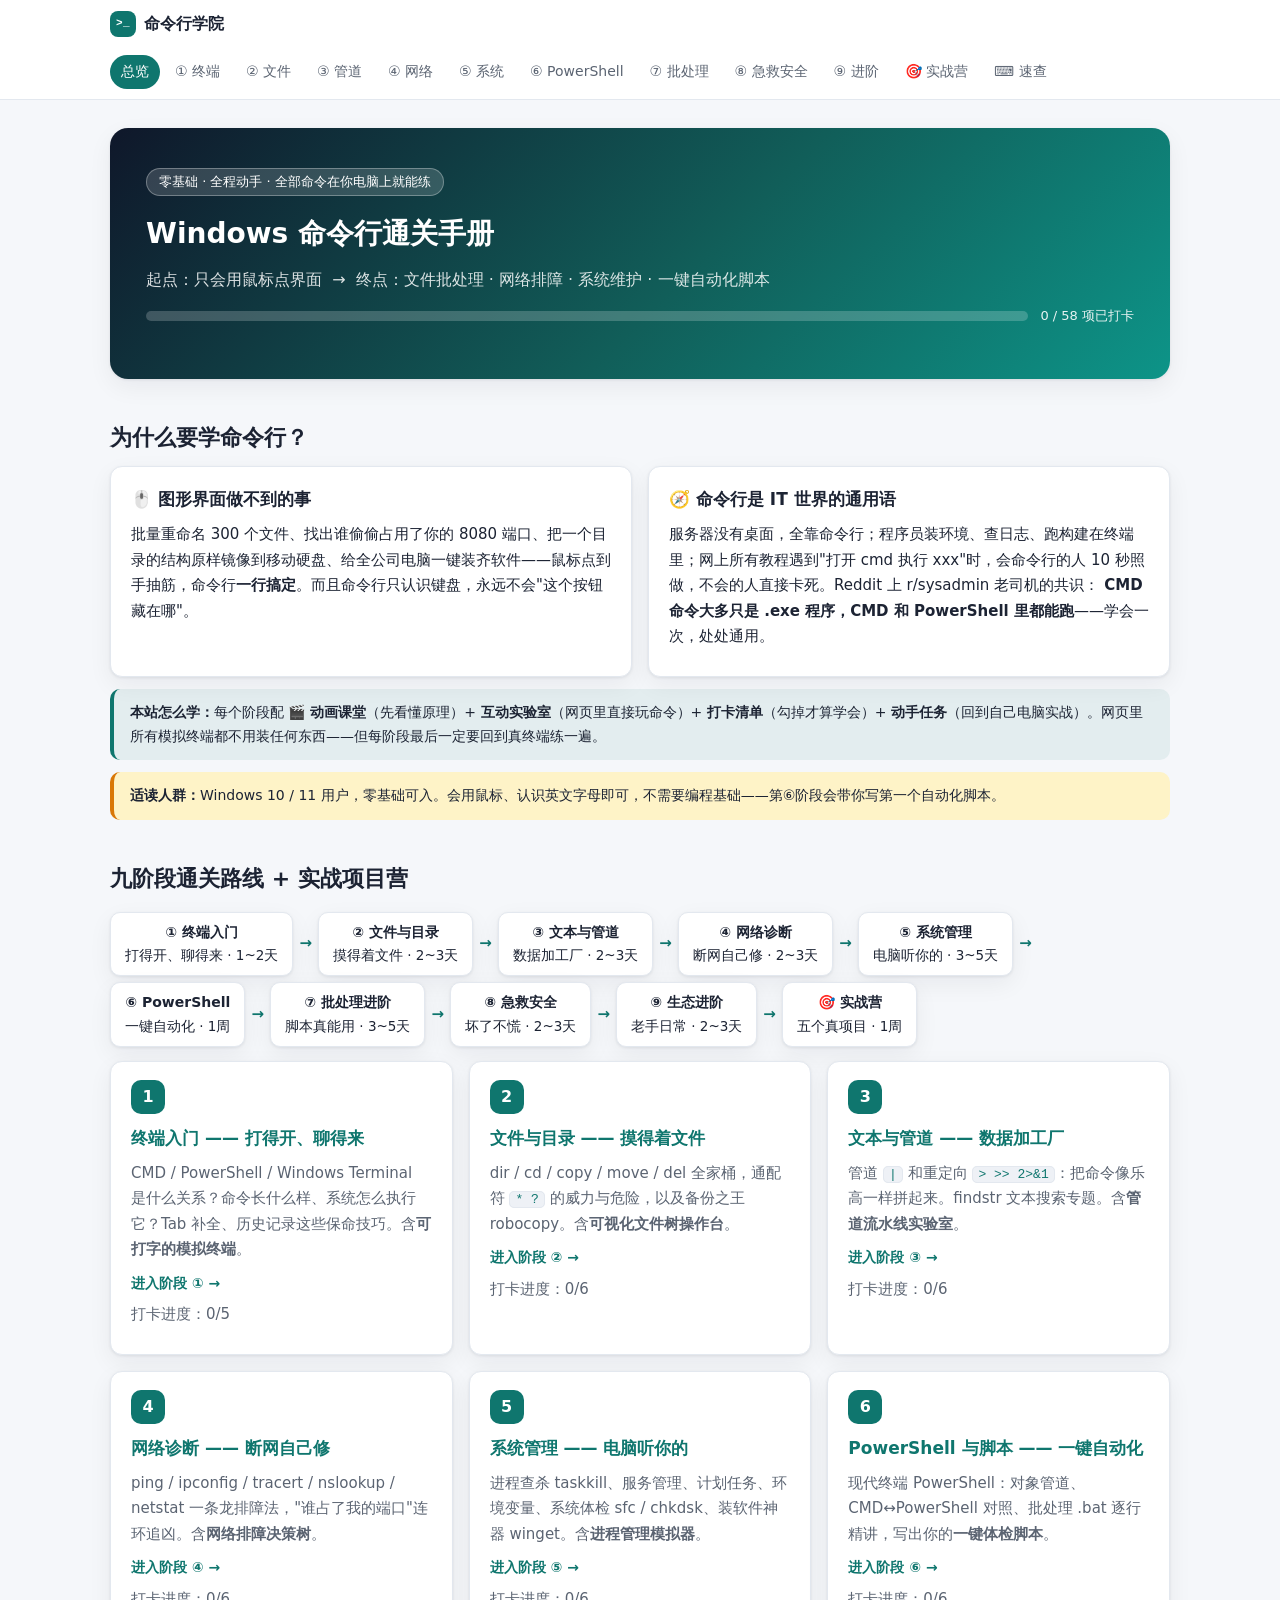
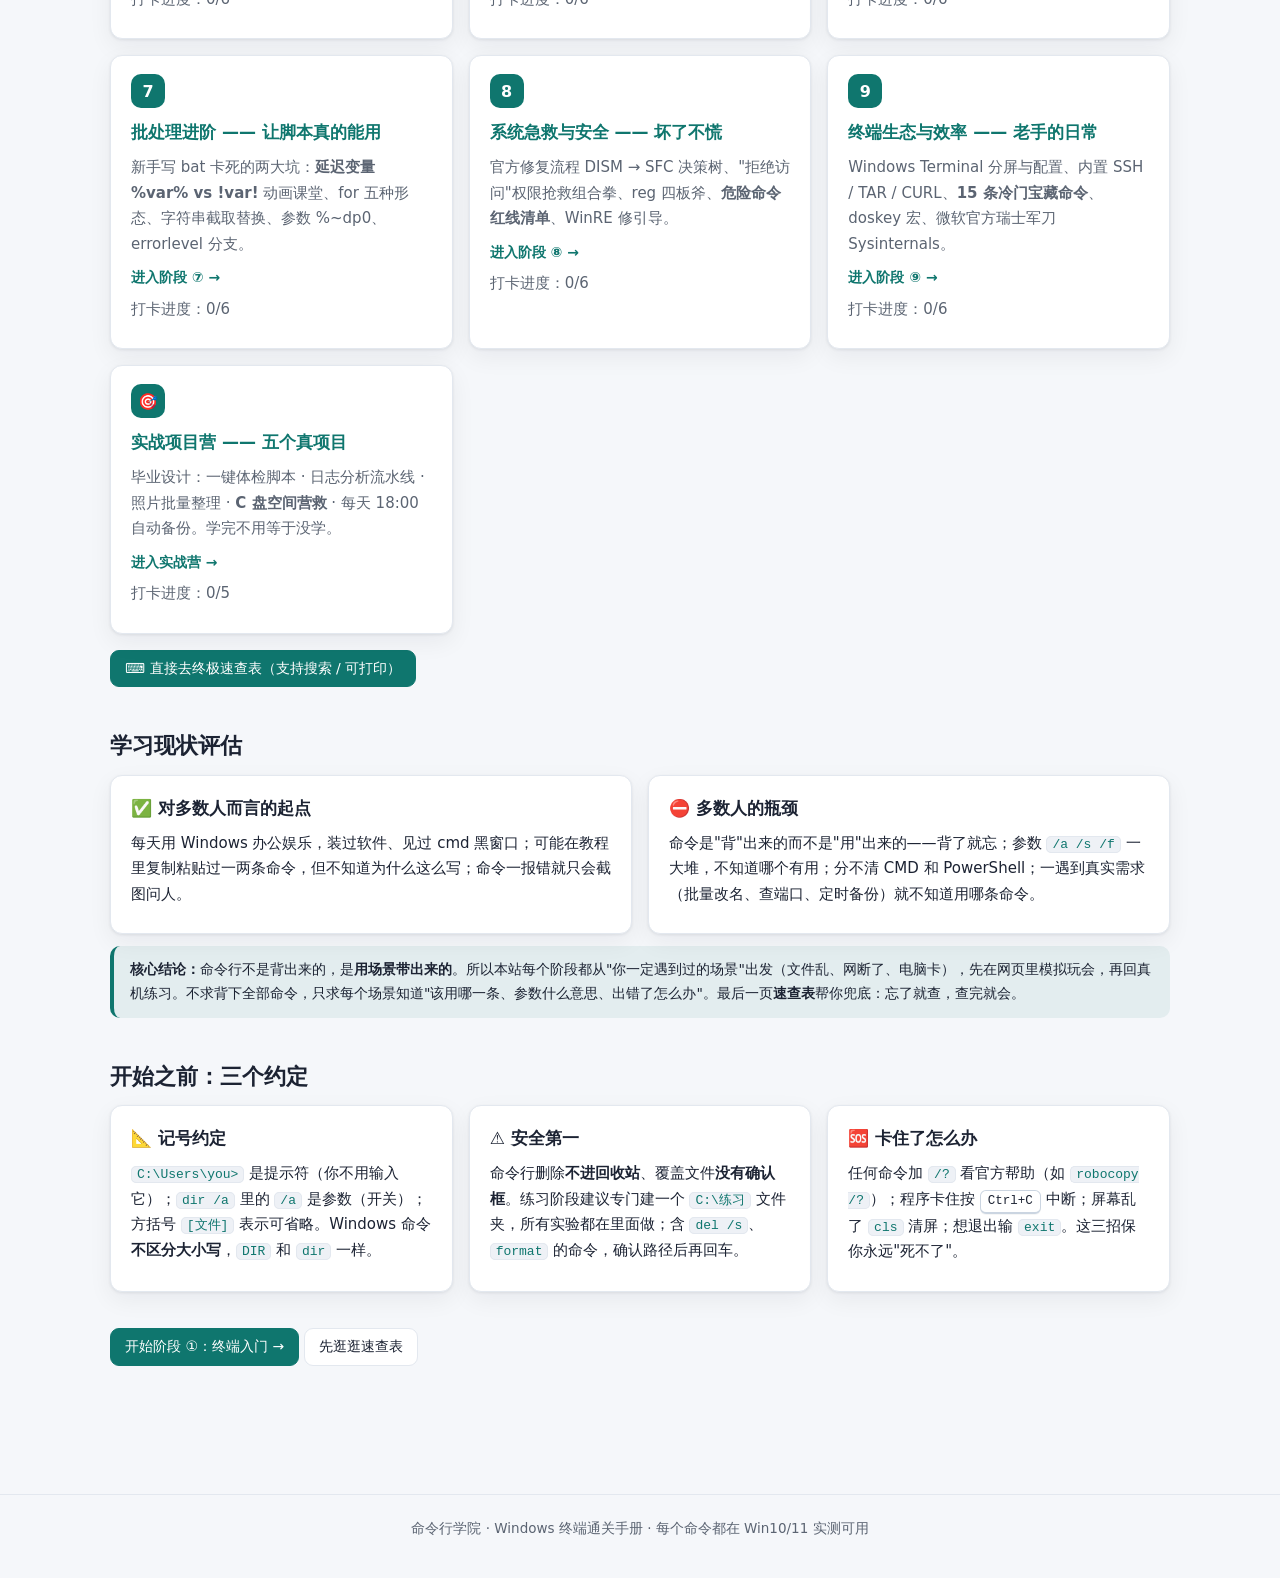
<file: index.html>
<!DOCTYPE html>
<html lang="zh-CN">
<head>
<meta charset="UTF-8">
<meta name="viewport" content="width=device-width, initial-scale=1.0">
<title>命令行学院 · Windows 终端通关手册</title>
<link rel="stylesheet" href="assets/style.css">
</head>
<body>

<header class="topbar">
  <div class="bar">
    <span class="brand"><span class="logo">&gt;_</span>命令行学院</span>
    <nav class="nav">
      <a href="index.html">总览</a>
      <a href="stage1.html">① 终端</a>
      <a href="stage2.html">② 文件</a>
      <a href="stage3.html">③ 管道</a>
      <a href="stage4.html">④ 网络</a>
      <a href="stage5.html">⑤ 系统</a>
      <a href="stage6.html">⑥ PowerShell</a>
      <a href="stage7.html">⑦ 批处理</a>
      <a href="stage8.html">⑧ 急救安全</a>
      <a href="stage9.html">⑨ 进阶</a>
      <a href="projects.html">🎯 实战营</a>
      <a href="cheatsheet.html">⌨ 速查</a>
    </nav>
  </div>
</header>

<main class="wrap">

  <section class="hero">
    <span class="tag">零基础 · 全程动手 · 全部命令在你电脑上就能练</span>
    <h1>Windows 命令行通关手册</h1>
    <p class="lead">起点：只会用鼠标点界面&nbsp;&nbsp;→&nbsp;&nbsp;终点：文件批处理 · 网络排障 · 系统维护 · 一键自动化脚本</p>
    <div class="pwrap">
      <div class="progress"><div class="fill" data-progress-bar="all"></div></div>
      <span class="plabel" data-progress-label="all">0 / 58 项已打卡</span>
    </div>
  </section>

  <section class="section">
    <h2>为什么要学命令行？</h2>
    <div class="grid g2">
      <div class="card">
        <h3>🖱️ 图形界面做不到的事</h3>
        <p>批量重命名 300 个文件、找出谁偷偷占用了你的 8080 端口、把一个目录的结构原样镜像到移动硬盘、给全公司电脑一键装齐软件——鼠标点到手抽筋，命令行<b>一行搞定</b>。而且命令行只认识键盘，永远不会"这个按钮藏在哪"。</p>
      </div>
      <div class="card">
        <h3>🧭 命令行是 IT 世界的通用语</h3>
        <p>服务器没有桌面，全靠命令行；程序员装环境、查日志、跑构建在终端里；网上所有教程遇到"打开 cmd 执行 xxx"时，会命令行的人 10 秒照做，不会的人直接卡死。Reddit 上 r/sysadmin 老司机的共识：<b> CMD 命令大多只是 .exe 程序，CMD 和 PowerShell 里都能跑</b>——学会一次，处处通用。</p>
      </div>
    </div>
    <div class="callout info">
      <b>本站怎么学：</b>每个阶段配 <b>🎬 动画课堂</b>（先看懂原理）+ <b>互动实验室</b>（网页里直接玩命令）+ <b>打卡清单</b>（勾掉才算学会）+ <b>动手任务</b>（回到自己电脑实战）。网页里所有模拟终端都不用装任何东西——但每阶段最后一定要回到真终端练一遍。
    </div>
    <div class="callout warn">
      <b>适读人群：</b>Windows 10 / 11 用户，零基础可入。会用鼠标、认识英文字母即可，不需要编程基础——第⑥阶段会带你写第一个自动化脚本。
    </div>
  </section>

  <section class="section">
    <h2>九阶段通关路线 + 实战项目营</h2>
    <div class="flow">
      <span class="fnode"><b>① 终端入门</b>打得开、聊得来 · 1~2天</span><span class="farrow">→</span>
      <span class="fnode"><b>② 文件与目录</b>摸得着文件 · 2~3天</span><span class="farrow">→</span>
      <span class="fnode"><b>③ 文本与管道</b>数据加工厂 · 2~3天</span><span class="farrow">→</span>
      <span class="fnode"><b>④ 网络诊断</b>断网自己修 · 2~3天</span><span class="farrow">→</span>
      <span class="fnode"><b>⑤ 系统管理</b>电脑听你的 · 3~5天</span><span class="farrow">→</span>
      <span class="fnode"><b>⑥ PowerShell</b>一键自动化 · 1周</span><span class="farrow">→</span>
      <span class="fnode"><b>⑦ 批处理进阶</b>脚本真能用 · 3~5天</span><span class="farrow">→</span>
      <span class="fnode"><b>⑧ 急救安全</b>坏了不慌 · 2~3天</span><span class="farrow">→</span>
      <span class="fnode"><b>⑨ 生态进阶</b>老手日常 · 2~3天</span><span class="farrow">→</span>
      <span class="fnode"><b>🎯 实战营</b>五个真项目 · 1周</span>
    </div>
    <div class="grid g3">
      <a class="card stagecard" href="stage1.html">
        <span class="num">1</span>
        <h3>终端入门 —— 打得开、聊得来</h3>
        <p class="muted">CMD / PowerShell / Windows Terminal 是什么关系？命令长什么样、系统怎么执行它？Tab 补全、历史记录这些保命技巧。含<b>可打字的模拟终端</b>。</p>
        <span class="go">进入阶段 ① →</span>
        <p class="muted" style="margin-top:6px">打卡进度：<span data-stage-progress="1">0/5</span></p>
      </a>
      <a class="card stagecard" href="stage2.html">
        <span class="num">2</span>
        <h3>文件与目录 —— 摸得着文件</h3>
        <p class="muted">dir / cd / copy / move / del 全家桶，通配符 <code class="inline">* ?</code> 的威力与危险，以及备份之王 robocopy。含<b>可视化文件树操作台</b>。</p>
        <span class="go">进入阶段 ② →</span>
        <p class="muted" style="margin-top:6px">打卡进度：<span data-stage-progress="2">0/6</span></p>
      </a>
      <a class="card stagecard" href="stage3.html">
        <span class="num">3</span>
        <h3>文本与管道 —— 数据加工厂</h3>
        <p class="muted">管道 <code class="inline">|</code> 和重定向 <code class="inline">&gt; &gt;&gt; 2&gt;&amp;1</code>：把命令像乐高一样拼起来。findstr 文本搜索专题。含<b>管道流水线实验室</b>。</p>
        <span class="go">进入阶段 ③ →</span>
        <p class="muted" style="margin-top:6px">打卡进度：<span data-stage-progress="3">0/6</span></p>
      </a>
      <a class="card stagecard" href="stage4.html">
        <span class="num">4</span>
        <h3>网络诊断 —— 断网自己修</h3>
        <p class="muted">ping / ipconfig / tracert / nslookup / netstat 一条龙排障法，"谁占了我的端口"连环追凶。含<b>网络排障决策树</b>。</p>
        <span class="go">进入阶段 ④ →</span>
        <p class="muted" style="margin-top:6px">打卡进度：<span data-stage-progress="4">0/6</span></p>
      </a>
      <a class="card stagecard" href="stage5.html">
        <span class="num">5</span>
        <h3>系统管理 —— 电脑听你的</h3>
        <p class="muted">进程查杀 taskkill、服务管理、计划任务、环境变量、系统体检 sfc / chkdsk、装软件神器 winget。含<b>进程管理模拟器</b>。</p>
        <span class="go">进入阶段 ⑤ →</span>
        <p class="muted" style="margin-top:6px">打卡进度：<span data-stage-progress="5">0/6</span></p>
      </a>
      <a class="card stagecard" href="stage6.html">
        <span class="num">6</span>
        <h3>PowerShell 与脚本 —— 一键自动化</h3>
        <p class="muted">现代终端 PowerShell：对象管道、CMD↔PowerShell 对照、批处理 .bat 逐行精讲，写出你的<b>一键体检脚本</b>。</p>
        <span class="go">进入阶段 ⑥ →</span>
        <p class="muted" style="margin-top:6px">打卡进度：<span data-stage-progress="6">0/6</span></p>
      </a>
      <a class="card stagecard" href="stage7.html">
        <span class="num">7</span>
        <h3>批处理进阶 —— 让脚本真的能用</h3>
        <p class="muted">新手写 bat 卡死的两大坑：<b>延迟变量 %var% vs !var!</b> 动画课堂、for 五种形态、字符串截取替换、参数 %~dp0、errorlevel 分支。</p>
        <span class="go">进入阶段 ⑦ →</span>
        <p class="muted" style="margin-top:6px">打卡进度：<span data-stage-progress="7">0/6</span></p>
      </a>
      <a class="card stagecard" href="stage8.html">
        <span class="num">8</span>
        <h3>系统急救与安全 —— 坏了不慌</h3>
        <p class="muted">官方修复流程 DISM → SFC 决策树、"拒绝访问"权限抢救组合拳、reg 四板斧、<b>危险命令红线清单</b>、WinRE 修引导。</p>
        <span class="go">进入阶段 ⑧ →</span>
        <p class="muted" style="margin-top:6px">打卡进度：<span data-stage-progress="8">0/6</span></p>
      </a>
      <a class="card stagecard" href="stage9.html">
        <span class="num">9</span>
        <h3>终端生态与效率 —— 老手的日常</h3>
        <p class="muted">Windows Terminal 分屏与配置、内置 SSH / TAR / CURL、<b>15 条冷门宝藏命令</b>、doskey 宏、微软官方瑞士军刀 Sysinternals。</p>
        <span class="go">进入阶段 ⑨ →</span>
        <p class="muted" style="margin-top:6px">打卡进度：<span data-stage-progress="9">0/6</span></p>
      </a>
      <a class="card stagecard" href="projects.html">
        <span class="num">🎯</span>
        <h3>实战项目营 —— 五个真项目</h3>
        <p class="muted">毕业设计：一键体检脚本 · 日志分析流水线 · 照片批量整理 · <b>C 盘空间营救</b> · 每天 18:00 自动备份。学完不用等于没学。</p>
        <span class="go">进入实战营 →</span>
        <p class="muted" style="margin-top:6px">打卡进度：<span data-stage-progress="10">0/5</span></p>
      </a>
    </div>
    <p style="margin-top:16px">
      <a class="btn primary" href="cheatsheet.html">⌨ 直接去终极速查表（支持搜索 / 可打印）</a>
    </p>
  </section>

  <section class="section">
    <h2>学习现状评估</h2>
    <div class="grid g2">
      <div class="card">
        <h3>✅ 对多数人而言的起点</h3>
        <p>每天用 Windows 办公娱乐，装过软件、见过 cmd 黑窗口；可能在教程里复制粘贴过一两条命令，但不知道为什么这么写；命令一报错就只会截图问人。</p>
      </div>
      <div class="card">
        <h3>⛔ 多数人的瓶颈</h3>
        <p>命令是"背"出来的而不是"用"出来的——背了就忘；参数 <code class="inline">/a /s /f</code> 一大堆，不知道哪个有用；分不清 CMD 和 PowerShell；一遇到真实需求（批量改名、查端口、定时备份）就不知道用哪条命令。</p>
      </div>
    </div>
    <div class="callout info">
      <b>核心结论：</b>命令行不是背出来的，是<b>用场景带出来的</b>。所以本站每个阶段都从"你一定遇到过的场景"出发（文件乱、网断了、电脑卡），先在网页里模拟玩会，再回真机练习。不求背下全部命令，只求每个场景知道"该用哪一条、参数什么意思、出错了怎么办"。最后一页<b>速查表</b>帮你兜底：忘了就查，查完就会。
    </div>
  </section>

  <section class="section">
    <h2>开始之前：三个约定</h2>
    <div class="grid g3">
      <div class="card">
        <h3>📐 记号约定</h3>
        <p><code class="inline">C:\Users\you&gt;</code> 是提示符（你不用输入它）；<code class="inline">dir /a</code> 里的 <code class="inline">/a</code> 是参数（开关）；方括号 <code class="inline">[文件]</code> 表示可省略。Windows 命令<b>不区分大小写</b>，<code class="inline">DIR</code> 和 <code class="inline">dir</code> 一样。</p>
      </div>
      <div class="card">
        <h3>⚠️ 安全第一</h3>
        <p>命令行删除<b>不进回收站</b>、覆盖文件<b>没有确认框</b>。练习阶段建议专门建一个 <code class="inline">C:\练习</code> 文件夹，所有实验都在里面做；含 <code class="inline">del /s</code>、<code class="inline">format</code> 的命令，确认路径后再回车。</p>
      </div>
      <div class="card">
        <h3>🆘 卡住了怎么办</h3>
        <p>任何命令加 <code class="inline">/?</code> 看官方帮助（如 <code class="inline">robocopy /?</code>）；程序卡住按 <kbd class="kbd">Ctrl+C</kbd> 中断；屏幕乱了 <code class="inline">cls</code> 清屏；想退出输 <code class="inline">exit</code>。这三招保你永远"死不了"。</p>
      </div>
    </div>
  </section>

  <p style="margin-top:36px">
    <a class="btn primary" href="stage1.html">开始阶段 ①：终端入门 →</a>
    <a class="btn" href="cheatsheet.html">先逛逛速查表</a>
  </p>
</main>

<footer class="foot">命令行学院 · Windows 终端通关手册 · 每个命令都在 Win10/11 实测可用</footer>
<script src="assets/app.js"></script>
<script src="assets/guard.js"></script>
</body>
</html>
</file>
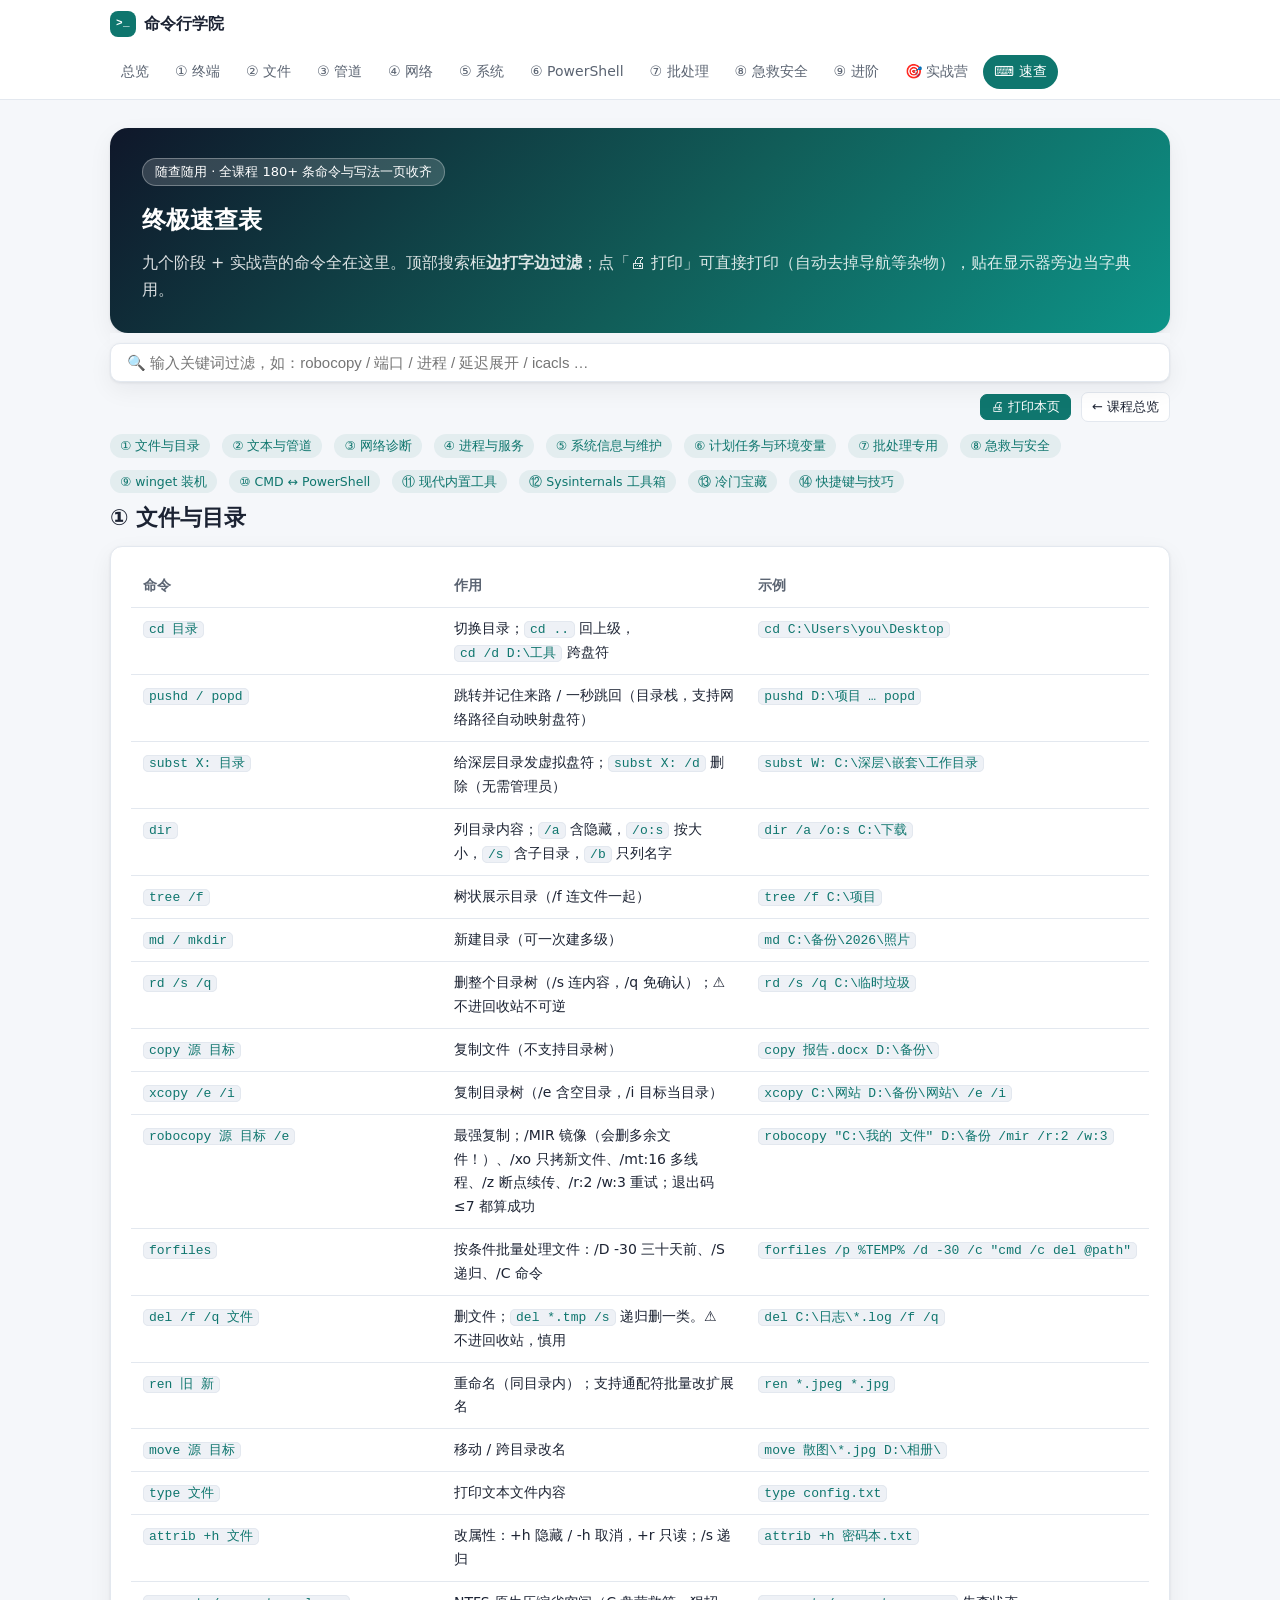
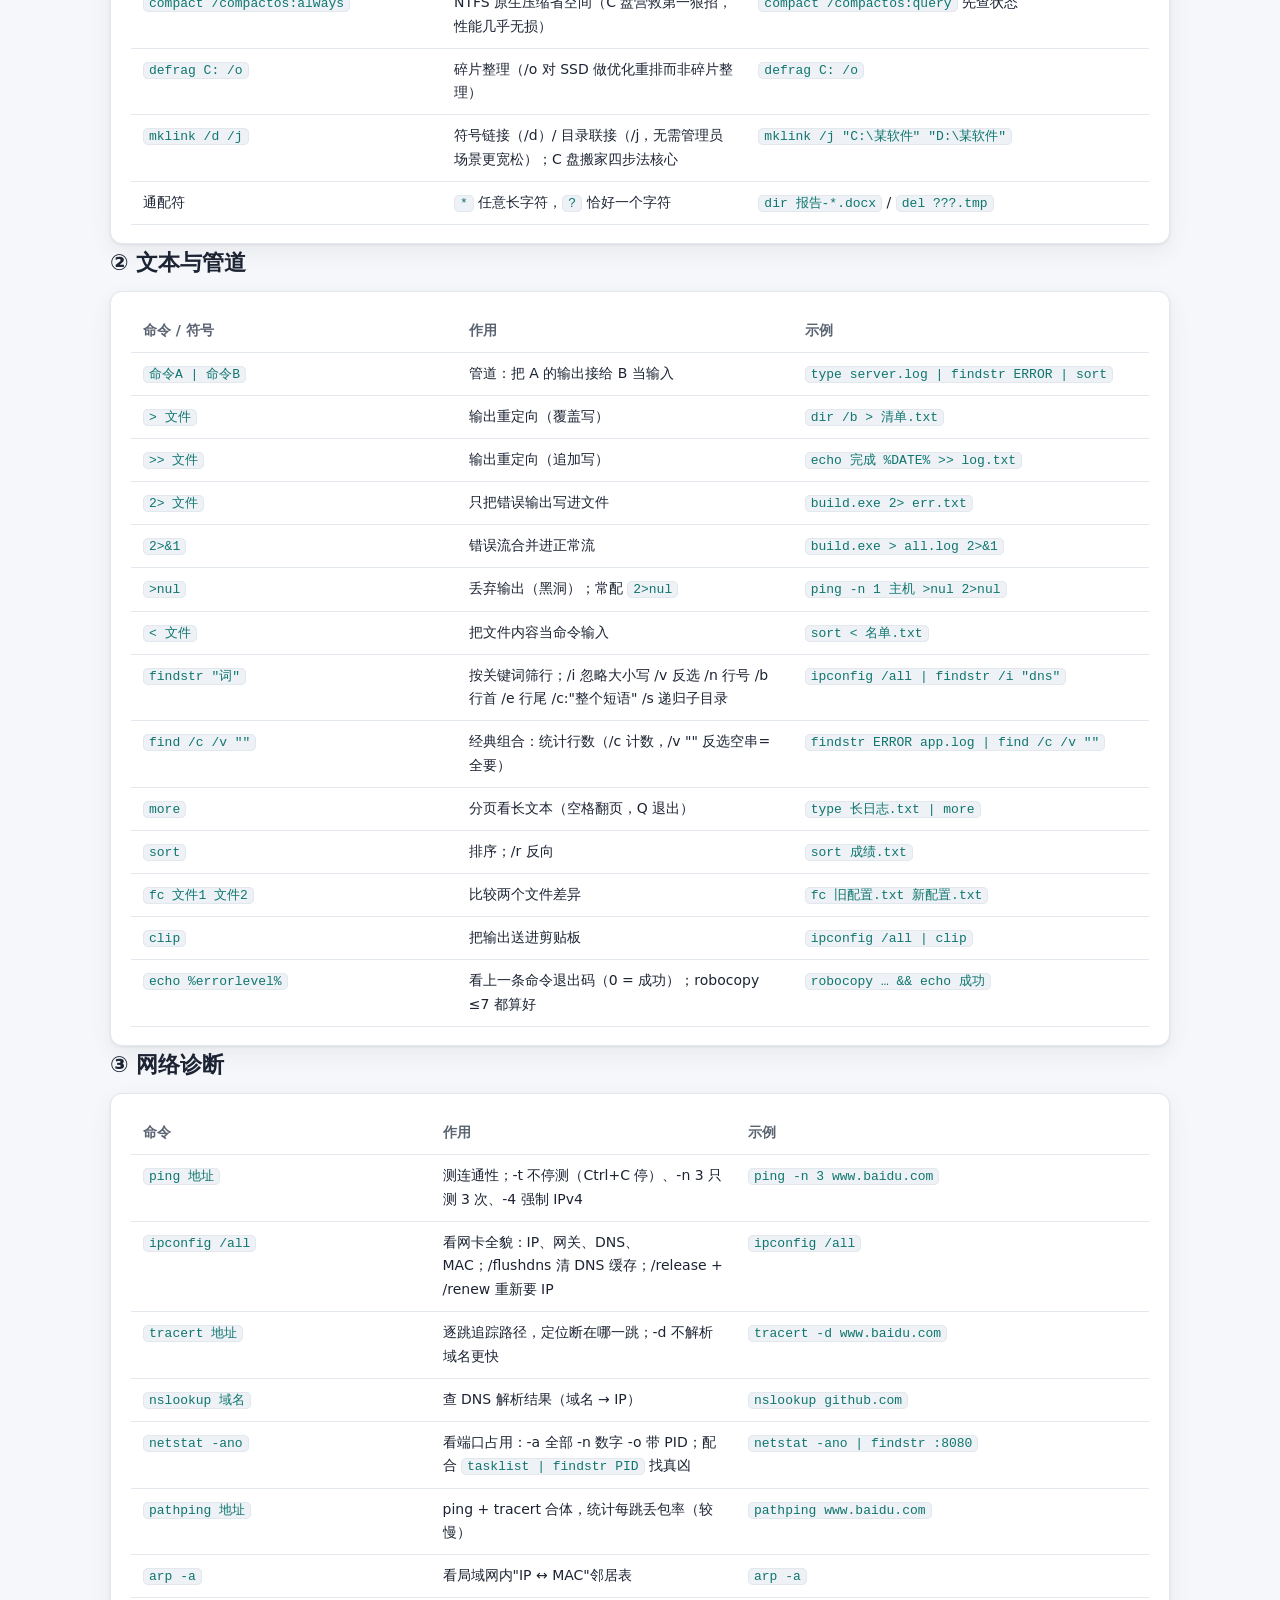
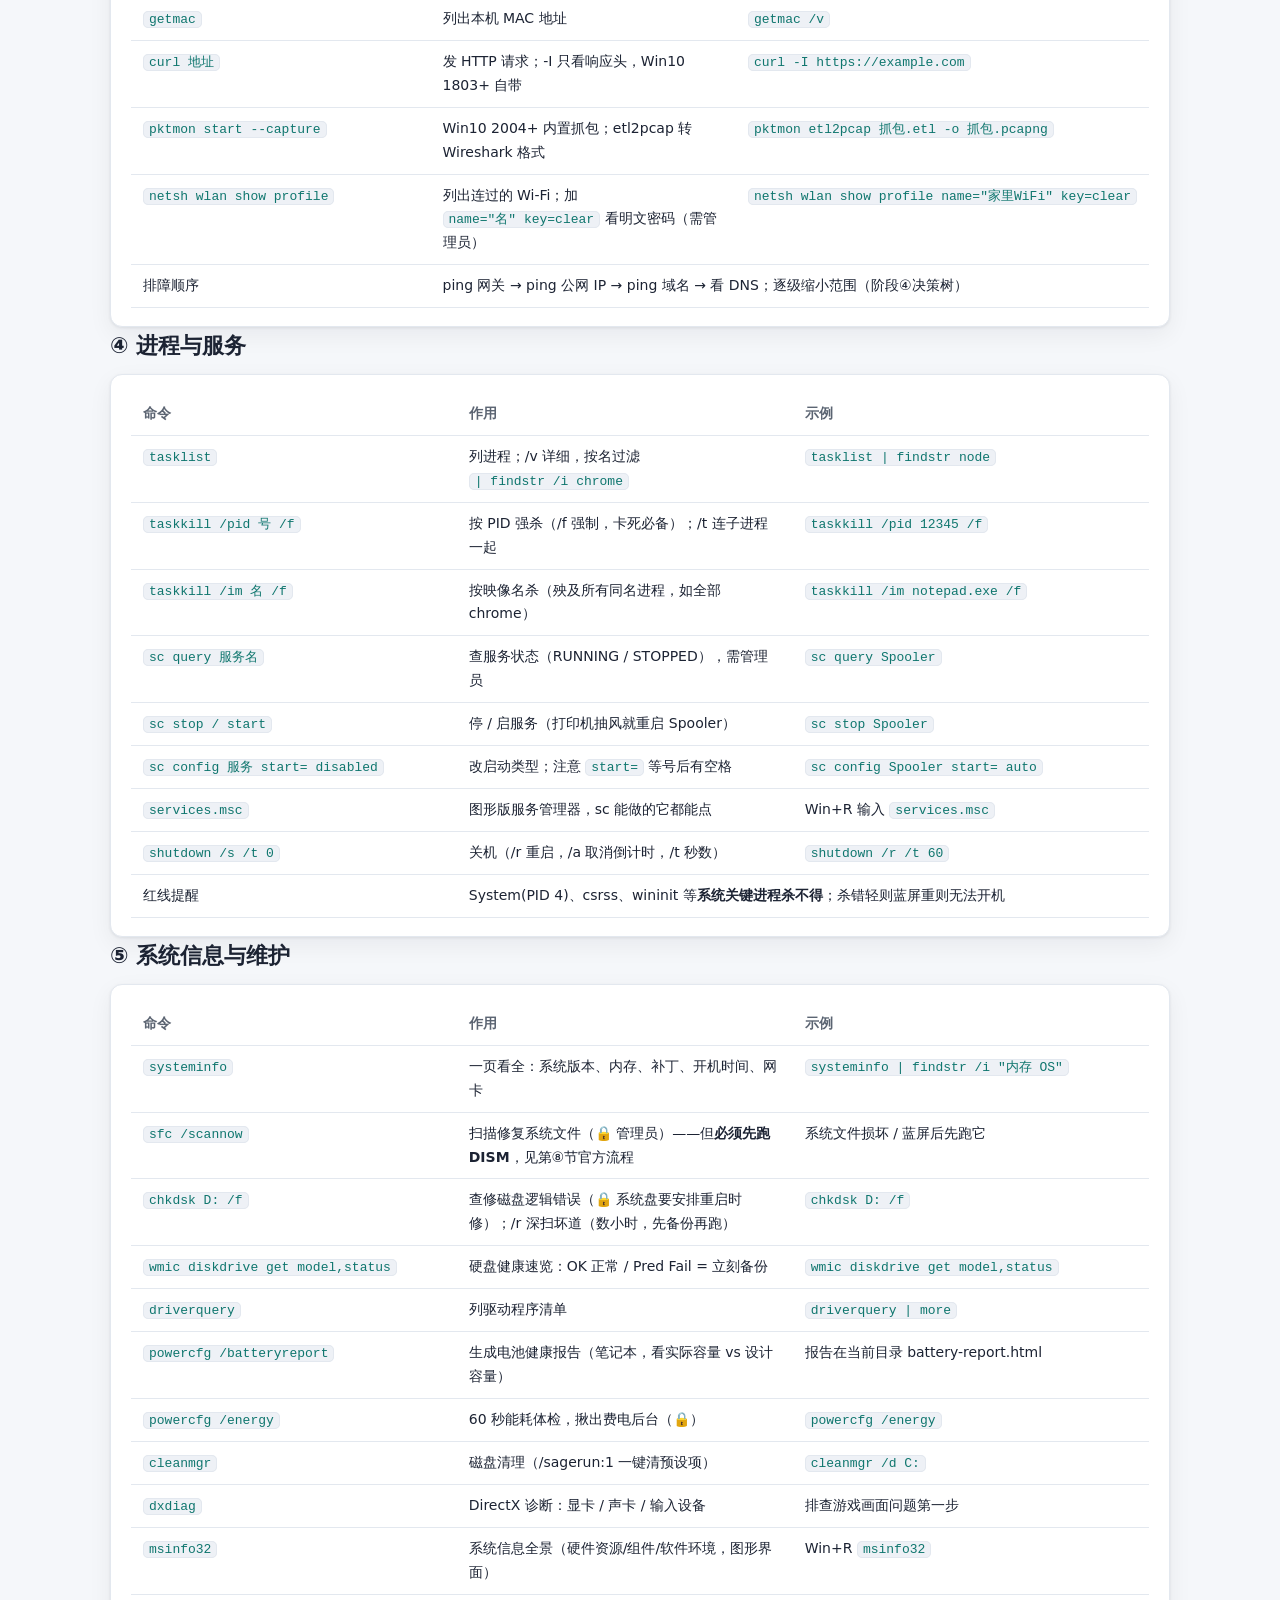
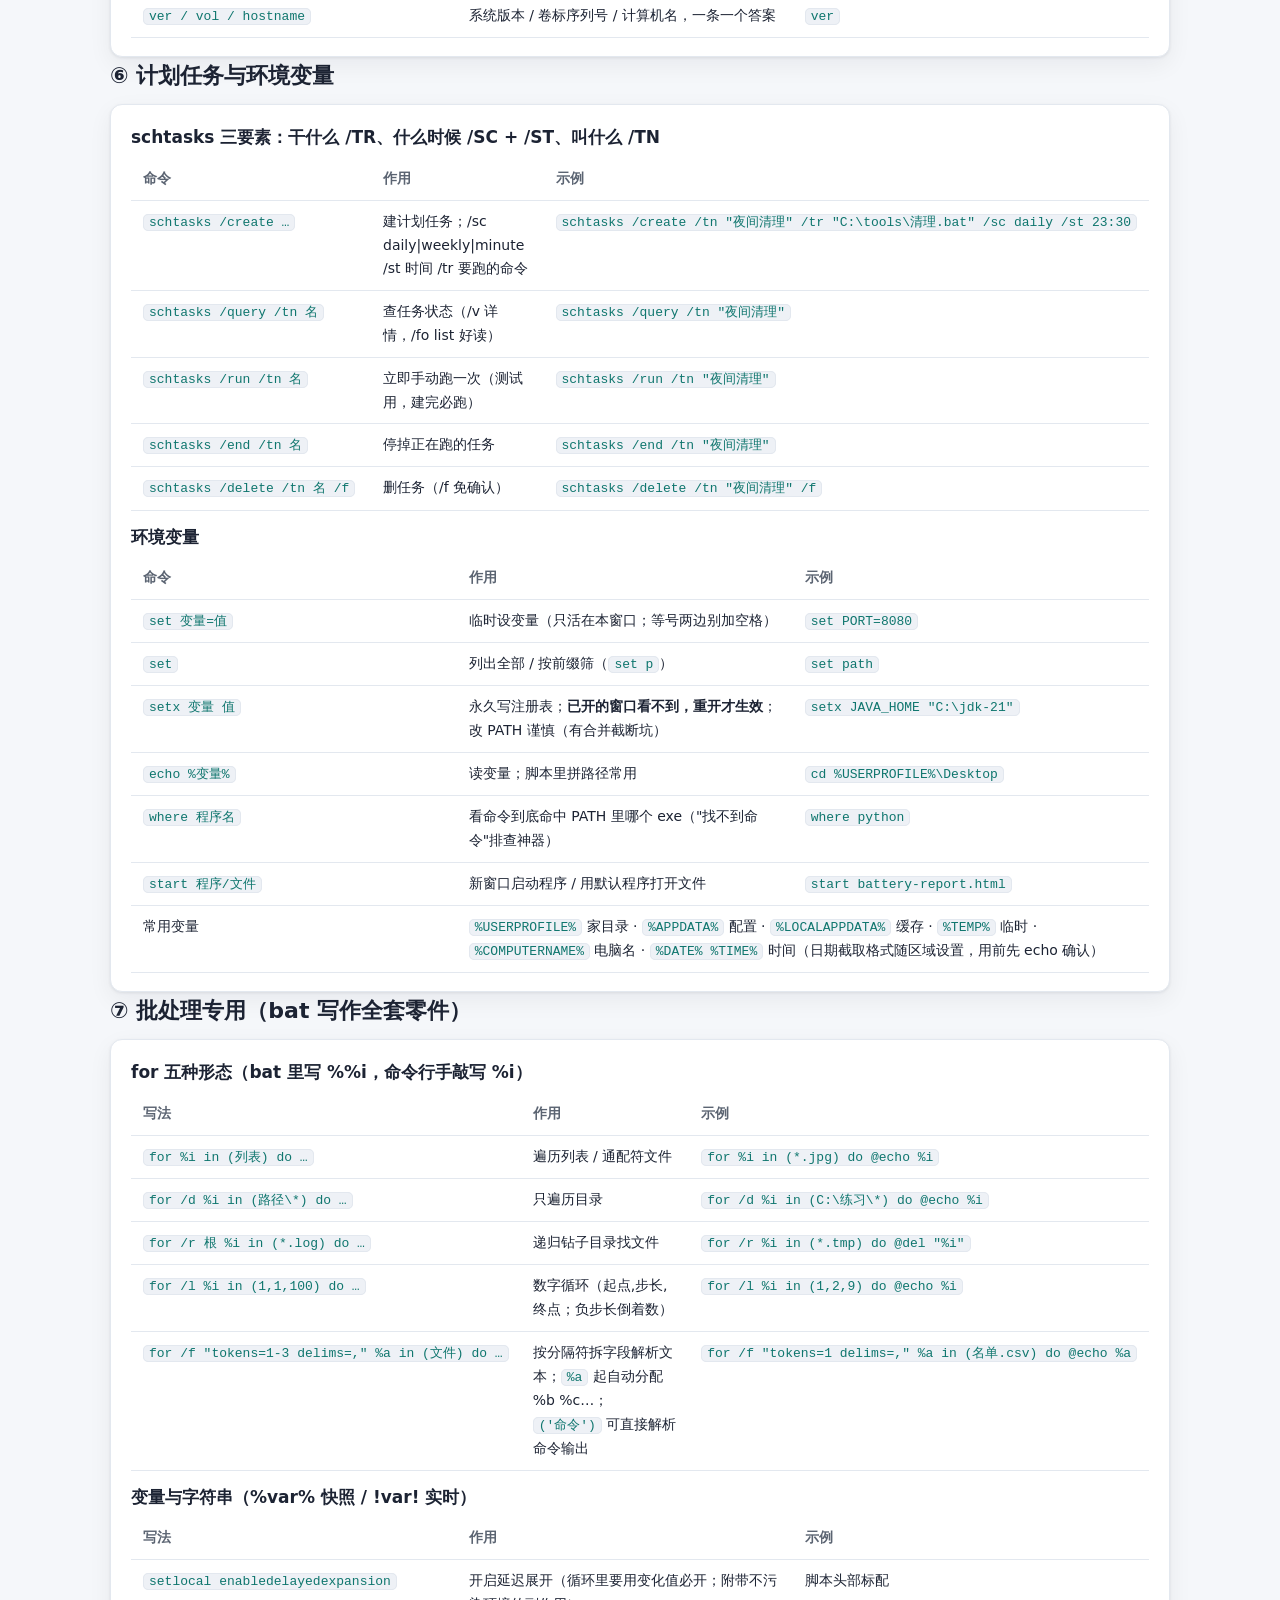
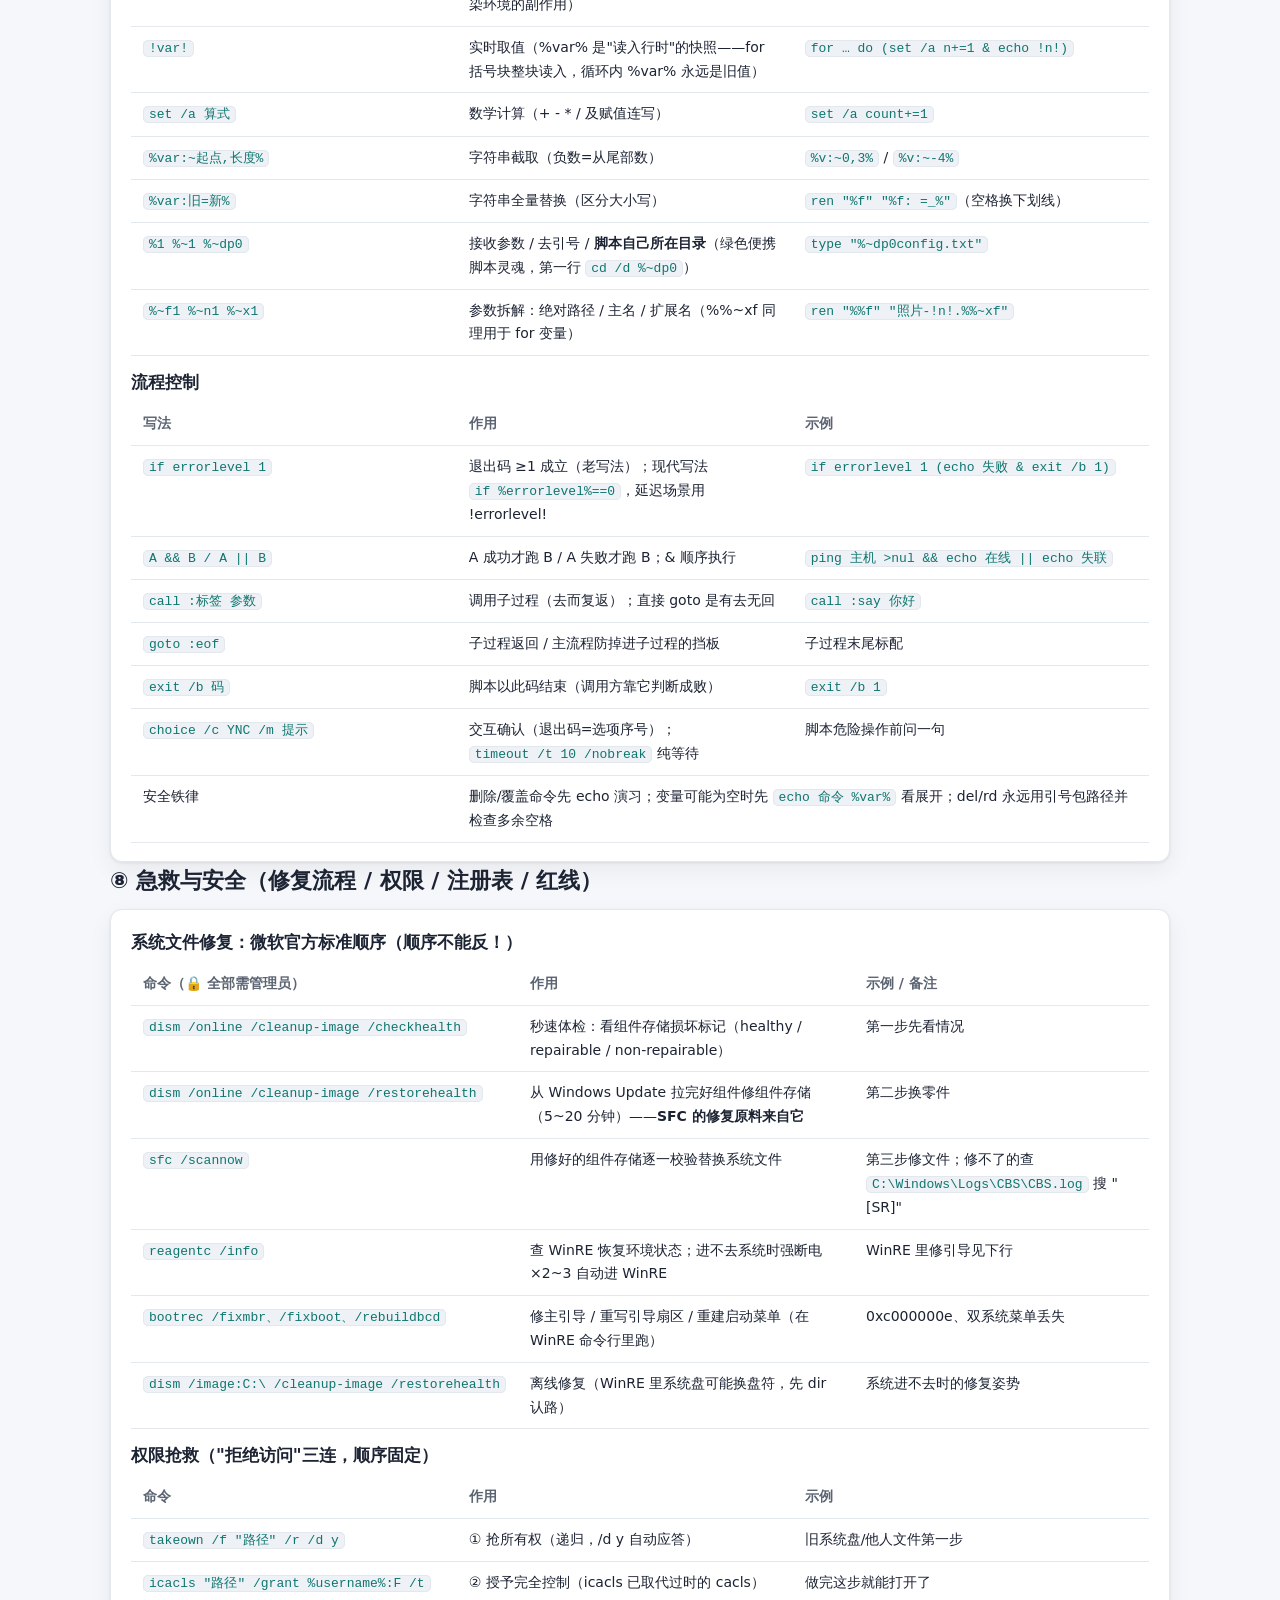
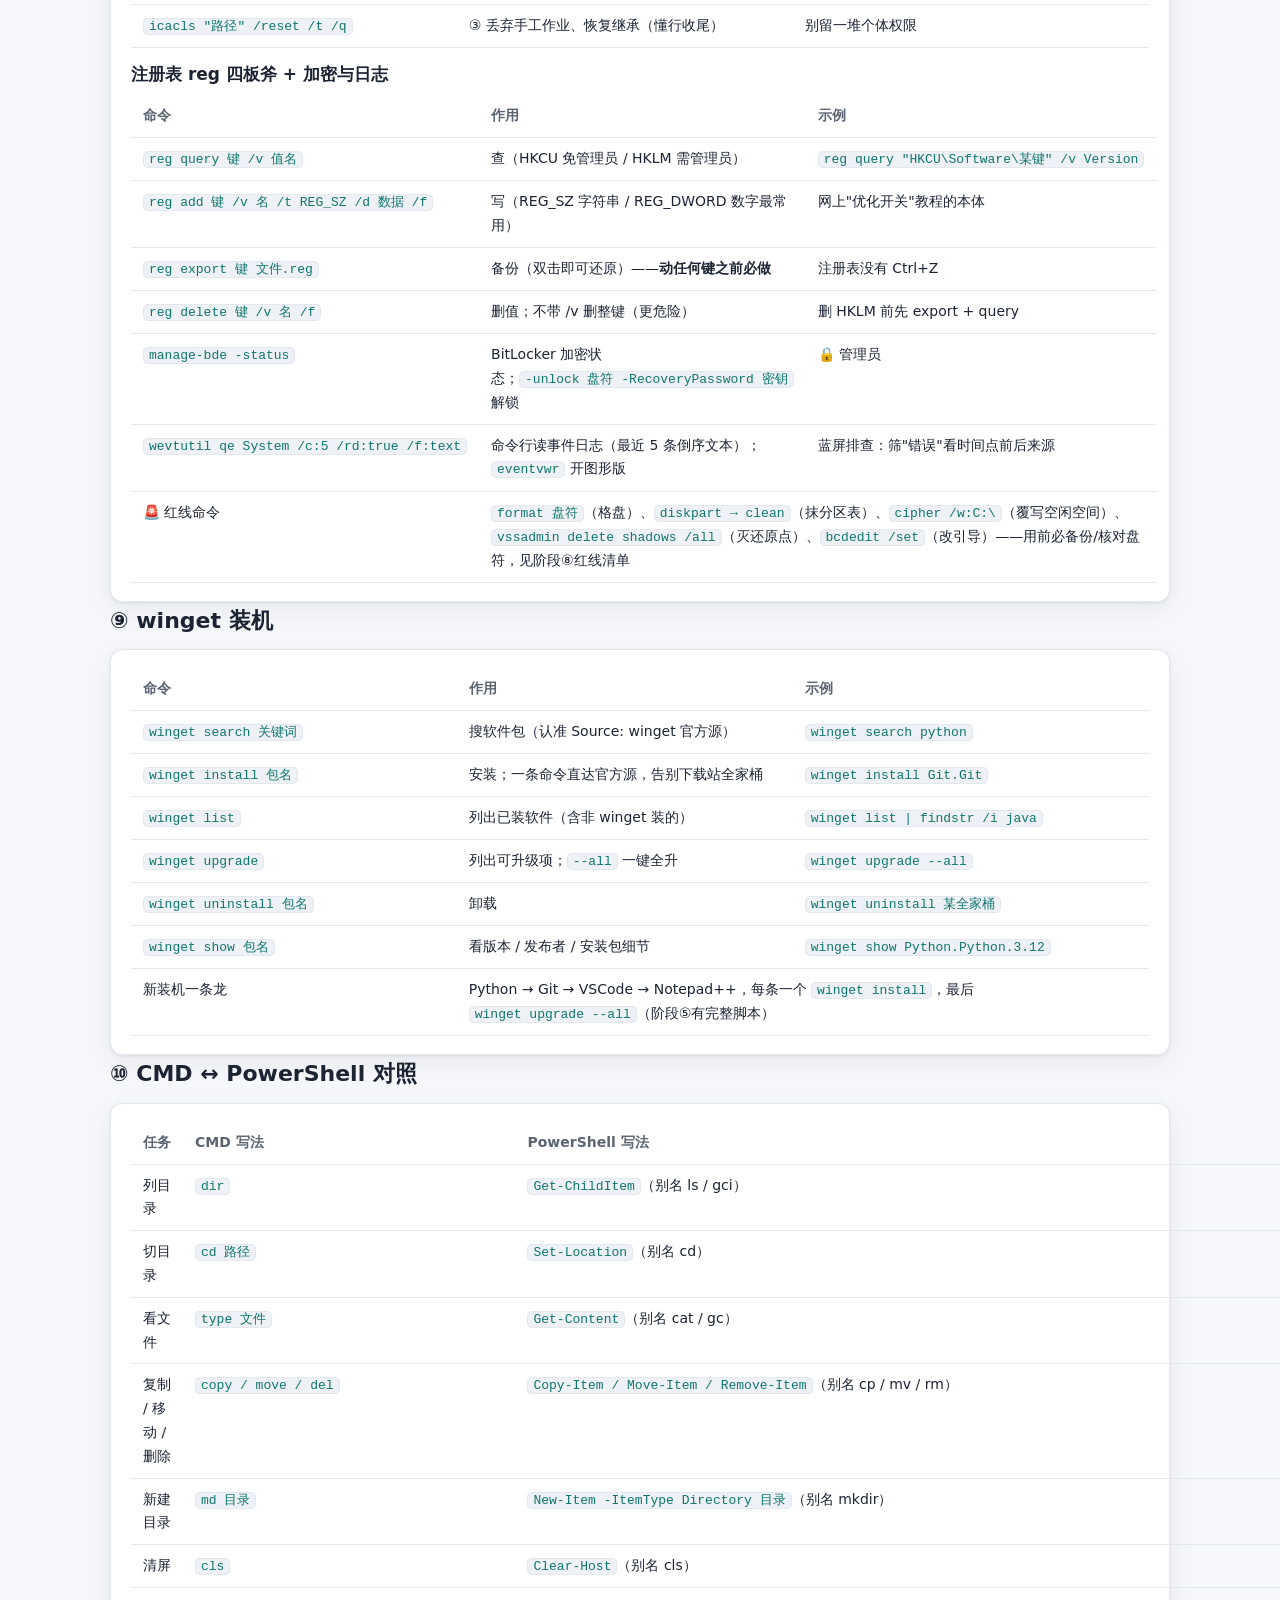
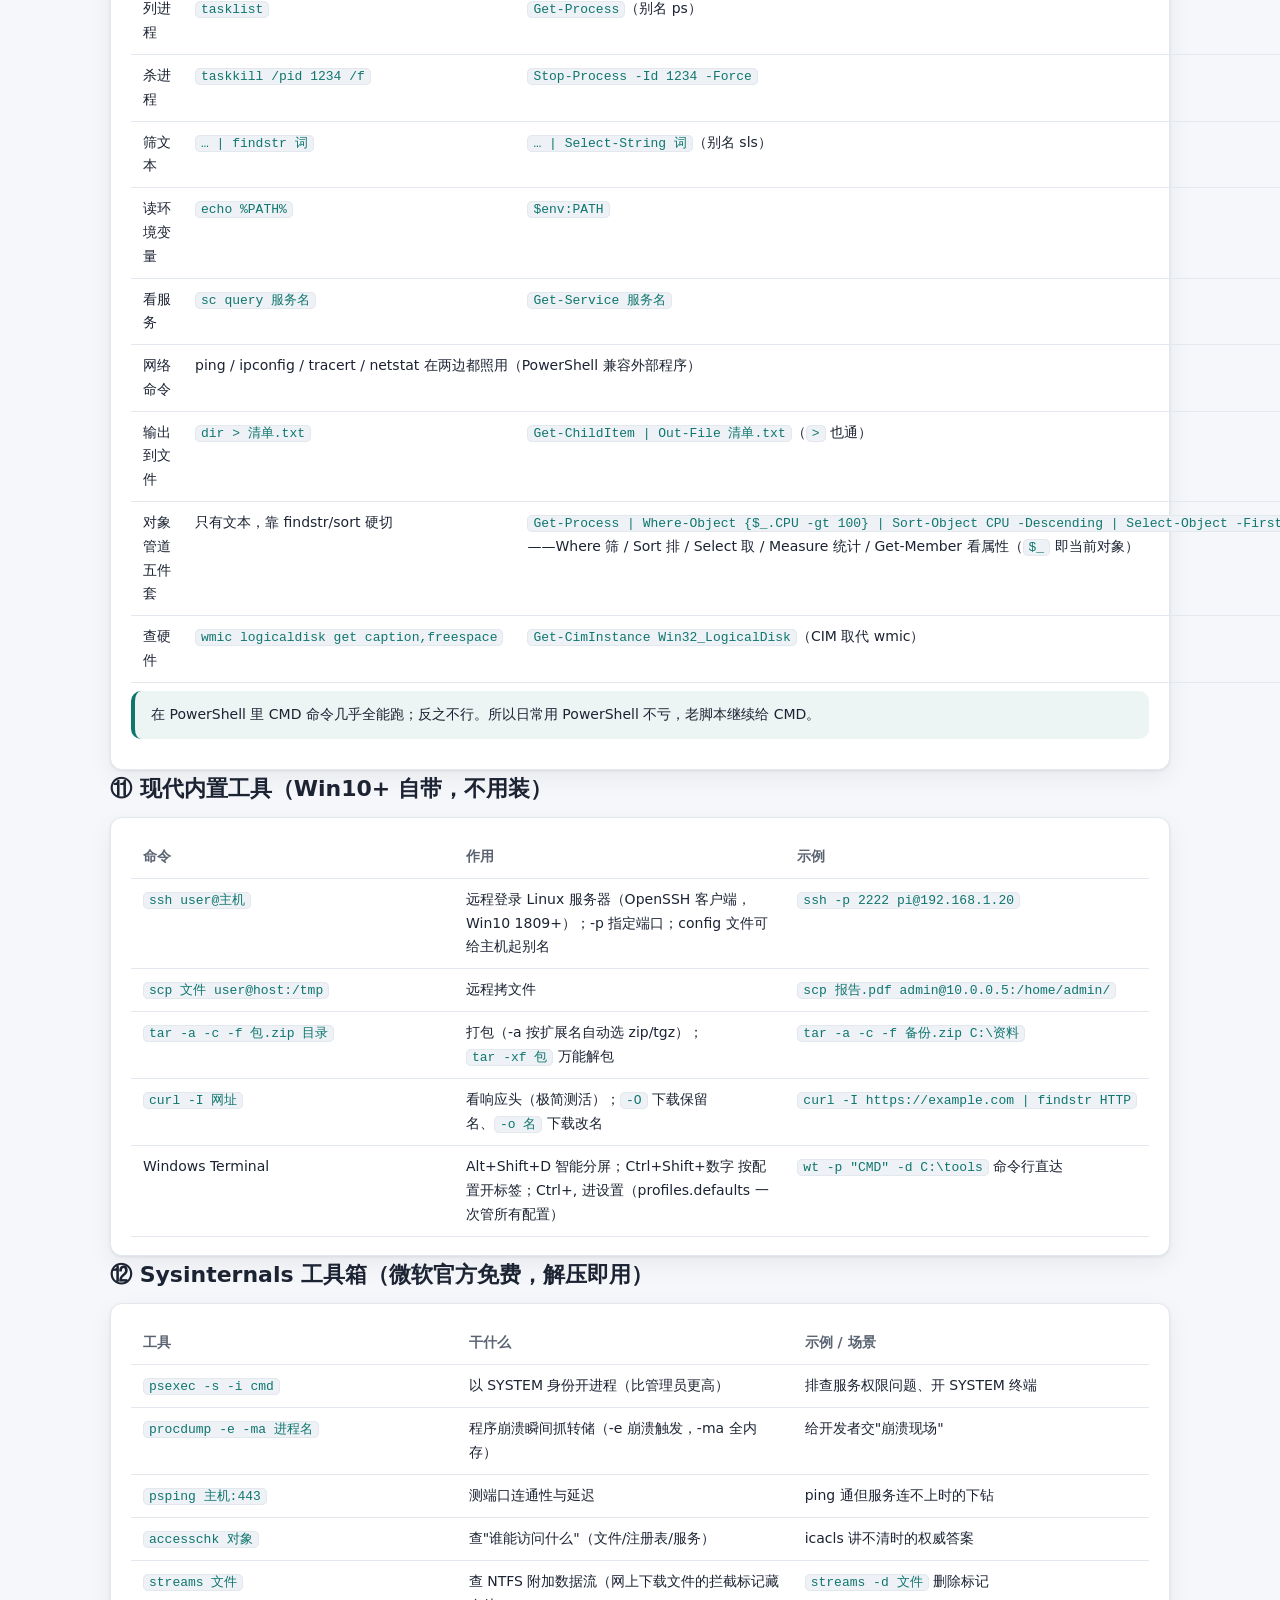
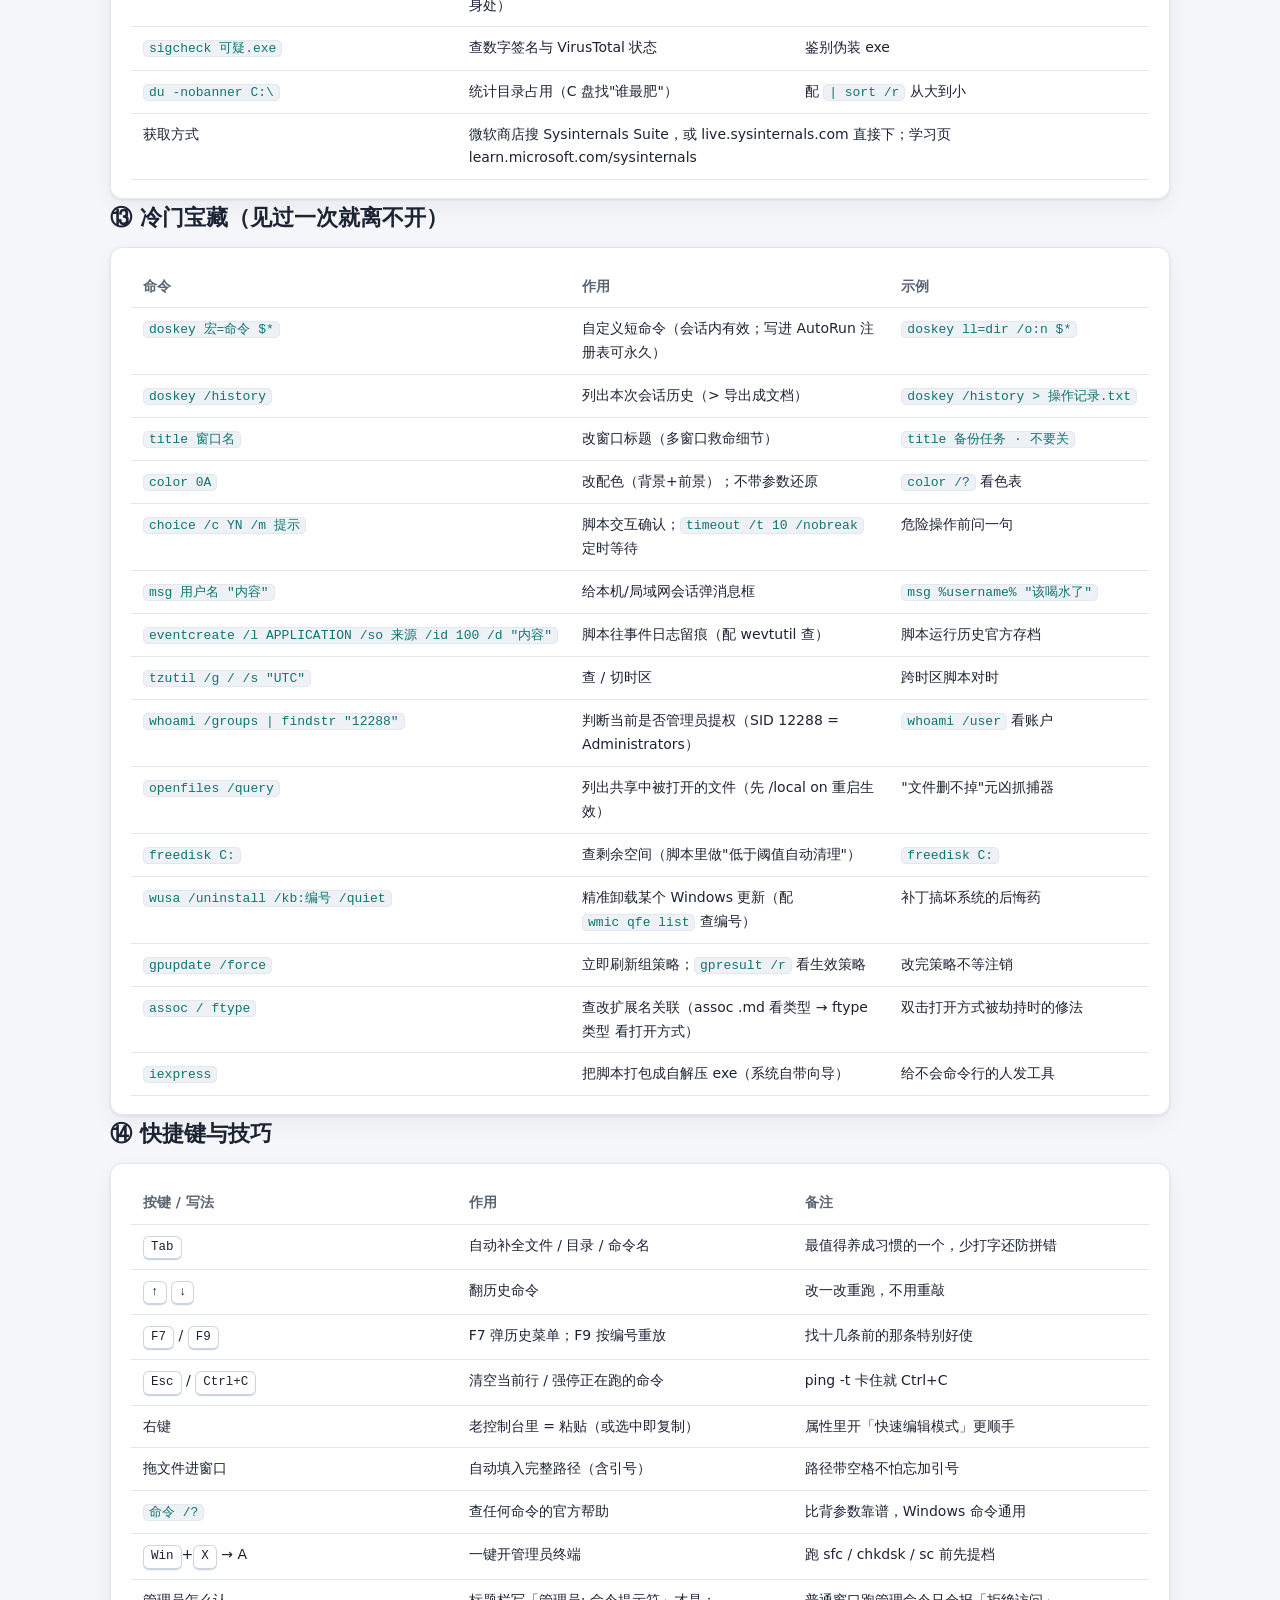
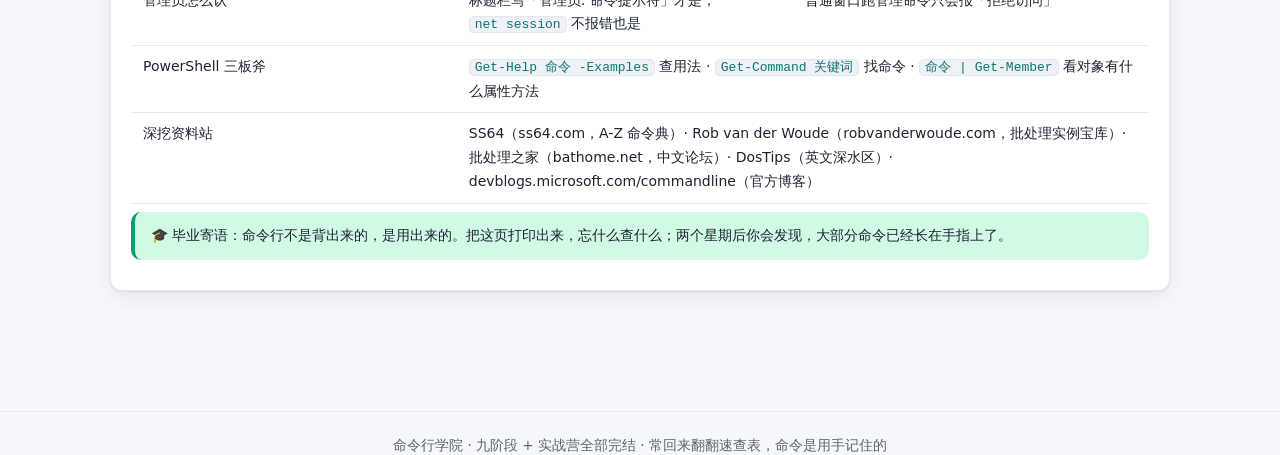
<file: cheatsheet.html>
<!DOCTYPE html>
<html lang="zh-CN">
<head>
<meta charset="UTF-8">
<meta name="viewport" content="width=device-width, initial-scale=1.0">
<title>终极速查表 · 命令行学院</title>
<link rel="stylesheet" href="assets/style.css">
</head>
<body>

<header class="topbar">
  <div class="bar">
    <span class="brand"><span class="logo">&gt;_</span>命令行学院</span>
    <nav class="nav">
      <a href="index.html">总览</a>
      <a href="stage1.html">① 终端</a>
      <a href="stage2.html">② 文件</a>
      <a href="stage3.html">③ 管道</a>
      <a href="stage4.html">④ 网络</a>
      <a href="stage5.html">⑤ 系统</a>
      <a href="stage6.html">⑥ PowerShell</a>
      <a href="stage7.html">⑦ 批处理</a>
      <a href="stage8.html">⑧ 急救安全</a>
      <a href="stage9.html">⑨ 进阶</a>
      <a href="projects.html">🎯 实战营</a>
      <a href="cheatsheet.html">⌨ 速查</a>
    </nav>
  </div>
</header>

<main class="wrap">

  <section class="hero" style="padding:30px 32px">
    <span class="tag">随查随用 · 全课程 180+ 条命令与写法一页收齐</span>
    <h1 style="font-size:24px">终极速查表</h1>
    <p class="lead">九个阶段 + 实战营的命令全在这里。顶部搜索框<b>边打字边过滤</b>；点「🖨 打印」可直接打印（自动去掉导航等杂物），贴在显示器旁边当字典用。</p>
  </section>

  <!-- 吸顶搜索行（打印时自动隐藏） -->
  <div class="filter-row noprint">
    <input id="q" type="text" placeholder="🔍 输入关键词过滤，如：robocopy / 端口 / 进程 / 延迟展开 / icacls …" autocomplete="off">
  </div>
  <div class="noprint" style="display:flex;align-items:center;gap:10px;margin:0 0 6px;flex-wrap:wrap">
    <span class="muted" id="cnt" style="font-size:13px"></span>
    <span style="flex:1"></span>
    <button class="btn primary sm" type="button" id="btn-print">🖨 打印本页</button>
    <a class="btn sm" href="index.html">← 课程总览</a>
  </div>

  <!-- 章节跳转 -->
  <div class="noprint" style="margin:10px 0 4px;display:flex;gap:8px;flex-wrap:wrap">
    <a class="chip" href="#cs1">① 文件与目录</a>
    <a class="chip" href="#cs2">② 文本与管道</a>
    <a class="chip" href="#cs3">③ 网络诊断</a>
    <a class="chip" href="#cs4">④ 进程与服务</a>
    <a class="chip" href="#cs5">⑤ 系统信息与维护</a>
    <a class="chip" href="#cs6">⑥ 计划任务与环境变量</a>
    <a class="chip" href="#cs7">⑦ 批处理专用</a>
    <a class="chip" href="#cs8">⑧ 急救与安全</a>
    <a class="chip" href="#cs9">⑨ winget 装机</a>
    <a class="chip" href="#cs10">⑩ CMD ↔ PowerShell</a>
    <a class="chip" href="#cs11">⑪ 现代内置工具</a>
    <a class="chip" href="#cs12">⑫ Sysinternals 工具箱</a>
    <a class="chip" href="#cs13">⑬ 冷门宝藏</a>
    <a class="chip" href="#cs14">⑭ 快捷键与技巧</a>
  </div>

  <!-- ============ ① 文件与目录 ============ -->
  <section data-cheat id="cs1">
    <h2>① 文件与目录</h2>
    <div class="card">
      <table class="tbl cheat">
        <thead><tr><th style="width:32%">命令</th><th style="width:33%">作用</th><th>示例</th></tr></thead>
        <tbody>
          <tr><td><code class="inline">cd 目录</code></td><td>切换目录；<code class="inline">cd ..</code> 回上级，<code class="inline">cd /d D:\工具</code> 跨盘符</td><td><code class="inline">cd C:\Users\you\Desktop</code></td></tr>
          <tr><td><code class="inline">pushd / popd</code></td><td>跳转并记住来路 / 一秒跳回（目录栈，支持网络路径自动映射盘符）</td><td><code class="inline">pushd D:\项目 … popd</code></td></tr>
          <tr><td><code class="inline">subst X: 目录</code></td><td>给深层目录发虚拟盘符；<code class="inline">subst X: /d</code> 删除（无需管理员）</td><td><code class="inline">subst W: C:\深层\嵌套\工作目录</code></td></tr>
          <tr><td><code class="inline">dir</code></td><td>列目录内容；<code class="inline">/a</code> 含隐藏，<code class="inline">/o:s</code> 按大小，<code class="inline">/s</code> 含子目录，<code class="inline">/b</code> 只列名字</td><td><code class="inline">dir /a /o:s C:\下载</code></td></tr>
          <tr><td><code class="inline">tree /f</code></td><td>树状展示目录（/f 连文件一起）</td><td><code class="inline">tree /f C:\项目</code></td></tr>
          <tr><td><code class="inline">md / mkdir</code></td><td>新建目录（可一次建多级）</td><td><code class="inline">md C:\备份\2026\照片</code></td></tr>
          <tr><td><code class="inline">rd /s /q</code></td><td>删整个目录树（/s 连内容，/q 免确认）；⚠ 不进回收站不可逆</td><td><code class="inline">rd /s /q C:\临时垃圾</code></td></tr>
          <tr><td><code class="inline">copy 源 目标</code></td><td>复制文件（不支持目录树）</td><td><code class="inline">copy 报告.docx D:\备份\</code></td></tr>
          <tr><td><code class="inline">xcopy /e /i</code></td><td>复制目录树（/e 含空目录，/i 目标当目录）</td><td><code class="inline">xcopy C:\网站 D:\备份\网站\ /e /i</code></td></tr>
          <tr><td><code class="inline">robocopy 源 目标 /e</code></td><td>最强复制；/MIR 镜像（会删多余文件！）、/xo 只拷新文件、/mt:16 多线程、/z 断点续传、/r:2 /w:3 重试；退出码 ≤7 都算成功</td><td><code class="inline">robocopy "C:\我的 文件" D:\备份 /mir /r:2 /w:3</code></td></tr>
          <tr><td><code class="inline">forfiles</code></td><td>按条件批量处理文件：/D -30 三十天前、/S 递归、/C 命令</td><td><code class="inline">forfiles /p %TEMP% /d -30 /c "cmd /c del @path"</code></td></tr>
          <tr><td><code class="inline">del /f /q 文件</code></td><td>删文件；<code class="inline">del *.tmp /s</code> 递归删一类。⚠ 不进回收站，慎用</td><td><code class="inline">del C:\日志\*.log /f /q</code></td></tr>
          <tr><td><code class="inline">ren 旧 新</code></td><td>重命名（同目录内）；支持通配符批量改扩展名</td><td><code class="inline">ren *.jpeg *.jpg</code></td></tr>
          <tr><td><code class="inline">move 源 目标</code></td><td>移动 / 跨目录改名</td><td><code class="inline">move 散图\*.jpg D:\相册\</code></td></tr>
          <tr><td><code class="inline">type 文件</code></td><td>打印文本文件内容</td><td><code class="inline">type config.txt</code></td></tr>
          <tr><td><code class="inline">attrib +h 文件</code></td><td>改属性：+h 隐藏 / -h 取消，+r 只读；/s 递归</td><td><code class="inline">attrib +h 密码本.txt</code></td></tr>
          <tr><td><code class="inline">compact /compactos:always</code></td><td>NTFS 原生压缩省空间（C 盘营救第一狠招，性能几乎无损）</td><td><code class="inline">compact /compactos:query</code> 先查状态</td></tr>
          <tr><td><code class="inline">defrag C: /o</code></td><td>碎片整理（/o 对 SSD 做优化重排而非碎片整理）</td><td><code class="inline">defrag C: /o</code></td></tr>
          <tr><td><code class="inline">mklink /d /j</code></td><td>符号链接（/d）/ 目录联接（/j，无需管理员场景更宽松）；C 盘搬家四步法核心</td><td><code class="inline">mklink /j "C:\某软件" "D:\某软件"</code></td></tr>
          <tr><td>通配符</td><td><code class="inline">*</code> 任意长字符，<code class="inline">?</code> 恰好一个字符</td><td><code class="inline">dir 报告-*.docx</code> / <code class="inline">del ???.tmp</code></td></tr>
        </tbody>
      </table>
    </div>
  </section>

  <!-- ============ ② 文本与管道 ============ -->
  <section data-cheat id="cs2">
    <h2>② 文本与管道</h2>
    <div class="card">
      <table class="tbl cheat">
        <thead><tr><th style="width:32%">命令 / 符号</th><th style="width:33%">作用</th><th>示例</th></tr></thead>
        <tbody>
          <tr><td><code class="inline">命令A | 命令B</code></td><td>管道：把 A 的输出接给 B 当输入</td><td><code class="inline">type server.log | findstr ERROR | sort</code></td></tr>
          <tr><td><code class="inline">&gt; 文件</code></td><td>输出重定向（覆盖写）</td><td><code class="inline">dir /b &gt; 清单.txt</code></td></tr>
          <tr><td><code class="inline">&gt;&gt; 文件</code></td><td>输出重定向（追加写）</td><td><code class="inline">echo 完成 %DATE% &gt;&gt; log.txt</code></td></tr>
          <tr><td><code class="inline">2&gt; 文件</code></td><td>只把错误输出写进文件</td><td><code class="inline">build.exe 2&gt; err.txt</code></td></tr>
          <tr><td><code class="inline">2&gt;&amp;1</code></td><td>错误流合并进正常流</td><td><code class="inline">build.exe &gt; all.log 2&gt;&amp;1</code></td></tr>
          <tr><td><code class="inline">&gt;nul</code></td><td>丢弃输出（黑洞）；常配 <code class="inline">2&gt;nul</code></td><td><code class="inline">ping -n 1 主机 &gt;nul 2&gt;nul</code></td></tr>
          <tr><td><code class="inline">&lt; 文件</code></td><td>把文件内容当命令输入</td><td><code class="inline">sort &lt; 名单.txt</code></td></tr>
          <tr><td><code class="inline">findstr "词"</code></td><td>按关键词筛行；/i 忽略大小写 /v 反选 /n 行号 /b 行首 /e 行尾 /c:"整个短语" /s 递归子目录</td><td><code class="inline">ipconfig /all | findstr /i "dns"</code></td></tr>
          <tr><td><code class="inline">find /c /v ""</code></td><td>经典组合：统计行数（/c 计数，/v "" 反选空串=全要）</td><td><code class="inline">findstr ERROR app.log | find /c /v ""</code></td></tr>
          <tr><td><code class="inline">more</code></td><td>分页看长文本（空格翻页，Q 退出）</td><td><code class="inline">type 长日志.txt | more</code></td></tr>
          <tr><td><code class="inline">sort</code></td><td>排序；/r 反向</td><td><code class="inline">sort 成绩.txt</code></td></tr>
          <tr><td><code class="inline">fc 文件1 文件2</code></td><td>比较两个文件差异</td><td><code class="inline">fc 旧配置.txt 新配置.txt</code></td></tr>
          <tr><td><code class="inline">clip</code></td><td>把输出送进剪贴板</td><td><code class="inline">ipconfig /all | clip</code></td></tr>
          <tr><td><code class="inline">echo %errorlevel%</code></td><td>看上一条命令退出码（0 = 成功）；robocopy ≤7 都算好</td><td><code class="inline">robocopy … &amp;&amp; echo 成功</code></td></tr>
        </tbody>
      </table>
    </div>
  </section>

  <!-- ============ ③ 网络诊断 ============ -->
  <section data-cheat id="cs3">
    <h2>③ 网络诊断</h2>
    <div class="card">
      <table class="tbl cheat">
        <thead><tr><th style="width:32%">命令</th><th style="width:33%">作用</th><th>示例</th></tr></thead>
        <tbody>
          <tr><td><code class="inline">ping 地址</code></td><td>测连通性；-t 不停测（Ctrl+C 停）、-n 3 只测 3 次、-4 强制 IPv4</td><td><code class="inline">ping -n 3 www.baidu.com</code></td></tr>
          <tr><td><code class="inline">ipconfig /all</code></td><td>看网卡全貌：IP、网关、DNS、MAC；/flushdns 清 DNS 缓存；/release + /renew 重新要 IP</td><td><code class="inline">ipconfig /all</code></td></tr>
          <tr><td><code class="inline">tracert 地址</code></td><td>逐跳追踪路径，定位断在哪一跳；-d 不解析域名更快</td><td><code class="inline">tracert -d www.baidu.com</code></td></tr>
          <tr><td><code class="inline">nslookup 域名</code></td><td>查 DNS 解析结果（域名 → IP）</td><td><code class="inline">nslookup github.com</code></td></tr>
          <tr><td><code class="inline">netstat -ano</code></td><td>看端口占用：-a 全部 -n 数字 -o 带 PID；配合 <code class="inline">tasklist | findstr PID</code> 找真凶</td><td><code class="inline">netstat -ano | findstr :8080</code></td></tr>
          <tr><td><code class="inline">pathping 地址</code></td><td>ping + tracert 合体，统计每跳丢包率（较慢）</td><td><code class="inline">pathping www.baidu.com</code></td></tr>
          <tr><td><code class="inline">arp -a</code></td><td>看局域网内"IP ↔ MAC"邻居表</td><td><code class="inline">arp -a</code></td></tr>
          <tr><td><code class="inline">getmac</code></td><td>列出本机 MAC 地址</td><td><code class="inline">getmac /v</code></td></tr>
          <tr><td><code class="inline">curl 地址</code></td><td>发 HTTP 请求；-I 只看响应头，Win10 1803+ 自带</td><td><code class="inline">curl -I https://example.com</code></td></tr>
          <tr><td><code class="inline">pktmon start --capture</code></td><td>Win10 2004+ 内置抓包；etl2pcap 转 Wireshark 格式</td><td><code class="inline">pktmon etl2pcap 抓包.etl -o 抓包.pcapng</code></td></tr>
          <tr><td><code class="inline">netsh wlan show profile</code></td><td>列出连过的 Wi-Fi；加 <code class="inline">name="名" key=clear</code> 看明文密码（需管理员）</td><td><code class="inline">netsh wlan show profile name="家里WiFi" key=clear</code></td></tr>
          <tr><td>排障顺序</td><td colspan="2">ping 网关 → ping 公网 IP → ping 域名 → 看 DNS；逐级缩小范围（阶段④决策树）</td></tr>
        </tbody>
      </table>
    </div>
  </section>

  <!-- ============ ④ 进程与服务 ============ -->
  <section data-cheat id="cs4">
    <h2>④ 进程与服务</h2>
    <div class="card">
      <table class="tbl cheat">
        <thead><tr><th style="width:32%">命令</th><th style="width:33%">作用</th><th>示例</th></tr></thead>
        <tbody>
          <tr><td><code class="inline">tasklist</code></td><td>列进程；/v 详细，按名过滤 <code class="inline">| findstr /i chrome</code></td><td><code class="inline">tasklist | findstr node</code></td></tr>
          <tr><td><code class="inline">taskkill /pid 号 /f</code></td><td>按 PID 强杀（/f 强制，卡死必备）；/t 连子进程一起</td><td><code class="inline">taskkill /pid 12345 /f</code></td></tr>
          <tr><td><code class="inline">taskkill /im 名 /f</code></td><td>按映像名杀（殃及所有同名进程，如全部 chrome）</td><td><code class="inline">taskkill /im notepad.exe /f</code></td></tr>
          <tr><td><code class="inline">sc query 服务名</code></td><td>查服务状态（RUNNING / STOPPED），需管理员</td><td><code class="inline">sc query Spooler</code></td></tr>
          <tr><td><code class="inline">sc stop / start</code></td><td>停 / 启服务（打印机抽风就重启 Spooler）</td><td><code class="inline">sc stop Spooler</code></td></tr>
          <tr><td><code class="inline">sc config 服务 start= disabled</code></td><td>改启动类型；注意 <code class="inline">start=</code> 等号后有空格</td><td><code class="inline">sc config Spooler start= auto</code></td></tr>
          <tr><td><code class="inline">services.msc</code></td><td>图形版服务管理器，sc 能做的它都能点</td><td>Win+R 输入 <code class="inline">services.msc</code></td></tr>
          <tr><td><code class="inline">shutdown /s /t 0</code></td><td>关机（/r 重启，/a 取消倒计时，/t 秒数）</td><td><code class="inline">shutdown /r /t 60</code></td></tr>
          <tr><td>红线提醒</td><td colspan="2">System(PID 4)、csrss、wininit 等<b>系统关键进程杀不得</b>；杀错轻则蓝屏重则无法开机</td></tr>
        </tbody>
      </table>
    </div>
  </section>

  <!-- ============ ⑤ 系统信息与维护 ============ -->
  <section data-cheat id="cs5">
    <h2>⑤ 系统信息与维护</h2>
    <div class="card">
      <table class="tbl cheat">
        <thead><tr><th style="width:32%">命令</th><th style="width:33%">作用</th><th>示例</th></tr></thead>
        <tbody>
          <tr><td><code class="inline">systeminfo</code></td><td>一页看全：系统版本、内存、补丁、开机时间、网卡</td><td><code class="inline">systeminfo | findstr /i "内存 OS"</code></td></tr>
          <tr><td><code class="inline">sfc /scannow</code></td><td>扫描修复系统文件（🔒 管理员）——但<b>必须先跑 DISM</b>，见第⑧节官方流程</td><td>系统文件损坏 / 蓝屏后先跑它</td></tr>
          <tr><td><code class="inline">chkdsk D: /f</code></td><td>查修磁盘逻辑错误（🔒 系统盘要安排重启时修）；/r 深扫坏道（数小时，先备份再跑）</td><td><code class="inline">chkdsk D: /f</code></td></tr>
          <tr><td><code class="inline">wmic diskdrive get model,status</code></td><td>硬盘健康速览：OK 正常 / Pred Fail = 立刻备份</td><td><code class="inline">wmic diskdrive get model,status</code></td></tr>
          <tr><td><code class="inline">driverquery</code></td><td>列驱动程序清单</td><td><code class="inline">driverquery | more</code></td></tr>
          <tr><td><code class="inline">powercfg /batteryreport</code></td><td>生成电池健康报告（笔记本，看实际容量 vs 设计容量）</td><td>报告在当前目录 battery-report.html</td></tr>
          <tr><td><code class="inline">powercfg /energy</code></td><td>60 秒能耗体检，揪出费电后台（🔒）</td><td><code class="inline">powercfg /energy</code></td></tr>
          <tr><td><code class="inline">cleanmgr</code></td><td>磁盘清理（/sagerun:1 一键清预设项）</td><td><code class="inline">cleanmgr /d C:</code></td></tr>
          <tr><td><code class="inline">dxdiag</code></td><td> DirectX 诊断：显卡 / 声卡 / 输入设备</td><td>排查游戏画面问题第一步</td></tr>
          <tr><td><code class="inline">msinfo32</code></td><td>系统信息全景（硬件资源/组件/软件环境，图形界面）</td><td>Win+R <code class="inline">msinfo32</code></td></tr>
          <tr><td><code class="inline">ver / vol / hostname</code></td><td>系统版本 / 卷标序列号 / 计算机名，一条一个答案</td><td><code class="inline">ver</code></td></tr>
        </tbody>
      </table>
    </div>
  </section>

  <!-- ============ ⑥ 计划任务与环境变量 ============ -->
  <section data-cheat id="cs6">
    <h2>⑥ 计划任务与环境变量</h2>
    <div class="card">
      <h3 style="margin-bottom:6px">schtasks 三要素：干什么 /TR、什么时候 /SC + /ST、叫什么 /TN</h3>
      <table class="tbl cheat">
        <thead><tr><th style="width:32%">命令</th><th style="width:33%">作用</th><th>示例</th></tr></thead>
        <tbody>
          <tr><td><code class="inline">schtasks /create …</code></td><td>建计划任务；/sc daily|weekly|minute /st 时间 /tr 要跑的命令</td><td><code class="inline">schtasks /create /tn "夜间清理" /tr "C:\tools\清理.bat" /sc daily /st 23:30</code></td></tr>
          <tr><td><code class="inline">schtasks /query /tn 名</code></td><td>查任务状态（/v 详情，/fo list 好读）</td><td><code class="inline">schtasks /query /tn "夜间清理"</code></td></tr>
          <tr><td><code class="inline">schtasks /run /tn 名</code></td><td>立即手动跑一次（测试用，建完必跑）</td><td><code class="inline">schtasks /run /tn "夜间清理"</code></td></tr>
          <tr><td><code class="inline">schtasks /end /tn 名</code></td><td>停掉正在跑的任务</td><td><code class="inline">schtasks /end /tn "夜间清理"</code></td></tr>
          <tr><td><code class="inline">schtasks /delete /tn 名 /f</code></td><td>删任务（/f 免确认）</td><td><code class="inline">schtasks /delete /tn "夜间清理" /f</code></td></tr>
        </tbody>
      </table>
      <h3 style="margin:12px 0 6px">环境变量</h3>
      <table class="tbl cheat">
        <thead><tr><th style="width:32%">命令</th><th style="width:33%">作用</th><th>示例</th></tr></thead>
        <tbody>
          <tr><td><code class="inline">set 变量=值</code></td><td>临时设变量（只活在本窗口；等号两边别加空格）</td><td><code class="inline">set PORT=8080</code></td></tr>
          <tr><td><code class="inline">set</code></td><td>列出全部 / 按前缀筛（<code class="inline">set p</code>）</td><td><code class="inline">set path</code></td></tr>
          <tr><td><code class="inline">setx 变量 值</code></td><td>永久写注册表；<b>已开的窗口看不到，重开才生效</b>；改 PATH 谨慎（有合并截断坑）</td><td><code class="inline">setx JAVA_HOME "C:\jdk-21"</code></td></tr>
          <tr><td><code class="inline">echo %变量%</code></td><td>读变量；脚本里拼路径常用</td><td><code class="inline">cd %USERPROFILE%\Desktop</code></td></tr>
          <tr><td><code class="inline">where 程序名</code></td><td>看命令到底命中 PATH 里哪个 exe（"找不到命令"排查神器）</td><td><code class="inline">where python</code></td></tr>
          <tr><td><code class="inline">start 程序/文件</code></td><td>新窗口启动程序 / 用默认程序打开文件</td><td><code class="inline">start battery-report.html</code></td></tr>
          <tr><td>常用变量</td><td colspan="2"><code class="inline">%USERPROFILE%</code> 家目录 · <code class="inline">%APPDATA%</code> 配置 · <code class="inline">%LOCALAPPDATA%</code> 缓存 · <code class="inline">%TEMP%</code> 临时 · <code class="inline">%COMPUTERNAME%</code> 电脑名 · <code class="inline">%DATE% %TIME%</code> 时间（日期截取格式随区域设置，用前先 echo 确认）</td></tr>
        </tbody>
      </table>
    </div>
  </section>

  <!-- ============ ⑦ 批处理专用 ============ -->
  <section data-cheat id="cs7">
    <h2>⑦ 批处理专用（bat 写作全套零件）</h2>
    <div class="card">
      <h3 style="margin-bottom:6px">for 五种形态（bat 里写 %%i，命令行手敲写 %i）</h3>
      <table class="tbl cheat">
        <thead><tr><th style="width:32%">写法</th><th style="width:33%">作用</th><th>示例</th></tr></thead>
        <tbody>
          <tr><td><code class="inline">for %i in (列表) do …</code></td><td>遍历列表 / 通配符文件</td><td><code class="inline">for %i in (*.jpg) do @echo %i</code></td></tr>
          <tr><td><code class="inline">for /d %i in (路径\*) do …</code></td><td>只遍历目录</td><td><code class="inline">for /d %i in (C:\练习\*) do @echo %i</code></td></tr>
          <tr><td><code class="inline">for /r 根 %i in (*.log) do …</code></td><td>递归钻子目录找文件</td><td><code class="inline">for /r %i in (*.tmp) do @del "%i"</code></td></tr>
          <tr><td><code class="inline">for /l %i in (1,1,100) do …</code></td><td>数字循环（起点,步长,终点；负步长倒着数）</td><td><code class="inline">for /l %i in (1,2,9) do @echo %i</code></td></tr>
          <tr><td><code class="inline">for /f "tokens=1-3 delims=," %a in (文件) do …</code></td><td>按分隔符拆字段解析文本；<code class="inline">%a</code> 起自动分配 %b %c…；<code class="inline">('命令')</code> 可直接解析命令输出</td><td><code class="inline">for /f "tokens=1 delims=," %a in (名单.csv) do @echo %a</code></td></tr>
        </tbody>
      </table>
      <h3 style="margin:12px 0 6px">变量与字符串（%var% 快照 / !var! 实时）</h3>
      <table class="tbl cheat">
        <thead><tr><th style="width:32%">写法</th><th style="width:33%">作用</th><th>示例</th></tr></thead>
        <tbody>
          <tr><td><code class="inline">setlocal enabledelayedexpansion</code></td><td>开启延迟展开（循环里要用变化值必开；附带不污染环境的副作用）</td><td>脚本头部标配</td></tr>
          <tr><td><code class="inline">!var!</code></td><td>实时取值（%var% 是"读入行时"的快照——for 括号块整块读入，循环内 %var% 永远是旧值）</td><td><code class="inline">for … do (set /a n+=1 &amp; echo !n!)</code></td></tr>
          <tr><td><code class="inline">set /a 算式</code></td><td>数学计算（+ - * / 及赋值连写）</td><td><code class="inline">set /a count+=1</code></td></tr>
          <tr><td><code class="inline">%var:~起点,长度%</code></td><td>字符串截取（负数=从尾部数）</td><td><code class="inline">%v:~0,3%</code> / <code class="inline">%v:~-4%</code></td></tr>
          <tr><td><code class="inline">%var:旧=新%</code></td><td>字符串全量替换（区分大小写）</td><td><code class="inline">ren "%f" "%f: =_%"</code>（空格换下划线）</td></tr>
          <tr><td><code class="inline">%1 %~1 %~dp0</code></td><td>接收参数 / 去引号 / <b>脚本自己所在目录</b>（绿色便携脚本灵魂，第一行 <code class="inline">cd /d %~dp0</code>）</td><td><code class="inline">type "%~dp0config.txt"</code></td></tr>
          <tr><td><code class="inline">%~f1 %~n1 %~x1</code></td><td>参数拆解：绝对路径 / 主名 / 扩展名（%%~xf 同理用于 for 变量）</td><td><code class="inline">ren "%%f" "照片-!n!.%%~xf"</code></td></tr>
        </tbody>
      </table>
      <h3 style="margin:12px 0 6px">流程控制</h3>
      <table class="tbl cheat">
        <thead><tr><th style="width:32%">写法</th><th style="width:33%">作用</th><th>示例</th></tr></thead>
        <tbody>
          <tr><td><code class="inline">if errorlevel 1</code></td><td>退出码 ≥1 成立（老写法）；现代写法 <code class="inline">if %errorlevel%==0</code>，延迟场景用 !errorlevel!</td><td><code class="inline">if errorlevel 1 (echo 失败 &amp; exit /b 1)</code></td></tr>
          <tr><td><code class="inline">A &amp;&amp; B / A || B</code></td><td>A 成功才跑 B / A 失败才跑 B；&amp; 顺序执行</td><td><code class="inline">ping 主机 &gt;nul &amp;&amp; echo 在线 || echo 失联</code></td></tr>
          <tr><td><code class="inline">call :标签 参数</code></td><td>调用子过程（去而复返）；直接 goto 是有去无回</td><td><code class="inline">call :say 你好</code></td></tr>
          <tr><td><code class="inline">goto :eof</code></td><td>子过程返回 / 主流程防掉进子过程的挡板</td><td>子过程末尾标配</td></tr>
          <tr><td><code class="inline">exit /b 码</code></td><td>脚本以此码结束（调用方靠它判断成败）</td><td><code class="inline">exit /b 1</code></td></tr>
          <tr><td><code class="inline">choice /c YNC /m 提示</code></td><td>交互确认（退出码=选项序号）；<code class="inline">timeout /t 10 /nobreak</code> 纯等待</td><td>脚本危险操作前问一句</td></tr>
          <tr><td>安全铁律</td><td colspan="2">删除/覆盖命令先 echo 演习；变量可能为空时先 <code class="inline">echo 命令 %var%</code> 看展开；del/rd 永远用引号包路径并检查多余空格</td></tr>
        </tbody>
      </table>
    </div>
  </section>

  <!-- ============ ⑧ 急救与安全 ============ -->
  <section data-cheat id="cs8">
    <h2>⑧ 急救与安全（修复流程 / 权限 / 注册表 / 红线）</h2>
    <div class="card">
      <h3 style="margin-bottom:6px">系统文件修复：微软官方标准顺序（顺序不能反！）</h3>
      <table class="tbl cheat">
        <thead><tr><th style="width:32%">命令（🔒 全部需管理员）</th><th style="width:33%">作用</th><th>示例 / 备注</th></tr></thead>
        <tbody>
          <tr><td><code class="inline">dism /online /cleanup-image /checkhealth</code></td><td>秒速体检：看组件存储损坏标记（healthy / repairable / non-repairable）</td><td>第一步先看情况</td></tr>
          <tr><td><code class="inline">dism /online /cleanup-image /restorehealth</code></td><td>从 Windows Update 拉完好组件修组件存储（5~20 分钟）——<b>SFC 的修复原料来自它</b></td><td>第二步换零件</td></tr>
          <tr><td><code class="inline">sfc /scannow</code></td><td>用修好的组件存储逐一校验替换系统文件</td><td>第三步修文件；修不了的查 <code class="inline">C:\Windows\Logs\CBS\CBS.log</code> 搜 "[SR]"</td></tr>
          <tr><td><code class="inline">reagentc /info</code></td><td>查 WinRE 恢复环境状态；进不去系统时强断电 ×2~3 自动进 WinRE</td><td>WinRE 里修引导见下行</td></tr>
          <tr><td><code class="inline">bootrec /fixmbr、/fixboot、/rebuildbcd</code></td><td>修主引导 / 重写引导扇区 / 重建启动菜单（在 WinRE 命令行里跑）</td><td>0xc000000e、双系统菜单丢失</td></tr>
          <tr><td><code class="inline">dism /image:C:\ /cleanup-image /restorehealth</code></td><td>离线修复（WinRE 里系统盘可能换盘符，先 dir 认路）</td><td>系统进不去时的修复姿势</td></tr>
        </tbody>
      </table>
      <h3 style="margin:12px 0 6px">权限抢救（"拒绝访问"三连，顺序固定）</h3>
      <table class="tbl cheat">
        <thead><tr><th style="width:32%">命令</th><th style="width:33%">作用</th><th>示例</th></tr></thead>
        <tbody>
          <tr><td><code class="inline">takeown /f "路径" /r /d y</code></td><td>① 抢所有权（递归，/d y 自动应答）</td><td>旧系统盘/他人文件第一步</td></tr>
          <tr><td><code class="inline">icacls "路径" /grant %username%:F /t</code></td><td>② 授予完全控制（icacls 已取代过时的 cacls）</td><td>做完这步就能打开了</td></tr>
          <tr><td><code class="inline">icacls "路径" /reset /t /q</code></td><td>③ 丢弃手工作业、恢复继承（懂行收尾）</td><td>别留一堆个体权限</td></tr>
        </tbody>
      </table>
      <h3 style="margin:12px 0 6px">注册表 reg 四板斧 + 加密与日志</h3>
      <table class="tbl cheat">
        <thead><tr><th style="width:32%">命令</th><th style="width:33%">作用</th><th>示例</th></tr></thead>
        <tbody>
          <tr><td><code class="inline">reg query 键 /v 值名</code></td><td>查（HKCU 免管理员 / HKLM 需管理员）</td><td><code class="inline">reg query "HKCU\Software\某键" /v Version</code></td></tr>
          <tr><td><code class="inline">reg add 键 /v 名 /t REG_SZ /d 数据 /f</code></td><td>写（REG_SZ 字符串 / REG_DWORD 数字最常用）</td><td>网上"优化开关"教程的本体</td></tr>
          <tr><td><code class="inline">reg export 键 文件.reg</code></td><td>备份（双击即可还原）——<b>动任何键之前必做</b></td><td>注册表没有 Ctrl+Z</td></tr>
          <tr><td><code class="inline">reg delete 键 /v 名 /f</code></td><td>删值；不带 /v 删整键（更危险）</td><td>删 HKLM 前先 export + query</td></tr>
          <tr><td><code class="inline">manage-bde -status</code></td><td>BitLocker 加密状态；<code class="inline">-unlock 盘符 -RecoveryPassword 密钥</code> 解锁</td><td>🔒 管理员</td></tr>
          <tr><td><code class="inline">wevtutil qe System /c:5 /rd:true /f:text</code></td><td>命令行读事件日志（最近 5 条倒序文本）；<code class="inline">eventvwr</code> 开图形版</td><td>蓝屏排查：筛"错误"看时间点前后来源</td></tr>
          <tr><td>🚨 红线命令</td><td colspan="2"><code class="inline">format 盘符</code>（格盘）、<code class="inline">diskpart → clean</code>（抹分区表）、<code class="inline">cipher /w:C:\</code>（覆写空闲空间）、<code class="inline">vssadmin delete shadows /all</code>（灭还原点）、<code class="inline">bcdedit /set</code>（改引导）——用前必备份/核对盘符，见阶段⑧红线清单</td></tr>
        </tbody>
      </table>
    </div>
  </section>

  <!-- ============ ⑨ winget ============ -->
  <section data-cheat id="cs9">
    <h2>⑨ winget 装机</h2>
    <div class="card">
      <table class="tbl cheat">
        <thead><tr><th style="width:32%">命令</th><th style="width:33%">作用</th><th>示例</th></tr></thead>
        <tbody>
          <tr><td><code class="inline">winget search 关键词</code></td><td>搜软件包（认准 Source: winget 官方源）</td><td><code class="inline">winget search python</code></td></tr>
          <tr><td><code class="inline">winget install 包名</code></td><td>安装；一条命令直达官方源，告别下载站全家桶</td><td><code class="inline">winget install Git.Git</code></td></tr>
          <tr><td><code class="inline">winget list</code></td><td>列出已装软件（含非 winget 装的）</td><td><code class="inline">winget list | findstr /i java</code></td></tr>
          <tr><td><code class="inline">winget upgrade</code></td><td>列出可升级项；<code class="inline">--all</code> 一键全升</td><td><code class="inline">winget upgrade --all</code></td></tr>
          <tr><td><code class="inline">winget uninstall 包名</code></td><td>卸载</td><td><code class="inline">winget uninstall 某全家桶</code></td></tr>
          <tr><td><code class="inline">winget show 包名</code></td><td>看版本 / 发布者 / 安装包细节</td><td><code class="inline">winget show Python.Python.3.12</code></td></tr>
          <tr><td>新装机一条龙</td><td colspan="2">Python → Git → VSCode → Notepad++，每条一个 <code class="inline">winget install</code>，最后 <code class="inline">winget upgrade --all</code>（阶段⑤有完整脚本）</td></tr>
        </tbody>
      </table>
    </div>
  </section>

  <!-- ============ ⑩ CMD ↔ PowerShell ============ -->
  <section data-cheat id="cs10">
    <h2>⑩ CMD ↔ PowerShell 对照</h2>
    <div class="card">
      <table class="tbl cheat">
        <thead><tr><th style="width:30%">任务</th><th style="width:33%">CMD 写法</th><th>PowerShell 写法</th></tr></thead>
        <tbody>
          <tr><td>列目录</td><td><code class="inline">dir</code></td><td><code class="inline">Get-ChildItem</code>（别名 ls / gci）</td></tr>
          <tr><td>切目录</td><td><code class="inline">cd 路径</code></td><td><code class="inline">Set-Location</code>（别名 cd）</td></tr>
          <tr><td>看文件</td><td><code class="inline">type 文件</code></td><td><code class="inline">Get-Content</code>（别名 cat / gc）</td></tr>
          <tr><td>复制 / 移动 / 删除</td><td><code class="inline">copy / move / del</code></td><td><code class="inline">Copy-Item / Move-Item / Remove-Item</code>（别名 cp / mv / rm）</td></tr>
          <tr><td>新建目录</td><td><code class="inline">md 目录</code></td><td><code class="inline">New-Item -ItemType Directory 目录</code>（别名 mkdir）</td></tr>
          <tr><td>清屏</td><td><code class="inline">cls</code></td><td><code class="inline">Clear-Host</code>（别名 cls）</td></tr>
          <tr><td>列进程</td><td><code class="inline">tasklist</code></td><td><code class="inline">Get-Process</code>（别名 ps）</td></tr>
          <tr><td>杀进程</td><td><code class="inline">taskkill /pid 1234 /f</code></td><td><code class="inline">Stop-Process -Id 1234 -Force</code></td></tr>
          <tr><td>筛文本</td><td><code class="inline">… | findstr 词</code></td><td><code class="inline">… | Select-String 词</code>（别名 sls）</td></tr>
          <tr><td>读环境变量</td><td><code class="inline">echo %PATH%</code></td><td><code class="inline">$env:PATH</code></td></tr>
          <tr><td>看服务</td><td><code class="inline">sc query 服务名</code></td><td><code class="inline">Get-Service 服务名</code></td></tr>
          <tr><td>网络命令</td><td colspan="2">ping / ipconfig / tracert / netstat 在两边都照用（PowerShell 兼容外部程序）</td></tr>
          <tr><td>输出到文件</td><td><code class="inline">dir &gt; 清单.txt</code></td><td><code class="inline">Get-ChildItem | Out-File 清单.txt</code>（<code class="inline">&gt;</code> 也通）</td></tr>
          <tr><td>对象管道五件套</td><td>只有文本，靠 findstr/sort 硬切</td><td><code class="inline">Get-Process | Where-Object {$_.CPU -gt 100} | Sort-Object CPU -Descending | Select-Object -First 5 | Measure-Object</code>——Where 筛 / Sort 排 / Select 取 / Measure 统计 / Get-Member 看属性（<code class="inline">$_</code> 即当前对象）</td></tr>
          <tr><td>查硬件</td><td><code class="inline">wmic logicaldisk get caption,freespace</code></td><td><code class="inline">Get-CimInstance Win32_LogicalDisk</code>（CIM 取代 wmic）</td></tr>
        </tbody>
      </table>
      <div class="callout info" style="margin-top:8px">在 PowerShell 里 CMD 命令几乎全能跑；反之不行。所以日常用 PowerShell 不亏，老脚本继续给 CMD。</div>
    </div>
  </section>

  <!-- ============ ⑪ 现代内置工具 ============ -->
  <section data-cheat id="cs11">
    <h2>⑪ 现代内置工具（Win10+ 自带，不用装）</h2>
    <div class="card">
      <table class="tbl cheat">
        <thead><tr><th style="width:32%">命令</th><th style="width:33%">作用</th><th>示例</th></tr></thead>
        <tbody>
          <tr><td><code class="inline">ssh user@主机</code></td><td>远程登录 Linux 服务器（OpenSSH 客户端，Win10 1809+）；-p 指定端口；config 文件可给主机起别名</td><td><code class="inline">ssh -p 2222 pi@192.168.1.20</code></td></tr>
          <tr><td><code class="inline">scp 文件 user@host:/tmp</code></td><td>远程拷文件</td><td><code class="inline">scp 报告.pdf admin@10.0.0.5:/home/admin/</code></td></tr>
          <tr><td><code class="inline">tar -a -c -f 包.zip 目录</code></td><td>打包（-a 按扩展名自动选 zip/tgz）；<code class="inline">tar -xf 包</code> 万能解包</td><td><code class="inline">tar -a -c -f 备份.zip C:\资料</code></td></tr>
          <tr><td><code class="inline">curl -I 网址</code></td><td>看响应头（极简测活）；<code class="inline">-O</code> 下载保留名、<code class="inline">-o 名</code> 下载改名</td><td><code class="inline">curl -I https://example.com | findstr HTTP</code></td></tr>
          <tr><td>Windows Terminal</td><td>Alt+Shift+D 智能分屏；Ctrl+Shift+数字 按配置开标签；Ctrl+, 进设置（profiles.defaults 一次管所有配置）</td><td><code class="inline">wt -p "CMD" -d C:\tools</code> 命令行直达</td></tr>
        </tbody>
      </table>
    </div>
  </section>

  <!-- ============ ⑫ Sysinternals ============ -->
  <section data-cheat id="cs12">
    <h2>⑫ Sysinternals 工具箱（微软官方免费，解压即用）</h2>
    <div class="card">
      <table class="tbl cheat">
        <thead><tr><th style="width:32%">工具</th><th style="width:33%">干什么</th><th>示例 / 场景</th></tr></thead>
        <tbody>
          <tr><td><code class="inline">psexec -s -i cmd</code></td><td>以 SYSTEM 身份开进程（比管理员更高）</td><td>排查服务权限问题、开 SYSTEM 终端</td></tr>
          <tr><td><code class="inline">procdump -e -ma 进程名</code></td><td>程序崩溃瞬间抓转储（-e 崩溃触发，-ma 全内存）</td><td>给开发者交"崩溃现场"</td></tr>
          <tr><td><code class="inline">psping 主机:443</code></td><td>测端口连通性与延迟</td><td>ping 通但服务连不上时的下钻</td></tr>
          <tr><td><code class="inline">accesschk 对象</code></td><td>查"谁能访问什么"（文件/注册表/服务）</td><td>icacls 讲不清时的权威答案</td></tr>
          <tr><td><code class="inline">streams 文件</code></td><td>查 NTFS 附加数据流（网上下载文件的拦截标记藏身处）</td><td><code class="inline">streams -d 文件</code> 删除标记</td></tr>
          <tr><td><code class="inline">sigcheck 可疑.exe</code></td><td>查数字签名与 VirusTotal 状态</td><td>鉴别伪装 exe</td></tr>
          <tr><td><code class="inline">du -nobanner C:\</code></td><td>统计目录占用（C 盘找"谁最肥"）</td><td>配 <code class="inline">| sort /r</code> 从大到小</td></tr>
          <tr><td>获取方式</td><td colspan="2">微软商店搜 Sysinternals Suite，或 live.sysinternals.com 直接下；学习页 learn.microsoft.com/sysinternals</td></tr>
        </tbody>
      </table>
    </div>
  </section>

  <!-- ============ ⑬ 冷门宝藏 ============ -->
  <section data-cheat id="cs13">
    <h2>⑬ 冷门宝藏（见过一次就离不开）</h2>
    <div class="card">
      <table class="tbl cheat">
        <thead><tr><th style="width:32%">命令</th><th style="width:33%">作用</th><th>示例</th></tr></thead>
        <tbody>
          <tr><td><code class="inline">doskey 宏=命令 $*</code></td><td>自定义短命令（会话内有效；写进 AutoRun 注册表可永久）</td><td><code class="inline">doskey ll=dir /o:n $*</code></td></tr>
          <tr><td><code class="inline">doskey /history</code></td><td>列出本次会话历史（&gt; 导出成文档）</td><td><code class="inline">doskey /history &gt; 操作记录.txt</code></td></tr>
          <tr><td><code class="inline">title 窗口名</code></td><td>改窗口标题（多窗口救命细节）</td><td><code class="inline">title 备份任务 · 不要关</code></td></tr>
          <tr><td><code class="inline">color 0A</code></td><td>改配色（背景+前景）；不带参数还原</td><td><code class="inline">color /?</code> 看色表</td></tr>
          <tr><td><code class="inline">choice /c YN /m 提示</code></td><td>脚本交互确认；<code class="inline">timeout /t 10 /nobreak</code> 定时等待</td><td>危险操作前问一句</td></tr>
          <tr><td><code class="inline">msg 用户名 "内容"</code></td><td>给本机/局域网会话弹消息框</td><td><code class="inline">msg %username% "该喝水了"</code></td></tr>
          <tr><td><code class="inline">eventcreate /l APPLICATION /so 来源 /id 100 /d "内容"</code></td><td>脚本往事件日志留痕（配 wevtutil 查）</td><td>脚本运行历史官方存档</td></tr>
          <tr><td><code class="inline">tzutil /g / /s "UTC"</code></td><td>查 / 切时区</td><td>跨时区脚本对时</td></tr>
          <tr><td><code class="inline">whoami /groups | findstr "12288"</code></td><td>判断当前是否管理员提权（SID 12288 = Administrators）</td><td><code class="inline">whoami /user</code> 看账户</td></tr>
          <tr><td><code class="inline">openfiles /query</code></td><td>列出共享中被打开的文件（先 /local on 重启生效）</td><td>"文件删不掉"元凶抓捕器</td></tr>
          <tr><td><code class="inline">freedisk C:</code></td><td>查剩余空间（脚本里做"低于阈值自动清理"）</td><td><code class="inline">freedisk C:</code></td></tr>
          <tr><td><code class="inline">wusa /uninstall /kb:编号 /quiet</code></td><td>精准卸载某个 Windows 更新（配 <code class="inline">wmic qfe list</code> 查编号）</td><td>补丁搞坏系统的后悔药</td></tr>
          <tr><td><code class="inline">gpupdate /force</code></td><td>立即刷新组策略；<code class="inline">gpresult /r</code> 看生效策略</td><td>改完策略不等注销</td></tr>
          <tr><td><code class="inline">assoc / ftype</code></td><td>查改扩展名关联（assoc .md 看类型 → ftype 类型 看打开方式）</td><td>双击打开方式被劫持时的修法</td></tr>
          <tr><td><code class="inline">iexpress</code></td><td>把脚本打包成自解压 exe（系统自带向导）</td><td>给不会命令行的人发工具</td></tr>
        </tbody>
      </table>
    </div>
  </section>

  <!-- ============ ⑭ 快捷键与技巧 ============ -->
  <section data-cheat id="cs14">
    <h2>⑭ 快捷键与技巧</h2>
    <div class="card">
      <table class="tbl cheat">
        <thead><tr><th style="width:32%">按键 / 写法</th><th style="width:33%">作用</th><th>备注</th></tr></thead>
        <tbody>
          <tr><td><span class="kbd">Tab</span></td><td>自动补全文件 / 目录 / 命令名</td><td>最值得养成习惯的一个，少打字还防拼错</td></tr>
          <tr><td><span class="kbd">↑</span> <span class="kbd">↓</span></td><td>翻历史命令</td><td>改一改重跑，不用重敲</td></tr>
          <tr><td><span class="kbd">F7</span> / <span class="kbd">F9</span></td><td>F7 弹历史菜单；F9 按编号重放</td><td>找十几条前的那条特别好使</td></tr>
          <tr><td><span class="kbd">Esc</span> / <span class="kbd">Ctrl+C</span></td><td>清空当前行 / 强停正在跑的命令</td><td>ping -t 卡住就 Ctrl+C</td></tr>
          <tr><td>右键</td><td>老控制台里 = 粘贴（或选中即复制）</td><td>属性里开「快速编辑模式」更顺手</td></tr>
          <tr><td>拖文件进窗口</td><td>自动填入完整路径（含引号）</td><td>路径带空格不怕忘加引号</td></tr>
          <tr><td><code class="inline">命令 /?</code></td><td>查任何命令的官方帮助</td><td>比背参数靠谱，Windows 命令通用</td></tr>
          <tr><td><span class="kbd">Win</span>+<span class="kbd">X</span> → A</td><td>一键开管理员终端</td><td>跑 sfc / chkdsk / sc 前先提档</td></tr>
          <tr><td>管理员怎么认</td><td>标题栏写「管理员: 命令提示符」才是；<code class="inline">net session</code> 不报错也是</td><td>普通窗口跑管理命令只会报「拒绝访问」</td></tr>
          <tr><td>PowerShell 三板斧</td><td colspan="2"><code class="inline">Get-Help 命令 -Examples</code> 查用法 · <code class="inline">Get-Command 关键词</code> 找命令 · <code class="inline">命令 | Get-Member</code> 看对象有什么属性方法</td></tr>
          <tr><td>深挖资料站</td><td colspan="2">SS64（ss64.com，A-Z 命令典）· Rob van der Woude（robvanderwoude.com，批处理实例宝库）· 批处理之家（bathome.net，中文论坛）· DosTips（英文深水区）· devblogs.microsoft.com/commandline（官方博客）</td></tr>
        </tbody>
      </table>
      <div class="callout ok" style="margin-top:8px">🎓 毕业寄语：命令行不是背出来的，是用出来的。把这页打印出来，忘什么查什么；两个星期后你会发现，大部分命令已经长在手指上了。</div>
    </div>
  </section>

</main>

<footer class="foot">命令行学院 · 九阶段 + 实战营全部完结 · 常回来翻翻速查表，命令是用手记住的</footer>

<script src="assets/app.js"></script>
<script src="assets/guard.js"></script>
<script>
(function () {
  var q = document.getElementById('q');
  var cnt = document.getElementById('cnt');
  var secs = [].slice.call(document.querySelectorAll('section[data-cheat]'));

  /* 实时过滤：命中行保留，其余加 tr.hide；整节全空则整节隐藏；顶部显示命中数 */
  q.addEventListener('input', function () {
    var kw = q.value.trim().toLowerCase();
    var hits = 0;
    secs.forEach(function (sec) {
      var shown = 0;
      sec.querySelectorAll('tbody tr').forEach(function (tr) {
        var ok = !kw || tr.textContent.toLowerCase().indexOf(kw) > -1;
        tr.classList.toggle('hide', !ok);
        if (ok) shown++;
      });
      sec.hidden = kw !== '' && shown === 0;
      hits += shown;
    });
    cnt.textContent = kw === '' ? '' : ('命中 ' + hits + ' 条命令');
  });

  document.getElementById('btn-print').addEventListener('click', function () {
    window.print();
  });
})();
</script>

</body>
</html>
</file>
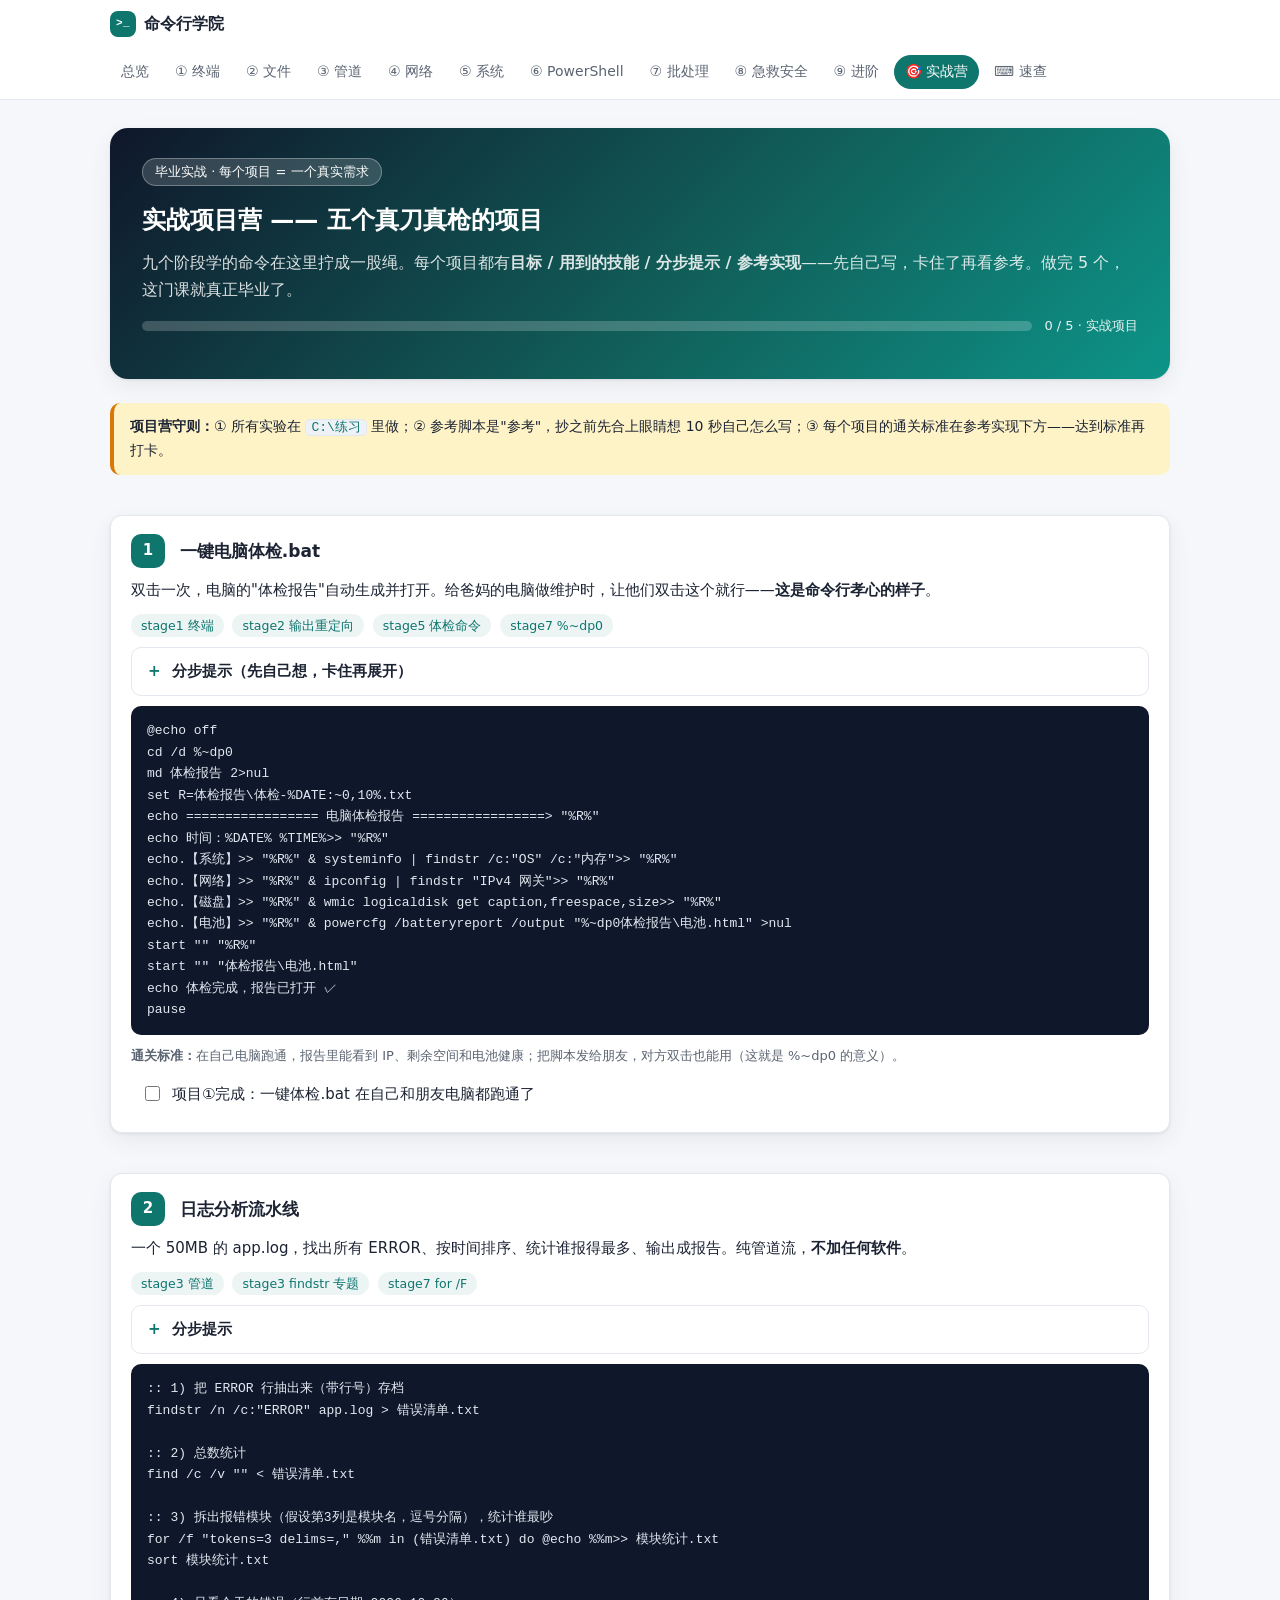
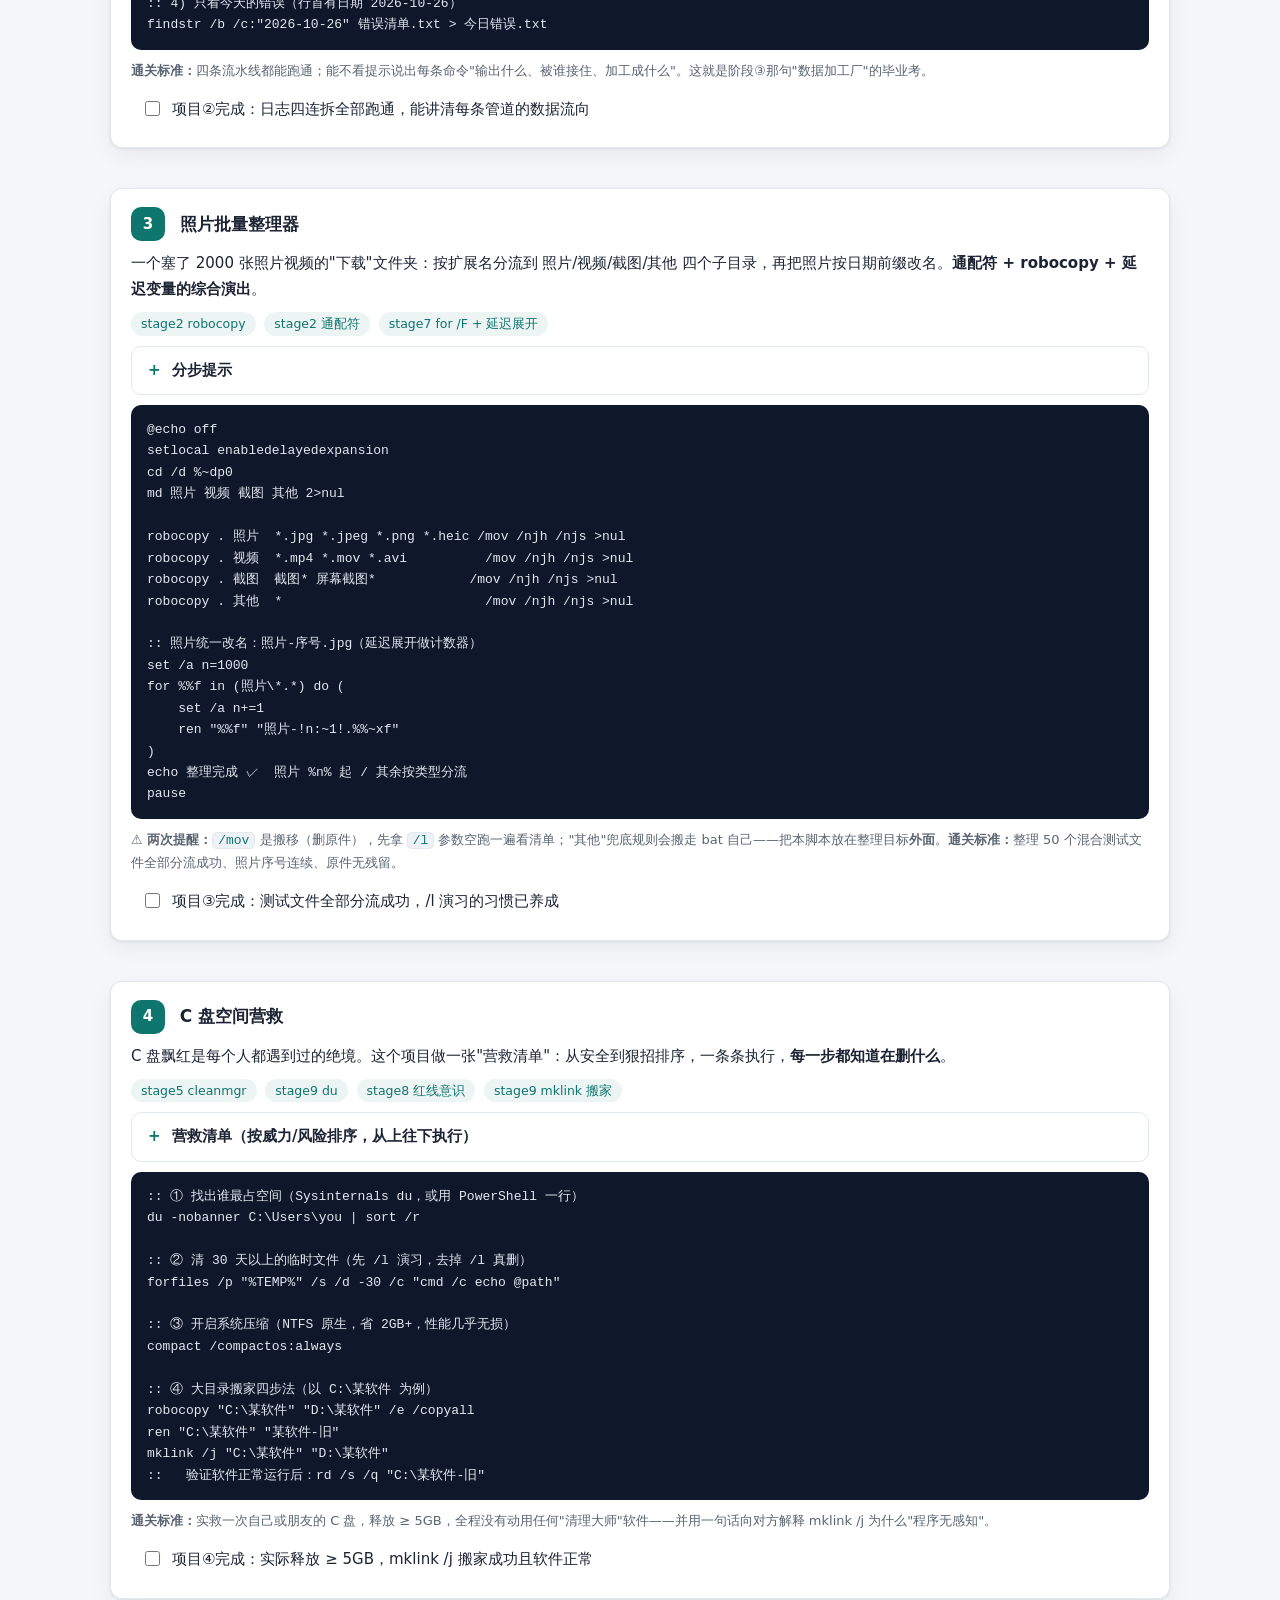
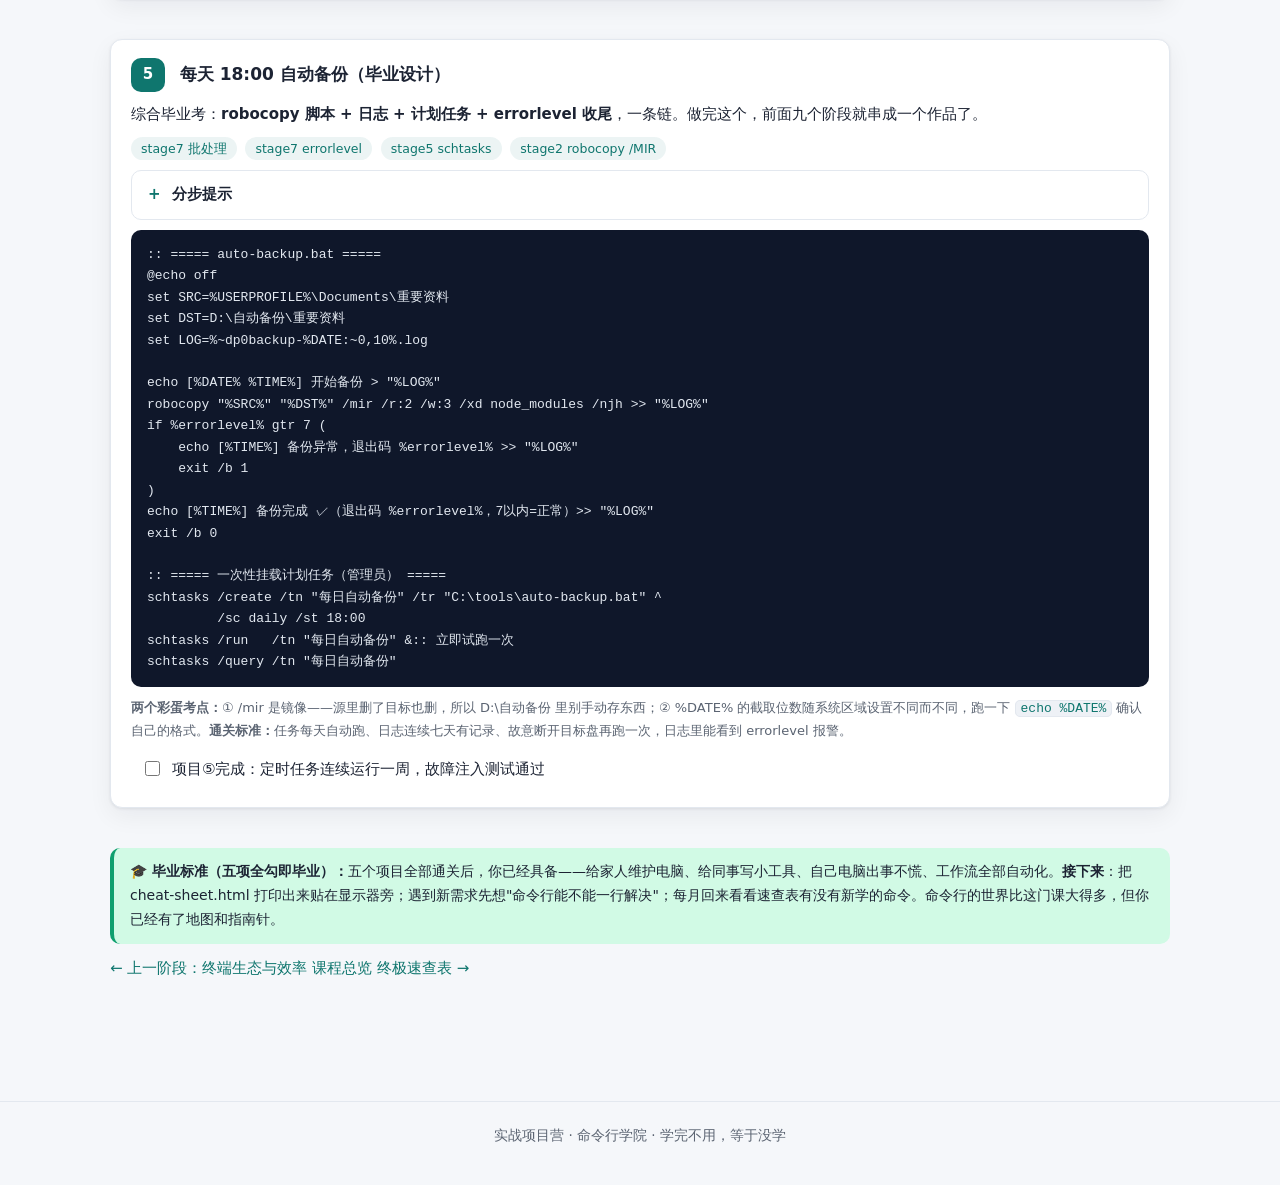
<file: projects.html>
<!DOCTYPE html>
<html lang="zh-CN">
<head>
<meta charset="UTF-8">
<meta name="viewport" content="width=device-width, initial-scale=1.0">
<title>实战项目营 —— 五个真刀真枪的综合项目 · 命令行学院</title>
<link rel="stylesheet" href="assets/style.css">
</head>
<body>

<header class="topbar">
  <div class="bar">
    <span class="brand"><span class="logo">&gt;_</span>命令行学院</span>
    <nav class="nav">
      <a href="index.html">总览</a>
      <a href="stage1.html">① 终端</a>
      <a href="stage2.html">② 文件</a>
      <a href="stage3.html">③ 管道</a>
      <a href="stage4.html">④ 网络</a>
      <a href="stage5.html">⑤ 系统</a>
      <a href="stage6.html">⑥ PowerShell</a>
      <a href="stage7.html">⑦ 批处理</a>
      <a href="stage8.html">⑧ 急救安全</a>
      <a href="stage9.html">⑨ 进阶</a>
      <a href="projects.html">🎯 实战营</a>
      <a href="cheatsheet.html">⌨ 速查</a>
    </nav>
  </div>
</header>

<main class="wrap">

  <section class="hero" style="padding:30px 32px">
    <span class="tag">毕业实战 · 每个项目 = 一个真实需求</span>
    <h1 style="font-size:24px">实战项目营 —— 五个真刀真枪的项目</h1>
    <p class="lead">九个阶段学的命令在这里拧成一股绳。每个项目都有<b>目标 / 用到的技能 / 分步提示 / 参考实现</b>——先自己写，卡住了再看参考。做完 5 个，这门课就真正毕业了。</p>
    <div class="pwrap">
      <div class="progress"><div class="fill" data-progress-bar="10"></div></div>
      <span class="plabel" data-progress-label="10"></span>
    </div>
  </section>

  <div class="callout warn noprint" style="margin-top:24px">
    <b>项目营守则：</b>① 所有实验在 <code class="inline">C:\练习</code> 里做；② 参考脚本是"参考"，抄之前先合上眼睛想 10 秒自己怎么写；③ 每个项目的通关标准在参考实现下方——达到标准再打卡。
  </div>

  <!-- ============ 项目一 ============ -->
  <section class="section">
    <div class="card check">
      <span class="num" style="display:inline-flex;width:34px;height:34px;border-radius:10px;background:var(--brand);color:#fff;align-items:center;justify-content:center;font-weight:700">1</span>
      <h3 style="display:inline;vertical-align:middle;margin-left:10px">一键电脑体检.bat</h3>
      <p style="margin-top:10px">双击一次，电脑的"体检报告"自动生成并打开。给爸妈的电脑做维护时，让他们双击这个就行——<b>这是命令行孝心的样子</b>。</p>
      <p>
        <span class="chip">stage1 终端</span> <span class="chip">stage2 输出重定向</span> <span class="chip">stage5 体检命令</span> <span class="chip">stage7 %~dp0</span>
      </p>
      <details class="acc"><summary>分步提示（先自己想，卡住再展开）</summary>
        <p>① 脚本开头 <code class="inline">cd /d %~dp0</code> 定位到脚本旁；② 建报告目录 <code class="inline">md 体检报告 2&gt;nul</code>；③ 每条命令用 <code class="inline">&gt;&gt;</code> 追加进同一个 txt；④ 顶上写 <code class="inline">echo 体检时间：%DATE% %TIME%</code>；⑤ 最后 <code class="inline">start 报告.txt</code> 自动打开。</p>
      </details>
      <pre class="code">@echo off
cd /d %~dp0
md 体检报告 2&gt;nul
set R=体检报告\体检-%DATE:~0,10%.txt
echo ================= 电脑体检报告 =================&gt; "%R%"
echo 时间：%DATE% %TIME%&gt;&gt; "%R%"
echo.【系统】&gt;&gt; "%R%" &amp; systeminfo | findstr /c:"OS" /c:"内存"&gt;&gt; "%R%"
echo.【网络】&gt;&gt; "%R%" &amp; ipconfig | findstr "IPv4 网关"&gt;&gt; "%R%"
echo.【磁盘】&gt;&gt; "%R%" &amp; wmic logicaldisk get caption,freespace,size&gt;&gt; "%R%"
echo.【电池】&gt;&gt; "%R%" &amp; powercfg /batteryreport /output "%~dp0体检报告\电池.html" &gt;nul
start "" "%R%"
start "" "体检报告\电池.html"
echo 体检完成，报告已打开 ✓
pause</pre>
      <p class="muted" style="font-size:13px"><b>通关标准：</b>在自己电脑跑通，报告里能看到 IP、剩余空间和电池健康；把脚本发给朋友，对方双击也能用（这就是 %~dp0 的意义）。</p>
      <label><input type="checkbox" id="s10-1" data-persist> 项目①完成：一键体检.bat 在自己和朋友电脑都跑通了</label>
    </div>
  </section>

  <!-- ============ 项目二 ============ -->
  <section class="section">
    <div class="card check">
      <span class="num" style="display:inline-flex;width:34px;height:34px;border-radius:10px;background:var(--brand);color:#fff;align-items:center;justify-content:center;font-weight:700">2</span>
      <h3 style="display:inline;vertical-align:middle;margin-left:10px">日志分析流水线</h3>
      <p style="margin-top:10px">一个 50MB 的 app.log，找出所有 ERROR、按时间排序、统计谁报得最多、输出成报告。纯管道流，<b>不加任何软件</b>。</p>
      <p>
        <span class="chip">stage3 管道</span> <span class="chip">stage3 findstr 专题</span> <span class="chip">stage7 for /F</span>
      </p>
      <details class="acc"><summary>分步提示</summary>
        <p>① 先 <code class="inline">findstr /n "ERROR" app.log</code> 看有多少行；② 想按行号排序就 <code class="inline">| sort</code>；③ 统计条数：<code class="inline">findstr /c:"ERROR" app.log | find /c /v ""</code>；④ 抽出"哪几个模块在报错"：for /F 逐行拆第 3 列再 sort 找重复；⑤ 全程 <code class="inline">&gt; 报告.txt</code> 留档。</p>
      </details>
      <pre class="code">:: 1) 把 ERROR 行抽出来（带行号）存档
findstr /n /c:"ERROR" app.log &gt; 错误清单.txt

:: 2) 总数统计
find /c /v "" &lt; 错误清单.txt

:: 3) 拆出报错模块（假设第3列是模块名，逗号分隔），统计谁最吵
for /f "tokens=3 delims=," %%m in (错误清单.txt) do @echo %%m&gt;&gt; 模块统计.txt
sort 模块统计.txt

:: 4) 只看今天的错误（行首有日期 2026-10-26）
findstr /b /c:"2026-10-26" 错误清单.txt &gt; 今日错误.txt</pre>
      <p class="muted" style="font-size:13px"><b>通关标准：</b>四条流水线都能跑通；能不看提示说出每条命令"输出什么、被谁接住、加工成什么"。这就是阶段③那句"数据加工厂"的毕业考。</p>
      <label><input type="checkbox" id="s10-2" data-persist> 项目②完成：日志四连拆全部跑通，能讲清每条管道的数据流向</label>
    </div>
  </section>

  <!-- ============ 项目三 ============ -->
  <section class="section">
    <div class="card check">
      <span class="num" style="display:inline-flex;width:34px;height:34px;border-radius:10px;background:var(--brand);color:#fff;align-items:center;justify-content:center;font-weight:700">3</span>
      <h3 style="display:inline;vertical-align:middle;margin-left:10px">照片批量整理器</h3>
      <p style="margin-top:10px">一个塞了 2000 张照片视频的"下载"文件夹：按扩展名分流到 照片/视频/截图/其他 四个子目录，再把照片按日期前缀改名。<b>通配符 + robocopy + 延迟变量的综合演出</b>。</p>
      <p>
        <span class="chip">stage2 robocopy</span> <span class="chip">stage2 通配符</span> <span class="chip">stage7 for /F + 延迟展开</span>
      </p>
      <details class="acc"><summary>分步提示</summary>
        <p>① 四个 md 建目录；② robocopy 按通配符分流：*.jpg *.jpeg *.png *.heic → 照片，*.mp4 *.mov → 视频…；③ 用 <code class="inline">robocopy /l</code> 先"演习"一遍只列出不真的搬；④ 改名环节用 for + 延迟展开拼新名字；⑤ 最后 dir /b 检查各目录。</p>
      </details>
      <pre class="code">@echo off
setlocal enabledelayedexpansion
cd /d %~dp0
md 照片 视频 截图 其他 2&gt;nul

robocopy . 照片  *.jpg *.jpeg *.png *.heic /mov /njh /njs &gt;nul
robocopy . 视频  *.mp4 *.mov *.avi          /mov /njh /njs &gt;nul
robocopy . 截图  截图* 屏幕截图*            /mov /njh /njs &gt;nul
robocopy . 其他  *                          /mov /njh /njs &gt;nul

:: 照片统一改名：照片-序号.jpg（延迟展开做计数器）
set /a n=1000
for %%f in (照片\*.*) do (
    set /a n+=1
    ren "%%f" "照片-!n:~1!.%%~xf"
)
echo 整理完成 ✓  照片 %n% 起 / 其余按类型分流
pause</pre>
      <p class="muted" style="font-size:13px"><b>⚠ 两次提醒：</b><code class="inline">/mov</code> 是搬移（删原件），先拿 <code class="inline">/l</code> 参数空跑一遍看清单；"其他"兜底规则会搬走 bat 自己——把本脚本放在整理目标<b>外面</b>。<b>通关标准：</b>整理 50 个混合测试文件全部分流成功、照片序号连续、原件无残留。</p>
      <label><input type="checkbox" id="s10-3" data-persist> 项目③完成：测试文件全部分流成功，/l 演习的习惯已养成</label>
    </div>
  </section>

  <!-- ============ 项目四 ============ -->
  <section class="section">
    <div class="card check">
      <span class="num" style="display:inline-flex;width:34px;height:34px;border-radius:10px;background:var(--brand);color:#fff;align-items:center;justify-content:center;font-weight:700">4</span>
      <h3 style="display:inline;vertical-align:middle;margin-left:10px">C 盘空间营救</h3>
      <p style="margin-top:10px">C 盘飘红是每个人都遇到过的绝境。这个项目做一张"营救清单"：从安全到狠招排序，一条条执行，<b>每一步都知道在删什么</b>。</p>
      <p>
        <span class="chip">stage5 cleanmgr</span> <span class="chip">stage9 du</span> <span class="chip">stage8 红线意识</span> <span class="chip">stage9 mklink 搬家</span>
      </p>
      <details class="acc"><summary>营救清单（按威力/风险排序，从上往下执行）</summary>
        <p><b>第 1 级（无风险）</b>：du 或 tree 找大头 → 存储感知清临时文件 → <code class="inline">cleanmgr /d C:</code> 勾选"Windows 更新清理"（往往一次几个 GB）。</p>
        <p><b>第 2 级（低风险）</b>：清 %TEMP% 里 30 天以上的老文件（forfiles /D -30）；<code class="inline">compact /compactos:always</code> 开系统级压缩（省 2GB+）；移动 微信/QQ 聊天记录目录到 D 盘。</p>
        <p><b>第 3 级（要动脑）</b>：mklink /J 把大型软件目录"搬家"到 D 盘（四步法见下）；卸载重装到 D 盘。</p>
        <p><b>红线</b>：手动删 C:\Windows 下任何东西、删 System Volume Information（还原点）、删除 pagefile.sys——都不行。</p>
      </details>
      <pre class="code">:: ① 找出谁最占空间（Sysinternals du，或用 PowerShell 一行）
du -nobanner C:\Users\you | sort /r

:: ② 清 30 天以上的临时文件（先 /l 演习，去掉 /l 真删）
forfiles /p "%TEMP%" /s /d -30 /c "cmd /c echo @path"

:: ③ 开启系统压缩（NTFS 原生，省 2GB+，性能几乎无损）
compact /compactos:always

:: ④ 大目录搬家四步法（以 C:\某软件 为例）
robocopy "C:\某软件" "D:\某软件" /e /copyall
ren "C:\某软件" "某软件-旧"
mklink /j "C:\某软件" "D:\某软件"
::   验证软件正常运行后：rd /s /q "C:\某软件-旧"</pre>
      <p class="muted" style="font-size:13px"><b>通关标准：</b>实救一次自己或朋友的 C 盘，释放 ≥ 5GB，全程没有动用任何"清理大师"软件——并用一句话向对方解释 mklink /j 为什么"程序无感知"。</p>
      <label><input type="checkbox" id="s10-4" data-persist> 项目④完成：实际释放 ≥ 5GB，mklink /j 搬家成功且软件正常</label>
    </div>
  </section>

  <!-- ============ 项目五 ============ -->
  <section class="section">
    <div class="card check">
      <span class="num" style="display:inline-flex;width:34px;height:34px;border-radius:10px;background:var(--brand);color:#fff;align-items:center;justify-content:center;font-weight:700">5</span>
      <h3 style="display:inline;vertical-align:middle;margin-left:10px">每天 18:00 自动备份（毕业设计）</h3>
      <p style="margin-top:10px">综合毕业考：<b>robocopy 脚本 + 日志 + 计划任务 + errorlevel 收尾</b>，一条链。做完这个，前面九个阶段就串成一个作品了。</p>
      <p>
        <span class="chip">stage7 批处理</span> <span class="chip">stage7 errorlevel</span> <span class="chip">stage5 schtasks</span> <span class="chip">stage2 robocopy /MIR</span>
      </p>
      <details class="acc"><summary>分步提示</summary>
        <p>① 写 auto-backup.bat：定义 源/目标 两个变量置顶方便改；② robocopy /mir /r:2 /w:3 /xd 排除 node_modules；③ 输出 tee 进日志（bat 没有 tee，先 &gt; 再 findstr 转屏）；④ errorlevel 判断：robocopy ≤7 都算好；⑤ schtasks 挂 18:00 每日任务，再 /run 实测一次；⑥ 一周后翻日志检查。</p>
      </details>
      <pre class="code">:: ===== auto-backup.bat =====
@echo off
set SRC=%USERPROFILE%\Documents\重要资料
set DST=D:\自动备份\重要资料
set LOG=%~dp0backup-%DATE:~0,10%.log

echo [%DATE% %TIME%] 开始备份 &gt; "%LOG%"
robocopy "%SRC%" "%DST%" /mir /r:2 /w:3 /xd node_modules /njh &gt;&gt; "%LOG%"
if %errorlevel% gtr 7 (
    echo [%TIME%] 备份异常，退出码 %errorlevel% &gt;&gt; "%LOG%"
    exit /b 1
)
echo [%TIME%] 备份完成 ✓（退出码 %errorlevel%，7以内=正常）&gt;&gt; "%LOG%"
exit /b 0

:: ===== 一次性挂载计划任务（管理员） =====
schtasks /create /tn "每日自动备份" /tr "C:\tools\auto-backup.bat" ^
         /sc daily /st 18:00
schtasks /run   /tn "每日自动备份" &amp;:: 立即试跑一次
schtasks /query /tn "每日自动备份"</pre>
      <p class="muted" style="font-size:13px"><b>两个彩蛋考点：</b>① /mir 是镜像——源里删了目标也删，所以 D:\自动备份 里别手动存东西；② %DATE% 的截取位数随系统区域设置不同而不同，跑一下 <code class="inline">echo %DATE%</code> 确认自己的格式。<b>通关标准：</b>任务每天自动跑、日志连续七天有记录、故意断开目标盘再跑一次，日志里能看到 errorlevel 报警。</p>
      <label><input type="checkbox" id="s10-5" data-persist> 项目⑤完成：定时任务连续运行一周，故障注入测试通过</label>
    </div>
  </section>

  <!-- ============ 毕业总结 ============ -->
  <section class="section">
    <div class="callout ok">
      <b>🎓 毕业标准（五项全勾即毕业）：</b>五个项目全部通关后，你已经具备——给家人维护电脑、给同事写小工具、自己电脑出事不慌、工作流全部自动化。<b>接下来</b>：把 cheat-sheet.html 打印出来贴在显示器旁；遇到新需求先想"命令行能不能一行解决"；每月回来看看速查表有没有新学的命令。命令行的世界比这门课大得多，但你已经有了地图和指南针。
    </div>
  </section>

  <div class="pager">
    <a href="stage9.html">← 上一阶段：终端生态与效率</a>
    <a href="index.html">课程总览</a>
    <a href="cheatsheet.html">终极速查表 →</a>
  </div>
</main>

<footer class="foot">实战项目营 · 命令行学院 · 学完不用，等于没学</footer>
<script src="assets/app.js"></script>
<script src="assets/guard.js"></script>
</body>
</html>
</file>
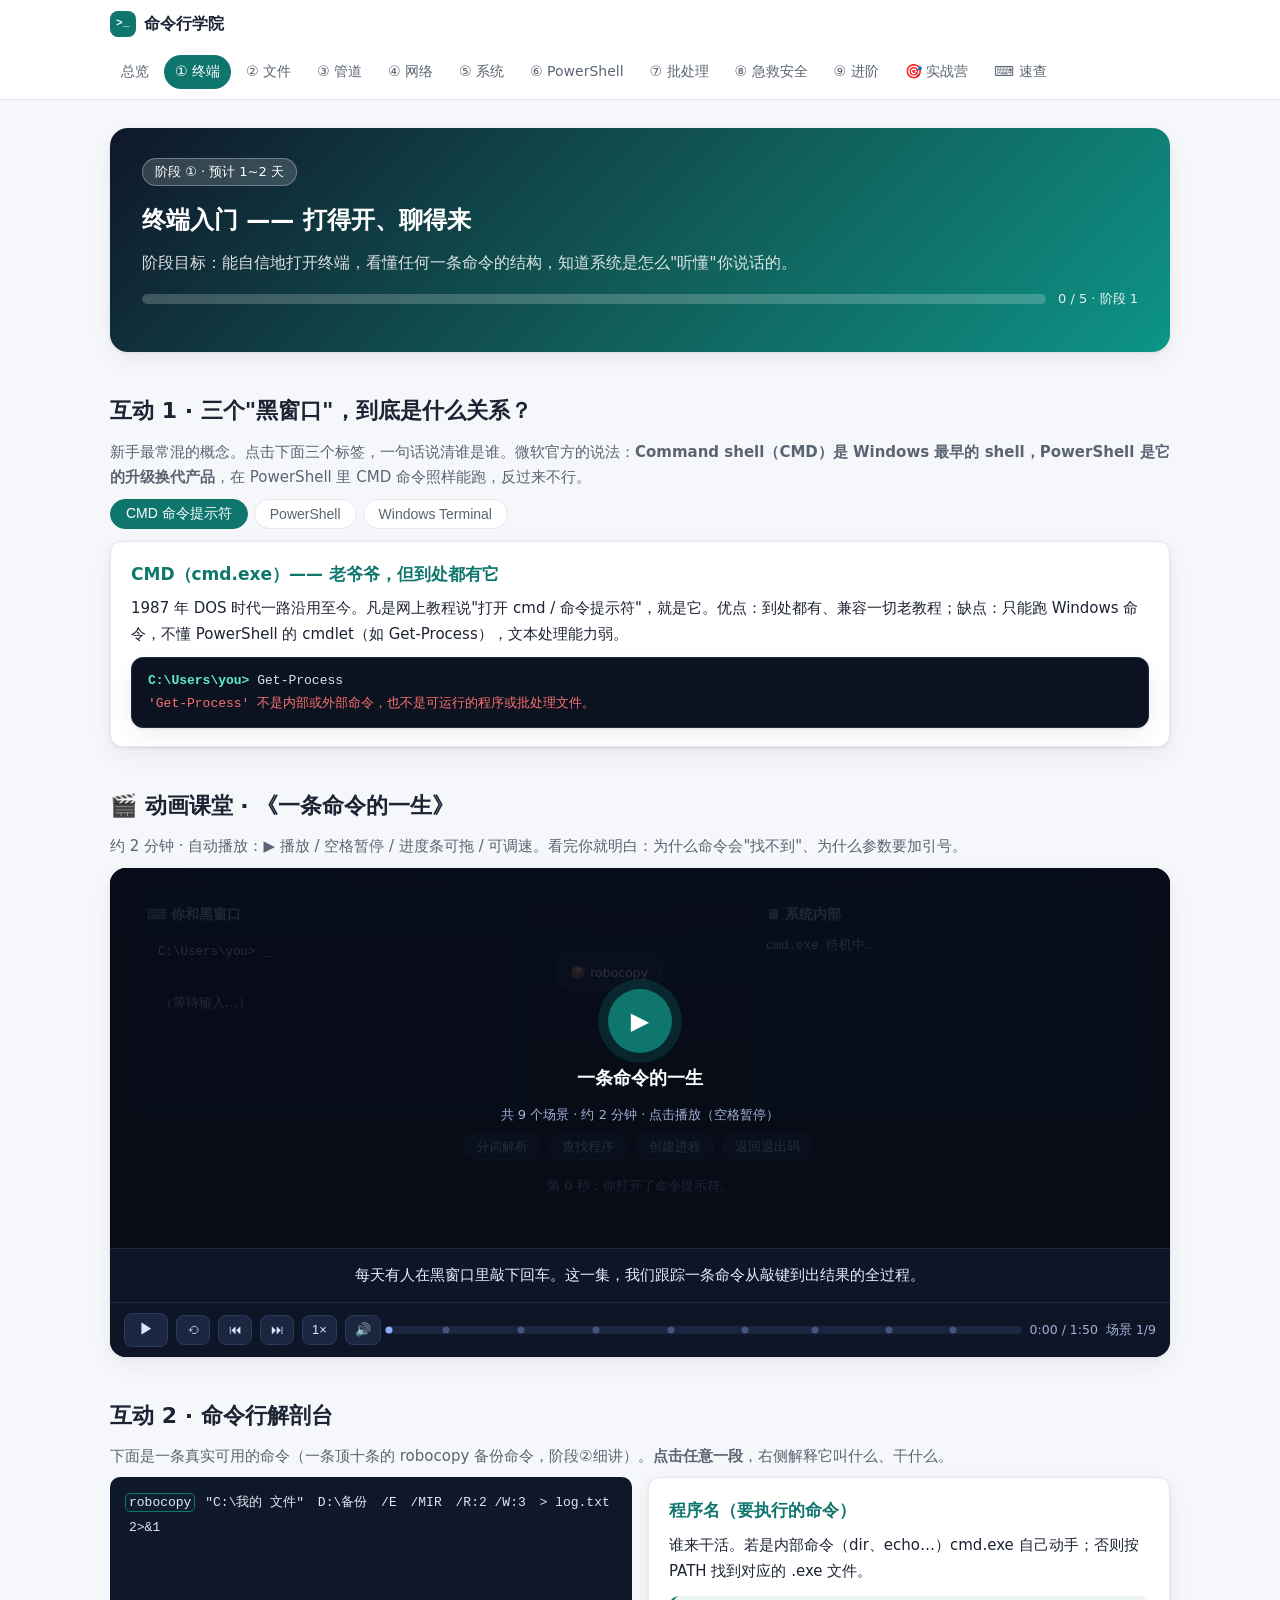
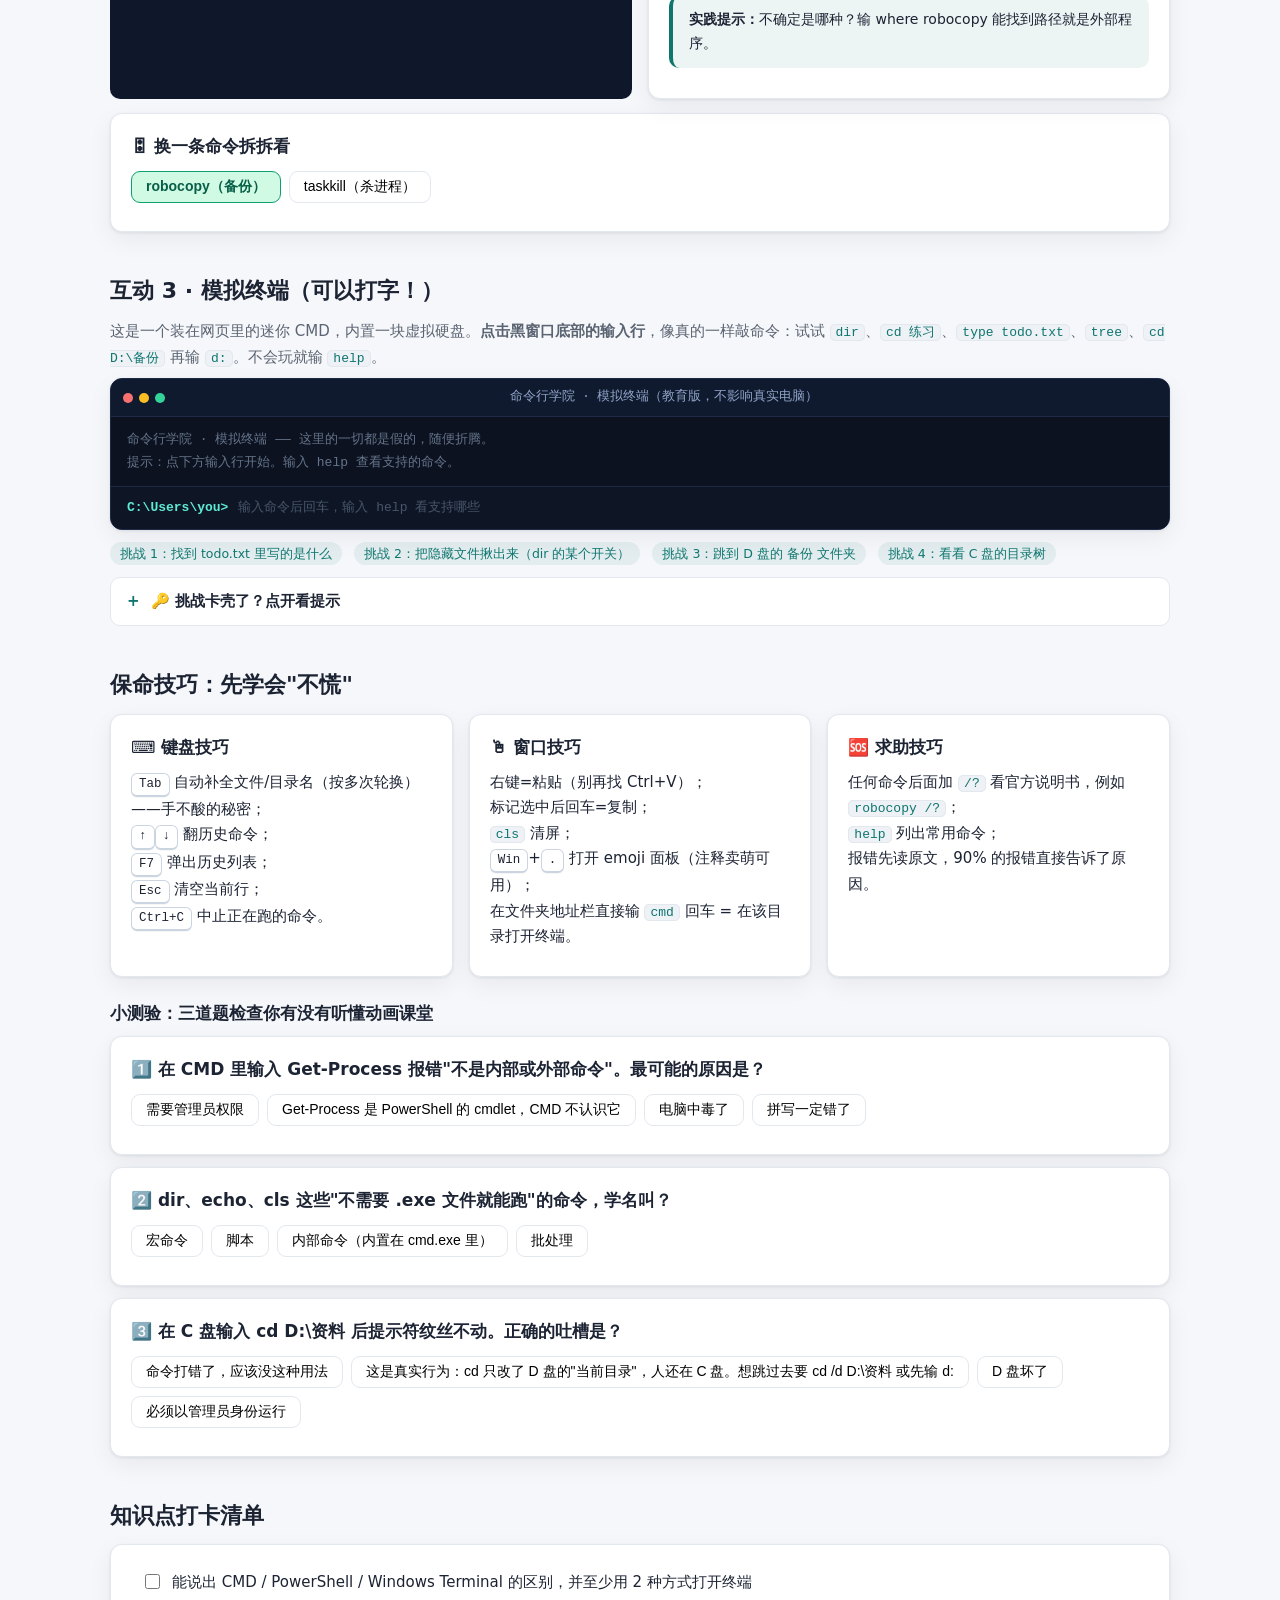
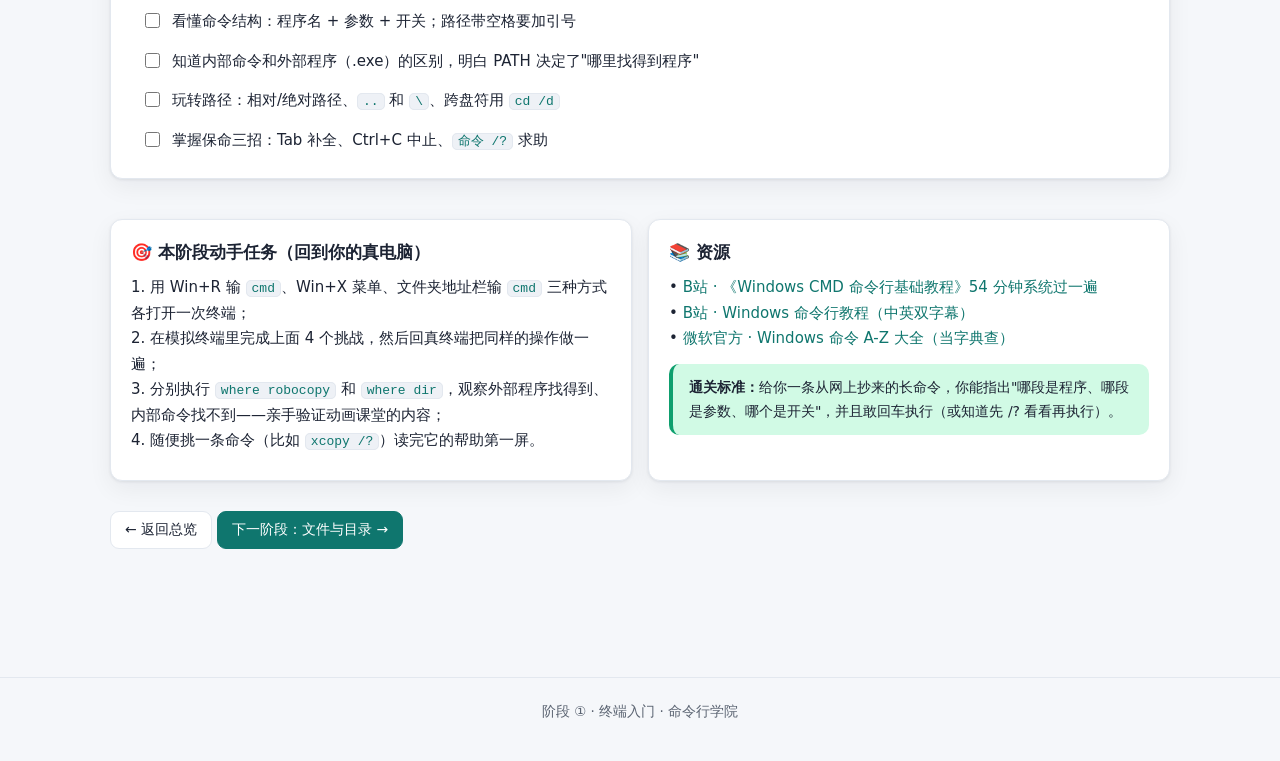
<file: stage1.html>
<!DOCTYPE html>
<html lang="zh-CN">
<head>
<meta charset="UTF-8">
<meta name="viewport" content="width=device-width, initial-scale=1.0">
<title>阶段① 终端入门 —— 打得开、聊得来 · 命令行学院</title>
<link rel="stylesheet" href="assets/style.css">
</head>
<body>

<header class="topbar">
  <div class="bar">
    <span class="brand"><span class="logo">&gt;_</span>命令行学院</span>
    <nav class="nav">
      <a href="index.html">总览</a>
      <a href="stage1.html">① 终端</a>
      <a href="stage2.html">② 文件</a>
      <a href="stage3.html">③ 管道</a>
      <a href="stage4.html">④ 网络</a>
      <a href="stage5.html">⑤ 系统</a>
      <a href="stage6.html">⑥ PowerShell</a>
      <a href="stage7.html">⑦ 批处理</a>
      <a href="stage8.html">⑧ 急救安全</a>
      <a href="stage9.html">⑨ 进阶</a>
      <a href="projects.html">🎯 实战营</a>
      <a href="cheatsheet.html">⌨ 速查</a>
    </nav>
  </div>
</header>

<main class="wrap">

  <section class="hero" style="padding:30px 32px">
    <span class="tag">阶段 ① · 预计 1~2 天</span>
    <h1 style="font-size:24px">终端入门 —— 打得开、聊得来</h1>
    <p class="lead">阶段目标：能自信地打开终端，看懂任何一条命令的结构，知道系统是怎么"听懂"你说话的。</p>
    <div class="pwrap">
      <div class="progress"><div class="fill" data-progress-bar="1"></div></div>
      <span class="plabel" data-progress-label="1"></span>
    </div>
  </section>

  <!-- ============ 三种终端 ============ -->
  <section class="section">
    <h2>互动 1 · 三个"黑窗口"，到底是什么关系？</h2>
    <p class="muted">新手最常混的概念。点击下面三个标签，一句话说清谁是谁。微软官方的说法：<b>Command shell（CMD）是 Windows 最早的 shell，PowerShell 是它的升级换代产品</b>，在 PowerShell 里 CMD 命令照样能跑，反过来不行。</p>
    <div class="tabs" role="tablist">
      <button class="tab active" data-tt="cmd" type="button">CMD 命令提示符</button>
      <button class="tab" data-tt="ps" type="button">PowerShell</button>
      <button class="tab" data-tt="wt" type="button">Windows Terminal</button>
    </div>
    <div class="card" id="tt-panel">
      <h3 id="tt-title" style="color:var(--brand)">CMD（cmd.exe）—— 老爷爷，但到处都有它</h3>
      <p id="tt-desc">1987 年 DOS 时代一路沿用至今。凡是网上教程说"打开 cmd / 命令提示符"，就是它。优点：到处都有、兼容一切老教程；缺点：只能跑 Windows 命令，不懂 PowerShell 的 cmdlet（如 Get-Process），文本处理能力弱。</p>
      <div class="term" style="margin-top:10px"><div class="term-body" id="tt-term"><span class="pr">C:\Users\you&gt;</span> Get-Process
<span class="err">'Get-Process' 不是内部或外部命令，也不是可运行的程序或批处理文件。</span></div></div>
    </div>
  </section>

  <!-- ============ 动画课堂 ============ -->
  <section class="section">
    <h2>🎬 动画课堂 · 《一条命令的一生》</h2>
    <p class="muted">约 2 分钟 · 自动播放：▶ 播放 / 空格暂停 / 进度条可拖 / 可调速。看完你就明白：为什么命令会"找不到"、为什么参数要加引号。</p>
    <div class="lesson" id="lesson1">
      <div class="screen"><div class="theater" id="th1">
        <div class="row">
          <div class="panel col" id="k1-you"><h4>⌨ 你和黑窗口</h4>
            <div class="addrbox" data-dyn id="k1-in"></div>
            <div class="th-screen" data-dyn id="k1-out"></div>
          </div>
          <div class="col" style="flex:0 0 190px;max-width:190px">
            <div class="th-pipe">
              <div class="env" id="k1-env" data-fx>📦 robocopy</div>
            </div>
            <div class="note" data-dyn id="k1-pipe"></div>
          </div>
          <div class="panel col" id="k1-sys"><h4>🖥 系统内部</h4><div class="th-mono" data-dyn id="k1-sysb"></div></div>
        </div>
        <div class="center-x" style="margin-top:14px">
          <span class="pill" id="k1-split">分词解析</span>
          <span class="pill" id="k1-which">查找程序</span>
          <span class="pill" id="k1-run">创建进程</span>
          <span class="pill" id="k1-code">返回退出码</span>
        </div>
        <div class="note" data-dyn id="k1-note"></div>
      </div></div>
    </div>
  </section>
  <script src="assets/lesson-player.js"></script>
  <script>
  (function () {
    function g(r, id) { return r.querySelector('#' + id); }
    function T(r, id, s) { g(r, id).textContent = s; }
    function onE(r, id, c) { g(r, id).classList.add(c || 'on'); }
    var S = [
      { d: 10, cap: '每天有人在黑窗口里敲下回车。这一集，我们跟踪一条命令从敲键到出结果的全过程。', set: { 'k1-in': 'C:\\Users\\you> _', 'k1-out': '（等待输入…）', 'k1-sysb': 'cmd.exe 待机中…', 'k1-note': '第 0 秒：你打开了命令提示符。' } },
      { d: 13, cap: '你输入：robocopy "C:\\我的 文件" D:\\备份 /E，然后回车。cmd.exe 收到的是一整行文本，它先要切词。', set: { 'k1-in': 'C:\\Users\\you> robocopy "C:\\我的 文件" D:\\备份 /E', 'k1-note': '分词规则：默认按空格切，引号里的空格不切。' }, cls: { 'k1-you': 'on', 'k1-split': 'on' } },
      { d: 13, cap: '切出四段：程序名 robocopy、源路径（带引号，因为"我的 文件"中间有空格）、目标路径、开关 /E（复制子目录）。', set: { 'k1-sysb': '词 1：robocopy（程序名）\n词 2：C:\\我的 文件（源）\n词 3：D:\\备份（目标）\n词 4：/E（开关）', 'k1-pipe': '解析完成 ✓', 'k1-note': '所以路径里有空格就一定要加引号，否则会被切成两截。' }, cls: { 'k1-split': 'good' } },
      { d: 13, cap: '下一个问题：robocopy 是内部命令还是外部程序？dir、echo 这类内部命令长在 cmd.exe 身体里，直接执行；robocopy 不在内置名单里——去磁盘找！', set: { 'k1-sysb': '内置名单：dir echo cd copy …\n没有 robocopy → 找外部程序\nrobocopy.exe 存在！', 'k1-note': '内部命令 vs 外部程序，是理解报错的第一把钥匙。' }, cls: { 'k1-which': 'on' } },
      { d: 13, cap: '去哪里找？按 PATH 环境变量里的目录逐个翻：C:\\Windows\\system32 → 找到 robocopy.exe！', set: { 'k1-pipe': 'C:\\Windows\\system32 ✓', 'k1-sysb': '查 PATH：\n1. C:\\Windows\\system32 → 命中\n   robocopy.exe', 'k1-note': 'PATH 里没有的目录，里面的程序就"找不到"。' }, cls: { 'k1-which': 'good' } },
      { d: 12, cap: 'cmd.exe 创建一个新进程，把三个参数原封不动递给 robocopy.exe。复制任务开工。', set: { 'k1-out': '复制中… 12 个文件 ✓', 'k1-pipe': 'robocopy.exe 运行中', 'k1-note': '参数是"递"给程序的，程序自己决定怎么用。' }, cls: { 'k1-run': 'on', 'k1-sys': 'on' } },
      { d: 13, cap: '干完活，robocopy.exe 退出，留下一句话和一个退出码：0 表示成功，非 0 表示有问题。脚本就是靠退出码判断成败的。', set: { 'k1-out': '复制中… 12 个文件 ✓\n退出码 0（成功）', 'k1-note': 'CMD 里 echo %errorlevel%，PowerShell 里 $LASTEXITCODE。' }, cls: { 'k1-code': 'on' } },
      { d: 11, cap: '提示符重新出现，cmd.exe 继续待机，等你下一行。命令行就是这样一个永不瞑目的循环：读入 → 解析 → 执行 → 打印。', set: { 'k1-in': 'C:\\Users\\you> _', 'k1-pipe': '待机中…', 'k1-note': '这个循环有个名字：REPL（读取-求值-打印-循环）。' }, cls: { 'k1-run': 'good', 'k1-code': 'good' } },
      { d: 12, cap: '回顾全程：分词 → 找程序 → 执行 → 退出码。理解了它，"找不到命令"查 PATH、"参数错了"看 /?，一切报错都有迹可循。现在去下面的解剖台亲手拆一条命令！', set: { 'k1-note': '▼ 往下滚动，开始动手' }, cls: { 'k1-split': 'good', 'k1-which': 'good', 'k1-run': 'good', 'k1-code': 'good' } }
    ];
    new LessonPlayer({ root: '#lesson1', title: '一条命令的一生', scenes: S });
  })();
  </script>

  <!-- ============ 互动2：命令解剖台 ============ -->
  <section class="section">
    <h2>互动 2 · 命令行解剖台</h2>
    <p class="muted">下面是一条真实可用的命令（一条顶十条的 robocopy 备份命令，阶段②细讲）。<b>点击任意一段</b>，右侧解释它叫什么、干什么。</p>
    <div class="lab-grid">
      <div class="anat-box" id="anat-src"></div>
      <div class="card">
        <h3 id="anat-title" style="color:var(--brand)">👆 点左边任意一段</h3>
        <p id="anat-desc">任何命令行——再长再吓人——都由这几种零件拼成。认出零件，命令就不用背了。</p>
        <div class="callout info" id="anat-tip" hidden></div>
      </div>
    </div>
    <div class="card" style="margin-top:14px">
      <h3>🎛 换一条命令拆拆看</h3>
      <div class="opts" id="anat-eg"></div>
    </div>
  </section>

  <!-- ============ 互动3：模拟终端 ============ -->
  <section class="section">
    <h2>互动 3 · 模拟终端（可以打字！）</h2>
    <p class="muted">这是一个装在网页里的迷你 CMD，内置一块虚拟硬盘。<b>点击黑窗口底部的输入行</b>，像真的一样敲命令：试试 <code class="inline">dir</code>、<code class="inline">cd 练习</code>、<code class="inline">type todo.txt</code>、<code class="inline">tree</code>、<code class="inline">cd D:\备份</code> 再输 <code class="inline">d:</code>。不会玩就输 <code class="inline">help</code>。</p>
    <div class="term" id="miniTerm">
      <div class="term-bar">
        <span class="tdot" style="background:#f87171"></span><span class="tdot" style="background:#fbbf24"></span><span class="tdot" style="background:#34d399"></span>
        <span class="ttitle">命令行学院 · 模拟终端（教育版，不影响真实电脑）</span>
      </div>
      <div class="term-body" id="mt-out"></div>
      <div class="term-in">
        <span class="pr" id="mt-prompt">C:\Users\you&gt;</span>
        <input id="mt-in" type="text" autocomplete="off" spellcheck="false" placeholder="输入命令后回车，输入 help 看支持哪些">
      </div>
    </div>
    <div class="opts" style="margin-top:10px">
      <span class="chip">挑战 1：找到 todo.txt 里写的是什么</span>
      <span class="chip">挑战 2：把隐藏文件揪出来（dir 的某个开关）</span>
      <span class="chip">挑战 3：跳到 D 盘的 备份 文件夹</span>
      <span class="chip">挑战 4：看看 C 盘的目录树</span>
    </div>
    <details class="acc"><summary>🔑 挑战卡壳了？点开看提示</summary><div class="acc-body">
      <p>挑战 1：<code class="inline">cd 练习</code> 进目录，再 <code class="inline">type todo.txt</code>。</p>
      <p>挑战 2：<code class="inline">cd \</code> 回到 C 盘根目录，<code class="inline">dir /a</code>（/a = 显示含隐藏在内的所有文件）。</p>
      <p>挑战 3：<code class="inline">cd D:\备份</code> 会发现"纹丝不动"——跨盘符要 <code class="inline">cd /d D:\备份</code>，或者先敲 <code class="inline">d:</code> 换盘。</p>
      <p>挑战 4：<code class="inline">cd \</code> 后 <code class="inline">tree</code>。再来一发 <code class="inline">ipconfig</code>、<code class="inline">ping baidu.com</code> 看模拟输出。</p>
    </div></details>
  </section>

  <!-- ============ 互动4：效率技巧 + 测验 ============ -->
  <section class="section">
    <h2>保命技巧：先学会"不慌"</h2>
    <div class="grid g3">
      <div class="card"><h3>⌨ 键盘技巧</h3>
        <p><kbd class="kbd">Tab</kbd> 自动补全文件/目录名（按多次轮换）——手不酸的秘密；<br><kbd class="kbd">↑</kbd><kbd class="kbd">↓</kbd> 翻历史命令；<br><kbd class="kbd">F7</kbd> 弹出历史列表；<br><kbd class="kbd">Esc</kbd> 清空当前行；<br><kbd class="kbd">Ctrl+C</kbd> 中止正在跑的命令。</p>
      </div>
      <div class="card"><h3>🖱 窗口技巧</h3>
        <p>右键=粘贴（别再找 Ctrl+V）；<br>标记选中后回车=复制；<br><code class="inline">cls</code> 清屏；<br><kbd class="kbd">Win</kbd>+<kbd class="kbd">.</kbd> 打开 emoji 面板（注释卖萌可用）；<br>在文件夹地址栏直接输 <code class="inline">cmd</code> 回车 = 在该目录打开终端。</p>
      </div>
      <div class="card"><h3>🆘 求助技巧</h3>
        <p>任何命令后面加 <code class="inline">/?</code> 看官方说明书，例如 <code class="inline">robocopy /?</code>；<br><code class="inline">help</code> 列出常用命令；<br>报错先读原文，90% 的报错直接告诉了原因。</p>
      </div>
    </div>
    <h3 style="margin-top:22px">小测验：三道题检查你有没有听懂动画课堂</h3>
    <div id="quiz"></div>
  </section>

  <!-- ============ 打卡清单 ============ -->
  <section class="section">
    <h2>知识点打卡清单</h2>
    <div class="card check">
      <label><input type="checkbox" id="s1-1" data-persist><span>能说出 CMD / PowerShell / Windows Terminal 的区别，并至少用 2 种方式打开终端</span></label>
      <label><input type="checkbox" id="s1-2" data-persist><span>看懂命令结构：程序名 + 参数 + 开关；路径带空格要加引号</span></label>
      <label><input type="checkbox" id="s1-3" data-persist><span>知道内部命令和外部程序（.exe）的区别，明白 PATH 决定了"哪里找得到程序"</span></label>
      <label><input type="checkbox" id="s1-4" data-persist><span>玩转路径：相对/绝对路径、<code class="inline">..</code> 和 <code class="inline">\</code>、跨盘符用 <code class="inline">cd /d</code></span></label>
      <label><input type="checkbox" id="s1-5" data-persist><span>掌握保命三招：Tab 补全、Ctrl+C 中止、<code class="inline">命令 /?</code> 求助</span></label>
    </div>
  </section>

  <section class="section">
    <div class="grid g2">
      <div class="card">
        <h3>🎯 本阶段动手任务（回到你的真电脑）</h3>
        <p>1. 用 Win+R 输 <code class="inline">cmd</code>、Win+X 菜单、文件夹地址栏输 <code class="inline">cmd</code> 三种方式各打开一次终端；<br>
           2. 在模拟终端里完成上面 4 个挑战，然后回真终端把同样的操作做一遍；<br>
           3. 分别执行 <code class="inline">where robocopy</code> 和 <code class="inline">where dir</code>，观察外部程序找得到、内部命令找不到——亲手验证动画课堂的内容；<br>
           4. 随便挑一条命令（比如 <code class="inline">xcopy /?</code>）读完它的帮助第一屏。</p>
      </div>
      <div class="card">
        <h3>📚 资源</h3>
        <p>• <a href="https://www.bilibili.com/video/BV1Yb411H769" target="_blank" rel="noopener">B站 · 《Windows CMD 命令行基础教程》54 分钟系统过一遍</a><br>
           • <a href="https://www.bilibili.com/video/BV1Gb411B7md" target="_blank" rel="noopener">B站 · Windows 命令行教程（中英双字幕）</a><br>
           • <a href="https://learn.microsoft.com/zh-cn/windows-server/administration/windows-commands/windows-commands" target="_blank" rel="noopener">微软官方 · Windows 命令 A-Z 大全（当字典查）</a></p>
        <div class="callout ok"><b>通关标准：</b>给你一条从网上抄来的长命令，你能指出"哪段是程序、哪段是参数、哪个是开关"，并且敢回车执行（或知道先 /? 看看再执行）。</div>
      </div>
    </div>
  </section>

  <p style="margin-top:30px">
    <a class="btn" href="index.html">← 返回总览</a>
    <a class="btn primary" href="stage2.html">下一阶段：文件与目录 →</a>
  </p>
</main>

<footer class="foot">阶段 ① · 终端入门 · 命令行学院</footer>
<script src="assets/app.js"></script>
<script src="assets/guard.js"></script>
<script>
/* ============ 1. 三个终端 ============ */
(function () {
  var DATA = {
    cmd: {
      title: 'CMD（cmd.exe）—— 老爷爷，但到处都有它',
      desc: '1987 年 DOS 时代一路沿用至今。凡是网上教程说"打开 cmd / 命令提示符"，就是它。优点：到处都有、兼容一切老教程；缺点：只能跑 Windows 命令，不懂 PowerShell 的 cmdlet（如 Get-Process），文本处理能力弱。',
      term: '<span class="pr">C:\\Users\\you&gt;</span> Get-Process\n<span class="err">\'Get-Process\' 不是内部或外部命令，也不是可运行的程序或批处理文件。</span>'
    },
    ps: {
      title: 'PowerShell —— 官方钦定的接班人',
      desc: '微软现在主推的现代化 shell：命令是"动词-名词"风格的 cmdlet（如 Get-ChildItem），管道里流动的是对象而不是纯文本，脚本能力远超 CMD。在 PowerShell 里 CMD 命令（dir、ipconfig 等）照样能跑，微软官方建议：自动化任务优先用 PowerShell。提示符以 PS> 开头。',
      term: '<span class="pr">PS C:\\Users\\you&gt;</span> Get-Process notepad | Stop-Process\n<span class="ok">（找不到 notepad 进程时不报错，找到就秒杀）</span>\n<span class="cm"># CMD 命令也能在 PowerShell 里跑：</span>\n<span class="pr">PS C:\\Users\\you&gt;</span> ipconfig /all  ✓'
    },
    wt: {
      title: 'Windows Terminal —— 只是"壳"的壳',
      desc: 'Win11 自带、Win10 可装的新式终端窗口：多标签页、漂亮字体、真彩色。注意它本身不是 shell，而是一个能承载 CMD、PowerShell、WSL（Linux）的窗口容器。就像浏览器和网页的关系。Win10 没装它？用 CMD / PowerShell 照样学完全程，无碍。',
      term: '<span class="cm">┌─[标签1]─[标签2: PowerShell]─[标签3: Ubuntu]─┐</span>\n<span class="pr">PS C:\\Users\\you&gt;</span> <span class="ok">一个窗口，多个世界</span>'
    }
  };
  var tabs = document.querySelectorAll('[data-tt]');
  tabs.forEach(function (t) {
    t.addEventListener('click', function () {
      tabs.forEach(function (x) { x.classList.remove('active'); });
      t.classList.add('active');
      var d = DATA[t.getAttribute('data-tt')];
      document.getElementById('tt-title').textContent = d.title;
      document.getElementById('tt-desc').textContent = d.desc;
      document.getElementById('tt-term').innerHTML = d.term;
    });
  });
})();

/* ============ 2. 命令解剖台 ============ */
(function () {
  var EXAMPLES = [
    {
      line: 'robocopy "C:\\我的 文件" D:\\备份 /E /MIR /R:2 /W:3 > log.txt 2>&1',
      parts: [
        { t: 'robocopy', title: '程序名（要执行的命令）', desc: '谁来干活。若是内部命令（dir、echo…）cmd.exe 自己动手；否则按 PATH 找到对应的 .exe 文件。', tip: '不确定是哪种？输 where robocopy 能找到路径就是外部程序。' },
        { t: '"C:\\我的 文件"', title: '参数 ①：源路径（带引号）', desc: '第一个参数：从哪里复制。引号是必须的——路径里含空格，不加引号会被分词器切成 "C:\\我的" 和 "文件" 两截，直接报错。', tip: '铁律：路径有空格 → 套双引号。没空格加不加都行。' },
        { t: 'D:\\备份', title: '参数 ②：目标路径', desc: '第二个参数：复制到哪里。robocopy 规定"源在前、目标在后"，顺序错了会把方向搞反。', tip: '看不懂某命令的参数顺序？/? 帮助里都有示意图，别猜。' },
        { t: '/E', title: '开关 /E：含子目录（含空目录）', desc: '以 / 开头的叫开关（option/flag），用来微调命令行为。/E = 连子目录一起复制，空的也要。', tip: '开关一般不分先后：/E /MIR 等价 /MIR /E。' },
        { t: '/MIR', title: '开关 /MIR：镜像 = 完全一致', desc: 'mirror 的缩写：让目标跟源长得一模一样——源里删了的，目标也删掉。备份神器，也是"手滑毁数据"第一名，先看阶段②的安全警示再用。', tip: '/MIR 隐含 /E，两者同时写不报错，但 /E 就多余了。' },
        { t: '/R:2 /W:3', title: '带值开关：/R 重试次数 /W 重试间隔', desc: '有的开关后面跟值，用冒号连接。/R:2 = 失败最多重试 2 次（默认 100 万次！），/W:3 = 每次间隔 3 秒。', tip: 'robocopy 默认 /R:1000000，网络备份不加这两个参数会卡到怀疑人生。' },
        { t: '> log.txt', title: '重定向 &gt;：输出写进文件', desc: '不属于 robocopy，是 CMD 的语法：把屏幕输出改道写进 log.txt（覆盖写）。', tip: '阶段③整章都在讲 &gt; &gt;&gt; 2&gt;&amp;1，这是命令行的超能力。' },
        { t: '2>&1', title: '重定向 2&gt;&amp;1：错误也写进去', desc: '2 代表错误输出流，2>&1 = 把错误流并入 1（正常输出流），于是错误也一起进了 log.txt。', tip: '记法：1=正常，2=报错。2&gt;&amp;1 读作"2 并到 1"。' }
      ]
    },
    {
      line: 'taskkill /IM WeChat.exe /F',
      parts: [
        { t: 'taskkill', title: '程序名：结束任务的工具', desc: '外部程序 taskkill.exe，专职"杀进程"。PowerShell 里对应 Stop-Process，但 taskkill 在两个 shell 里都能用。', tip: '网页版模拟器在阶段⑤等你，先来体验一下。' },
        { t: '/IM', title: '开关 /IM：按映像名（文件名）杀', desc: 'Image Name 的缩写：告诉 taskkill 后面跟的是进程的 exe 名字。另一种杀法是 /PID 按进程号杀。', tip: '/IM 杀的是"所有叫这个名字的进程"，微信多开会全灭。' },
        { t: 'WeChat.exe', title: '参数：进程名', desc: '要杀的进程的可执行文件名。怎么知道叫什么？任务管理器 → 详细信息，或 tasklist 命令查。', tip: '名字要写全，少个 .exe 就"没有找到进程"。' },
        { t: '/F', title: '开关 /F：强制（force）', desc: '不加 /F 是"礼貌地请它退出"（它会弹窗问你要不要保存），程序卡死时根本不理你；/F 直接拔电源式强杀，未保存数据会丢。', tip: '日常先不加 /F，程序装死再上 /F。' }
      ]
    }
  ];
  var src = document.getElementById('anat-src');
  var title = document.getElementById('anat-title');
  var desc = document.getElementById('anat-desc');
  var tip = document.getElementById('anat-tip');
  var eg = document.getElementById('anat-eg');
  var parts = EXAMPLES[0].parts;
  function esc(s) { return s.replace(/&/g, '&amp;').replace(/</g, '&lt;').replace(/>/g, '&gt;'); }
  function renderBox() {
    src.innerHTML = parts.map(function (p, i) {
      return '<span class="anat" data-i="' + i + '">' + esc(p.t) + '</span>';
    }).join(' ');
  }
  function select(i) {
    src.querySelectorAll('.anat').forEach(function (s) { s.classList.toggle('on', +s.dataset.i === i); });
    title.textContent = parts[i].title;
    desc.textContent = parts[i].desc;
    if (parts[i].tip) { tip.hidden = false; tip.innerHTML = '<b>实践提示：</b>' + parts[i].tip; }
    else tip.hidden = true;
  }
  src.addEventListener('click', function (e) {
    var s = e.target.closest('.anat');
    if (s) select(+s.dataset.i);
  });
  eg.innerHTML = EXAMPLES.map(function (ex, i) {
    return '<button class="opt' + (i === 0 ? ' correct' : '') + '" type="button" data-e="' + i + '">' + esc(ex.line.split(' ')[0]) + (i === 0 ? '（备份）' : '（杀进程）') + '</button>';
  }).join('');
  eg.addEventListener('click', function (e) {
    var b = e.target.closest('.opt');
    if (!b) return;
    eg.querySelectorAll('.opt').forEach(function (x) { x.classList.remove('correct'); });
    b.classList.add('correct');
    parts = EXAMPLES[+b.dataset.e].parts;
    renderBox(); select(0);
  });
  renderBox(); select(0);
})();

/* ============ 3. 模拟终端 ============ */
(function () {
  var out = document.getElementById('mt-out');
  var input = document.getElementById('mt-in');
  var promptEl = document.getElementById('mt-prompt');
  function esc(s) { return String(s).replace(/&/g, '&amp;').replace(/</g, '&lt;').replace(/>/g, '&gt;'); }

  // 虚拟硬盘（hidden: true 表示隐藏文件）
  var drives = {
    'C:': {
      cwd: ['Users', 'you'],
      root: {
        'Users': { 'you': { 'Desktop': { '游戏攻略.txt': '第一关：先学会打开终端！' }, 'Documents': { '简历.docx': '<二进制文件>', '账本.xlsx': '<二进制文件>' } } },
        '练习': { 'todo.txt': '1. 学完命令行学院\n2. 给妈的照片做备份\n3. 找出谁占了我的端口', '笔记.md': '# 学习笔记\n- 命令不区分大小写\n- /? 能看帮助\n- 路径带空格要加引号' },
        'Windows': { 'System32': { 'cmd.exe': '', 'robocopy.exe': '', 'ipconfig.exe': '', 'notepad.exe': '' } },
        'pagefile.sys': { hidden: true, content: '<系统文件>' },
        '$RECYCLE.BIN': { hidden: true, dir: {} }
      }
    },
    'D:': {
      cwd: [],
      root: { '备份': {}, '电影': { '肖申克的救赎.mp4': '<二进制文件>' } }
    }
  };
  var curDrive = 'C:';
  var history = [], hIdx = -1;

  function drive() { return drives[curDrive]; }
  function cwdStr() { return curDrive + '\\' + drive().cwd.join('\\'); }
  function promptStr() { return cwdStr() + '>'; }
  function nodeAt(dKey, parts) {
    var n = drives[dKey].root;
    for (var i = 0; i < parts.length; i++) {
      if (n[parts[i]] && (n[parts[i]].dir || !n[parts[i]].content !== undefined)) {
        n = n[parts[i]].dir !== undefined ? n[parts[i]].dir : n[parts[i]];
        if (typeof n !== 'object') return null;
      } else if (typeof n[parts[i]] === 'object' && n[parts[i]] !== null) {
        n = n[parts[i]];
      } else return null;
    }
    return n;
  }
  function resolve(dKey, p) {
    var base = drives[dKey].cwd.slice();
    var segs = p.split(/[\\\/]+/).filter(function (s) { return s !== '' && s !== '.'; });
    var i = 0;
    if (segs.length && /^[A-Za-z]:$/.test(segs[0])) { dKey = segs[0].toUpperCase(); base = []; i = 1; }
    else if (p[0] === '\\' || p[0] === '/') { base = []; }
    for (; i < segs.length; i++) {
      if (segs[i] === '..') base.pop();
      else base.push(segs[i]);
    }
    return { d: dKey, parts: base };
  }
  function print(html) {
    var div = document.createElement('div');
    div.innerHTML = html;
    out.appendChild(div);
    out.scrollTop = out.scrollHeight;
  }
  function printLine(text, cls) {
    print('<span' + (cls ? ' class="' + cls + '"' : '') + '>' + esc(text) + '</span>');
  }
  function refreshPrompt() { promptEl.textContent = promptStr(); }

  function listDir(parts, flags) {
    var node = nodeAt(curDrive, parts);
    if (!node) { printLine('系统找不到指定的路径。', 'err'); return; }
    var names = Object.keys(node);
    var showAll = flags.indexOf('/a') >= 0;
    var bare = flags.indexOf('/b') >= 0;
    var rows = [];
    names.forEach(function (n) {
      var v = node[n];
      var isHidden = v && v.hidden;
      if (isHidden && !showAll) return;
      var isDir = v.dir !== undefined;
      rows.push({ name: n, dir: isDir, size: isDir ? '' : String((v.content || '').length * 3 + 128) });
    });
    if (!rows.length) { printLine('找不到文件', 'cm'); return; }
    if (bare) { rows.forEach(function (r) { printLine(r.name, r.dir ? 'ok' : ''); }); return; }
    printLine(' ' + cwdStr() + ' 的目录', 'hl');
    print('');
    rows.forEach(function (r) {
      print(esc('2026/10/26  09:30    ' + (r.dir ? '<DIR>          ' : '      ' + r.size + ' ')) +
            (r.dir ? '<span class="ok">' + esc(r.name) + '</span>' : esc(r.name)));
    });
    var nf = rows.filter(function (r) { return !r.dir; }).length;
    var nd = rows.filter(function (r) { return r.dir; }).length;
    print('');
    printLine('               ' + nf + ' 个文件' + (nd ? '，' + nd + ' 个目录' : ''));
  }

  function treeAt(parts) {
    var node = nodeAt(curDrive, parts);
    if (!node) { printLine('系统找不到指定的路径。', 'err'); return; }
    printLine(cwdStr());
    (function walk(n, prefix) {
      var names = Object.keys(n).filter(function (k) { return !(n[k] && n[k].hidden); });
      names.forEach(function (k, i) {
        var last = i === names.length - 1;
        var v = n[k];
        var isDir = v.dir !== undefined;
        print('<span class="cm">' + esc(prefix + (last ? '└─ ' : '├─ ')) + '</span>' + (isDir ? '<span class="ok">' + esc(k) + '</span>' : esc(k)));
        if (isDir) walk(v.dir, prefix + (last ? '   ' : '│  '));
      });
    })(node, '');
  }

  function run(raw) {
    var line = raw.trim();
    print('<span class="pr">' + esc(promptStr()) + '</span> ' + esc(raw));
    if (!line) return;
    history.push(line); hIdx = history.length;

    var tokens = line.match(/(?:[^\s"]+"[^"]*"|[^\s"]+|"[^"]*")+/g) || [];
    var cmd = (tokens[0] || '').toLowerCase();
    var args = tokens.slice(1).map(function (t) { return t.replace(/^"|"$/g, ''); });
    var flags = args.filter(function (a) { return a[0] === '/'; }).map(function (a) { return a.toLowerCase(); });
    var rest = args.filter(function (a) { return a[0] !== '/'; });

    if (cmd === 'exit') { printLine('模拟终端已退出。刷新页面可再来——记得去真终端练！', 'ok'); input.disabled = true; input.placeholder = '已退出'; return; }
    else if (cmd === 'help') {
      print('<span class="cm">支持的命令（与真实 CMD 同名同义）：</span>');
      print('dir      列目录（试 /a 显示隐藏 /b 简洁模式）    cd [路径]  切换目录（跨盘用 cd /d）');
      print('type     看文本文件内容                          tree       目录树');
      print('echo     打印文字                                cls        清屏');
      print('ver / date / time / whoami / hostname              系统信息类');
      print('ipconfig 看网卡配置    ping 主机    systeminfo 系统概要');
      print('命令 /?  查某命令用法（试 dir /?）               exit       退出');
    }
    else if (cmd === 'dir' || cmd === 'cd' || cmd === 'echo' || cmd === 'type') {
      if (flags.indexOf('/?') >= 0) {
        var usage = {
          dir: 'DIR [/a] [/b] [路径]\n  /a  显示所有文件（包括隐藏）\n  /b  只显示名字，不要头尾信息',
          cd: 'CD [/d] [路径]\n  无参数 = 显示当前目录\n  ..   = 上一级    \\ = 盘根\n  /d   = 切换目录时连盘符一起换',
          echo: 'ECHO [文字]\n  把文字打印到屏幕（阶段③学它怎么写进文件）',
          type: 'TYPE [文件]\n  显示文本文件内容。对二进制文件会输出乱码，别怕。'
        };
        usage[cmd].split('\n').forEach(function (l) { printLine(l, 'cm'); });
      }
      else if (cmd === 'dir') { listDir(resolve(curDrive, rest[0] || '.').parts, flags); }
      else if (cmd === 'cd') {
        if (!rest[0]) { printLine(cwdStr()); }
        else {
          var r = resolve(curDrive, rest[0]);
          var target = nodeAt(r.d, r.parts);
          if (!target || target.dir !== undefined && Object.keys(target).length === 0 && r.parts.length === 0) {
            if (nodeAt(r.d, r.parts) === null && r.parts.length) printLine('系统找不到指定的路径。', 'err');
            else { /* 空目录允许 */ }
          }
          var node = nodeAt(r.d, r.parts);
          var isRoot = r.parts.length === 0;
          if (!node && !isRoot) { printLine('系统找不到指定的路径。', 'err'); }
          else if (r.d !== curDrive && flags.indexOf('/d') < 0) {
            drives[r.d].cwd = r.parts; /* 真实 CMD 行为：只换该盘的"当前目录"，人不动 */
            if (r.parts.length === 0) drives[r.d].cwd = [];
          }
          else { curDrive = r.d; drives[r.d].cwd = r.parts; }
        }
      }
      else if (cmd === 'echo') { printLine(args.length ? args.join(' ') : 'ECHO 处于打开状态。'); }
      else if (cmd === 'type') {
        if (!rest[0]) printLine('用法: TYPE [文件名]', 'cm');
        else {
          var rr = resolve(curDrive, rest[0]);
          var n2 = nodeAt(rr.d, rr.parts);
          if (!n2 || typeof n2 === 'object' && n2.dir !== undefined) printLine('系统找不到指定的文件 ' + rest[0] + '。', 'err');
          else {
            var content = n2.content !== undefined ? n2.content : '';
            if (!content) printLine('<空文件或二进制，屏幕上会是一堆乱码——真实终端里也会这样>', 'cm');
            else content.split('\n').forEach(function (l) { printLine(l); });
          }
        }
      }
    }
    else if (cmd === 'tree') { treeAt(resolve(curDrive, rest[0] || '.').parts); }
    else if (cmd === 'cls') { out.innerHTML = ''; }
    else if (cmd === 'ver') { printLine('Microsoft Windows [版本 10.0.22631.4460]（模拟）'); }
    else if (cmd === 'date') { printLine('当前日期: 2026/10/26 周一'); }
    else if (cmd === 'time') { printLine('当前时间:  9:41:23.56'); }
    else if (cmd === 'whoami') { printLine('desktop-abc123\\you'); }
    else if (cmd === 'hostname') { printLine('DESKTOP-ABC123'); }
    else if (cmd === 'ipconfig') {
      printLine('Windows IP 配置（模拟输出）');
      print('');
      printLine('以太网适配器 以太网:');
      printLine('   IPv4 地址 . . . . . . . . . . . . : 192.168.1.102');
      printLine('   子网掩码  . . . . . . . . . . . . : 255.255.255.0');
      printLine('   默认网关. . . . . . . . . . . . . : 192.168.1.1');
    }
    else if (cmd === 'ping') {
      var host = rest[0] || 'baidu.com';
      printLine('正在 Ping ' + host + ' [110.242.68.66] 具有 32 字节的数据（模拟）:');
      print('来自 110.242.68.66 的回复: 字节=32 时间=12ms TTL=52\n来自 110.242.68.66 的回复: 字节=32 时间=11ms TTL=52\n来自 110.242.68.66 的回复: 字节=32 时间=13ms TTL=52\n来自 110.242.68.66 的回复: 字节=32 时间=11ms TTL=52');
      print('');
      printLine('数据包: 已发送 = 4，已接收 = 4，丢失 = 0 (0% 丢失)', 'ok');
    }
    else if (cmd === 'systeminfo') {
      printLine('主机名:           DESKTOP-ABC123');
      printLine('OS 名称:          Microsoft Windows 11 专业版');
      printLine('OS 版本:          10.0.22631 暂缺 Build 22631');
      printLine('系统类型:         x64-based PC');
      printLine('物理内存总量:     16,384 MB');
      printLine('……（模拟输出，真机输出更长）');
    }
    else {
      printLine("'" + (tokens[0] || '') + "' 不是内部或外部命令，也不是可运行的程序\n或批处理文件。", 'err');
      print('<span class="cm">（真实 CMD 就报这个错。可能是拼错、或它不在 PATH 里。）</span>');
    }
    refreshPrompt();
  }

  input.addEventListener('keydown', function (e) {
    if (e.key === 'Enter') { run(input.value); input.value = ''; }
    else if (e.key === 'ArrowUp') {
      if (hIdx > 0) { hIdx--; input.value = history[hIdx]; }
      e.preventDefault();
    } else if (e.key === 'ArrowDown') {
      if (hIdx < history.length - 1) { hIdx++; input.value = history[hIdx]; }
      else { hIdx = history.length; input.value = ''; }
      e.preventDefault();
    }
  });
  document.getElementById('miniTerm').addEventListener('click', function (e) {
    if (window.getSelection().toString()) return;
    input.focus();
  });
  print('<span class="cm">命令行学院 · 模拟终端 —— 这里的一切都是假的，随便折腾。</span>');
  print('<span class="cm">提示：点下方输入行开始。输入 help 查看支持的命令。</span>');
  print('');
  refreshPrompt();
})();

/* ============ 4. 小测验 ============ */
(function () {
  var QUIZ = [
    {
      q: '1️⃣ 在 CMD 里输入 Get-Process 报错"不是内部或外部命令"。最可能的原因是？',
      opts: ['需要管理员权限', 'Get-Process 是 PowerShell 的 cmdlet，CMD 不认识它', '电脑中毒了', '拼写一定错了'],
      ans: 1,
      why: 'CMD 只认 Windows 命令和 .exe 程序；Get-Process 是 PowerShell 专属的 cmdlet。反过来，CMD 的命令（dir、ipconfig）在 PowerShell 里大多能跑。'
    },
    {
      q: '2️⃣ dir、echo、cls 这些"不需要 .exe 文件就能跑"的命令，学名叫？',
      opts: ['宏命令', '脚本', '内部命令（内置在 cmd.exe 里）', '批处理'],
      ans: 2,
      why: '它们编译在 cmd.exe 内部，输 where dir 会发现"找不到文件"；而 ipconfig、robocopy 是 System32 下的独立 .exe（外部程序），where ipconfig 能找到路径。'
    },
    {
      q: '3️⃣ 在 C 盘输入 cd D:\\资料 后提示符纹丝不动。正确的吐槽是？',
      opts: ['命令打错了，应该没这种用法', '这是真实行为：cd 只改了 D 盘的"当前目录"，人还在 C 盘。想跳过去要 cd /d D:\\资料 或先输 d:', 'D 盘坏了', '必须以管理员身份运行'],
      ans: 1,
      why: 'CMD 里每个盘符各记一个"当前目录"。cd 跨盘时只悄悄改对方盘的记录，加 /d 才真正跳过去。这是 CMD 最著名的反直觉设计之一。'
    }
  ];
  var root = document.getElementById('quiz');
  QUIZ.forEach(function (item, qi) {
    var card = document.createElement('div');
    card.className = 'card';
    card.style.marginBottom = '12px';
    card.innerHTML = '<h3>' + item.q + '</h3><div class="opts"></div><div class="explain" hidden></div>';
    var opts = card.querySelector('.opts');
    var exp = card.querySelector('.explain');
    item.opts.forEach(function (o, oi) {
      var b = document.createElement('button');
      b.className = 'opt';
      b.type = 'button';
      b.textContent = o;
      b.addEventListener('click', function () {
        opts.querySelectorAll('.opt').forEach(function (x) { x.classList.remove('correct', 'wrong'); });
        if (oi === item.ans) { b.classList.add('correct'); exp.className = 'explain good'; }
        else { b.classList.add('wrong'); opts.children[item.ans].classList.add('correct'); exp.className = 'explain bad'; }
        exp.hidden = false;
        exp.textContent = item.why;
      });
      opts.appendChild(b);
    });
    root.appendChild(card);
  });
})();
</script>
</body>
</html>
</file>
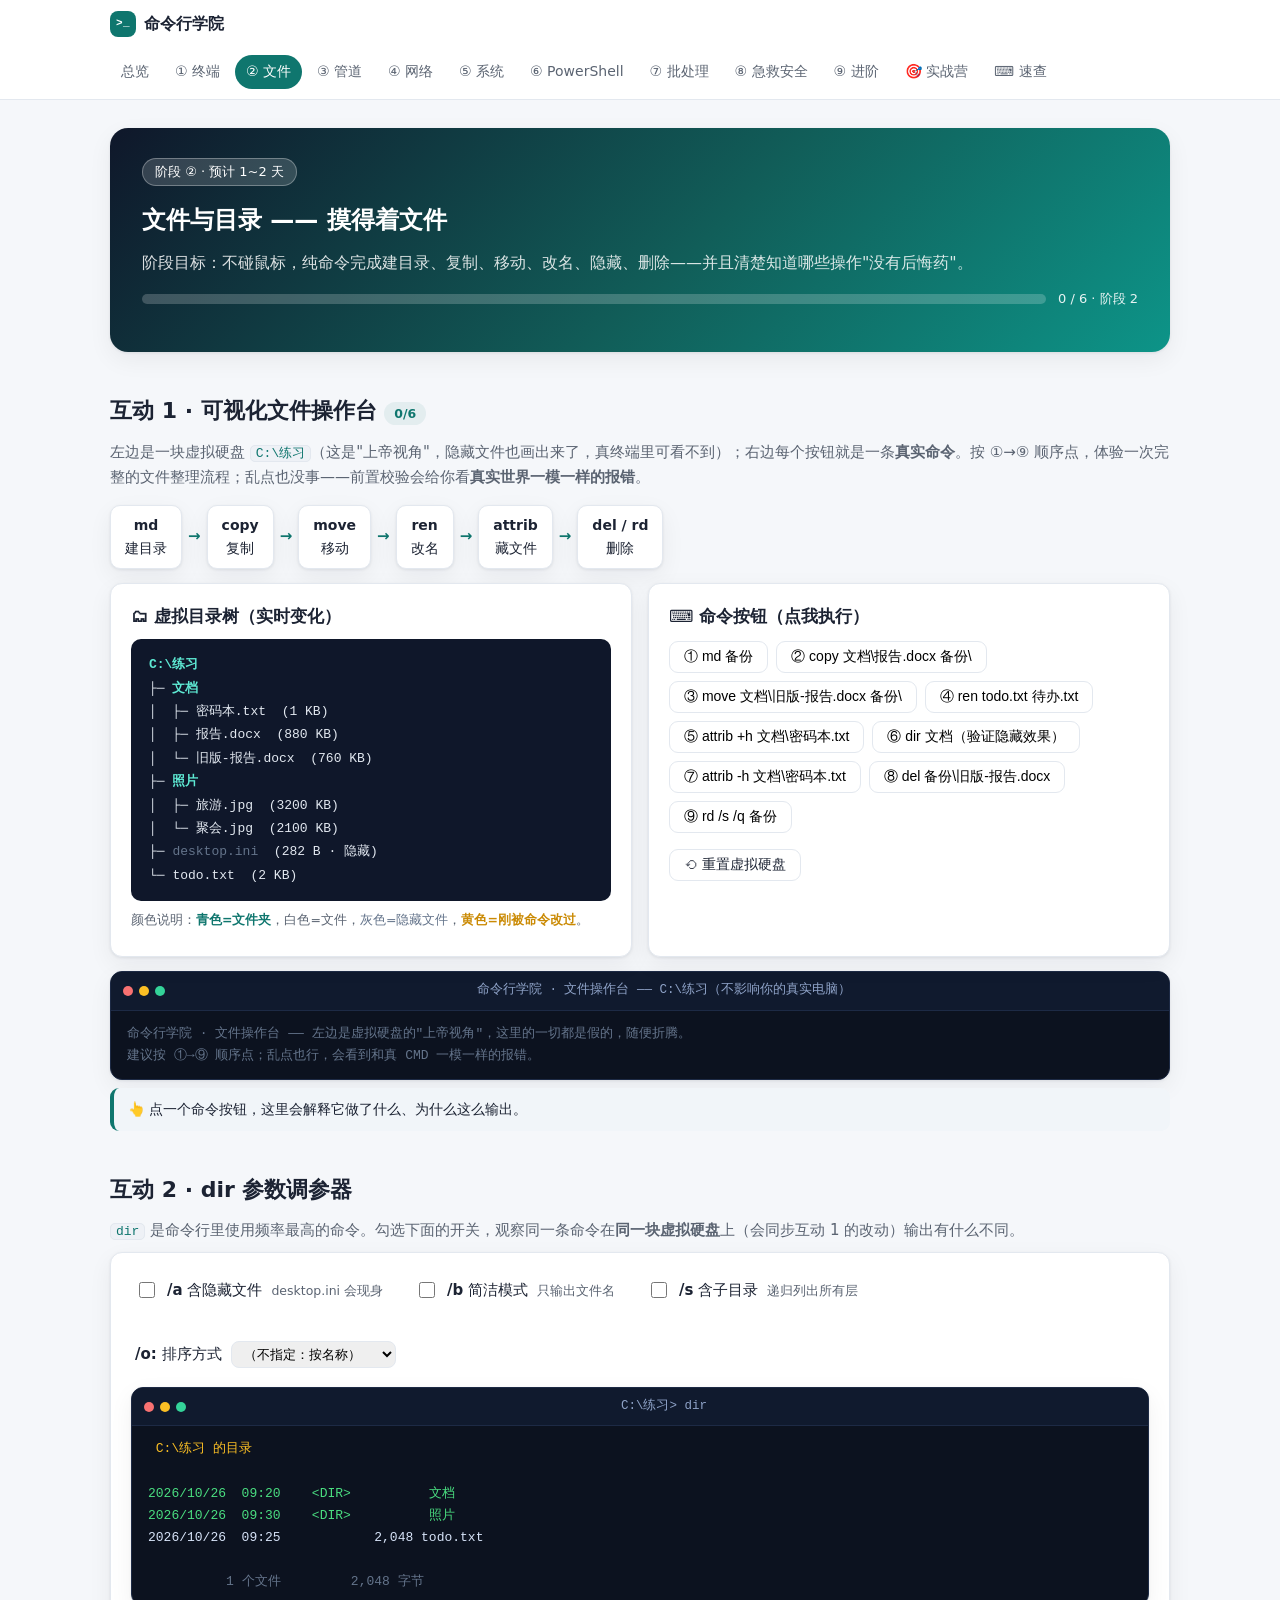
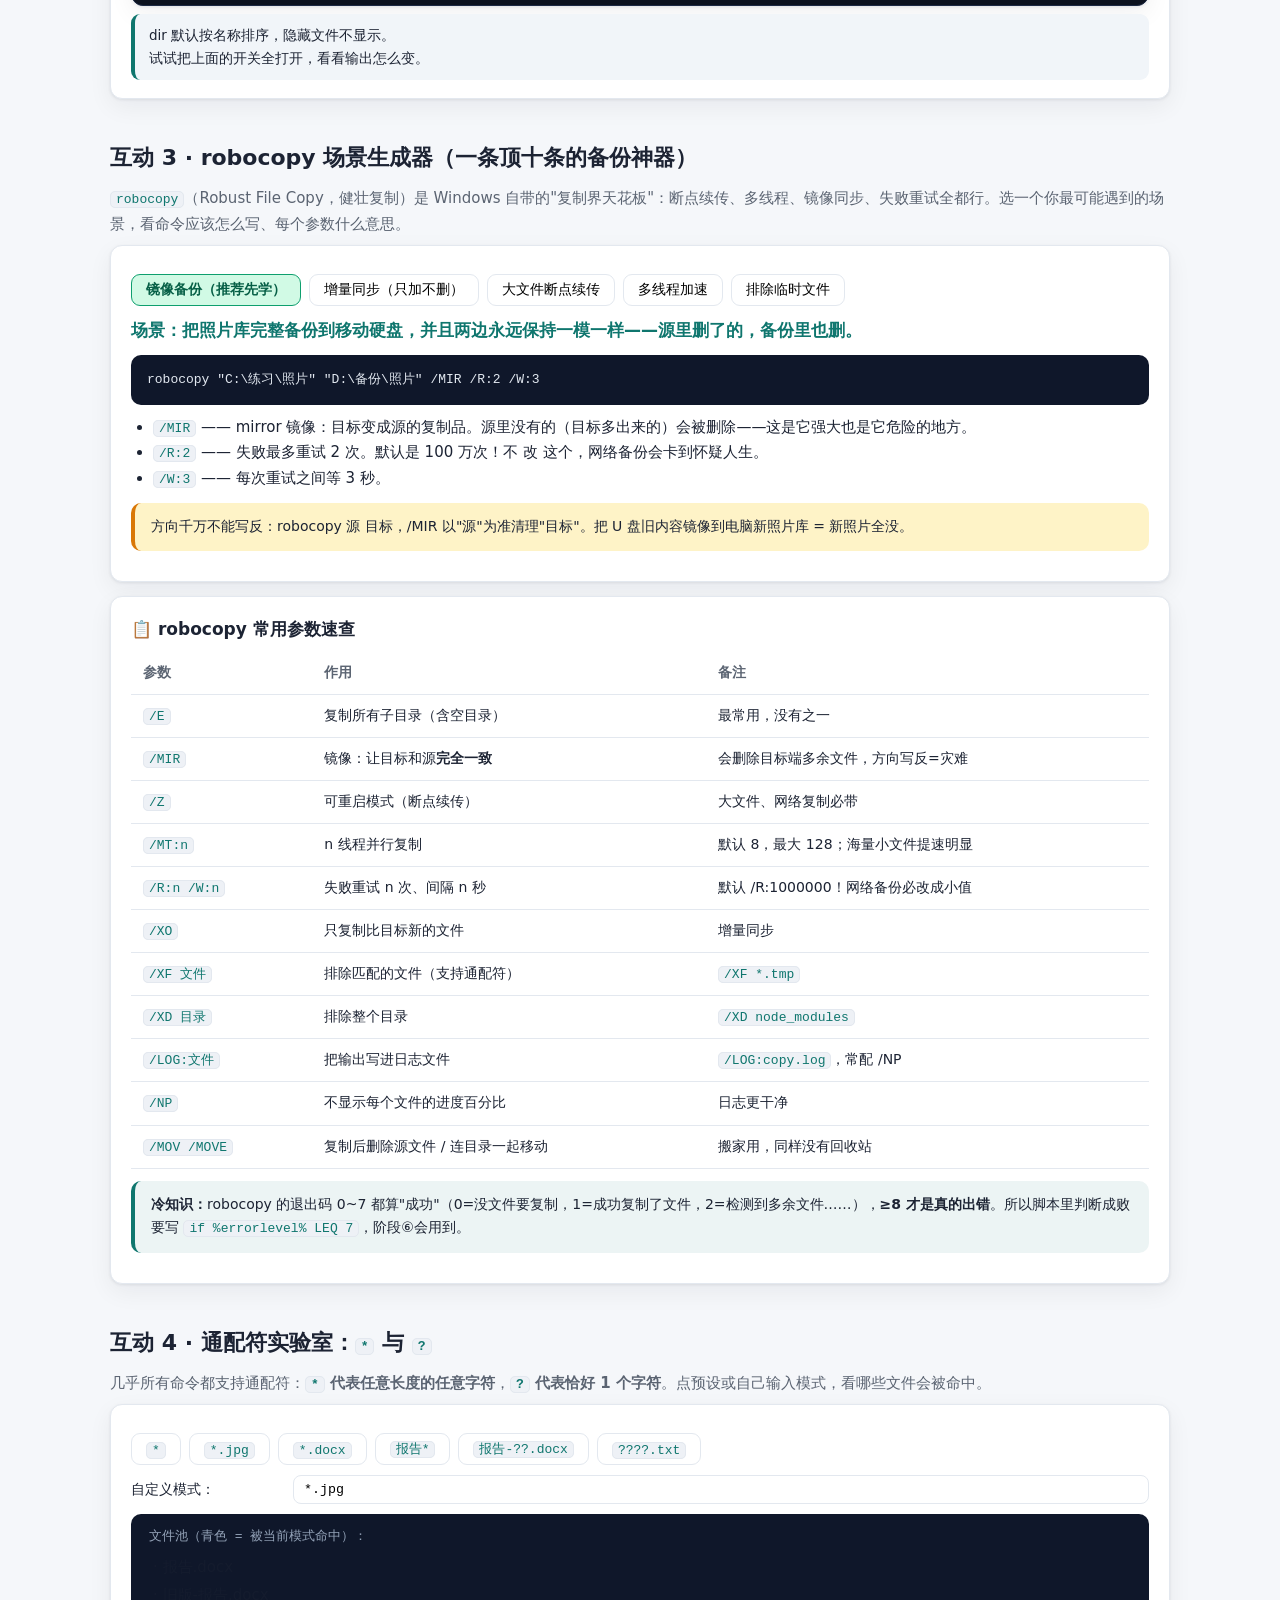
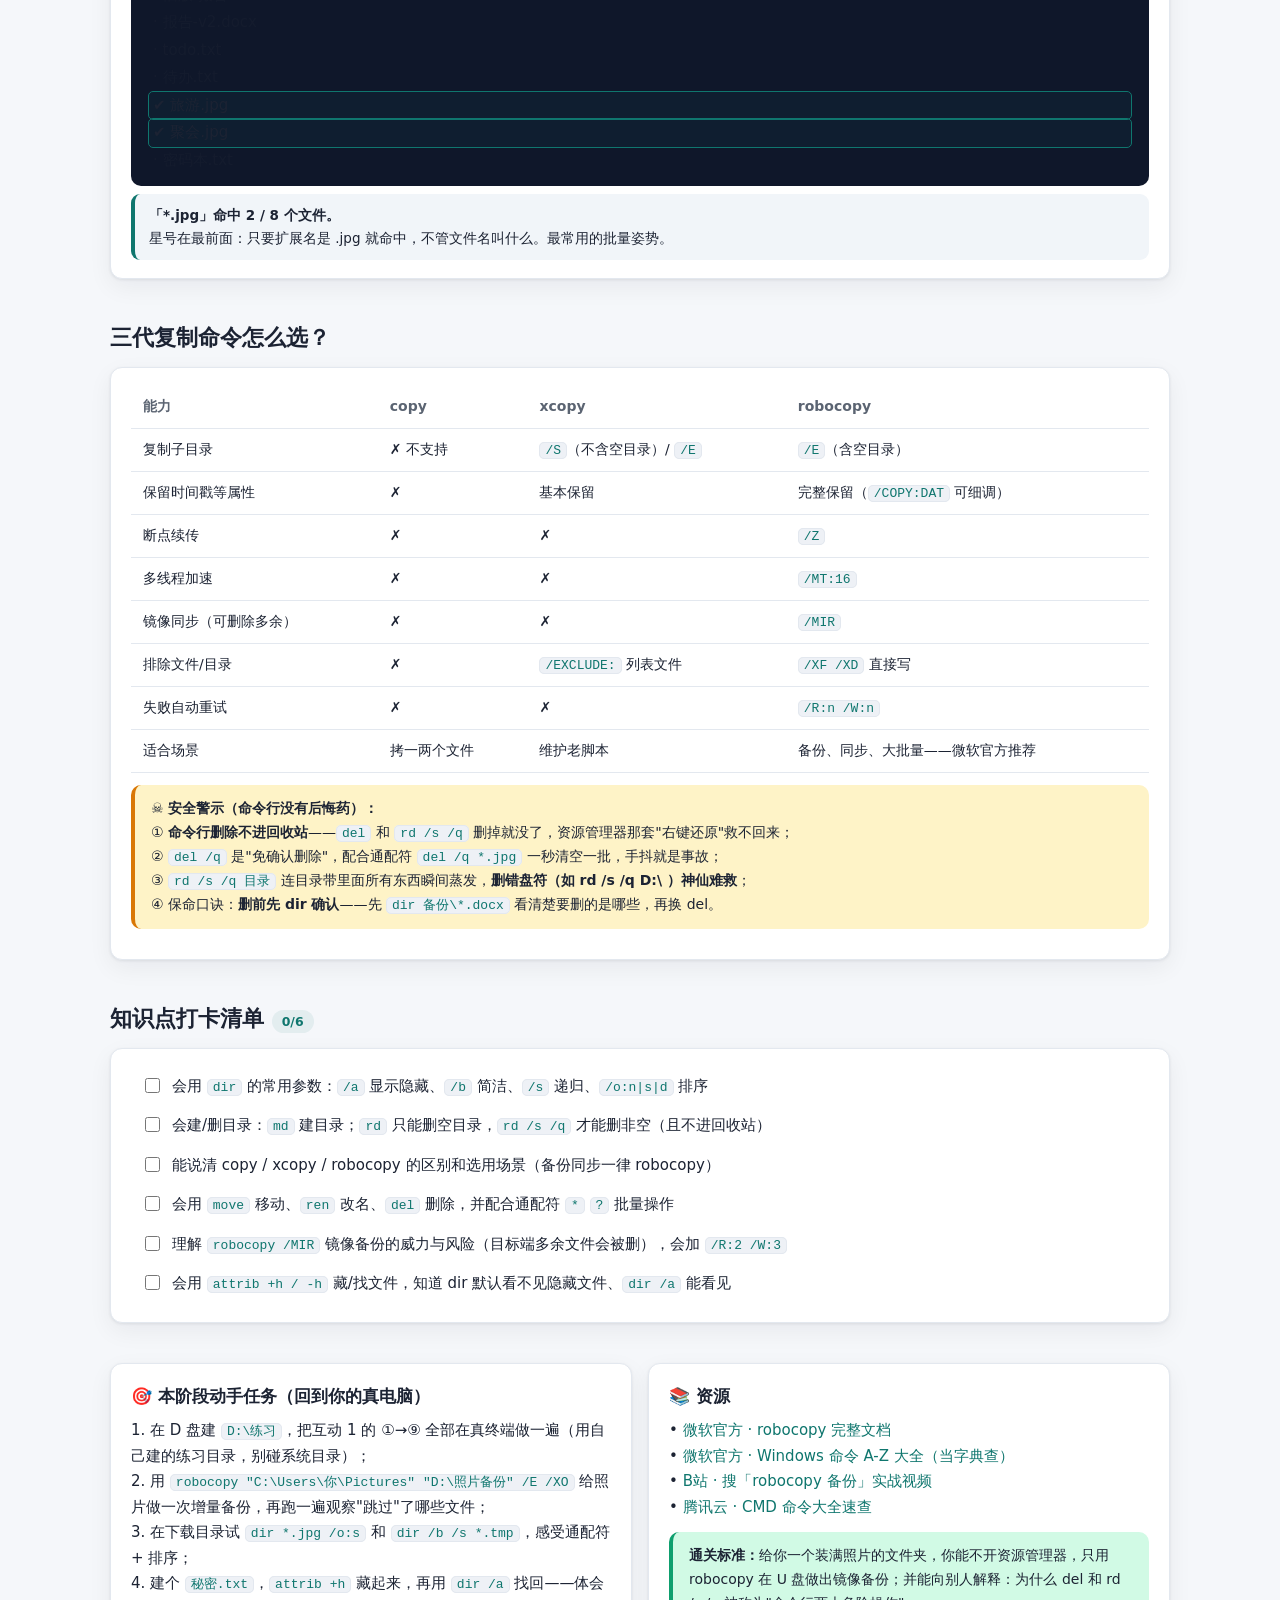
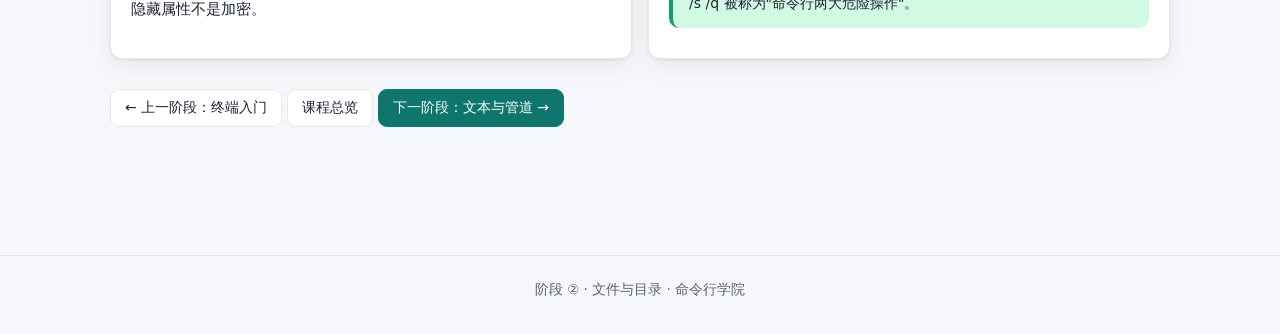
<file: stage2.html>
<!DOCTYPE html>
<html lang="zh-CN">
<head>
<meta charset="UTF-8">
<meta name="viewport" content="width=device-width, initial-scale=1.0">
<title>阶段② 文件与目录 —— 摸得着文件 · 命令行学院</title>
<link rel="stylesheet" href="assets/style.css">
</head>
<body>

<header class="topbar">
  <div class="bar">
    <span class="brand"><span class="logo">&gt;_</span>命令行学院</span>
    <nav class="nav">
      <a href="index.html">总览</a>
      <a href="stage1.html">① 终端</a>
      <a href="stage2.html">② 文件</a>
      <a href="stage3.html">③ 管道</a>
      <a href="stage4.html">④ 网络</a>
      <a href="stage5.html">⑤ 系统</a>
      <a href="stage6.html">⑥ PowerShell</a>
      <a href="stage7.html">⑦ 批处理</a>
      <a href="stage8.html">⑧ 急救安全</a>
      <a href="stage9.html">⑨ 进阶</a>
      <a href="projects.html">🎯 实战营</a>
      <a href="cheatsheet.html">⌨ 速查</a>
    </nav>
  </div>
</header>

<main class="wrap">

  <section class="hero" style="padding:30px 32px">
    <span class="tag">阶段 ② · 预计 1~2 天</span>
    <h1 style="font-size:24px">文件与目录 —— 摸得着文件</h1>
    <p class="lead">阶段目标：不碰鼠标，纯命令完成建目录、复制、移动、改名、隐藏、删除——并且清楚知道哪些操作"没有后悔药"。</p>
    <div class="pwrap">
      <div class="progress"><div class="fill" data-progress-bar="2"></div></div>
      <span class="plabel" data-progress-label="2"></span>
    </div>
  </section>

  <!-- ============ 互动1：可视化文件操作台 ============ -->
  <section class="section">
    <h2>互动 1 · 可视化文件操作台 <span class="chip" data-stage-progress="2"></span></h2>
    <p class="muted">左边是一块虚拟硬盘 <code class="inline">C:\练习</code>（这是"上帝视角"，隐藏文件也画出来了，真终端里可看不到）；右边每个按钮就是一条<b>真实命令</b>。按 ①→⑨ 顺序点，体验一次完整的文件整理流程；乱点也没事——前置校验会给你看<b>真实世界一模一样的报错</b>。</p>
    <div class="flow">
      <div class="fnode"><b>md</b>建目录</div><span class="farrow">→</span>
      <div class="fnode"><b>copy</b>复制</div><span class="farrow">→</span>
      <div class="fnode"><b>move</b>移动</div><span class="farrow">→</span>
      <div class="fnode"><b>ren</b>改名</div><span class="farrow">→</span>
      <div class="fnode"><b>attrib</b>藏文件</div><span class="farrow">→</span>
      <div class="fnode"><b>del / rd</b>删除</div>
    </div>
    <div class="lab-grid">
      <div class="card">
        <h3>🗂 虚拟目录树（实时变化）</h3>
        <div class="tree" id="fot-tree"></div>
        <p class="muted" style="font-size:12.5px;margin-top:8px">颜色说明：<span style="color:#0f766e;font-weight:700">青色=文件夹</span>，白色=文件，<span style="color:#64748b">灰色=隐藏文件</span>，<span style="color:#ca8a04;font-weight:700">黄色=刚被命令改过</span>。</p>
      </div>
      <div class="card">
        <h3>⌨ 命令按钮（点我执行）</h3>
        <div class="opts" id="fot-btns"></div>
        <button class="btn" type="button" id="fot-reset" style="margin-top:6px">⟲ 重置虚拟硬盘</button>
      </div>
    </div>
    <div class="term" style="margin-top:14px">
      <div class="term-bar">
        <span class="tdot" style="background:#f87171"></span><span class="tdot" style="background:#fbbf24"></span><span class="tdot" style="background:#34d399"></span>
        <span class="ttitle">命令行学院 · 文件操作台 —— C:\练习（不影响你的真实电脑）</span>
      </div>
      <div class="term-body" id="fot-log"></div>
    </div>
    <div class="explain" id="fot-exp">👆 点一个命令按钮，这里会解释它做了什么、为什么这么输出。</div>
  </section>

  <!-- ============ 互动2：dir 参数调参器 ============ -->
  <section class="section">
    <h2>互动 2 · dir 参数调参器</h2>
    <p class="muted"><code class="inline">dir</code> 是命令行里使用频率最高的命令。勾选下面的开关，观察同一条命令在<b>同一块虚拟硬盘</b>上（会同步互动 1 的改动）输出有什么不同。</p>
    <div class="card">
      <div style="display:flex;gap:24px;flex-wrap:wrap;align-items:center">
        <label class="switchline"><input type="checkbox" id="dl-a"><span><b>/a</b> 含隐藏文件</span><span class="hint">desktop.ini 会现身</span></label>
        <label class="switchline"><input type="checkbox" id="dl-b"><span><b>/b</b> 简洁模式</span><span class="hint">只输出文件名</span></label>
        <label class="switchline"><input type="checkbox" id="dl-s"><span><b>/s</b> 含子目录</span><span class="hint">递归列出所有层</span></label>
        <label class="switchline"><span><b>/o:</b> 排序方式</span>
          <select id="dl-o" style="padding:4px 8px;border:1px solid var(--line);border-radius:8px">
            <option value="">（不指定：按名称）</option>
            <option value="n">n = 按名称</option>
            <option value="s">s = 按大小（小→大）</option>
            <option value="d">d = 按时间（旧→新）</option>
          </select>
        </label>
      </div>
      <div class="term" style="margin-top:12px">
        <div class="term-bar">
          <span class="tdot" style="background:#f87171"></span><span class="tdot" style="background:#fbbf24"></span><span class="tdot" style="background:#34d399"></span>
          <span class="ttitle" id="dl-cmd">C:\练习&gt; dir</span>
        </div>
        <div class="term-body" id="dl-out"></div>
      </div>
      <div class="explain" id="dl-exp"></div>
    </div>
  </section>

  <!-- ============ 互动3：robocopy 场景生成器 ============ -->
  <section class="section">
    <h2>互动 3 · robocopy 场景生成器（一条顶十条的备份神器）</h2>
    <p class="muted"><code class="inline">robocopy</code>（Robust File Copy，健壮复制）是 Windows 自带的"复制界天花板"：断点续传、多线程、镜像同步、失败重试全都行。选一个你最可能遇到的场景，看命令应该怎么写、每个参数什么意思。</p>
    <div class="card">
      <div class="opts" id="rc-btns"></div>
      <div id="rc-detail" style="margin-top:8px"></div>
    </div>
    <div class="card" style="margin-top:14px">
      <h3>📋 robocopy 常用参数速查</h3>
      <table class="tbl">
        <thead><tr><th>参数</th><th>作用</th><th>备注</th></tr></thead>
        <tbody>
          <tr><td><code class="inline">/E</code></td><td>复制所有子目录（含空目录）</td><td>最常用，没有之一</td></tr>
          <tr><td><code class="inline">/MIR</code></td><td>镜像：让目标和源<b>完全一致</b></td><td>会删除目标端多余文件，方向写反=灾难</td></tr>
          <tr><td><code class="inline">/Z</code></td><td>可重启模式（断点续传）</td><td>大文件、网络复制必带</td></tr>
          <tr><td><code class="inline">/MT:n</code></td><td>n 线程并行复制</td><td>默认 8，最大 128；海量小文件提速明显</td></tr>
          <tr><td><code class="inline">/R:n /W:n</code></td><td>失败重试 n 次、间隔 n 秒</td><td>默认 /R:1000000！网络备份必改成小值</td></tr>
          <tr><td><code class="inline">/XO</code></td><td>只复制比目标新的文件</td><td>增量同步</td></tr>
          <tr><td><code class="inline">/XF 文件</code></td><td>排除匹配的文件（支持通配符）</td><td><code class="inline">/XF *.tmp</code></td></tr>
          <tr><td><code class="inline">/XD 目录</code></td><td>排除整个目录</td><td><code class="inline">/XD node_modules</code></td></tr>
          <tr><td><code class="inline">/LOG:文件</code></td><td>把输出写进日志文件</td><td><code class="inline">/LOG:copy.log</code>，常配 /NP</td></tr>
          <tr><td><code class="inline">/NP</code></td><td>不显示每个文件的进度百分比</td><td>日志更干净</td></tr>
          <tr><td><code class="inline">/MOV /MOVE</code></td><td>复制后删除源文件 / 连目录一起移动</td><td>搬家用，同样没有回收站</td></tr>
        </tbody>
      </table>
      <div class="callout info"><b>冷知识：</b>robocopy 的退出码 0~7 都算"成功"（0=没文件要复制，1=成功复制了文件，2=检测到多余文件……），<b>≥8 才是真的出错</b>。所以脚本里判断成败要写 <code class="inline">if %errorlevel% LEQ 7</code>，阶段⑥会用到。</div>
    </div>
  </section>

  <!-- ============ 互动4：通配符实验室 ============ -->
  <section class="section">
    <h2>互动 4 · 通配符实验室：<code class="inline">*</code> 与 <code class="inline">?</code></h2>
    <p class="muted">几乎所有命令都支持通配符：<b><code class="inline">*</code> 代表任意长度的任意字符</b>，<b><code class="inline">?</code> 代表恰好 1 个字符</b>。点预设或自己输入模式，看哪些文件会被命中。</p>
    <div class="card">
      <div class="opts" id="wc-presets"></div>
      <div class="range-row">
        <label>自定义模式：</label>
        <input type="text" id="wc-input" value="*.jpg" spellcheck="false" autocomplete="off" style="flex:1;padding:6px 10px;border:1px solid var(--line);border-radius:8px;font-family:Consolas,monospace">
      </div>
      <div style="background:var(--code-bg);border-radius:10px;padding:12px 18px;margin-top:8px" id="wc-list"></div>
      <div class="explain" id="wc-exp"></div>
    </div>
  </section>

  <!-- ============ 对照表 + 安全警示 ============ -->
  <section class="section">
    <h2>三代复制命令怎么选？</h2>
    <div class="card">
      <table class="tbl">
        <thead><tr><th>能力</th><th>copy</th><th>xcopy</th><th>robocopy</th></tr></thead>
        <tbody>
          <tr><td>复制子目录</td><td>✗ 不支持</td><td><code class="inline">/S</code>（不含空目录）/ <code class="inline">/E</code></td><td><code class="inline">/E</code>（含空目录）</td></tr>
          <tr><td>保留时间戳等属性</td><td>✗</td><td>基本保留</td><td>完整保留（<code class="inline">/COPY:DAT</code> 可细调）</td></tr>
          <tr><td>断点续传</td><td>✗</td><td>✗</td><td><code class="inline">/Z</code></td></tr>
          <tr><td>多线程加速</td><td>✗</td><td>✗</td><td><code class="inline">/MT:16</code></td></tr>
          <tr><td>镜像同步（可删除多余）</td><td>✗</td><td>✗</td><td><code class="inline">/MIR</code></td></tr>
          <tr><td>排除文件/目录</td><td>✗</td><td><code class="inline">/EXCLUDE:</code> 列表文件</td><td><code class="inline">/XF /XD</code> 直接写</td></tr>
          <tr><td>失败自动重试</td><td>✗</td><td>✗</td><td><code class="inline">/R:n /W:n</code></td></tr>
          <tr><td>适合场景</td><td>拷一两个文件</td><td>维护老脚本</td><td>备份、同步、大批量——微软官方推荐</td></tr>
        </tbody>
      </table>
      <div class="callout warn"><b>☠ 安全警示（命令行没有后悔药）：</b><br>
      ① <b>命令行删除不进回收站</b>——<code class="inline">del</code> 和 <code class="inline">rd /s /q</code> 删掉就没了，资源管理器那套"右键还原"救不回来；<br>
      ② <code class="inline">del /q</code> 是"免确认删除"，配合通配符 <code class="inline">del /q *.jpg</code> 一秒清空一批，手抖就是事故；<br>
      ③ <code class="inline">rd /s /q 目录</code> 连目录带里面所有东西瞬间蒸发，<b>删错盘符（如 rd /s /q D:\ ）神仙难救</b>；<br>
      ④ 保命口诀：<b>删前先 dir 确认</b>——先 <code class="inline">dir 备份\*.docx</code> 看清楚要删的是哪些，再换 del。</div>
    </div>
  </section>

  <!-- ============ 打卡清单 ============ -->
  <section class="section">
    <h2>知识点打卡清单 <span class="chip" data-stage-progress="2"></span></h2>
    <div class="card check">
      <label><input type="checkbox" id="s2-1" data-persist><span>会用 <code class="inline">dir</code> 的常用参数：<code class="inline">/a</code> 显示隐藏、<code class="inline">/b</code> 简洁、<code class="inline">/s</code> 递归、<code class="inline">/o:n|s|d</code> 排序</span></label>
      <label><input type="checkbox" id="s2-2" data-persist><span>会建/删目录：<code class="inline">md</code> 建目录；<code class="inline">rd</code> 只能删空目录，<code class="inline">rd /s /q</code> 才能删非空（且不进回收站）</span></label>
      <label><input type="checkbox" id="s2-3" data-persist><span>能说清 copy / xcopy / robocopy 的区别和选用场景（备份同步一律 robocopy）</span></label>
      <label><input type="checkbox" id="s2-4" data-persist><span>会用 <code class="inline">move</code> 移动、<code class="inline">ren</code> 改名、<code class="inline">del</code> 删除，并配合通配符 <code class="inline">*</code> <code class="inline">?</code> 批量操作</span></label>
      <label><input type="checkbox" id="s2-5" data-persist><span>理解 <code class="inline">robocopy /MIR</code> 镜像备份的威力与风险（目标端多余文件会被删），会加 <code class="inline">/R:2 /W:3</code></span></label>
      <label><input type="checkbox" id="s2-6" data-persist><span>会用 <code class="inline">attrib +h / -h</code> 藏/找文件，知道 dir 默认看不见隐藏文件、<code class="inline">dir /a</code> 能看见</span></label>
    </div>
  </section>

  <section class="section">
    <div class="grid g2">
      <div class="card">
        <h3>🎯 本阶段动手任务（回到你的真电脑）</h3>
        <p>1. 在 D 盘建 <code class="inline">D:\练习</code>，把互动 1 的 ①→⑨ 全部在真终端做一遍（用自己建的练习目录，别碰系统目录）；<br>
           2. 用 <code class="inline">robocopy "C:\Users\你\Pictures" "D:\照片备份" /E /XO</code> 给照片做一次增量备份，再跑一遍观察"跳过"了哪些文件；<br>
           3. 在下载目录试 <code class="inline">dir *.jpg /o:s</code> 和 <code class="inline">dir /b /s *.tmp</code>，感受通配符 + 排序；<br>
           4. 建个 <code class="inline">秘密.txt</code>，<code class="inline">attrib +h</code> 藏起来，再用 <code class="inline">dir /a</code> 找回——体会隐藏属性不是加密。</p>
      </div>
      <div class="card">
        <h3>📚 资源</h3>
        <p>• <a href="https://learn.microsoft.com/zh-cn/windows-server/administration/windows-commands/robocopy" target="_blank" rel="noopener">微软官方 · robocopy 完整文档</a><br>
           • <a href="https://learn.microsoft.com/zh-cn/windows-server/administration/windows-commands/windows-commands" target="_blank" rel="noopener">微软官方 · Windows 命令 A-Z 大全（当字典查）</a><br>
           • <a href="https://search.bilibili.com/all?keyword=robocopy%20%E5%A4%87%E4%BB%BD" target="_blank" rel="noopener">B站 · 搜「robocopy 备份」实战视频</a><br>
           • <a href="https://cloud.tencent.com/developer/article/1496450" target="_blank" rel="noopener">腾讯云 · CMD 命令大全速查</a></p>
        <div class="callout ok"><b>通关标准：</b>给你一个装满照片的文件夹，你能不开资源管理器，只用 robocopy 在 U 盘做出镜像备份；并能向别人解释：为什么 del 和 rd /s /q 被称为"命令行两大危险操作"。</div>
      </div>
    </div>
  </section>

  <p style="margin-top:30px">
    <a class="btn" href="stage1.html">← 上一阶段：终端入门</a>
    <a class="btn" href="index.html">课程总览</a>
    <a class="btn primary" href="stage3.html">下一阶段：文本与管道 →</a>
  </p>
</main>

<footer class="foot">阶段 ② · 文件与目录 · 命令行学院</footer>
<script src="assets/app.js"></script>
<script src="assets/guard.js"></script>
<script>
/* ============ 共享虚拟硬盘 C:\练习（互动1、互动2 共用） ============ */
var FS, MARKS;
var FS_TPL = {
  '照片': { dir: 1, ts: 30, kids: {
    '旅游.jpg': { bytes: 3276800, ts: 45 },
    '聚会.jpg': { bytes: 2150400, ts: 50 }
  }},
  '文档': { dir: 1, ts: 20, kids: {
    '报告.docx':      { bytes: 901120, ts: 10 },
    '旧版-报告.docx': { bytes: 778240, ts: 5 },
    '密码本.txt':     { bytes: 1024,   ts: 15 }
  }},
  'todo.txt':    { bytes: 2048, ts: 25 },
  'desktop.ini': { bytes: 282,  ts: 2, hidden: 1 }
};
function fsClone(o) {
  var r = {};
  for (var k in o) {
    var v = o[k];
    r[k] = v.dir ? { dir: 1, ts: v.ts, kids: fsClone(v.kids) } : { bytes: v.bytes, ts: v.ts };
    if (v.hidden) r[k].hidden = 1;
  }
  return r;
}
function fsParts(p) { return p.split('\\').filter(function (s) { return s; }); }
function fsAt(parts) {
  var n = FS;
  for (var i = 0; i < parts.length; i++) {
    if (!n || !n.dir) return null;
    n = n.kids[parts[i]];
  }
  return n || null;
}
function fsMark(path) { MARKS[path] = 1; }
function fsCount(node) {
  var c = { files: 0, dirs: 0, bytes: 0 };
  (function walk(n) {
    for (var k in n.kids) {
      var v = n.kids[k];
      if (v.dir) { c.dirs++; walk(v); } else { c.files++; c.bytes += v.bytes; }
    }
  })(node);
  return c;
}
function esc(s) { return String(s).replace(/&/g, '&amp;').replace(/</g, '&lt;').replace(/>/g, '&gt;'); }
function fmtKB(b) { return b >= 1024 ? Math.round(b / 1024) + ' KB' : b + ' B'; }

/* ============ 互动1：可视化文件操作台 ============ */
(function () {
  var treeEl = document.getElementById('fot-tree');
  var btnsEl = document.getElementById('fot-btns');
  var logEl  = document.getElementById('fot-log');
  var expEl  = document.getElementById('fot-exp');
  var PROMPT = 'C:\\练习&gt; ';

  function log(html) {
    var d = document.createElement('div');
    d.innerHTML = html;
    logEl.appendChild(d);
    logEl.scrollTop = logEl.scrollHeight;
  }
  function logLine(t, cls) { log('<span' + (cls ? ' class="' + cls + '"' : '') + '>' + esc(t) + '</span>'); }
  function logCmd(cmd) { log('<span class="pr">' + PROMPT + '</span>' + esc(cmd)); }

  function renderTree() {
    var html = ['<span class="d">C:\\练习</span>'];
    (function walk(node, prefix, basePath) {
      var names = Object.keys(node.kids).sort(function (a, b) {
        var da = node.kids[a].dir, db = node.kids[b].dir;
        if (da !== db) return da ? -1 : 1;
        return a < b ? -1 : a > b ? 1 : 0;
      });
      names.forEach(function (k, i) {
        var v = node.kids[k];
        var last = i === names.length - 1;
        var p = basePath ? basePath + '\\' + k : k;
        var cls = v.dir ? 'd' : (v.hidden ? 'hidden' : 'f');
        if (MARKS[p]) cls += ' mark';
        var tag = v.dir ? '' : '  (' + fmtKB(v.bytes) + (v.hidden ? ' · 隐藏' : '') + ')';
        html.push('<span class="cm">' + esc(prefix + (last ? '└─ ' : '├─ ')) + '</span><span class="' + cls + '">' + esc(k) + '</span><span class="cm">' + esc(tag) + '</span>');
        if (v.dir) walk(v, prefix + (last ? '   ' : '│  '), p);
      });
    })( { kids: FS }, '', '');
    treeEl.innerHTML = html.join('\n');
  }

  function dirRowsOf(dirNode) {
    var names = Object.keys(dirNode.kids).filter(function (k) { return !dirNode.kids[k].hidden; });
    names.sort(function (a, b) { var da = dirNode.kids[a].dir; return (dirNode.kids[b].dir ? 1 : 0) - da || (a < b ? -1 : 1); });
    var nf = 0, nd = 0;
    names.forEach(function (k) { dirNode.kids[k].dir ? nd++ : nf++; });
    var lines = names.map(function (k) {
      var v = dirNode.kids[k];
      return '2026/10/26  09:' + String(v.ts).padStart(2, '0') + '    ' + (v.dir ? '<DIR>          ' : String(v.bytes.toLocaleString('en-US')).padStart(13) + ' ') + k;
    });
    lines.push('');
    lines.push('               ' + nf + ' 个文件' + (nd ? '，' + nd + ' 个目录' : ''));
    return lines;
  }

  /* 每条命令：run 返回 { ok, out:[{t,cls}], exp, expCls } */
  var CMDS = [
    { label: '① md 备份', cmd: 'md 备份', run: function () {
      if (FS['备份']) return { ok: 0, out: [['子目录或文件 备份 已经存在。', 'err']],
        exp: '真实报错。md 不能"覆盖"已有目录。想重建？先 rd 删掉，或者换个别名：md 备份2。' };
      FS['备份'] = { dir: 1, ts: 56, kids: {} };
      fsMark('备份');
      return { ok: 1, out: [['（没有任何输出？对，md 成功时是静默的——命令行里"没有消息"往往就是"好消息"。）', 'cm']],
        exp: '<b>md</b>（make directory）建一个空目录。看左边目录树，"备份"出现了。它是内部命令，长在 cmd.exe 里。' };
    }},
    { label: '② copy 文档\\报告.docx 备份\\', cmd: 'copy 文档\\报告.docx 备份\\', run: function () {
      if (!fsAt(['文档', '报告.docx'])) return { ok: 0, out: [['系统找不到指定的文件。', 'err'], ['        0 个文件已复制', 'cm']], exp: '源文件不存在（也许被你重命名/删了？点重置再来）。' };
      if (!fsAt(['备份']) || !fsAt(['备份']).dir) return { ok: 0, out: [['系统找不到指定的路径。', 'err'], ['        0 个文件已复制', 'cm']], exp: '目标目录"备份"还不存在——先点 ① md 备份。这就是"前置校验"：真实 CMD 也会这样一步步报错。' };
      var src = fsAt(['文档', '报告.docx']);
      FS['备份'].kids['报告.docx'] = { bytes: src.bytes, ts: 57 };
      fsMark('备份'); fsMark('备份\\报告.docx');
      return { ok: 1, out: [['已复制         1 个文件。', 'ok']],
        exp: '<b>copy</b> 复制文件：源文件还在 文档\\，备份\\ 里多了一份一模一样的。末尾的 <code class="inline">\\</code> 表示"复制进这个目录"。copy 一次只能复制文件，要连子目录得用 xcopy /s 或 robocopy /E。' };
    }},
    { label: '③ move 文档\\旧版-报告.docx 备份\\', cmd: 'move 文档\\旧版-报告.docx 备份\\', run: function () {
      if (!fsAt(['文档', '旧版-报告.docx'])) return { ok: 0, out: [['系统找不到指定的文件。', 'err'], ['        0 个文件已移动。', 'cm']], exp: '源文件不在（已经移动过了？）。move 是"复制+删除原文件"，源文件只存在于新位置。' };
      if (!fsAt(['备份']) || !fsAt(['备份']).dir) return { ok: 0, out: [['系统找不到指定的路径。', 'err'], ['        0 个文件已移动。', 'cm']], exp: '目标目录不存在，先点 ①。' };
      var src = fsAt(['文档', '旧版-报告.docx']);
      FS['备份'].kids['旧版-报告.docx'] = { bytes: src.bytes, ts: 58 };
      delete FS['文档'].kids['旧版-报告.docx'];
      fsMark('文档'); fsMark('备份'); fsMark('备份\\旧版-报告.docx');
      return { ok: 1, out: [['移动了         1 个文件。', 'ok']],
        exp: '<b>move</b> = 复制 + 删除原文件。注意左边树：旧版-报告.docx 从 文档\\ 消失，出现在 备份\\ 里。整理归档、给文件挪窝全靠它（跨盘符也一样用）。' };
    }},
    { label: '④ ren todo.txt 待办.txt', cmd: 'ren todo.txt 待办.txt', run: function () {
      if (!FS['todo.txt']) {
        if (FS['待办.txt']) return { ok: 0, out: [['存在重名文件，或是找不到文件。', 'err']], exp: '真实报错：待办.txt 已经存在（刚才已经改过名了）。ren 不会覆盖同名文件。' };
        return { ok: 0, out: [['系统找不到指定的文件。', 'err']], exp: 'todo.txt 不存在（被你折腾没了？重置再来）。' };
      }
      FS['待办.txt'] = FS['todo.txt'];
      delete FS['todo.txt'];
      fsMark('待办.txt');
      return { ok: 1, out: [['（又是静默成功。ren 从不多话。）', 'cm']],
        exp: '<b>ren</b>（rename）改名：<code class="inline">ren 旧名 新名</code>，只改名字不挪位置，且必须在同一个目录里。成功时无输出。支持通配符：ren *.jpeg *.jpg 一键批量改扩展名。' };
    }},
    { label: '⑤ attrib +h 文档\\密码本.txt', cmd: 'attrib +h 文档\\密码本.txt', run: function () {
      var f = fsAt(['文档', '密码本.txt']);
      if (!f) return { ok: 0, out: [['找不到文件 - 文档\\密码本.txt', 'err']], exp: '文件不存在。attrib 找不到目标时会明确告诉你路径。' };
      f.hidden = 1;
      fsMark('文档\\密码本.txt');
      return { ok: 1, out: [['（静默成功。看左边树：密码本.txt 变灰了——它还在，只是带上了"隐藏"属性。）', 'cm']],
        exp: '<b>attrib +h</b> 给文件加隐藏属性（+s 系统属性、+r 只读同理）。注意：<b>隐藏 ≠ 加密</b>，知道路径的人照样能打开，只是"看不见"。取消隐藏用 <code class="inline">attrib -h</code>（下一个按钮）。' };
    }},
    { label: '⑥ dir 文档（验证隐藏效果）', cmd: 'dir 文档', run: function () {
      var d = fsAt(['文档']);
      if (!d) return { ok: 0, out: [['系统找不到指定的路径。', 'err']], exp: '文档 目录不存在。' };
      var lines = [' C:\\练习\\文档 的目录', ''];
      var hiddenN = 0;
      Object.keys(d.kids).forEach(function (k) { if (d.kids[k].hidden) hiddenN++; });
      dirRowsOf(d).forEach(function (l) { lines.push(l); });
      var out = lines.map(function (l) { return [l, l.indexOf('个文件') >= 0 ? 'ok' : '']; });
      if (hiddenN) out.push(['', ''], ['（发现了吗？密码本.txt 不见了！它没被删——左边树里还在，只是被 attrib +h 藏起来了。dir 默认不显示隐藏文件，dir /a 才能看见。再点 ⑦ 后回来重跑这条对比。）', 'cm']);
      return { ok: 1, out: out,
        exp: hiddenN ? '<b>dir</b> 输出三列：修改时间、&lt;DIR&gt; 或字节数、文件名。文件少了 1 个：被隐藏的不显示。<code class="inline">dir /a</code> = 显示包括隐藏在内的所有文件。' : '标准 dir 输出：修改时间、&lt;DIR&gt; 标记或字节数、文件名，最后一行是统计。这就是最常用的"看目录"姿势。' };
    }},
    { label: '⑦ attrib -h 文档\\密码本.txt', cmd: 'attrib -h 文档\\密码本.txt', run: function () {
      var f = fsAt(['文档', '密码本.txt']);
      if (!f) return { ok: 0, out: [['找不到文件 - 文档\\密码本.txt', 'err']], exp: '文件不存在。' };
      if (!f.hidden) return { ok: 1, out: [['（它本来就没藏。先点 ⑤ 再来体验一次？）', 'cm']], exp: 'attrib -h 撤销隐藏属性。文件已经可见，无需操作。' };
      delete f.hidden;
      fsMark('文档\\密码本.txt');
      return { ok: 1, out: [['（静默成功。树里密码本.txt 恢复白色。可以回头再点 ⑥ dir 文档 验证它回来了。）', 'cm']],
        exp: '<b>attrib -h</b> 撤销隐藏属性。+ 加 / - 减，这是 attrib 的通用语法：attrib +r 只读、-r 取消只读。' };
    }},
    { label: '⑧ del 备份\\旧版-报告.docx', cmd: 'del 备份\\旧版-报告.docx', run: function () {
      var b = fsAt(['备份']);
      if (!b || !b.dir || !b.kids['旧版-报告.docx']) return { ok: 0, out: [['找不到 C:\\练习\\备份\\旧版-报告.docx', 'err']], exp: '真实报错。目标不存在：也许还没 move 过去（先点 ③），或者已经删过了。' };
      delete b.kids['旧版-报告.docx'];
      fsMark('备份');
      return { ok: 1, out: [['（又是静默……但这次是"危险的无声"。看左边树：文件没了。', 'cm'], ['⚠ 它不进回收站！资源管理器里也找不回来了。', 'hl']], exp: '<b>del</b> 直接删除文件，<b>不经过回收站</b>，没有确认弹窗。配合通配符 <code class="inline">del 备份\\*.docx</code> 会批量秒删。删前先 dir 确认，是命令行保命第一课。' };
    }},
    { label: '⑨ rd /s /q 备份', cmd: 'rd /s /q 备份', run: function () {
      if (!fsAt(['备份'])) return { ok: 0, out: [['系统找不到指定的文件。', 'err']], exp: '备份 目录不存在（已经删过了，或还没建）。' };
      var c = fsCount(fsAt(['备份']));
      delete FS['备份'];
      if (window.__dirLabRefresh) window.__dirLabRefresh();
      return { ok: 1, out: [['（静默。备份 目录连同里面 ' + (c.files + c.dirs) + ' 个文件/子目录，瞬间蒸发——', 'cm'], ['⚠ 回收站里也找不到。这就是 rd /s /q 的威力与危险。', 'hl']], exp: '<b>rd</b> 只能删空目录；<code class="inline">rd /s</code> 连内容一起删；<code class="inline">/q</code> 免确认（quiet）。三条组合 = 无提示递归强删，脚本里常用，手敲时务必看清路径再回车。', expCls: 'bad' };
    }}
  ];

  function paintExp(r) {
    expEl.className = 'explain' + (r.expCls ? ' ' + r.expCls : (r.ok ? ' good' : ' bad'));
    expEl.innerHTML = r.exp;
  }
  btnsEl.innerHTML = CMDS.map(function (c, i) {
    return '<button class="opt" type="button" data-c="' + i + '">' + esc(c.label) + '</button>';
  }).join('');
  btnsEl.addEventListener('click', function (e) {
    var b = e.target.closest('.opt');
    if (!b) return;
    var c = CMDS[+b.dataset.c];
    logCmd(c.cmd);
    var r = c.run();
    r.out.forEach(function (l) { logLine(l[0], l[1]); });
    log('');
    paintExp(r);
    renderTree();
    if (window.__dirLabRefresh) window.__dirLabRefresh();
  });
  function init() {
    FS = fsClone(FS_TPL);
    MARKS = {};
    logEl.innerHTML = '';
    log('<span class="cm">命令行学院 · 文件操作台 —— 左边是虚拟硬盘的"上帝视角"，这里的一切都是假的，随便折腾。</span>');
    log('<span class="cm">建议按 ①→⑨ 顺序点；乱点也行，会看到和真 CMD 一模一样的报错。</span>');
    log('');
    expEl.className = 'explain';
    expEl.innerHTML = '👆 点一个命令按钮，这里会解释它做了什么、为什么这么输出。';
    renderTree();
  }
  document.getElementById('fot-reset').addEventListener('click', function () {
    init();
    if (window.__dirLabRefresh) window.__dirLabRefresh();
  });
  init();
})();

/* ============ 互动2：dir 参数调参器 ============ */
(function () {
  var chA = document.getElementById('dl-a');
  var chB = document.getElementById('dl-b');
  var chS = document.getElementById('dl-s');
  var selO = document.getElementById('dl-o');
  var outEl = document.getElementById('dl-out');
  var cmdEl = document.getElementById('dl-cmd');
  var expEl = document.getElementById('dl-exp');

  function pad(s, n) { s = String(s); while (s.length < n) s = ' ' + s; return s; }
  function timeOf(v) { return '2026/10/26  09:' + String(v.ts).padStart(2, '0'); }
  function rowStr(name, v) {
    return timeOf(v) + '    ' + (v.dir ? '<DIR>          ' : pad(v.bytes.toLocaleString('en-US'), 13) + ' ') + name;
  }
  function visibleKids(node) {
    return Object.keys(node.kids).filter(function (k) { return chA.checked || !node.kids[k].hidden; });
  }
  function sortNames(node, names) {
    var mode = selO.value || 'n';
    var dirs = [], files = [];
    names.forEach(function (k) { (node.kids[k].dir ? dirs : files).push(k); });
    function byName(a, b) { return a < b ? -1 : a > b ? 1 : 0; }
    var fsort = byName;
    if (mode === 's') fsort = function (a, b) { return node.kids[a].bytes - node.kids[b].bytes; };
    if (mode === 'd') fsort = function (a, b) { return node.kids[a].ts - node.kids[b].ts; };
    dirs.sort(byName); files.sort(fsort);
    return dirs.concat(files);
  }

  function render() {
    var cmd = 'dir' + (chA.checked ? ' /a' : '') + (selO.value ? ' /o:' + selO.value : '') + (chB.checked ? ' /b' : '') + (chS.checked ? ' /s' : '');
    cmdEl.textContent = 'C:\\练习> ' + cmd;
    var lines = [];   // [text, cls]
    var g = { files: 0, bytes: 0, dirs: 0 };

    function emitDir(path, node) {
      var names = sortNames(node, visibleKids(node));
      if (chB.checked) {
        names.forEach(function (k) {
          lines.push([chS.checked ? 'C:\\练习' + (path ? '\\' + path : '') + '\\' + k : k, '']);
        });
        return;
      }
      lines.push([' ' + 'C:\\练习' + (path ? '\\' + path : '') + ' 的目录', 'hl']);
      lines.push(['', '']);
      var nf = 0, nb = 0;
      names.forEach(function (k) {
        var v = node.kids[k];
        lines.push([rowStr(k, v), v.dir ? 'ok' : '']);
        if (v.dir) g.dirs++; else { g.files++; g.bytes += v.bytes; nf++; nb += v.bytes; }
      });
      g.dirs++; /* 本目录自身 */
      lines.push(['', '']);
      lines.push([pad(nf, 11) + ' 个文件' + (nb ? pad(nb.toLocaleString('en-US'), 14) + ' 字节' : ''), 'cm']);
      lines.push(['', '']);
    }

    if (chS.checked) {
      (function walk(node, path) {
        emitDir(path, node);
        Object.keys(node.kids).sort().forEach(function (k) {
          if (node.kids[k].dir && (chA.checked || !node.kids[k].hidden)) walk(node.kids[k], path ? path + '\\' + k : k);
        });
      })( { kids: FS }, '');
      if (!chB.checked) {
        lines.push(['     文件总数:', 'hl'], [pad(g.files, 13) + ' 个文件', '']);
        lines.push(['      字节总数:', 'hl'], [pad(g.bytes.toLocaleString('en-US'), 15) + ' 字节', '']);
        lines.push(['     目录总数:', 'hl'], [pad(g.dirs, 13) + ' 个目录    15,876,993,024 可用字节', '']);
      }
    } else {
      emitDir('', { kids: FS });
    }
    outEl.innerHTML = lines.map(function (l) {
      return '<span' + (l[1] ? ' class="' + l[1] + '"' : '') + '>' + esc(l[0]) + '</span>';
    }).join('\n');

    var tips = ['dir 默认按名称排序，隐藏文件不显示。'];
    if (chA.checked) tips.push('<b>/a</b> 把隐藏文件也列出来了（找找 desktop.ini）。');
    if (selO.value === 's') tips.push('<b>/o:s</b> 按大小从小到大排（想从大到小？<code class="inline">/o:s-</code>，减号反序）。');
    if (selO.value === 'd') tips.push('<b>/o:d</b> 按修改时间从旧到新排（<code class="inline">/o:d-</code> 最新在前）。');
    if (chB.checked) tips.push('<b>/b</b> 简洁模式：去掉日期、统计，只留名字——这是给"程序"看的格式，脚本里最常用。');
    if (chS.checked) tips.push('<b>/s</b> 递归列出所有子目录，并给出总计。找文件全盘搜：<code class="inline">dir /s /b 报告.docx</code>。');
    if (!chA.checked && !chB.checked && !chS.checked && !selO.value) tips.push('试试把上面的开关全打开，看看输出怎么变。');
    expEl.innerHTML = tips.join('<br>');
  }
  [chA, chB, chS].forEach(function (c) { c.addEventListener('change', render); });
  selO.addEventListener('change', render);
  window.__dirLabRefresh = render;
  render();
})();

/* ============ 互动3：robocopy 场景生成器 ============ */
(function () {
  var SRC = '"C:\\练习\\照片"', DST = '"D:\\备份\\照片"';
  var SCENES = [
    { name: '镜像备份（推荐先学）', cmd: 'robocopy ' + SRC + ' ' + DST + ' /MIR /R:2 /W:3',
      scene: '把照片库完整备份到移动硬盘，并且两边永远保持一模一样——源里删了的，备份里也删。',
      notes: [['/MIR', 'mirror 镜像：目标变成源的复制品。源里没有的（目标多出来的）会被删除——这是它强大也是它危险的地方。'], ['/R:2', '失败最多重试 2 次。默认是 100 万次！不 改 这个，网络备份会卡到怀疑人生。'], ['/W:3', '每次重试之间等 3 秒。']],
      warn: '方向千万不能写反：robocopy 源 目标，/MIR 以"源"为准清理"目标"。把 U 盘旧内容镜像到电脑新照片库 = 新照片全没。' },
    { name: '增量同步（只加不删）', cmd: 'robocopy ' + SRC + ' ' + DST + ' /E /XO',
      scene: '定期把新照片补进备份，但不想让备份端的任何东西被删掉——最安全的日常同步。',
      notes: [['/E', '连所有子目录（含空目录）一起复制。'], ['/XO', 'exclude older：目标里已经存在的同名且不比源旧的文件跳过，只复制新增和更新过的。']],
      warn: '' },
    { name: '大文件断点续传', cmd: 'robocopy "C:\\练习\\视频" "\\\\NAS\\影视" /Z /R:5 /W:5',
      scene: '往 NAS / 网络盘拷几十 GB 的大视频，最怕半夜断网前功尽弃。',
      notes: [['/Z', '可重启模式：中断后重跑同一条命令，从断点继续传，不从头再来。'], ['/R:5 /W:5', '重试 5 次、间隔 5 秒，避免死等。']],
      warn: '/Z 模式速度略慢于普通模式——保平安的代价，值得。' },
    { name: '多线程加速', cmd: 'robocopy ' + SRC + ' "E:\\照片" /E /MT:16',
      scene: 'SSD 之间搬几千张照片，普通单线程复制太慢。',
      notes: [['/E', '连所有子目录一起复制。'], ['/MT:16', '16 线程并行复制（默认 8，最大 128）。海量小文件场景提升可达数倍。']],
      warn: '机械硬盘对机械硬盘别开太高线程数，磁头来回报销得更慢。' },
    { name: '排除临时文件', cmd: 'robocopy "C:\\项目" "D:\\项目备份" /E /XF *.tmp /XD node_modules',
      scene: '备份写代码的项目文件夹：.tmp 垃圾文件和 node_modules 依赖目录不想进备份。',
      notes: [['/XF *.tmp', 'exclude file：排除所有 .tmp 文件，支持通配符，可写多组空格隔开。'], ['/XD node_modules', 'exclude directory：整个 node_modules 目录跳过。']],
      warn: '排除 .git 也很常见：/XD .git node_modules dist' }
  ];
  var btns = document.getElementById('rc-btns');
  var detail = document.getElementById('rc-detail');
  btns.innerHTML = SCENES.map(function (s, i) {
    return '<button class="opt' + (i === 0 ? ' correct' : '') + '" type="button" data-s="' + i + '">' + esc(s.name) + '</button>';
  }).join('');
  function pick(i) {
    var s = SCENES[i];
    btns.querySelectorAll('.opt').forEach(function (x) { x.classList.toggle('correct', +x.dataset.s === i); });
    var html = '<h3 style="color:var(--brand)">场景：' + s.scene + '</h3>' +
      '<pre class="code">' + esc(s.cmd) + '</pre><ul style="margin:8px 0 4px;padding-left:22px">' +
      s.notes.map(function (n) { return '<li><code class="inline">' + esc(n[0]) + '</code> —— ' + n[1] + '</li>'; }).join('') + '</ul>';
    if (s.warn) html += '<div class="callout warn">' + s.warn + '</div>';
    detail.innerHTML = html;
  }
  btns.addEventListener('click', function (e) {
    var b = e.target.closest('.opt');
    if (b) pick(+b.dataset.s);
  });
  pick(0);
})();

/* ============ 互动4：通配符实验室 ============ */
(function () {
  var FILES = ['报告.docx', '旧版-报告.docx', '报告-v2.docx', 'todo.txt', '待办.txt', '旅游.jpg', '聚会.jpg', '密码本.txt'];
  var PRESETS = [
    { p: '*', why: '单独一个 * 匹配所有文件——相当于"全部选中"。' },
    { p: '*.jpg', why: '星号在最前面：只要扩展名是 .jpg 就命中，不管文件名叫什么。最常用的批量姿势。' },
    { p: '*.docx', why: '同理，抓出所有 Word 文档。' },
    { p: '报告*', why: '以"报告"开头、后面随便：命中 报告.docx、报告-v2.docx；不命中 旧版-报告.docx（开头不对）。' },
    { p: '报告-??.docx', why: '问号 ? 只匹配"恰好 1 个字符"：报告- 后面跟任意 2 个字符才命中，所以 报告-v2.docx 命中，报告.docx 不命中（长度不够）。' },
    { p: '????.txt', why: '4 个问号 = 文件名部分必须恰好 4 个字符：todo.txt（t-o-d-o 四个字母）命中；待办.txt 只有 2 个字符、密码本.txt 只有 3 个，都不行。' }
  ];
  var box = document.getElementById('wc-presets');
  var input = document.getElementById('wc-input');
  var list = document.getElementById('wc-list');
  var exp = document.getElementById('wc-exp');
  box.innerHTML = PRESETS.map(function (x, i) {
    return '<button class="opt" type="button" data-p="' + i + '"><code class="inline">' + esc(x.p) + '</code></button>';
  }).join('');
  function toRegex(p) {
    var e = p.replace(/[.*+?^${}()|[\]\\]/g, '\\$&');
    e = e.replace(/\\\*/g, '.*').replace(/\\\?/g, '.');
    try { return new RegExp('^' + e + '$', 'i'); } catch (ex) { return null; }
  }
  function render() {
    var p = input.value;
    var re = toRegex(p);
    var hits = 0;
    list.innerHTML = '<div style="font-family:Consolas,monospace;font-size:13px;color:#94a3b8;margin-bottom:6px">文件池（青色 = 被当前模式命中）：</div>' +
      FILES.map(function (f) {
        var hit = re && re.test(f);
        if (hit) hits++;
        return '<div class="ln' + (hit ? ' on' : '') + '" style="' + (hit ? '' : 'opacity:.4') + '">' + (hit ? '✔ ' : '· ') + esc(f) + '</div>';
      }).join('');
    var preset = null;
    PRESETS.forEach(function (x) { if (x.p === p) preset = x; });
    var why;
    if (!p) why = '输入一个模式试试，比如 <code class="inline">*.jpg</code>。';
    else if (!re) why = '这个模式无法解析（含非法字符）。';
    else if (preset) why = preset.why;
    else {
      why = '模式解读：';
      if (p.indexOf('*') >= 0) why += '<code class="inline">*</code> = 任意长度的任意字符；';
      if (p.indexOf('?') >= 0) why += '<code class="inline">?</code> = 恰好 1 个字符；';
      why += ' Windows 文件名匹配不区分大小写。';
    }
    exp.innerHTML = '<b>「' + esc(p || '（空）') + '」命中 ' + hits + ' / ' + FILES.length + ' 个文件。</b><br>' + why;
  }
  box.addEventListener('click', function (e) {
    var b = e.target.closest('.opt');
    if (!b) return;
    input.value = PRESETS[+b.dataset.p].p;
    render();
  });
  input.addEventListener('input', render);
  render();
})();
</script>
</body>
</html>
</file>
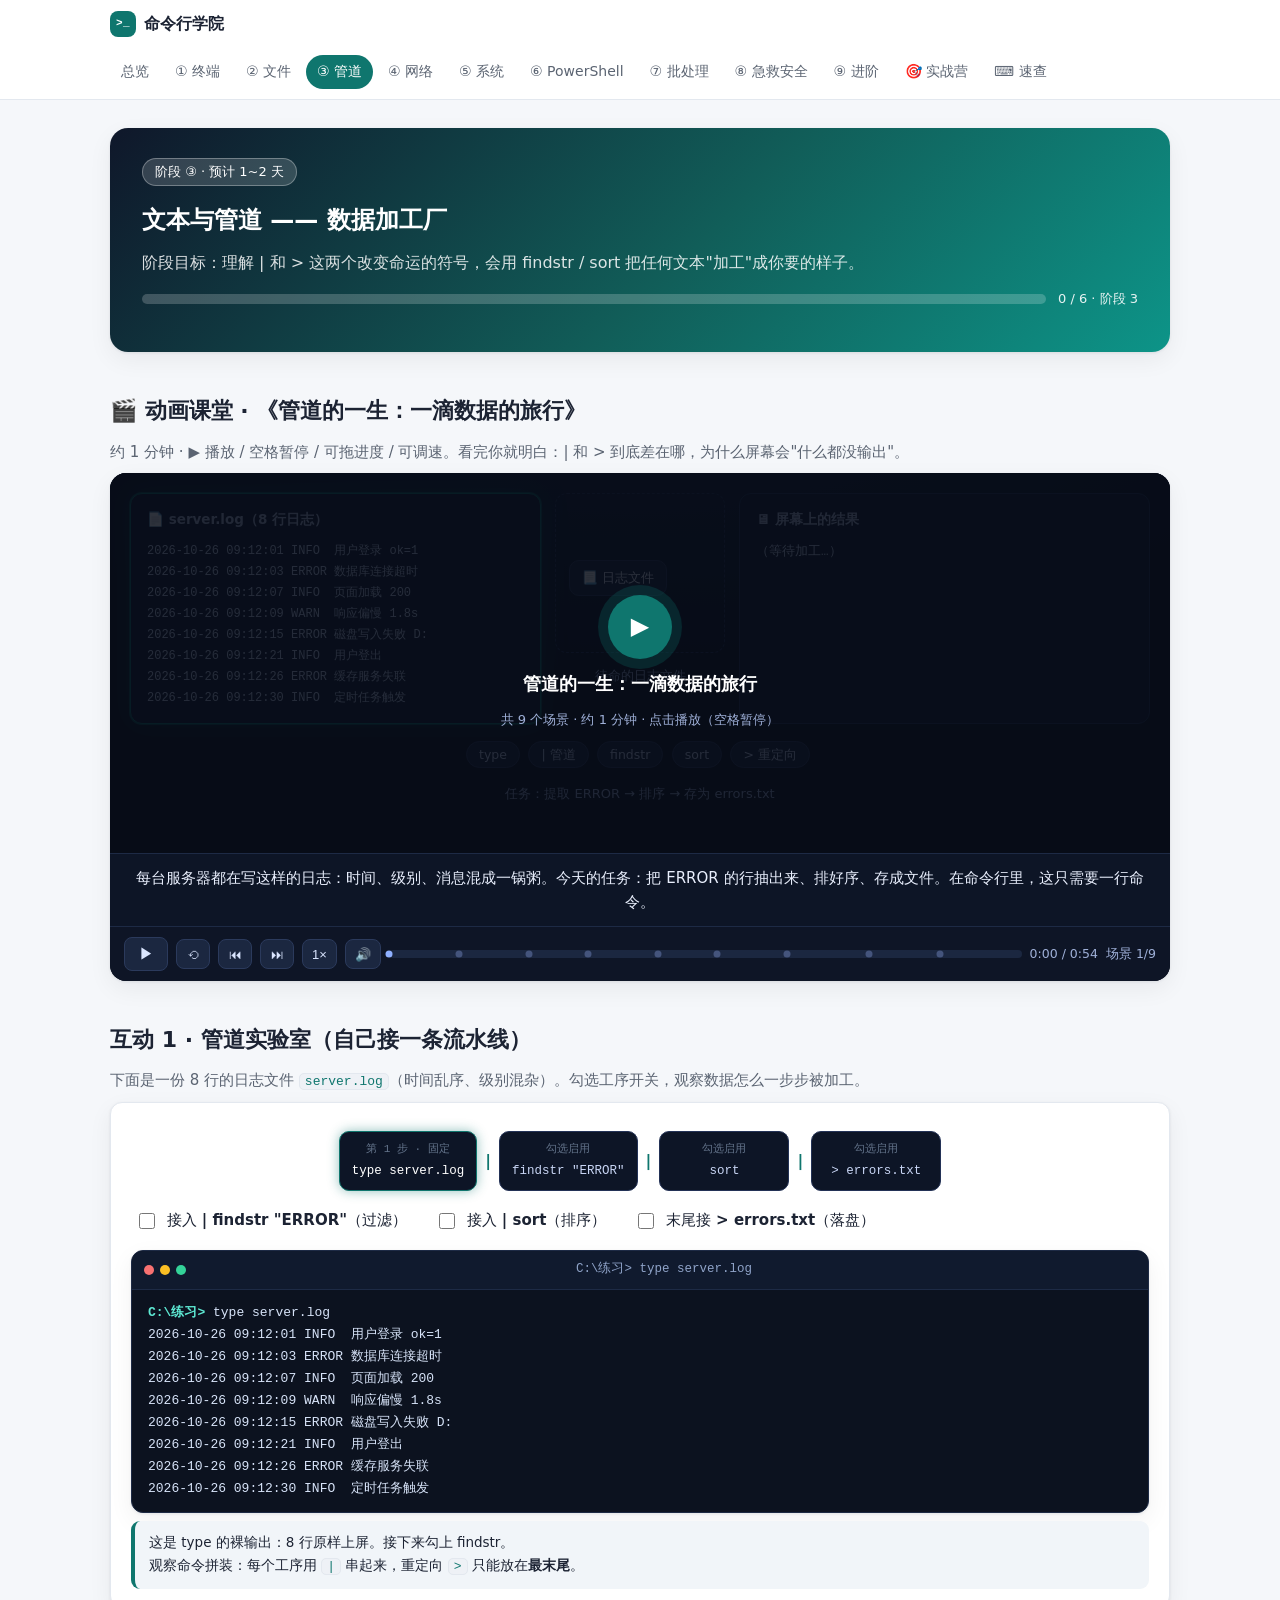
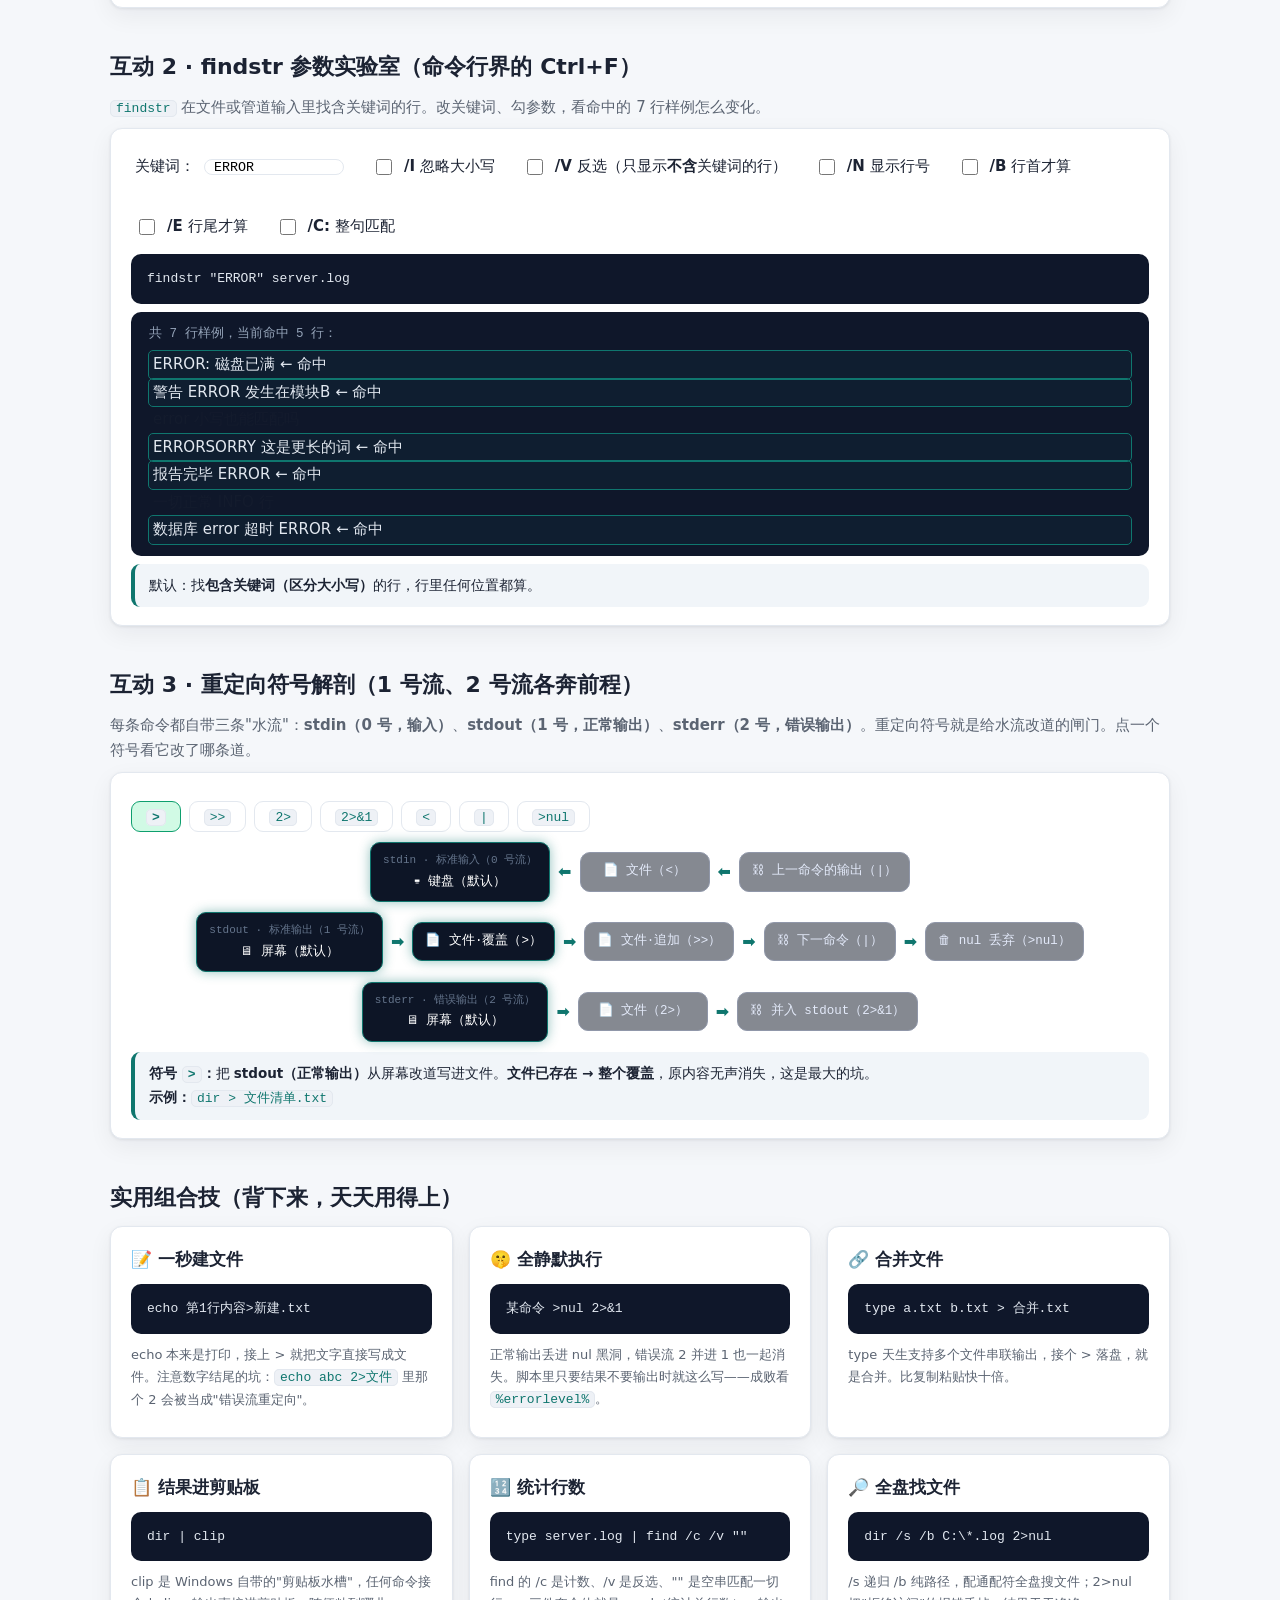
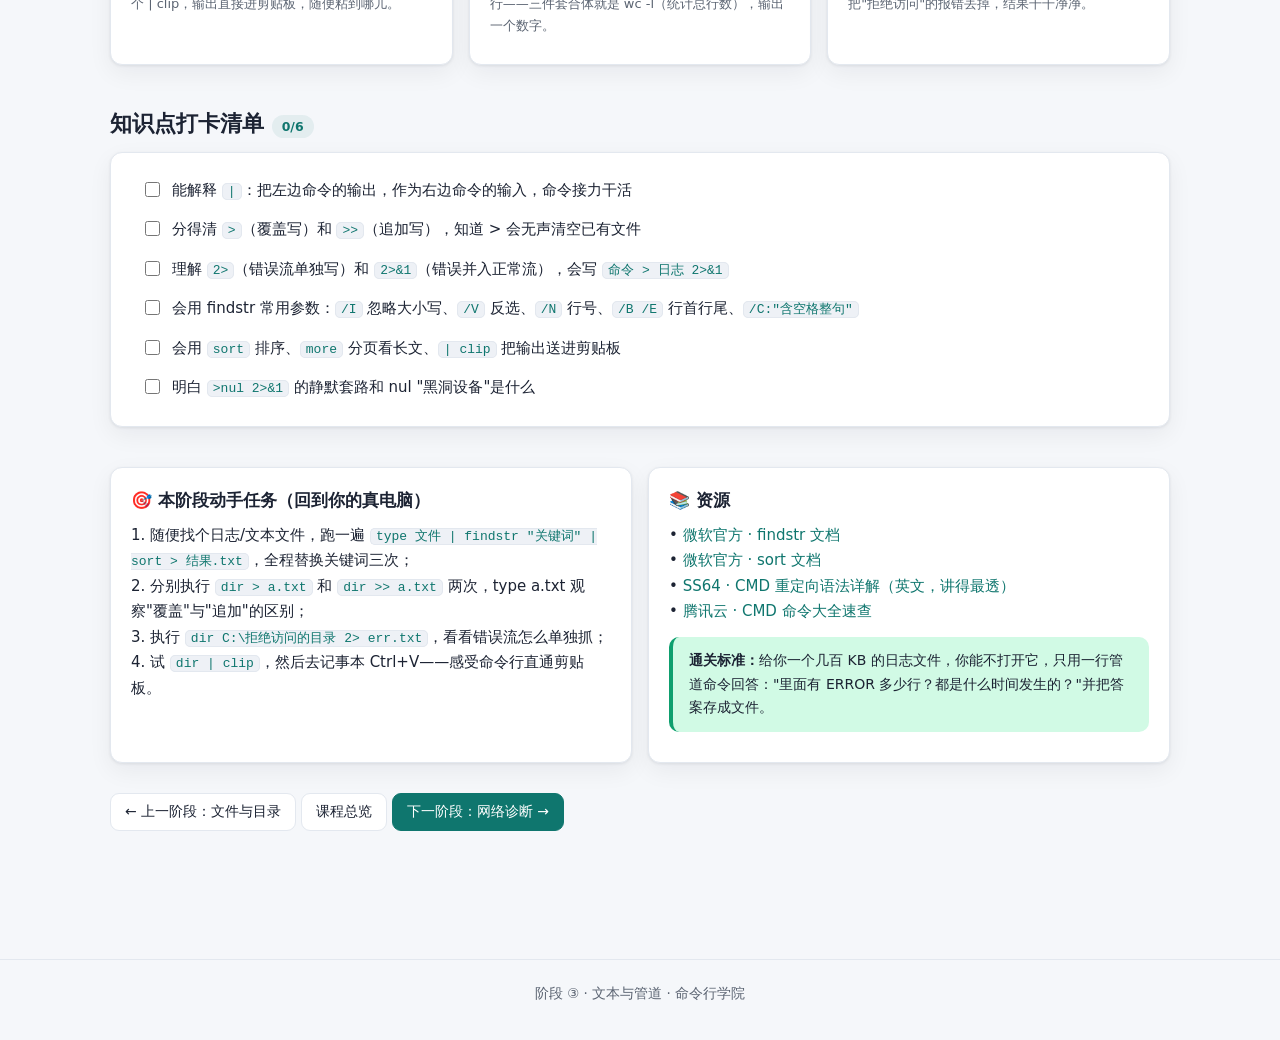
<file: stage3.html>
<!DOCTYPE html>
<html lang="zh-CN">
<head>
<meta charset="UTF-8">
<meta name="viewport" content="width=device-width, initial-scale=1.0">
<title>阶段③ 文本与管道 —— 数据加工厂 · 命令行学院</title>
<link rel="stylesheet" href="assets/style.css">
</head>
<body>

<header class="topbar">
  <div class="bar">
    <span class="brand"><span class="logo">&gt;_</span>命令行学院</span>
    <nav class="nav">
      <a href="index.html">总览</a>
      <a href="stage1.html">① 终端</a>
      <a href="stage2.html">② 文件</a>
      <a href="stage3.html">③ 管道</a>
      <a href="stage4.html">④ 网络</a>
      <a href="stage5.html">⑤ 系统</a>
      <a href="stage6.html">⑥ PowerShell</a>
      <a href="stage7.html">⑦ 批处理</a>
      <a href="stage8.html">⑧ 急救安全</a>
      <a href="stage9.html">⑨ 进阶</a>
      <a href="projects.html">🎯 实战营</a>
      <a href="cheatsheet.html">⌨ 速查</a>
    </nav>
  </div>
</header>

<main class="wrap">

  <section class="hero" style="padding:30px 32px">
    <span class="tag">阶段 ③ · 预计 1~2 天</span>
    <h1 style="font-size:24px">文本与管道 —— 数据加工厂</h1>
    <p class="lead">阶段目标：理解 | 和 &gt; 这两个改变命运的符号，会用 findstr / sort 把任何文本"加工"成你要的样子。</p>
    <div class="pwrap">
      <div class="progress"><div class="fill" data-progress-bar="3"></div></div>
      <span class="plabel" data-progress-label="3"></span>
    </div>
  </section>

  <!-- ============ 动画课堂 ============ -->
  <section class="section">
    <h2>🎬 动画课堂 · 《管道的一生：一滴数据的旅行》</h2>
    <p class="muted">约 1 分钟 · ▶ 播放 / 空格暂停 / 可拖进度 / 可调速。看完你就明白：| 和 &gt; 到底差在哪，为什么屏幕会"什么都没输出"。</p>
    <div class="lesson" id="lesson3">
      <div class="screen"><div class="theater" id="th3">
        <div class="row">
          <div class="panel col" id="p3-file"><h4>📄 server.log（8 行日志）</h4>
            <pre class="th-code" data-dyn id="p3-code"></pre>
          </div>
          <div class="col" style="flex:0 0 170px;max-width:170px">
            <div class="th-pipe">
              <div class="env" id="p3-env" data-fx>📃 日志文件</div>
            </div>
            <div class="note" data-dyn id="p3-flow"></div>
          </div>
          <div class="panel col" id="p3-panelR"><h4>🖥 屏幕上的结果</h4>
            <div class="th-mono" data-dyn id="p3-out"></div>
          </div>
        </div>
        <div class="center-x" style="margin-top:14px">
          <span class="pill" id="p3-s1">type</span>
          <span class="pill" id="p3-s2">| 管道</span>
          <span class="pill" id="p3-s3">findstr</span>
          <span class="pill" id="p3-s4">sort</span>
          <span class="pill" id="p3-s5">&gt; 重定向</span>
        </div>
        <div class="note" data-dyn id="p3-note"></div>
      </div></div>
    </div>
  </section>
  <script src="assets/lesson-player.js"></script>
  <script>
  (function () {
    var LOG = [
      '2026-10-26 09:12:01 INFO  用户登录 ok=1',
      '2026-10-26 09:12:03 ERROR 数据库连接超时',
      '2026-10-26 09:12:07 INFO  页面加载 200',
      '2026-10-26 09:12:09 WARN  响应偏慢 1.8s',
      '2026-10-26 09:12:15 ERROR 磁盘写入失败 D:',
      '2026-10-26 09:12:21 INFO  用户登出',
      '2026-10-26 09:12:26 ERROR 缓存服务失联',
      '2026-10-26 09:12:30 INFO  定时任务触发'
    ].join('\n');
    var ERRS = [
      '2026-10-26 09:12:03 ERROR 数据库连接超时',
      '2026-10-26 09:12:15 ERROR 磁盘写入失败 D:',
      '2026-10-26 09:12:26 ERROR 缓存服务失联'
    ].join('\n');
    var SORTEDErr = [
      '2026-10-26 09:12:03 ERROR 数据库连接超时',
      '2026-10-26 09:12:15 ERROR 磁盘写入失败 D:',
      '2026-10-26 09:12:26 ERROR 缓存服务失联'
    ].join('\n');
    var LEFTS = ['8%', '20%', '34%', '48%', '60%', '74%', '86%', '86%', '50%'];
    var S = [
      { d: 6, cap: '每台服务器都在写这样的日志：时间、级别、消息混成一锅粥。今天的任务：把 ERROR 的行抽出来、排好序、存成文件。在命令行里，这只需要一行命令。', set: { 'p3-code': LOG, 'p3-out': '（等待加工…）', 'p3-flow': '待命的日志文件', 'p3-note': '任务：提取 ERROR → 排序 → 存为 errors.txt' }, cls: { 'p3-file': 'on' } },
      { d: 6, cap: '第一步：type server.log。type 把文件"倒"进屏幕——从这一刻起，它不再是一块静态文件，而是源源不断的文本流。', set: { 'p3-out': LOG, 'p3-flow': '8 行文本流', 'p3-env': '🧵 文本流', 'p3-note': 'type server.log —— 文件变成流动的数据' }, cls: { 'p3-s1': 'on' } },
      { d: 5, cap: '第二步：接上管道 |。它把左边命令的全部输出"接住"，原封不动递给右边的命令。数据全程在内存里流动，不落地、不生成中间文件。', set: { 'p3-note': '| = 接力棒：左边的输出，就是右边的输入' }, cls: { 'p3-s2': 'on' } },
      { d: 6, cap: '第三步：findstr "ERROR" 扮演门卫——只放行"包含 ERROR"的行，其余全部扣下。8 行进去，3 行出来。', set: { 'p3-out': ERRS, 'p3-flow': '只剩 3 行 ERROR', 'p3-env': '🔻 过滤中', 'p3-note': 'findstr "ERROR" —— 不含 ERROR 的行就地淘汰' }, cls: { 'p3-s3': 'on' } },
      { d: 5, cap: '第四步：sort 把放行的 3 行按顺序排好（默认按字符先后）。到这一步，数据已经干净整齐。', set: { 'p3-out': SORTEDErr, 'p3-flow': '已排序 3 行', 'p3-env': '🔢 排序中', 'p3-note': 'sort —— 整理队形' }, cls: { 'p3-s4': 'on' } },
      { d: 6, cap: '最后一跳：> errors.txt。> 把本来要"流上屏幕"的数据改道，灌进文件。注意看右边——屏幕空了。不是失败，是数据走了另一条路。', set: { 'p3-out': '（屏幕上什么都没有——数据没有消失，\n而是被 > 引进了 errors.txt 文件）', 'p3-flow': '📥 已写入 errors.txt', 'p3-env': '📥 写入文件', 'p3-note': '> errors.txt —— 出水口：屏幕改文件' }, cls: { 'p3-s5': 'on warn' } },
      { d: 7, cap: '重定向家族集体亮相：> 覆盖写；>> 追加写；2> 只把错误流写进文件；2>&1 把错误流并入正常流一起走。一句话：| 是连接命令的流水线，> 是流向文件的出水口。', set: { 'p3-out': '命令 >  文件     ← 覆盖写入\n命令 >> 文件     ← 追加到末尾\n命令 2> 文件     ← 只有错误进文件\n命令 > 文件 2>&1 ← 正常+错误一起进\n命令 < 文件      ← 文件变成输入\n命令 | 命令      ← 输出接给下一命令', 'p3-flow': '重定向全家福', 'p3-note': '2 代表错误流，1 代表正常流（可省略）' }, cls: { 'p3-s5': 'on' } },
      { d: 6, cap: '验收成果：type errors.txt——3 行 ERROR，按时间排得整整齐齐。从原始日志到成品文件，只花了一行命令、一秒钟。', set: { 'p3-out': 'C:\\练习> type errors.txt\n\n2026-10-26 09:12:03 ERROR 数据库连接超时\n2026-10-26 09:12:15 ERROR 磁盘写入失败 D:\n2026-10-26 09:12:26 ERROR 缓存服务失联', 'p3-note': '一行命令 = 过滤 + 排序 + 落盘' }, cls: { 'p3-file': 'good', 'p3-panelR': 'good', 'p3-s5': 'good' } },
      { d: 7, cap: '总结：| 是流水线，让命令接力干活；> 是出水口，决定流上屏幕还是灌进文件。记住"左边给右边、屏幕改文件"，你就拿到了命令行的数据加工许可证。往下滚动，亲手接一条管道！', set: { 'p3-note': '▼ 往下滚动，进管道实验室动手' }, cls: { 'p3-s1': 'good', 'p3-s2': 'good', 'p3-s3': 'good', 'p3-s4': 'good' } }
    ];
    new LessonPlayer({
      root: '#lesson3', title: '管道的一生：一滴数据的旅行', scenes: S.map(function (s, i) {
        return { d: s.d, cap: s.cap, set: s.set, cls: s.cls, a: function (th) { th.querySelector('#p3-env').style.left = LEFTS[i]; } };
      })
    });
  })();
  </script>

  <!-- ============ 互动1：管道实验室 ============ -->
  <section class="section">
    <h2>互动 1 · 管道实验室（自己接一条流水线）</h2>
    <p class="muted">下面是一份 8 行的日志文件 <code class="inline">server.log</code>（时间乱序、级别混杂）。勾选工序开关，观察数据怎么一步步被加工。</p>
    <div class="card">
      <div class="plrow">
        <div class="plstage on"><span class="lb">第 1 步 · 固定</span>type server.log</div>
        <span class="plarrow">|</span>
        <div class="plstage" id="pl-find"><span class="lb">勾选启用</span>findstr "ERROR"</div>
        <span class="plarrow">|</span>
        <div class="plstage" id="pl-sort"><span class="lb">勾选启用</span>sort</div>
        <span class="plarrow">|</span>
        <div class="plstage" id="pl-redir"><span class="lb">勾选启用</span>&gt; errors.txt</div>
      </div>
      <div style="display:flex;gap:20px;flex-wrap:wrap;margin:6px 0 10px">
        <label class="switchline"><input type="checkbox" id="plb-1"><span>接入 <b>| findstr "ERROR"</b>（过滤）</span></label>
        <label class="switchline"><input type="checkbox" id="plb-2"><span>接入 <b>| sort</b>（排序）</span></label>
        <label class="switchline"><input type="checkbox" id="plb-3"><span>末尾接 <b>&gt; errors.txt</b>（落盘）</span></label>
      </div>
      <div class="term">
        <div class="term-bar">
          <span class="tdot" style="background:#f87171"></span><span class="tdot" style="background:#fbbf24"></span><span class="tdot" style="background:#34d399"></span>
          <span class="ttitle" id="pl-cmd">C:\练习&gt; type server.log</span>
        </div>
        <div class="term-body" id="pl-out"></div>
      </div>
      <div class="explain" id="pl-exp"></div>
    </div>
  </section>

  <!-- ============ 互动2：findstr 参数实验室 ============ -->
  <section class="section">
    <h2>互动 2 · findstr 参数实验室（命令行界的 Ctrl+F）</h2>
    <p class="muted"><code class="inline">findstr</code> 在文件或管道输入里找含关键词的行。改关键词、勾参数，看命中的 7 行样例怎么变化。</p>
    <div class="card">
      <div style="display:flex;gap:20px;flex-wrap:wrap;align-items:center;margin-bottom:6px">
        <label class="switchline"><span>关键词：</span><input type="text" id="fl-kw" value="ERROR" spellcheck="false" autocomplete="off" style="width:140px;padding:5px 9px;border:1px solid var(--line);border-radius:8px;font-family:Consolas,monospace"></label>
        <label class="switchline"><input type="checkbox" id="fl-i"><span><b>/I</b> 忽略大小写</span></label>
        <label class="switchline"><input type="checkbox" id="fl-v"><span><b>/V</b> 反选（只显示<b>不含</b>关键词的行）</span></label>
        <label class="switchline"><input type="checkbox" id="fl-n"><span><b>/N</b> 显示行号</span></label>
        <label class="switchline"><input type="checkbox" id="fl-b"><span><b>/B</b> 行首才算</span></label>
        <label class="switchline"><input type="checkbox" id="fl-e"><span><b>/E</b> 行尾才算</span></label>
        <label class="switchline"><input type="checkbox" id="fl-c"><span><b>/C:</b> 整句匹配</span></label>
      </div>
      <pre class="code" id="fl-cmd" style="margin:8px 0">findstr "ERROR" server.log</pre>
      <div style="background:var(--code-bg);border-radius:10px;padding:12px 18px" id="fl-list"></div>
      <div class="explain" id="fl-exp"></div>
    </div>
  </section>

  <!-- ============ 互动3：重定向符号解剖 ============ -->
  <section class="section">
    <h2>互动 3 · 重定向符号解剖（1 号流、2 号流各奔前程）</h2>
    <p class="muted">每条命令都自带三条"水流"：<b>stdin（0 号，输入）</b>、<b>stdout（1 号，正常输出）</b>、<b>stderr（2 号，错误输出）</b>。重定向符号就是给水流改道的闸门。点一个符号看它改了哪条道。</p>
    <div class="card">
      <div class="opts" id="rd-btns"></div>
      <div id="rd-diagram" style="margin-top:10px"></div>
      <div class="explain" id="rd-exp"></div>
    </div>
  </section>

  <!-- ============ 互动4：实用组合技 ============ -->
  <section class="section">
    <h2>实用组合技（背下来，天天用得上）</h2>
    <div class="grid g3">
      <div class="card"><h3>📝 一秒建文件</h3>
        <pre class="code">echo 第1行内容>新建.txt</pre>
        <p class="muted" style="font-size:13px">echo 本来是打印，接上 &gt; 就把文字直接写成文件。注意数字结尾的坑：<code class="inline">echo abc 2>文件</code> 里那个 2 会被当成"错误流重定向"。</p>
      </div>
      <div class="card"><h3>🤫 全静默执行</h3>
        <pre class="code">某命令 >nul 2>&1</pre>
        <p class="muted" style="font-size:13px">正常输出丢进 nul 黑洞，错误流 2 并进 1 也一起消失。脚本里只要结果不要输出时就这么写——成败看 <code class="inline">%errorlevel%</code>。</p>
      </div>
      <div class="card"><h3>🔗 合并文件</h3>
        <pre class="code">type a.txt b.txt > 合并.txt</pre>
        <p class="muted" style="font-size:13px">type 天生支持多个文件串联输出，接个 &gt; 落盘，就是合并。比复制粘贴快十倍。</p>
      </div>
      <div class="card"><h3>📋 结果进剪贴板</h3>
        <pre class="code">dir | clip</pre>
        <p class="muted" style="font-size:13px">clip 是 Windows 自带的"剪贴板水槽"，任何命令接个 | clip，输出直接进剪贴板，随便粘到哪儿。</p>
      </div>
      <div class="card"><h3>🔢 统计行数</h3>
        <pre class="code">type server.log | find /c /v ""</pre>
        <p class="muted" style="font-size:13px">find 的 /c 是计数、/v 是反选、"" 是空串匹配一切行——三件套合体就是 wc -l（统计总行数），输出一个数字。</p>
      </div>
      <div class="card"><h3>🔎 全盘找文件</h3>
        <pre class="code">dir /s /b C:\*.log 2>nul</pre>
        <p class="muted" style="font-size:13px">/s 递归 /b 纯路径，配通配符全盘搜文件；2&gt;nul 把"拒绝访问"的报错丢掉，结果干干净净。</p>
      </div>
    </div>
  </section>

  <!-- ============ 打卡清单 ============ -->
  <section class="section">
    <h2>知识点打卡清单 <span class="chip" data-stage-progress="3"></span></h2>
    <div class="card check">
      <label><input type="checkbox" id="s3-1" data-persist><span>能解释 <code class="inline">|</code>：把左边命令的输出，作为右边命令的输入，命令接力干活</span></label>
      <label><input type="checkbox" id="s3-2" data-persist><span>分得清 <code class="inline">></code>（覆盖写）和 <code class="inline">>></code>（追加写），知道 > 会无声清空已有文件</span></label>
      <label><input type="checkbox" id="s3-3" data-persist><span>理解 <code class="inline">2></code>（错误流单独写）和 <code class="inline">2>&1</code>（错误并入正常流），会写 <code class="inline">命令 > 日志 2>&1</code></span></label>
      <label><input type="checkbox" id="s3-4" data-persist><span>会用 findstr 常用参数：<code class="inline">/I</code> 忽略大小写、<code class="inline">/V</code> 反选、<code class="inline">/N</code> 行号、<code class="inline">/B /E</code> 行首行尾、<code class="inline">/C:"含空格整句"</code></span></label>
      <label><input type="checkbox" id="s3-5" data-persist><span>会用 <code class="inline">sort</code> 排序、<code class="inline">more</code> 分页看长文、<code class="inline">| clip</code> 把输出送进剪贴板</span></label>
      <label><input type="checkbox" id="s3-6" data-persist><span>明白 <code class="inline">>nul 2>&1</code> 的静默套路和 nul "黑洞设备"是什么</span></label>
    </div>
  </section>

  <section class="section">
    <div class="grid g2">
      <div class="card">
        <h3>🎯 本阶段动手任务（回到你的真电脑）</h3>
        <p>1. 随便找个日志/文本文件，跑一遍 <code class="inline">type 文件 | findstr "关键词" | sort > 结果.txt</code>，全程替换关键词三次；<br>
           2. 分别执行 <code class="inline">dir > a.txt</code> 和 <code class="inline">dir >> a.txt</code> 两次，type a.txt 观察"覆盖"与"追加"的区别；<br>
           3. 执行 <code class="inline">dir C:\拒绝访问的目录 2> err.txt</code>，看看错误流怎么单独抓；<br>
           4. 试 <code class="inline">dir | clip</code>，然后去记事本 Ctrl+V——感受命令行直通剪贴板。</p>
      </div>
      <div class="card">
        <h3>📚 资源</h3>
        <p>• <a href="https://learn.microsoft.com/zh-cn/windows-server/administration/windows-commands/findstr" target="_blank" rel="noopener">微软官方 · findstr 文档</a><br>
           • <a href="https://learn.microsoft.com/zh-cn/windows-server/administration/windows-commands/sort" target="_blank" rel="noopener">微软官方 · sort 文档</a><br>
           • <a href="https://ss64.com/nt/syntax-redirection.html" target="_blank" rel="noopener">SS64 · CMD 重定向语法详解（英文，讲得最透）</a><br>
           • <a href="https://cloud.tencent.com/developer/article/1496450" target="_blank" rel="noopener">腾讯云 · CMD 命令大全速查</a></p>
        <div class="callout ok"><b>通关标准：</b>给你一个几百 KB 的日志文件，你能不打开它，只用一行管道命令回答："里面有 ERROR 多少行？都是什么时间发生的？"并把答案存成文件。</div>
      </div>
    </div>
  </section>

  <p style="margin-top:30px">
    <a class="btn" href="stage2.html">← 上一阶段：文件与目录</a>
    <a class="btn" href="index.html">课程总览</a>
    <a class="btn primary" href="stage4.html">下一阶段：网络诊断 →</a>
  </p>
</main>

<footer class="foot">阶段 ③ · 文本与管道 · 命令行学院</footer>
<script src="assets/app.js"></script>
<script src="assets/guard.js"></script>
<script>
/* ============ 公共：HTML 转义 ============ */
function esc(s) { return String(s).replace(/&/g, '&amp;').replace(/</g, '&lt;').replace(/>/g, '&gt;'); }

/* ============ 公共：样例日志 ============ */
var LOG8 = [
  '2026-10-26 09:12:01 INFO  用户登录 ok=1',
  '2026-10-26 09:12:03 ERROR 数据库连接超时',
  '2026-10-26 09:12:07 INFO  页面加载 200',
  '2026-10-26 09:12:09 WARN  响应偏慢 1.8s',
  '2026-10-26 09:12:15 ERROR 磁盘写入失败 D:',
  '2026-10-26 09:12:21 INFO  用户登出',
  '2026-10-26 09:12:26 ERROR 缓存服务失联',
  '2026-10-26 09:12:30 INFO  定时任务触发'
];

/* ============ 互动1：管道实验室 ============ */
(function () {
  var cFind = document.getElementById('pl-find');
  var cSort = document.getElementById('pl-sort');
  var cRedir = document.getElementById('pl-redir');
  var cmdEl = document.getElementById('pl-cmd');
  var outEl = document.getElementById('pl-out');
  var expEl = document.getElementById('pl-exp');
  var ch1 = document.getElementById('plb-1');
  var ch2 = document.getElementById('plb-2');
  var ch3 = document.getElementById('plb-3');

  function render() {
    var cmd = 'type server.log';
    if (ch1.checked) cmd += ' | findstr "ERROR"';
    if (ch2.checked) cmd += ' | sort';
    if (ch3.checked) cmd += ' > errors.txt';
    cmdEl.textContent = 'C:\\练习> ' + cmd;
    cFind.classList.toggle('on', ch1.checked);
    cSort.classList.toggle('on', ch2.checked);
    cRedir.classList.toggle('on', ch3.checked);
    cFind.querySelector('.lb').textContent = ch1.checked ? '✓ 已接入' : '勾选启用';
    cSort.querySelector('.lb').textContent = ch2.checked ? '✓ 已接入' : '勾选启用';
    cRedir.querySelector('.lb').textContent = ch3.checked ? '✓ 已接入' : '勾选启用';

    var lines = LOG8.slice();
    if (ch1.checked) lines = lines.filter(function (l) { return l.indexOf('ERROR') >= 0; });
    if (ch2.checked) lines = lines.slice().sort();

    var html = '';
    if (ch3.checked) {
      html += '<span class="pr">C:\\练习&gt; </span>' + esc(cmd) + '\n';
      html += '<span class="cm">（屏幕无输出——数据已重定向进 errors.txt，不会在屏幕显示）</span>\n\n';
      html += '<span class="hl">—— errors.txt 的内容 ——</span>\n';
      html += esc(lines.join('\n'));
    } else {
      html += '<span class="pr">C:\\练习&gt; </span>' + esc(cmd) + '\n';
      html += esc(lines.join('\n'));
    }
    outEl.innerHTML = html;

    var tips = [];
    if (!ch1.checked && !ch2.checked && !ch3.checked) tips.push('这是 type 的裸输出：8 行原样上屏。接下来勾上 findstr。');
    if (ch1.checked) tips.push('<b>findstr "ERROR"</b> 过滤后只剩 3 行——其他行不是消失了，是被门卫拦在管道外面。');
    if (ch2.checked && !ch1.checked) tips.push('<b>sort</b> 单独用：8 行按字符顺序重排（INFO 行排在了 ERROR 前面，因为 I&lt;E？不——是按整行首个字符比较，时间相同则看后面）。');
    if (ch2.checked && ch1.checked) tips.push('<b>sort</b> 把过滤后的 3 行按时间排整齐。');
    if (ch3.checked) tips.push('<b>&gt; errors.txt</b> 把最终结果灌进文件：<b>屏幕上不再显示</b>。想看成果要 type errors.txt——本页已经替你显示在下方。');
    tips.push('观察命令拼装：每个工序用 <code class="inline">|</code> 串起来，重定向 <code class="inline">></code> 只能放在<b>最末尾</b>。');
    expEl.innerHTML = tips.join('<br>');
  }
  [ch1, ch2, ch3].forEach(function (c) { c.addEventListener('change', render); });
  render();
})();

/* ============ 互动2：findstr 参数实验室 ============ */
(function () {
  var LINES = [
    'ERROR: 磁盘已满',
    '警告 ERROR 发生在模块B',
    'error 小写也能匹配吗',
    'ERRORSORRY 这是更长的词',
    '报告完毕 ERROR',
    '一切正常 INFO 行',
    '数据库 error 超时 ERROR'
  ];
  var kw = document.getElementById('fl-kw');
  var cI = document.getElementById('fl-i'), cV = document.getElementById('fl-v'), cN = document.getElementById('fl-n');
  var cB = document.getElementById('fl-b'), cE = document.getElementById('fl-e'), cC = document.getElementById('fl-c');
  var cmdEl = document.getElementById('fl-cmd');
  var listEl = document.getElementById('fl-list');
  var expEl = document.getElementById('fl-exp');

  function hit(line, k, o) {
    var hay = o.i ? line.toLowerCase() : line;
    var nee = o.i ? k.toLowerCase() : k;
    if (!nee) return false;
    var idx = hay.indexOf(nee);
    if (idx < 0) return false;
    if (o.b && idx !== 0) return false;
    if (o.e && idx + nee.length !== line.length) return false;
    return true;
  }
  function render() {
    var o = { i: cI.checked, b: cB.checked, e: cE.checked };
    var k = kw.value;
    var argv = 'findstr';
    if (cI.checked) argv += ' /I';
    if (cV.checked) argv += ' /V';
    if (cN.checked) argv += ' /N';
    if (cB.checked) argv += ' /B';
    if (cE.checked) argv += ' /E';
    if (cC.checked) argv += ' /C:"' + k + '"';
    else argv += ' "' + k + '"';
    argv += ' server.log';
    cmdEl.textContent = argv;

    var shown = 0;
    var html = LINES.map(function (line, i) {
      var m = hit(line, k, o);
      if (cV.checked) m = !m;
      if (m) shown++;
      var num = cN.checked ? '<span class="pr">' + (i + 1) + ':</span> ' : '';
      return '<div class="ln' + (m ? ' on' : '') + '" style="' + (m ? 'color:#e2e8f0' : 'opacity:.35') + '">' + num + esc(line) + (m ? '  <span class="ok">← 命中</span>' : '') + '</div>';
    }).join('');
    listEl.innerHTML = '<div style="font-family:Consolas,monospace;font-size:12.5px;color:#94a3b8;margin-bottom:6px">共 7 行样例，当前命中 ' + shown + ' 行：</div>' + html;

    var tips = [];
    if (!cI.checked && !cV.checked && !cN.checked && !cB.checked && !cE.checked && !cC.checked) tips.push('默认：找<b>包含关键词（区分大小写）</b>的行，行里任何位置都算。');
    if (cI.checked) tips.push('<b>/I</b> 忽略大小写：error / Error / ERROR 一视同仁。');
    if (cV.checked) tips.push('<b>/V</b> 反转结果：不含关键词的行反而显示——常用来"剔除噪音行"。');
    if (cN.checked) tips.push('<b>/N</b> 行首加行号，定位原始位置全靠它。');
    if (cB.checked) tips.push('<b>/B</b> 只认"出现在行首"的匹配（注意：ERRORSORRY 也命中——findstr 是子串匹配，不是整词匹配）。');
    if (cE.checked) tips.push('<b>/E</b> 只认"出现在行尾"的匹配。');
    if (cB.checked && cE.checked) tips.push('/B + /E 同时勾：相当于"整行就是关键词"，当前关键词下命中 0 行。');
    if (cC.checked) tips.push('<b>/C:"整句"</b> 把引号里的内容当<b>一个整体</b>——关键词带空格时必须用它，否则空格会被拆成多个关键词（findstr 里空格默认 = 或者关系）。');
    if (!k) tips.push('关键词为空，findstr 会报错：/C: 后不能是空串。');
    expEl.innerHTML = tips.join('<br>') || '观察命中行。';
  }
  [cI, cV, cN, cB, cE, cC].forEach(function (c) { c.addEventListener('change', render); });
  kw.addEventListener('input', render);
  render();
})();

/* ============ 互动3：重定向符号解剖 ============ */
(function () {
  var SYMS = [
    { t: '>', desc: '把 <b>stdout（正常输出）</b>从屏幕改道写进文件。<b>文件已存在 → 整个覆盖</b>，原内容无声消失，这是最大的坑。', ex: 'dir > 文件清单.txt', on: { 1: [0] } },
    { t: '>>', desc: '同样是 stdout 进文件，但是<b>追加</b>到末尾，原有内容原封不动。记日志、累积结果用它。', ex: 'echo 2026-10-26 检查完毕 >> 巡检日志.txt', on: { 1: [1] } },
    { t: '2>', desc: '只把 <b>stderr（错误输出）</b>写进文件，正常输出照旧上屏——两股水流分开管。', ex: 'robocopy C:\\a D:\\b /E 2> 错误.log', on: { 2: [0] } },
    { t: '2>&1', desc: '把 2 号流<b>并入</b> 1 号流。跟在 &gt; 后面写，正常输出和错误就一起进同一个文件。读法："2 并到 1"。', ex: 'build.exe > 全部输出.log 2>&1', on: { 2: [1] } },
    { t: '<', desc: '反方向改道：把<b>文件内容变成 stdin</b> 喂给命令——命令不用键盘，改"吃"文件。', ex: 'sort < 名单.txt', on: { 0: [0] } },
    { t: '|', desc: '把 stdout 直接接到<b>下一个命令的 stdin</b>——命令接力。本阶段的主角，数据全程在内存里流动。', ex: 'type server.log | findstr "ERROR"', on: { 0: [1], 1: [2] } },
    { t: '>nul', desc: 'stdout 丢进 nul 这个"黑洞设备"——数据直接蒸发。全静默的标配写法：<code class="inline">命令 >nul 2>&1</code>。', ex: 'ping baidu.com >nul 2>&1', on: { 1: [3] } }
  ];
  var ROWS = [
    { name: 'stdin · 标准输入（0 号流）', src: '⌨ 键盘（默认）', alts: ['📄 文件（&lt;）', '⛓ 上一命令的输出（|）'] },
    { name: 'stdout · 标准输出（1 号流）', src: '🖥 屏幕（默认）', alts: ['📄 文件·覆盖（&gt;）', '📄 文件·追加（&gt;&gt;）', '⛓ 下一命令（|）', '🗑 nul 丢弃（&gt;nul）'] },
    { name: 'stderr · 错误输出（2 号流）', src: '🖥 屏幕（默认）', alts: ['📄 文件（2&gt;）', '⛓ 并入 stdout（2&gt;&amp;1）'] }
  ];
  var btns = document.getElementById('rd-btns');
  var dia = document.getElementById('rd-diagram');
  var exp = document.getElementById('rd-exp');
  btns.innerHTML = SYMS.map(function (s, i) {
    return '<button class="opt" type="button" data-s="' + i + '"><code class="inline">' + esc(s.t) + '</code></button>';
  }).join('');
  function pick(i) {
    var s = SYMS[i];
    btns.querySelectorAll('.opt').forEach(function (x, xi) { x.classList.toggle('correct', xi === i); });
    var html = ROWS.map(function (r, ri) {
      var cells = ['<div class="plstage on"><span class="lb">' + r.name + '</span>' + r.src + '</div>'];
      r.alts.forEach(function (a, ai) {
        var act = s.on[ri] && s.on[ri].indexOf(ai) >= 0;
        cells.push('<span class="plarrow">' + (ri === 0 ? '⬅' : '➡') + '</span>');
        cells.push('<div class="plstage' + (act ? ' on' : '') + '"' + (act ? '' : ' style="opacity:.5"') + '>' + a + '</div>');
      });
      return '<div class="plrow">' + cells.join('') + '</div>';
    }).join('');
    dia.innerHTML = html;
    exp.innerHTML = '<b>符号 <code class="inline">' + esc(s.t) + '</code>：</b>' + s.desc + '<br><b>示例：</b><code class="inline">' + esc(s.ex) + '</code>';
  }
  btns.addEventListener('click', function (e) {
    var b = e.target.closest('.opt');
    if (b) pick(+b.dataset.s);
  });
  pick(0);
})();
</script>
</body>
</html>
</file>
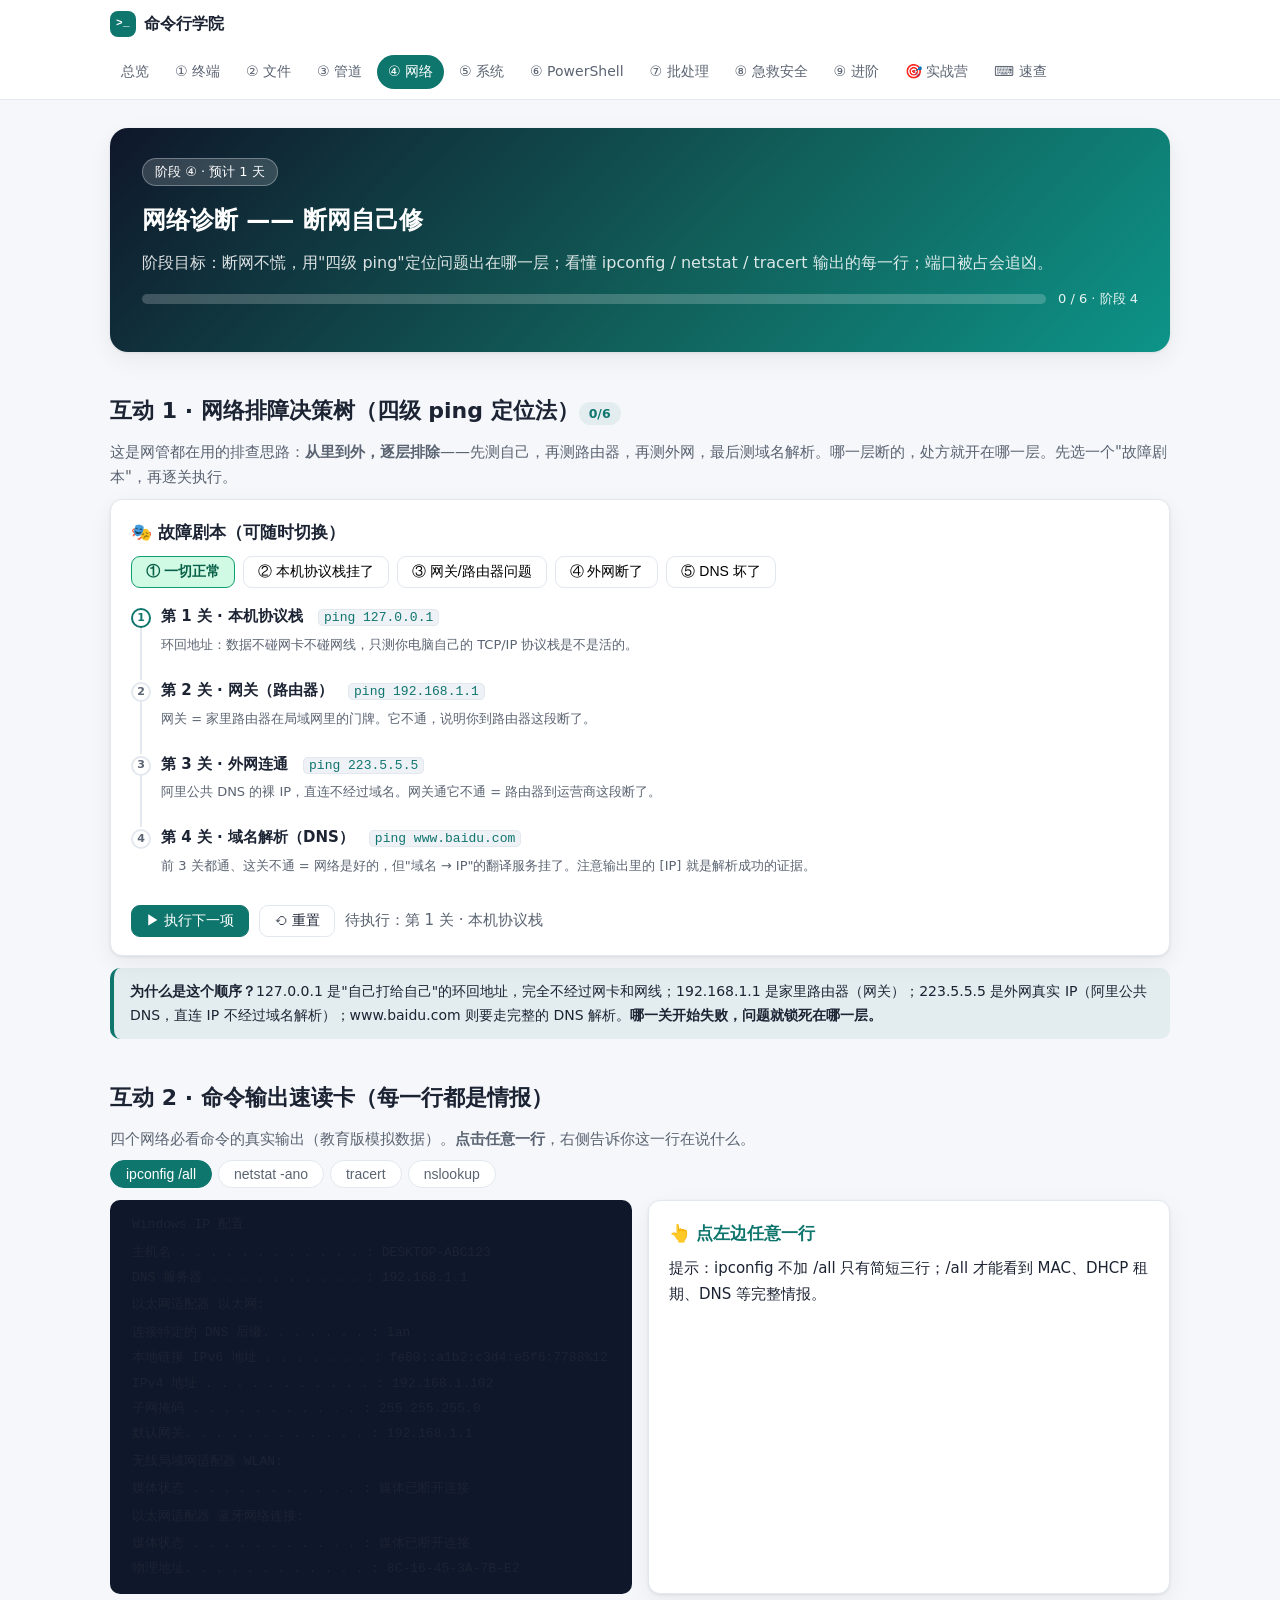
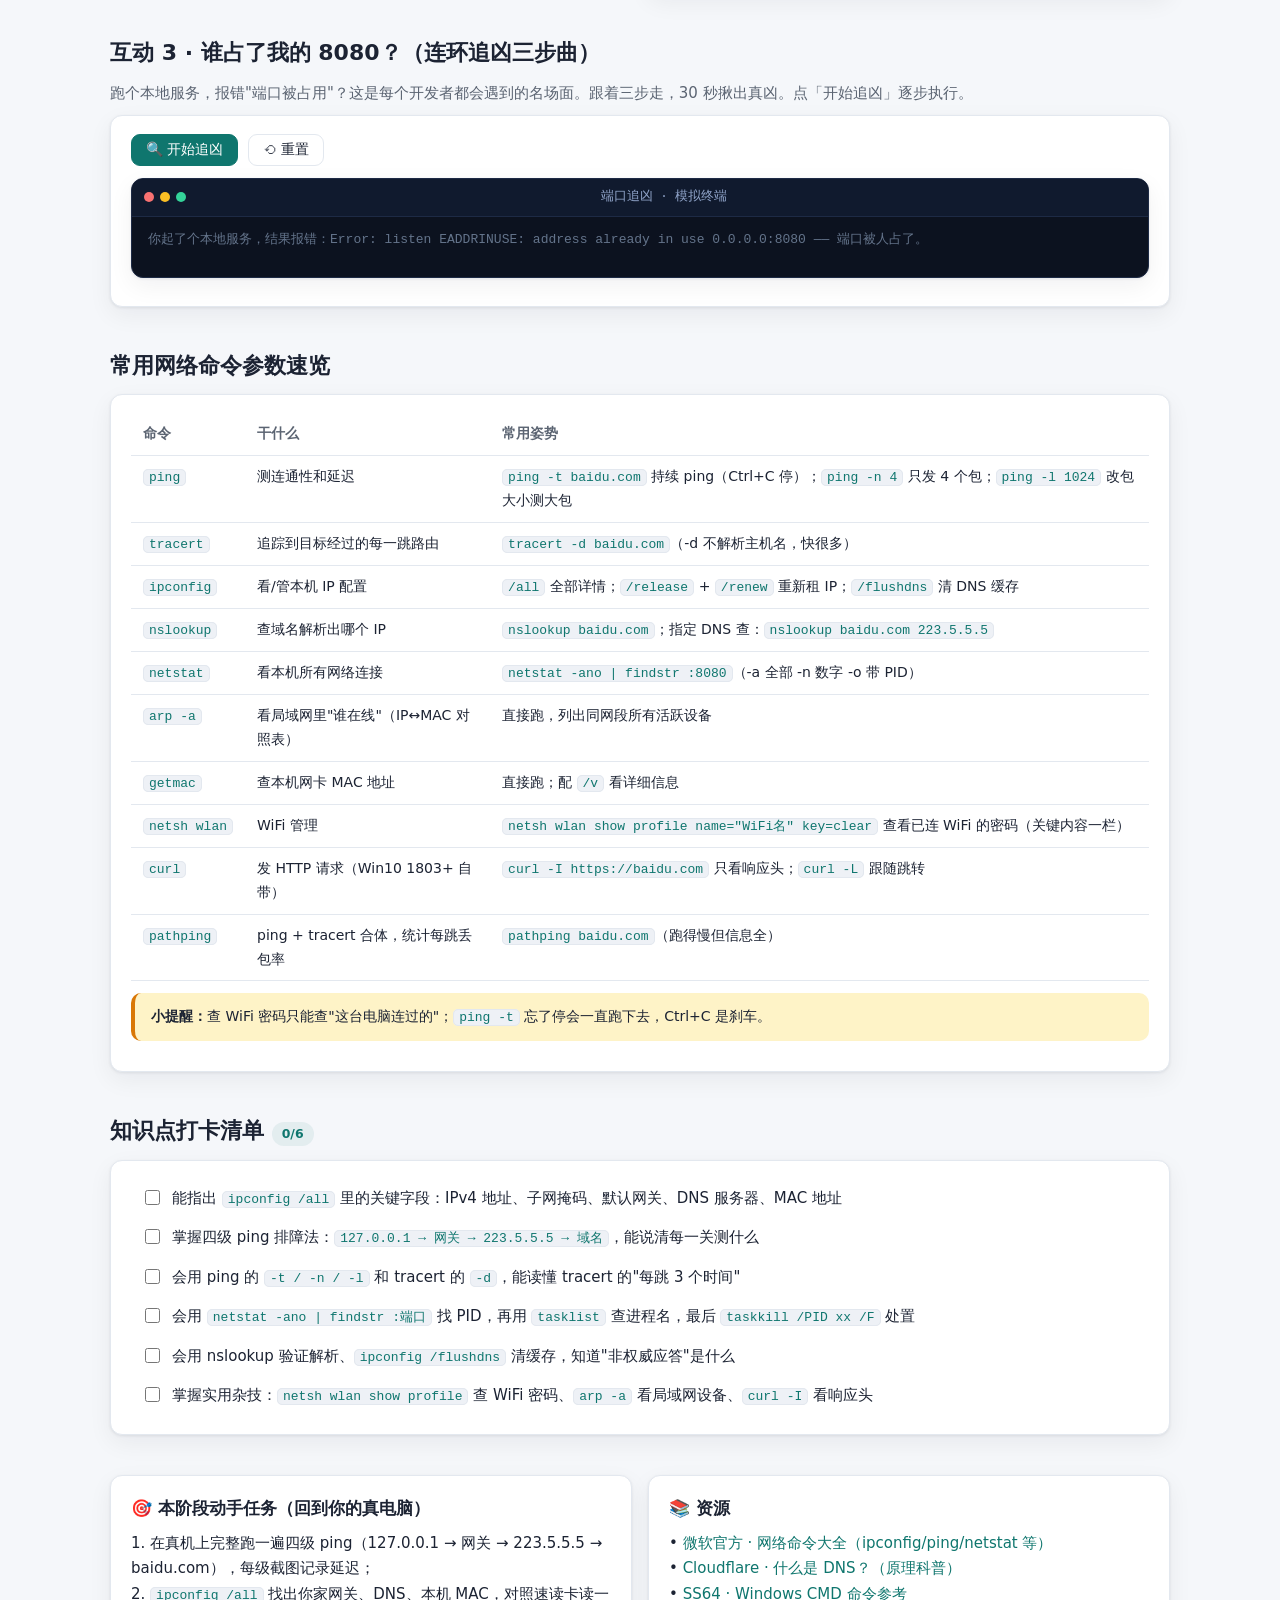
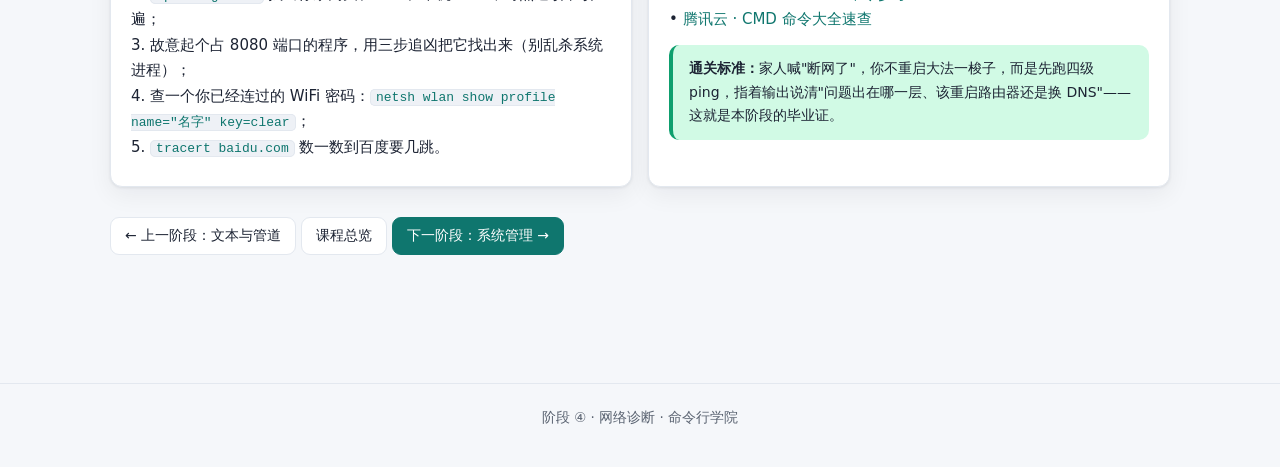
<file: stage4.html>
<!DOCTYPE html>
<html lang="zh-CN">
<head>
<meta charset="UTF-8">
<meta name="viewport" content="width=device-width, initial-scale=1.0">
<title>阶段④ 网络诊断 —— 断网自己修 · 命令行学院</title>
<link rel="stylesheet" href="assets/style.css">
</head>
<body>

<header class="topbar">
  <div class="bar">
    <span class="brand"><span class="logo">&gt;_</span>命令行学院</span>
    <nav class="nav">
      <a href="index.html">总览</a>
      <a href="stage1.html">① 终端</a>
      <a href="stage2.html">② 文件</a>
      <a href="stage3.html">③ 管道</a>
      <a href="stage4.html">④ 网络</a>
      <a href="stage5.html">⑤ 系统</a>
      <a href="stage6.html">⑥ PowerShell</a>
      <a href="stage7.html">⑦ 批处理</a>
      <a href="stage8.html">⑧ 急救安全</a>
      <a href="stage9.html">⑨ 进阶</a>
      <a href="projects.html">🎯 实战营</a>
      <a href="cheatsheet.html">⌨ 速查</a>
    </nav>
  </div>
</header>

<main class="wrap">

  <section class="hero" style="padding:30px 32px">
    <span class="tag">阶段 ④ · 预计 1 天</span>
    <h1 style="font-size:24px">网络诊断 —— 断网自己修</h1>
    <p class="lead">阶段目标：断网不慌，用"四级 ping"定位问题出在哪一层；看懂 ipconfig / netstat / tracert 输出的每一行；端口被占会追凶。</p>
    <div class="pwrap">
      <div class="progress"><div class="fill" data-progress-bar="4"></div></div>
      <span class="plabel" data-progress-label="4"></span>
    </div>
  </section>

  <!-- ============ 互动1：排障决策树 ============ -->
  <section class="section">
    <h2>互动 1 · 网络排障决策树（四级 ping 定位法）<span class="chip" data-stage-progress="4"></span></h2>
    <p class="muted">这是网管都在用的排查思路：<b>从里到外，逐层排除</b>——先测自己，再测路由器，再测外网，最后测域名解析。哪一层断的，处方就开在哪一层。先选一个"故障剧本"，再逐关执行。</p>
    <div class="card">
      <h3>🎭 故障剧本（可随时切换）</h3>
      <div class="opts" id="dx-scen"></div>
      <div class="dx" id="dx-steps" style="margin-top:16px"></div>
      <div style="display:flex;gap:10px;flex-wrap:wrap;margin-top:6px">
        <button class="btn primary" type="button" id="dx-next">▶ 执行下一项</button>
        <button class="btn" type="button" id="dx-reset">⟲ 重置</button>
        <span class="muted" id="dx-state" style="align-self:center"></span>
      </div>
      <div id="dx-fix"></div>
    </div>
    <div class="callout info"><b>为什么是这个顺序？</b>127.0.0.1 是"自己打给自己"的环回地址，完全不经过网卡和网线；192.168.1.1 是家里路由器（网关）；223.5.5.5 是外网真实 IP（阿里公共 DNS，直连 IP 不经过域名解析）；www.baidu.com 则要走完整的 DNS 解析。<b>哪一关开始失败，问题就锁死在哪一层。</b></div>
  </section>

  <!-- ============ 互动2：命令输出速读卡 ============ -->
  <section class="section">
    <h2>互动 2 · 命令输出速读卡（每一行都是情报）</h2>
    <p class="muted">四个网络必看命令的真实输出（教育版模拟数据）。<b>点击任意一行</b>，右侧告诉你这一行在说什么。</p>
    <div class="tabs">
      <button class="tab active" data-nt="ipconfig" type="button">ipconfig /all</button>
      <button class="tab" data-nt="netstat" type="button">netstat -ano</button>
      <button class="tab" data-nt="tracert" type="button">tracert</button>
      <button class="tab" data-nt="nslookup" type="button">nslookup</button>
    </div>
    <div class="lab-grid">
      <div style="background:var(--code-bg);border-radius:10px;padding:12px 18px;font-family:Consolas,monospace;font-size:13px;line-height:1.8" id="nt-lines"></div>
      <div class="card">
        <h3 id="nt-title" style="color:var(--brand)">👆 点左边任意一行</h3>
        <p id="nt-desc">这些命令的输出初看像天书，其实是格式化的情报表。学会逐行读，断网时你就有了"透视眼"。</p>
      </div>
    </div>
  </section>

  <!-- ============ 互动3：端口追凶 ============ -->
  <section class="section">
    <h2>互动 3 · 谁占了我的 8080？（连环追凶三步曲）</h2>
    <p class="muted">跑个本地服务，报错"端口被占用"？这是每个开发者都会遇到的名场面。跟着三步走，30 秒揪出真凶。点「开始追凶」逐步执行。</p>
    <div class="card">
      <div style="display:flex;gap:10px;flex-wrap:wrap">
        <button class="btn primary" type="button" id="ks-next">🔍 开始追凶</button>
        <button class="btn" type="button" id="ks-reset">⟲ 重置</button>
      </div>
      <div class="term" style="margin-top:12px">
        <div class="term-bar">
          <span class="tdot" style="background:#f87171"></span><span class="tdot" style="background:#fbbf24"></span><span class="tdot" style="background:#34d399"></span>
          <span class="ttitle">端口追凶 · 模拟终端</span>
        </div>
        <div class="term-body" id="ks-out"></div>
      </div>
      <div id="ks-choice" style="margin-top:10px"></div>
      <div class="explain" id="ks-exp" hidden></div>
    </div>
  </section>

  <!-- ============ 互动4：参数速览表 ============ -->
  <section class="section">
    <h2>常用网络命令参数速览</h2>
    <div class="card">
      <table class="tbl">
        <thead><tr><th>命令</th><th>干什么</th><th>常用姿势</th></tr></thead>
        <tbody>
          <tr><td><code class="inline">ping</code></td><td>测连通性和延迟</td><td><code class="inline">ping -t baidu.com</code> 持续 ping（Ctrl+C 停）；<code class="inline">ping -n 4</code> 只发 4 个包；<code class="inline">ping -l 1024</code> 改包大小测大包</td></tr>
          <tr><td><code class="inline">tracert</code></td><td>追踪到目标经过的每一跳路由</td><td><code class="inline">tracert -d baidu.com</code>（-d 不解析主机名，快很多）</td></tr>
          <tr><td><code class="inline">ipconfig</code></td><td>看/管本机 IP 配置</td><td><code class="inline">/all</code> 全部详情；<code class="inline">/release</code> + <code class="inline">/renew</code> 重新租 IP；<code class="inline">/flushdns</code> 清 DNS 缓存</td></tr>
          <tr><td><code class="inline">nslookup</code></td><td>查域名解析出哪个 IP</td><td><code class="inline">nslookup baidu.com</code>；指定 DNS 查：<code class="inline">nslookup baidu.com 223.5.5.5</code></td></tr>
          <tr><td><code class="inline">netstat</code></td><td>看本机所有网络连接</td><td><code class="inline">netstat -ano | findstr :8080</code>（-a 全部 -n 数字 -o 带 PID）</td></tr>
          <tr><td><code class="inline">arp -a</code></td><td>看局域网里"谁在线"（IP↔MAC 对照表）</td><td>直接跑，列出同网段所有活跃设备</td></tr>
          <tr><td><code class="inline">getmac</code></td><td>查本机网卡 MAC 地址</td><td>直接跑；配 <code class="inline">/v</code> 看详细信息</td></tr>
          <tr><td><code class="inline">netsh wlan</code></td><td>WiFi 管理</td><td><code class="inline">netsh wlan show profile name="WiFi名" key=clear</code> 查看已连 WiFi 的密码（关键内容一栏）</td></tr>
          <tr><td><code class="inline">curl</code></td><td>发 HTTP 请求（Win10 1803+ 自带）</td><td><code class="inline">curl -I https://baidu.com</code> 只看响应头；<code class="inline">curl -L</code> 跟随跳转</td></tr>
          <tr><td><code class="inline">pathping</code></td><td>ping + tracert 合体，统计每跳丢包率</td><td><code class="inline">pathping baidu.com</code>（跑得慢但信息全）</td></tr>
        </tbody>
      </table>
      <div class="callout warn"><b>小提醒：</b>查 WiFi 密码只能查"这台电脑连过的"；<code class="inline">ping -t</code> 忘了停会一直跑下去，Ctrl+C 是刹车。</div>
    </div>
  </section>

  <!-- ============ 打卡清单 ============ -->
  <section class="section">
    <h2>知识点打卡清单 <span class="chip" data-stage-progress="4"></span></h2>
    <div class="card check">
      <label><input type="checkbox" id="s4-1" data-persist><span>能指出 <code class="inline">ipconfig /all</code> 里的关键字段：IPv4 地址、子网掩码、默认网关、DNS 服务器、MAC 地址</span></label>
      <label><input type="checkbox" id="s4-2" data-persist><span>掌握四级 ping 排障法：<code class="inline">127.0.0.1 → 网关 → 223.5.5.5 → 域名</code>，能说清每一关测什么</span></label>
      <label><input type="checkbox" id="s4-3" data-persist><span>会用 ping 的 <code class="inline">-t / -n / -l</code> 和 tracert 的 <code class="inline">-d</code>，能读懂 tracert 的"每跳 3 个时间"</span></label>
      <label><input type="checkbox" id="s4-4" data-persist><span>会用 <code class="inline">netstat -ano | findstr :端口</code> 找 PID，再用 <code class="inline">tasklist</code> 查进程名，最后 <code class="inline">taskkill /PID xx /F</code> 处置</span></label>
      <label><input type="checkbox" id="s4-5" data-persist><span>会用 nslookup 验证解析、<code class="inline">ipconfig /flushdns</code> 清缓存，知道"非权威应答"是什么</span></label>
      <label><input type="checkbox" id="s4-6" data-persist><span>掌握实用杂技：<code class="inline">netsh wlan show profile</code> 查 WiFi 密码、<code class="inline">arp -a</code> 看局域网设备、<code class="inline">curl -I</code> 看响应头</span></label>
    </div>
  </section>

  <section class="section">
    <div class="grid g2">
      <div class="card">
        <h3>🎯 本阶段动手任务（回到你的真电脑）</h3>
        <p>1. 在真机上完整跑一遍四级 ping（127.0.0.1 → 网关 → 223.5.5.5 → baidu.com），每级截图记录延迟；<br>
           2. <code class="inline">ipconfig /all</code> 找出你家网关、DNS、本机 MAC，对照速读卡读一遍；<br>
           3. 故意起个占 8080 端口的程序，用三步追凶把它找出来（别乱杀系统进程）；<br>
           4. 查一个你已经连过的 WiFi 密码：<code class="inline">netsh wlan show profile name="名字" key=clear</code>；<br>
           5. <code class="inline">tracert baidu.com</code> 数一数到百度要几跳。</p>
      </div>
      <div class="card">
        <h3>📚 资源</h3>
        <p>• <a href="https://learn.microsoft.com/zh-cn/windows-server/administration/windows-commands/windows-commands" target="_blank" rel="noopener">微软官方 · 网络命令大全（ipconfig/ping/netstat 等）</a><br>
           • <a href="https://www.cloudflare.com/zh-cn/learning/dns/what-is-dns/" target="_blank" rel="noopener">Cloudflare · 什么是 DNS？（原理科普）</a><br>
           • <a href="https://ss64.com/nt/" target="_blank" rel="noopener">SS64 · Windows CMD 命令参考</a><br>
           • <a href="https://cloud.tencent.com/developer/article/1496450" target="_blank" rel="noopener">腾讯云 · CMD 命令大全速查</a></p>
        <div class="callout ok"><b>通关标准：</b>家人喊"断网了"，你不重启大法一梭子，而是先跑四级 ping，指着输出说清"问题出在哪一层、该重启路由器还是换 DNS"——这就是本阶段的毕业证。</div>
      </div>
    </div>
  </section>

  <p style="margin-top:30px">
    <a class="btn" href="stage3.html">← 上一阶段：文本与管道</a>
    <a class="btn" href="index.html">课程总览</a>
    <a class="btn primary" href="stage5.html">下一阶段：系统管理 →</a>
  </p>
</main>

<footer class="foot">阶段 ④ · 网络诊断 · 命令行学院</footer>
<script src="assets/app.js"></script>
<script src="assets/guard.js"></script>
<script>
/* ============ 互动1：排障决策树 ============ */
(function () {
  var SCEN = [
    { n: '① 一切正常', f: -1 },
    { n: '② 本机协议栈挂了', f: 0 },
    { n: '③ 网关/路由器问题', f: 1 },
    { n: '④ 外网断了', f: 2 },
    { n: '⑤ DNS 坏了', f: 3 }
  ];
  var STEPS = [
    {
      cmd: 'ping 127.0.0.1', label: '第 1 关 · 本机协议栈',
      why: '环回地址：数据不碰网卡不碰网线，只测你电脑自己的 TCP/IP 协议栈是不是活的。',
      pass: ['正在 Ping 127.0.0.1 具有 32 字节的数据:',
             '来自 127.0.0.1 的回复: 字节=32 时间<1ms TTL=128',
             '来自 127.0.0.1 的回复: 字节=32 时间<1ms TTL=128',
             '来自 127.0.0.1 的回复: 字节=32 时间<1ms TTL=128',
             '来自 127.0.0.1 的回复: 字节=32 时间<1ms TTL=128',
             '',
             '— 127.0.0.1 ping 统计信息 —',
             '数据包: 已发送 = 4，已接收 = 4，丢失 = 0 (0% 丢失)'],
      fail: ['正在 Ping 127.0.0.1 具有 32 字节的数据:', 'PING: 传输失败。General failure。', '', '数据包: 已发送 = 4，已接收 = 0，丢失 = 4 (100% 丢失)'],
      fix: '<b>🩺 诊断：本机协议栈故障（很少见）</b><br>连自己都 ping 不通，问题在电脑内部网络组件。处方：<br>① 先重启电脑（解决 80% 的玄学）；<br>② 管理员终端执行 <code class="inline">netsh winsock reset</code> 和 <code class="inline">netsh int ip reset</code>，完成后<b>必须重启</b>才生效。'
    },
    {
      cmd: 'ping 192.168.1.1', label: '第 2 关 · 网关（路由器）',
      why: '网关 = 家里路由器在局域网里的门牌。它不通，说明你到路由器这段断了。',
      pass: ['正在 Ping 192.168.1.1 具有 32 字节的数据:',
             '来自 192.168.1.1 的回复: 字节=32 时间=1ms TTL=64',
             '来自 192.168.1.1 的回复: 字节=32 时间=2ms TTL=64',
             '来自 192.168.1.1 的回复: 字节=32 时间=1ms TTL=64',
             '来自 192.168.1.1 的回复: 字节=32 时间=1ms TTL=64',
             '',
             '— 192.168.1.1 ping 统计信息 —',
             '数据包: 已发送 = 4，已接收 = 4，丢失 = 0 (0% 丢失)'],
      fail: ['正在 Ping 192.168.1.1 具有 32 字节的数据:',
             '请求超时。', '请求超时。', '请求超时。', '请求超时。', '',
             '— 192.168.1.1 ping 统计信息 —',
             '数据包: 已发送 = 4，已接收 = 0，丢失 = 4 (100% 丢失)'],
      fix: '<b>🩺 诊断：到路由器这段断了</b><br>处方：<br>① WiFi 是不是断了/连了别的网？网线是不是松了？先看 <code class="inline">ipconfig</code> 有没有拿到 192.168.1.x 的 IP；<br>② 重启光猫和路由器：拔电、等 30 秒、插回（让它们彻底冷启动）；<br>③ 浏览器开 192.168.1.1 登路由器管理页看 WAN 口状态。'
    },
    {
      cmd: 'ping 223.5.5.5', label: '第 3 关 · 外网连通',
      why: '阿里公共 DNS 的裸 IP，直连不经过域名。网关通它不通 = 路由器到运营商这段断了。',
      pass: ['正在 Ping 223.5.5.5 具有 32 字节的数据:',
             '来自 223.5.5.5 的回复: 字节=32 时间=9ms TTL=115',
             '来自 223.5.5.5 的回复: 字节=32 时间=8ms TTL=115',
             '来自 223.5.5.5 的回复: 字节=32 时间=10ms TTL=115',
             '来自 223.5.5.5 的回复: 字节=32 时间=9ms TTL=115',
             '',
             '— 223.5.5.5 ping 统计信息 —',
             '数据包: 已发送 = 4，已接收 = 4，丢失 = 0 (0% 丢失)'],
      fail: ['正在 Ping 223.5.5.5 具有 32 字节的数据:',
             '请求超时。', '请求超时。', '请求超时。', '请求超时。', '',
             '— 223.5.5.5 ping 统计信息 —',
             '数据包: 已发送 = 4，已接收 = 0，丢失 = 4 (100% 丢失)'],
      fix: '<b>🩺 诊断：路由器正常，但出不了外网</b><br>处方：<br>① 管理员终端 <code class="inline">ipconfig /release</code> 再 <code class="inline">ipconfig /renew</code>，重新向路由器租一个 IP；<br>② 看光猫指示灯：<b>红灯 = 运营商线路故障</b>，直接报修（10000/10010/10086）；<br>③ 手机开热点给电脑连：能上网 = 运营商/路由器的锅，不能 = 电脑自己的锅。'
    },
    {
      cmd: 'ping www.baidu.com', label: '第 4 关 · 域名解析（DNS）',
      why: '前 3 关都通、这关不通 = 网络是好的，但"域名 → IP"的翻译服务挂了。注意输出里的 [IP] 就是解析成功的证据。',
      pass: ['正在 Ping www.baidu.com [110.242.68.66] 具有 32 字节的数据:',
             '来自 110.242.68.66 的回复: 字节=32 时间=12ms TTL=52',
             '来自 110.242.68.66 的回复: 字节=32 时间=11ms TTL=52',
             '来自 110.242.68.66 的回复: 字节=32 时间=13ms TTL=52',
             '来自 110.242.68.66 的回复: 字节=32 时间=11ms TTL=52',
             '',
             '— www.baidu.com 的 Ping 统计信息 —',
             '数据包: 已发送 = 4，已接收 = 4，丢失 = 0 (0% 丢失)'],
      fail: ['Ping 请求找不到主机 www.baidu.com。', '请检查该名称，然后重试。'],
      fix: '<b>🩺 诊断：DNS 解析故障（IP 能通，名字翻译不出来）</b><br>处方：<br>① <code class="inline">ipconfig /flushdns</code> 清掉本机 DNS 缓存再试；<br>② 网卡属性 → IPv4 → 手动填 DNS：<b>223.5.5.5</b>（阿里）或 <b>114.114.114.114</b>，别再用运营商默认的；<br>③ 验证：<code class="inline">nslookup www.baidu.com 223.5.5.5</code> 换台服务器问，能答出来就是原 DNS 的锅。'
    }
  ];
  var scenEl = document.getElementById('dx-scen');
  var stepsEl = document.getElementById('dx-steps');
  var nextBtn = document.getElementById('dx-next');
  var resetBtn = document.getElementById('dx-reset');
  var stateEl = document.getElementById('dx-state');
  var fixEl = document.getElementById('dx-fix');
  var scen = 0, cur = 0, done = false;

  function esc(s) { return String(s).replace(/&/g, '&amp;').replace(/</g, '&lt;').replace(/>/g, '&gt;'); }
  scenEl.innerHTML = SCEN.map(function (s, i) {
    return '<button class="opt' + (i === 0 ? ' correct' : '') + '" type="button" data-s="' + i + '">' + s.n + '</button>';
  }).join('');
  function renderSteps() {
    stepsEl.innerHTML = STEPS.map(function (st, i) {
      var state = i < cur ? (st.bad ? 'bad' : 'done') : (i === cur && !done ? 'on' : '');
      return '<div class="dx-step ' + state + '"><span class="dot">' + (i + 1) + '</span>' +
        '<b>' + st.label + '</b>　<code class="inline">' + esc(st.cmd) + '</code>' +
        '<p class="muted" style="font-size:13px;margin:4px 0">' + st.why + '</p>' +
        '<div class="term" style="margin:6px 0" hidden><div class="term-body" id="dxr-' + i + '" style="max-height:220px"></div></div>' +
        '</div>';
    }).join('');
  }
  function setState() {
    if (done) {
      var bad = STEPS.some(function (s) { return s.bad; });
      stateEl.textContent = bad ? '❗ 已定位故障层' : '✅ 四关全绿';
      nextBtn.disabled = true;
    } else {
      stateEl.textContent = '待执行：' + STEPS[cur].label;
      nextBtn.disabled = false;
    }
  }
  function run() {
    if (done) return;
    var i = cur, st = STEPS[i];
    var fail = SCEN[scen].f === i;
    st.bad = fail;
    var body = document.getElementById('dxr-' + i);
    var term = body.closest('.term');
    term.hidden = false;
    body.innerHTML = st[fail ? 'fail' : 'pass'].map(function (l) {
      var cls = '';
      if (l.indexOf('回复') >= 0) cls = 'ok';
      if (l.indexOf('超时') >= 0 || l.indexOf('失败') >= 0 || l.indexOf('找不到') >= 0) cls = 'err';
      return '<span' + (cls ? ' class="' + cls + '"' : '') + '>' + esc(l) + '</span>';
    }).join('\n');
    cur++;
    renderSteps();
    if (fail) {
      done = true;
      fixEl.innerHTML = '<div class="callout warn" style="margin-top:10px">' + st.fix + '</div>';
    } else if (cur >= STEPS.length) {
      done = true;
      fixEl.innerHTML = '<div class="callout ok" style="margin-top:10px"><b>🎉 四关全绿：网络链路完全正常！</b><br>问题在"最后一厘米"：浏览器代理设置（关掉代理试试）、防火墙拦了、或者网站本身挂了（换个网站验证）。如果只有某个网站打不开而四级 ping 全通——那就是网站/它家 DNS 的事，跟你无关。</div>';
    }
    setState();
  }
  function reset() {
    scen = arguments.length ? arguments[0] : scen;
    cur = 0; done = false;
    STEPS.forEach(function (s) { s.bad = false; });
    fixEl.innerHTML = '';
    renderSteps(); setState();
  }
  scenEl.addEventListener('click', function (e) {
    var b = e.target.closest('.opt');
    if (!b) return;
    scenEl.querySelectorAll('.opt').forEach(function (x) { x.classList.remove('correct'); });
    b.classList.add('correct');
    reset(+b.dataset.s);
  });
  nextBtn.addEventListener('click', run);
  resetBtn.addEventListener('click', function () { reset(); });
  reset(0);
})();

/* ============ 互动2：命令输出速读卡 ============ */
(function () {
  function esc(s) { return String(s).replace(/&/g, '&amp;').replace(/</g, '&lt;').replace(/>/g, '&gt;'); }
  var DATA = {
    ipconfig: {
      lines: [
        'Windows IP 配置',
        '',
        '  主机名  . . . . . . . . . . . . : DESKTOP-ABC123',
        '  DNS 服务器  . . . . . . . . . . : 192.168.1.1',
        '',
        '以太网适配器 以太网:',
        '',
        '   连接特定的 DNS 后缀. . . . . . . : lan',
        '   本地链接 IPv6 地址 . . . . . . . : fe80::a1b2:c3d4:e5f6:7788%12',
        '   IPv4 地址 . . . . . . . . . . . : 192.168.1.102',
        '   子网掩码  . . . . . . . . . . . : 255.255.255.0',
        '   默认网关. . . . . . . . . . . . : 192.168.1.1',
        '',
        '无线局域网适配器 WLAN:',
        '',
        '   媒体状态  . . . . . . . . . . . : 媒体已断开连接',
        '',
        '以太网适配器 蓝牙网络连接:',
        '',
        '   媒体状态  . . . . . . . . . . . : 媒体已断开连接',
        '   物理地址. . . . . . . . . . . . : 8C-16-45-3A-7B-E2'
      ],
      tips: [
        '标题行。ipconfig /all 的输出按"适配器"分节——每个网卡一节。',
        '空行是分节留白。',
        '主机名：电脑在网络里的名字（hostname 命令直接查这个）。',
        '<b>DNS 服务器</b>：把 www.baidu.com 翻译成 IP 的"电话簿"。通常就是路由器代劳转发；上不了网但 ping IP 通，十有八九要换它。',
        '空行。',
        '<b>适配器标题</b>：一块物理/虚拟网卡。有 Ethernet（网线）、WLAN（WiFi）、蓝牙、VPN 虚拟网卡等。',
        '空行。',
        'DNS 后缀：局域网内部域名，家里一般是路由器给的 lan/local。',
        '<b>IPv6 地址</b>：新一代地址（fe80 开头=链路本地）。家用还用不上，看 IPv4 就行。',
        '<b>IPv4 地址</b>：你的电脑在局域网里的"门牌号"。192.168.x.x / 10.x.x.x 是私有网段——外面看不到，路由器做翻译（NAT）。',
        '<b>子网掩码</b>：255.255.255.0 表示前 3 段是"小区名"、最后一段是"门牌号"，同小区直接喊话，跨小区走网关。',
        '<b>默认网关</b>：通往外网的"小区大门"= 路由器地址。四级 ping 第 2 关 ping 的就是它。',
        '空行。',
        'WLAN 适配器标题。',
        '空行。',
        '<b>媒体已断开</b>：这块网卡没插线/没连 WiFi。排查"连不上网"先看这行——连都没连，后面全免谈。',
        '空行。',
        '蓝牙 PAN 适配器，基本用不到。',
        '<b>媒体已断开</b>：蓝牙这块虚拟网卡也没在用。规律：某节显示"媒体已断开"只说明那块网卡闲置，不代表网络有问题。',
        '空行。',
        '<b>物理地址（MAC）</b>：网卡的全球唯一身份证，48 位十六进制。路由器"设备管理"里靠它认出你的电脑。'
      ],
      note: '提示：ipconfig 不加 /all 只有简短三行；/all 才能看到 MAC、DHCP 租期、DNS 等完整情报。'
    },
    netstat: {
      lines: [
        '活动连接',
        '',
        '  协议   本地地址                外部地址                状态           PID',
        '  TCP    127.0.0.1:5040         127.0.0.1:5040         LISTENING       5612',
        '  TCP    0.0.0.0:8080           0.0.0.0:0              LISTENING       12345',
        '  TCP    192.168.1.102:52344    110.242.68.66:443      ESTABLISHED     8904',
        '  TCP    192.168.1.102:52400    203.107.1.65:443       TIME_WAIT       8904',
        '  TCP    [::1]:1900             [::]:0                 LISTENING       9988',
        '  UDP    127.0.0.1:1900         *:*                                    9988'
      ],
      tips: [
        '标题：下面是当前所有连接。',
        '空行。',
        '<b>表头</b>：协议 / 本地地址 / 外部地址 / 状态 / PID。<b>记住最后一列 PID</b>——顺着它 tasklist 能查到是哪个程序。',
        '127.0.0.1 开头 = 只接受<b>本机</b>连接，外面访问不到，很安全。5040 是 Windows 自带服务。',
        '<b>0.0.0.0:8080 LISTENING</b>：0.0.0.0 = 在<b>所有网卡</b>上开门等客；LISTENING = 有人监听这个端口。这正是"谁占了我 8080"要抓的行——看 PID 12345。',
        '<b>ESTABLISHED</b> = 连接已建立，正在通信。这是在跟 110.242.68.66（百度）的 443 端口（HTTPS）传数据。',
        '<b>TIME_WAIT</b> = 连接刚关闭，系统留它再等 2~4 分钟彻底释放。刷网页刷出来的正常现象，不是泄漏。',
        '[::1] = IPv6 的 127.0.0.1。',
        '<b>UDP 没有"状态"</b>：UDP 是无连接协议，发出去就完事，所以状态列是空的。DNS、视频通话多用 UDP。'
      ],
      note: '口诀：netstat -ano | findstr :端口 —— a=全部连接，n=数字显示（不做反查，更快），o=显示 PID。'
    },
    tracert: {
      lines: [
        '通过最多 30 个跃点跟踪',
        '到 www.baidu.com [110.242.68.66] 的路由:',
        '',
        '  1     1 ms     1 ms     1 ms  192.168.1.1',
        '  2     3 ms     2 ms     3 ms  100.64.0.1',
        '  3     6 ms     5 ms     6 ms  10.224.32.1',
        '  4     *        8 ms     7 ms  219.158.101.122',
        '  5     9 ms    10 ms     9 ms  110.242.68.66',
        '',
        '跟踪完成。'
      ],
      tips: [
        '最多跟踪 30 跳——默认上限，防止无限追下去。',
        '目标及其解析出的 IP（解析成功本身也是 DNS 工作正常的证据）。',
        '空行。',
        '<b>第 1 跳永远是自家路由器</b>。它 1ms 都不通？先查路由器（四级 ping 第 2 关）。',
        '第 2 跳 100.64 开头：运营商接入网（CGNAT 运营商级 NAT），出小区了。',
        '第 3 跳起是运营商骨干网路由器。10.x 是内网封装，正常。',
        '<b>* 号</b> = 这一次探测没收到回应：很多路由器对探测包"已转发不应答"，一跳里 3 个时间只回 2 个很正常，只要后面跳还在继续就不用慌。',
        '最后一跳到达目标（百度服务器）。跳数暴涨或某跳之后全 * —— 卡点就在那一跳，把路由器名丢给运营商报修。',
        '空行。',
        '跟踪完成，全程走通。'
      ],
      note: '原理：tracert 发 TTL=1,2,3… 的探测包，每个路由器在 TTL 耗尽时回话自报家门。每跳 3 个时间 = 3 次探测各自的往返耗时。加 -d 不反查主机名，快很多。'
    },
    nslookup: {
      lines: [
        '服务器:  gonglue.114dns.com',
        'Address:  114.114.114.114',
        '',
        '非权威应答:',
        '名称:    www.baidu.com',
        'Addresses:  110.242.68.66',
        '            110.242.68.4',
        'Aliases:  www.a.shifen.com'
      ],
      tips: [
        '<b>服务器</b>：这次替你查域名的那台 DNS 服务器（这里配的是 114DNS）。',
        '它的 IP。',
        '空行。',
        '<b>非权威应答</b>：回答你的不是"百度域名的主人"，而是缓存/转发来的答案。权威应答只有管理 baidu.com 的服务器能给——日常解析基本都是非权威，正常。',
        '<b>名称</b>：你查的域名。',
        '<b>Addresses</b>：翻译出来的 IP，可能多个（多台服务器分摊流量）。浏览器拿它去建立连接。',
        '第二个 IP。',
        '<b>Aliases（别名）</b>：CNAME 链。www.baidu.com 其实是 www.a.shifen.com 的别名——大网站常用这招做 CDN 调度。'
      ],
      note: '用法：nslookup 域名 直接问默认 DNS；nslookup 域名 223.5.5.5 指定换一家问——两答案不同 = DNS 污染/配置有问题的经典证据。'
    }
  };
  var tabs = document.querySelectorAll('[data-nt]');
  var linesEl = document.getElementById('nt-lines');
  var titleEl = document.getElementById('nt-title');
  var descEl = document.getElementById('nt-desc');
  var cur = 'ipconfig';
  function render() {
    var d = DATA[cur];
    linesEl.innerHTML = d.lines.map(function (l, i) {
      return '<div class="ln" data-i="' + i + '" style="cursor:pointer">' + (l ? esc(l) : ' ') + '</div>';
    }).join('');
    titleEl.textContent = '👆 点左边任意一行';
    descEl.innerHTML = d.note;
  }
  linesEl.addEventListener('click', function (e) {
    var t = e.target.closest('.ln');
    if (!t) return;
    linesEl.querySelectorAll('.ln').forEach(function (x) { x.classList.toggle('on', x === t); });
    var tip = DATA[cur].tips[+t.dataset.i];
    titleEl.textContent = DATA[cur].lines[+t.dataset.i] || '（空行）';
    descEl.innerHTML = tip || '空行，纯排版。';
  });
  tabs.forEach(function (t) {
    t.addEventListener('click', function () {
      tabs.forEach(function (x) { x.classList.remove('active'); });
      t.classList.add('active');
      cur = t.getAttribute('data-nt');
      render();
    });
  });
  render();
})();

/* ============ 互动3：端口追凶 ============ */
(function () {
  var out = document.getElementById('ks-out');
  var choice = document.getElementById('ks-choice');
  var exp = document.getElementById('ks-exp');
  var nextBtn = document.getElementById('ks-next');
  var resetBtn = document.getElementById('ks-reset');
  var step = 0;
  function esc(s) { return String(s).replace(/&/g, '&amp;').replace(/</g, '&lt;').replace(/>/g, '&gt;'); }
  function log(html) {
    var d = document.createElement('div');
    d.innerHTML = html;
    out.appendChild(d);
    out.scrollTop = out.scrollHeight;
  }
  function logLine(t, cls) { log('<span' + (cls ? ' class="' + cls + '"' : '') + '>' + esc(t) + '</span>'); }

  var netstatLine = null;
  function step1() {
    log('<span class="pr">C:\\Users\\you&gt;</span> netstat -ano | findstr :8080');
    log('  TCP    0.0.0.0:8080           0.0.0.0:0              LISTENING       <span class="hl">12345</span>');
    netstatLine = out.lastChild;
    netstatLine.style.transition = 'opacity .6s';
    log('');
    exp.hidden = false;
    exp.className = 'explain';
    exp.innerHTML = '<b>第 1 步解读：</b>netstat -ano 列出所有连接，findstr :8080 只留含 8080 的行。这行说明：<b>0.0.0.0:8080 被监听中（LISTENING）</b>，最后一列 <b>PID = 12345</b>——那就是"户口号"，顺着查。';
    step = 1;
    nextBtn.textContent = '第 2 步 · 查 PID 是谁';
  }
  function step2() {
    log('<span class="pr">C:\\Users\\you&gt;</span> tasklist | findstr "12345"');
    log('node.exe                      12345 Console                 1    156,248 K');
    log('');
    exp.innerHTML = '<b>第 2 步解读：</b>拿 PID 12345 去 tasklist 里一查——真凶是 <b>node.exe</b>（内存 156 MB）。大概率是你自己（或上次没关干净）的 Node 开发服务器。看清进程名再动手，是杀进程的铁律。';
    step = 2;
    nextBtn.hidden = true;
    choice.innerHTML =
      '<h3 style="margin:6px 0">🎭 抉择：怎么处置 node.exe（PID 12345）？</h3>' +
      '<div class="opts">' +
      '<button class="opt" type="button" data-k="soft">taskkill /PID 12345　<span class="muted">（礼貌关闭，不带 /F）</span></button>' +
      '<button class="opt" type="button" data-k="force">taskkill /PID 12345 /F　<span class="muted">（强制终结）</span></button>' +
      '</div>';
  }
  function kill(soft) {
    choice.innerHTML = '';
    if (soft) {
      log('<span class="pr">C:\\Users\\you&gt;</span> taskkill /PID 12345');
      log('<span class="err">错误: 无法终止 PID 为 12345 的进程。</span>');
      log('<span class="err">原因: 只能强行终止这个进程(带 /F 选项)。</span>');
      log('');
      exp.className = 'explain';
      exp.innerHTML = '<b>意外吗？</b>node.exe 是<b>控制台程序</b>，不懂"礼貌关窗"那一套，所以 Windows 直接告诉你：只能带 /F 硬来。<br>反过来，记事本、浏览器这类 <b>GUI 程序</b>不带 /F 才有效——它会先问你要不要保存。<b>这就是为什么教程总让你加 /F。</b>现在试试强制模式？';
      choice.innerHTML = '<div class="opts"><button class="opt" type="button" data-k="force">那就 /F 强制终结 →</button></div>';
      return;
    }
    log('<span class="pr">C:\\Users\\you&gt;</span> taskkill /PID 12345 /F');
    log('<span class="ok">成功: 已终止 PID 为 12345 的进程。</span>');
    log('');
    if (netstatLine) { netstatLine.style.opacity = '.28'; netstatLine.style.textDecoration = 'line-through'; }
    exp.className = 'explain good';
    exp.innerHTML = '<b>🎉 结案：</b>8080 释放了，重新跑你的服务，一次成功。<br><div class="callout warn" style="margin-top:8px"><b>⚠ 杀进程三纪律：</b>① 先 tasklist 看清进程名再杀（svchost.exe 等系统进程碰不得，强杀可能蓝屏）；② /F = 拔电源，未保存数据直接蒸发；③ 按 PID 杀比按名字杀安全——按名字（/IM）会误伤所有同名进程。</div>';
    step = 3;
    nextBtn.hidden = true;
  }
  nextBtn.addEventListener('click', function () {
    if (step === 0) step1();
    else if (step === 1) step2();
  });
  choice.addEventListener('click', function (e) {
    var b = e.target.closest('[data-k]');
    if (!b) return;
    kill(b.dataset.k === 'soft');
  });
  function reset() {
    out.innerHTML = '<span class="cm">你起了个本地服务，结果报错：Error: listen EADDRINUSE: address already in use 0.0.0.0:8080 —— 端口被人占了。</span>';
    log('');
    choice.innerHTML = '';
    exp.hidden = true;
    step = 0;
    netstatLine = null;
    nextBtn.hidden = false;
    nextBtn.textContent = '🔍 开始追凶';
  }
  resetBtn.addEventListener('click', reset);
  reset();
})();
</script>
</body>
</html>
</file>
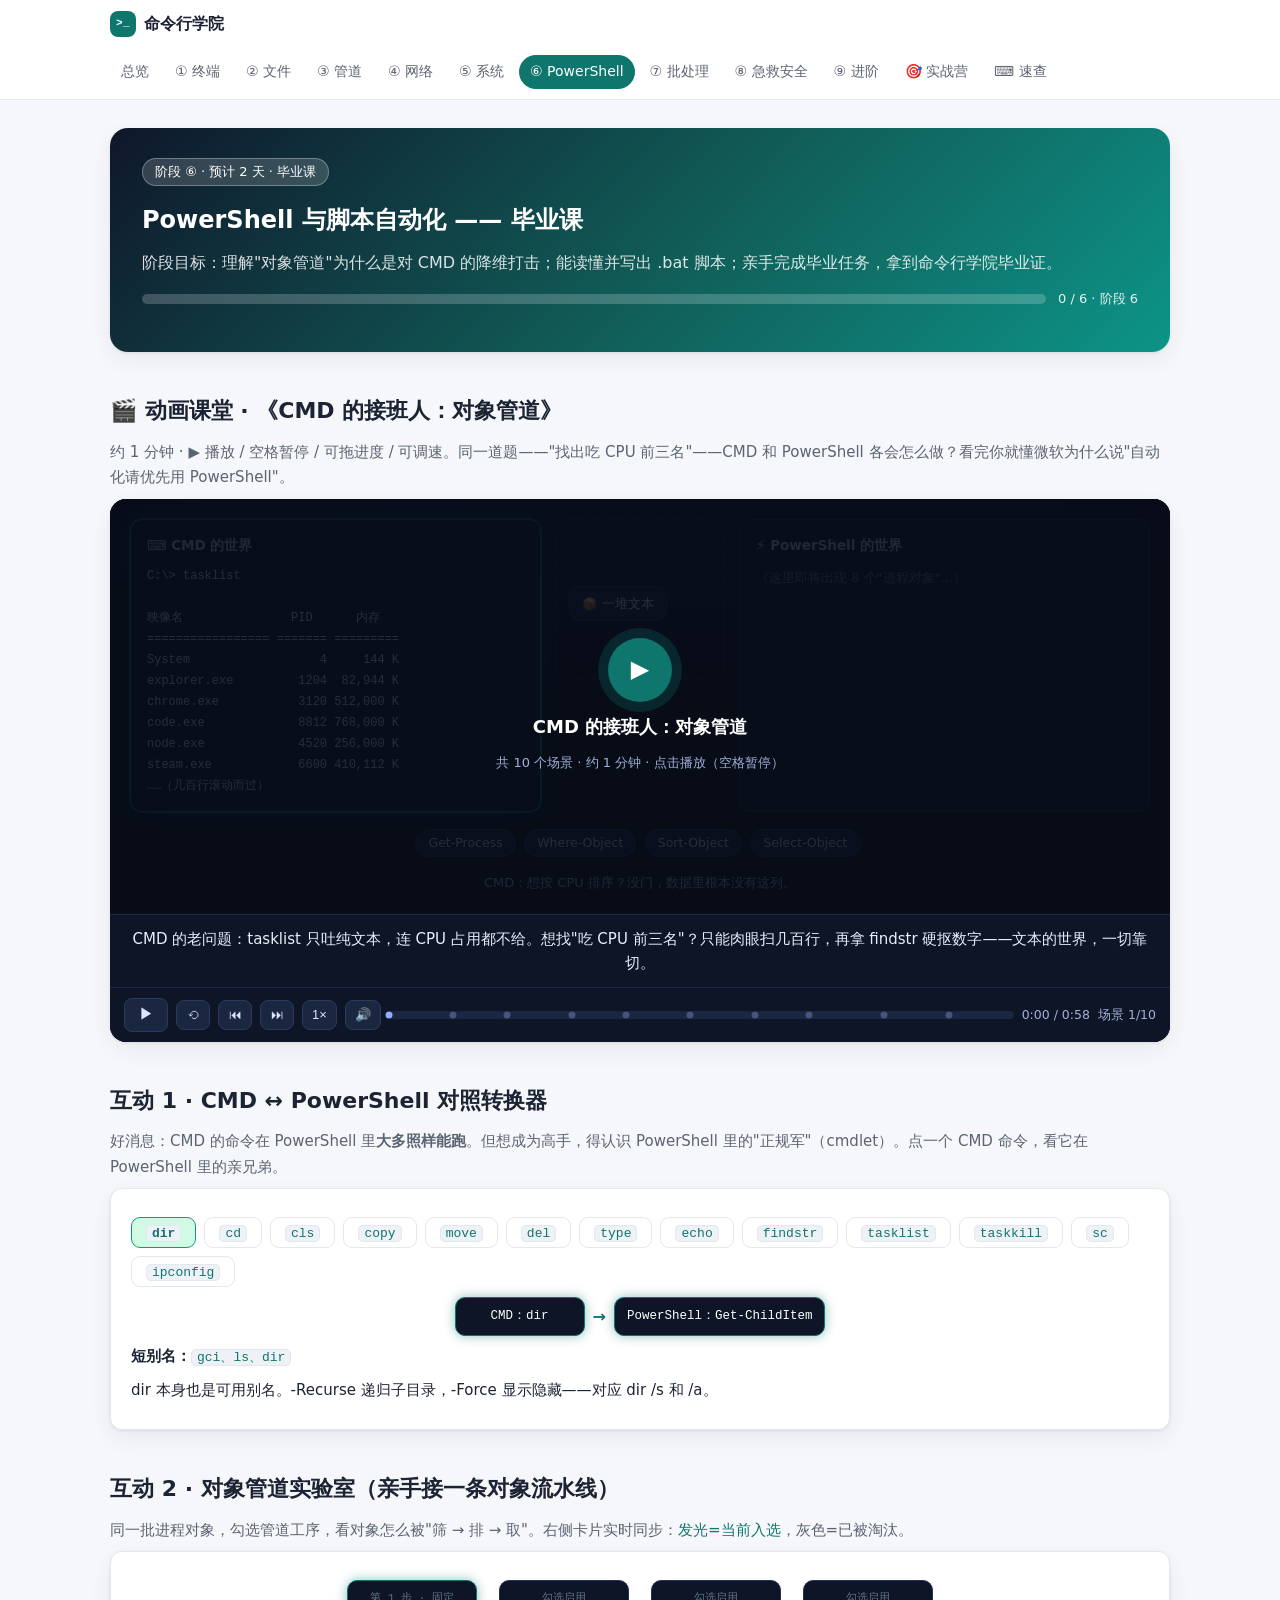
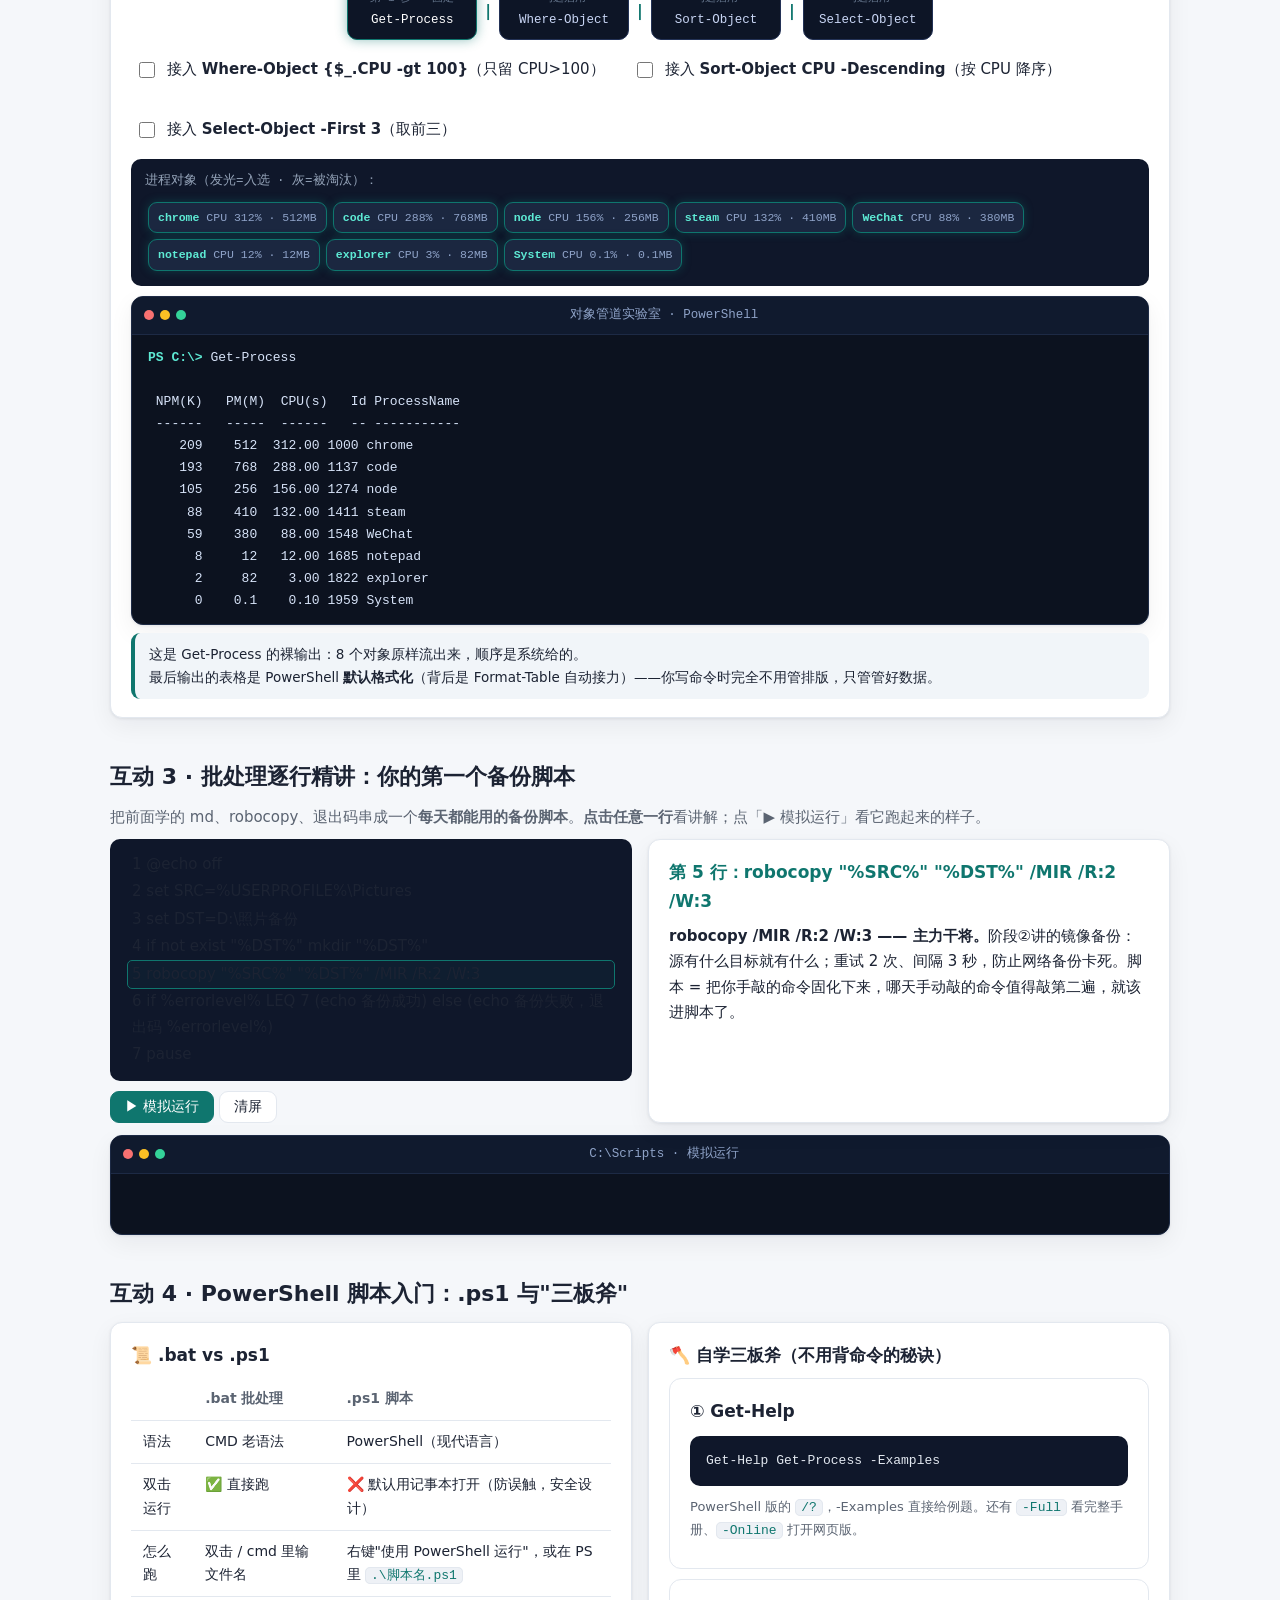
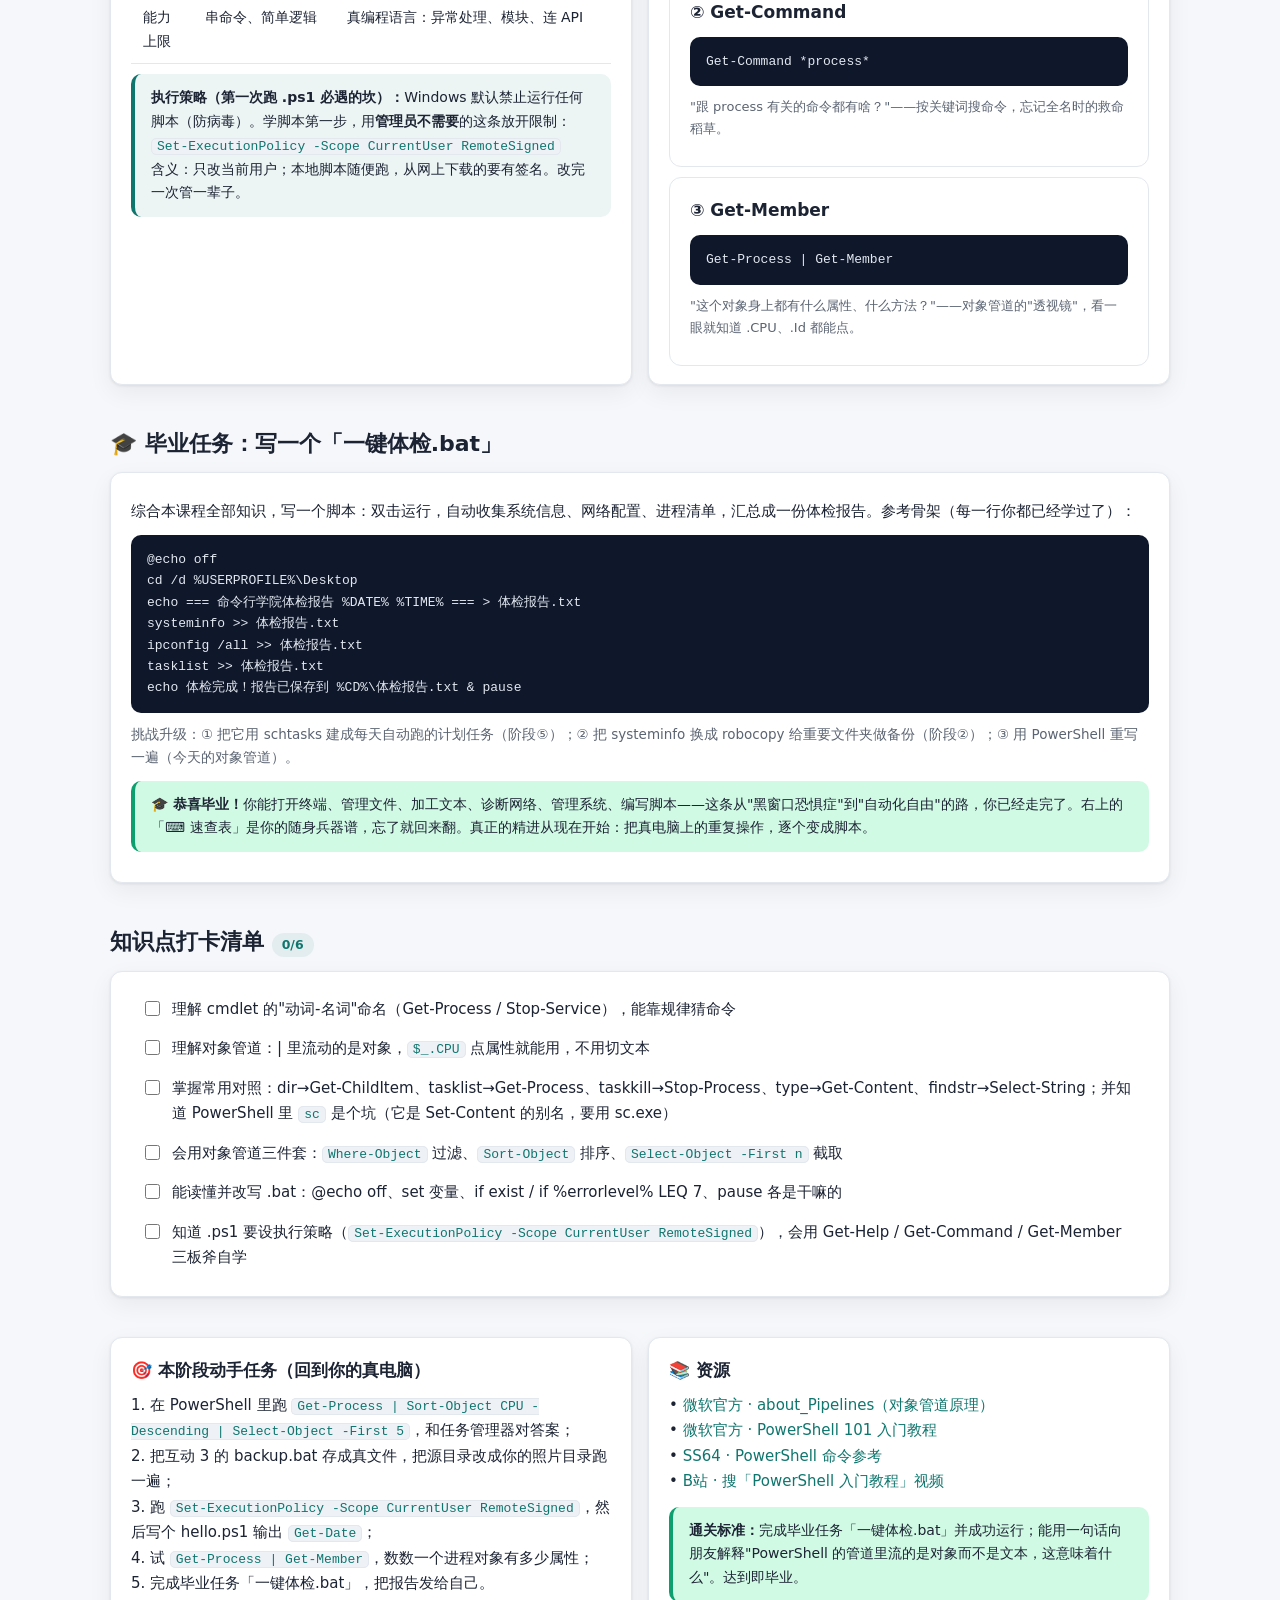
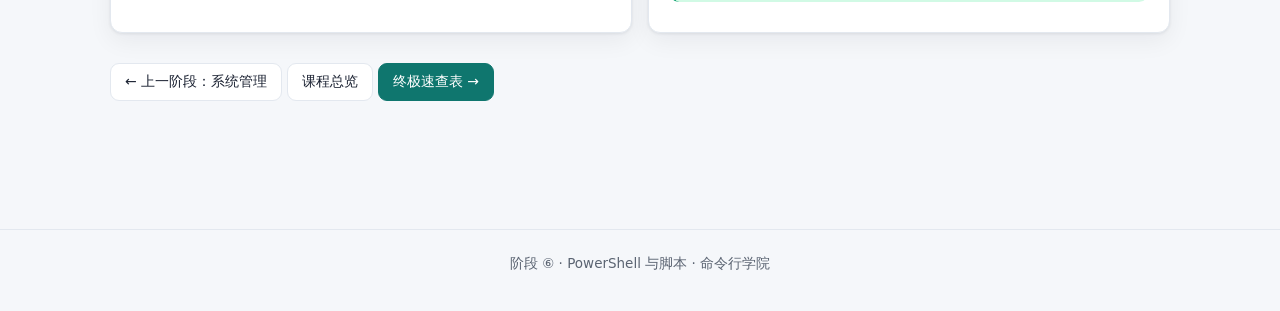
<file: stage6.html>
<!DOCTYPE html>
<html lang="zh-CN">
<head>
<meta charset="UTF-8">
<meta name="viewport" content="width=device-width, initial-scale=1.0">
<title>阶段⑥ PowerShell 与脚本自动化 —— 毕业课 · 命令行学院</title>
<link rel="stylesheet" href="assets/style.css">
</head>
<body>

<header class="topbar">
  <div class="bar">
    <span class="brand"><span class="logo">&gt;_</span>命令行学院</span>
    <nav class="nav">
      <a href="index.html">总览</a>
      <a href="stage1.html">① 终端</a>
      <a href="stage2.html">② 文件</a>
      <a href="stage3.html">③ 管道</a>
      <a href="stage4.html">④ 网络</a>
      <a href="stage5.html">⑤ 系统</a>
      <a href="stage6.html">⑥ PowerShell</a>
      <a href="stage7.html">⑦ 批处理</a>
      <a href="stage8.html">⑧ 急救安全</a>
      <a href="stage9.html">⑨ 进阶</a>
      <a href="projects.html">🎯 实战营</a>
      <a href="cheatsheet.html">⌨ 速查</a>
    </nav>
  </div>
</header>

<main class="wrap">

  <section class="hero" style="padding:30px 32px">
    <span class="tag">阶段 ⑥ · 预计 2 天 · 毕业课</span>
    <h1 style="font-size:24px">PowerShell 与脚本自动化 —— 毕业课</h1>
    <p class="lead">阶段目标：理解"对象管道"为什么是对 CMD 的降维打击；能读懂并写出 .bat 脚本；亲手完成毕业任务，拿到命令行学院毕业证。</p>
    <div class="pwrap">
      <div class="progress"><div class="fill" data-progress-bar="6"></div></div>
      <span class="plabel" data-progress-label="6"></span>
    </div>
  </section>

  <!-- ============ 动画课堂 ============ -->
  <section class="section">
    <h2>🎬 动画课堂 · 《CMD 的接班人：对象管道》</h2>
    <p class="muted">约 1 分钟 · ▶ 播放 / 空格暂停 / 可拖进度 / 可调速。同一道题——"找出吃 CPU 前三名"——CMD 和 PowerShell 各会怎么做？看完你就懂微软为什么说"自动化请优先用 PowerShell"。</p>
    <div class="lesson" id="lesson6">
      <div class="screen"><div class="theater" id="th6">
        <div class="row">
          <div class="panel col" id="p6-cmdP"><h4>⌨ CMD 的世界</h4>
            <pre class="th-code" data-dyn id="p6-code"></pre>
          </div>
          <div class="col" style="flex:0 0 170px;max-width:170px">
            <div class="th-pipe">
              <div class="env" id="p6-env" data-fx>📦 一堆文本</div>
            </div>
            <div class="note" data-dyn id="p6-flow"></div>
          </div>
          <div class="panel col" id="p6-psP"><h4>⚡ PowerShell 的世界</h4>
            <div data-dyn id="p6-objs" style="min-height:120px"></div>
            <div class="th-mono" data-dyn id="p6-out" style="min-height:60px;margin-top:8px"></div>
          </div>
        </div>
        <div class="center-x" style="margin-top:14px">
          <span class="pill" id="p6-s1">Get-Process</span>
          <span class="pill" id="p6-s2">Where-Object</span>
          <span class="pill" id="p6-s3">Sort-Object</span>
          <span class="pill" id="p6-s4">Select-Object</span>
        </div>
        <div class="note" data-dyn id="p6-note"></div>
      </div></div>
    </div>
  </section>
  <script src="assets/lesson-player.js"></script>
  <script>
  (function () {
    var PROCS = [
      { n: 'chrome', cpu: 312, m: '512MB' },
      { n: 'code', cpu: 288, m: '768MB' },
      { n: 'node', cpu: 156, m: '256MB' },
      { n: 'steam', cpu: 132, m: '410MB' },
      { n: 'WeChat', cpu: 88, m: '380MB' },
      { n: 'notepad', cpu: 12, m: '12MB' },
      { n: 'explorer', cpu: 3, m: '82MB' },
      { n: 'System', cpu: 0.1, m: '0.1MB' }
    ];
    var CMDTXT = [
      'C:\\> tasklist',
      '',
      '映像名               PID      内存',
      '================= ======= =========',
      'System                  4     144 K',
      'explorer.exe         1204  82,944 K',
      'chrome.exe           3120 512,000 K',
      'code.exe             8812 768,000 K',
      'node.exe             4520 256,000 K',
      'steam.exe            6600 410,112 K',
      '……（几百行滚动而过）'
    ].join('\n');
    var TABLE = [
      'PS> Get-Process | Where-Object {$_.CPU -gt 100} |',
      '    Sort-Object CPU -Descending | Select-Object -First 3',
      '',
      ' NPM(K)   PM(M)  CPU(s)     Id ProcessName',
      ' ------   -----  ------     -- -----------',
      '    211     512  312.45   3120 chrome',
      '    388     768  288.10   8812 code',
      '     97     256  156.33   4520 node'
    ].join('\n');
    var COMPARE = [
      '                CMD              PowerShell',
      '────────────   ──────────────   ────────────────',
      '世界里流动的      一堆纯文本          结构化对象',
      '取一个属性        切词/正则硬抠       $_.CPU 点一下',
      '过滤             findstr 子串        Where-Object 任意比较',
      '输出格式         每个工具各玩各的     全系统统一，天然表格'
    ].join('\n');

    function paintObjs(th, i) {
      var box = th.querySelector('#p6-objs');
      if (i < 2) { box.innerHTML = '<span style="color:#64748b;font-size:13px">（这里即将出现 8 个"进程对象"…）</span>'; return; }
      var pass = PROCS.filter(function (p) { return p.cpu > 100; }).sort(function (a, b) { return b.cpu - a.cpu; });
      var dropped = PROCS.filter(function (p) { return p.cpu <= 100; });
      var list = i >= 5 ? pass.concat(dropped) : PROCS.slice();
      box.innerHTML = list.map(function (p, idx) {
        var cls = 'objcard';
        if (p.cpu <= 100 && i >= 4) cls += ' drop';
        if (i >= 6 && idx >= 3) cls += ' drop';
        if (i >= 7 && p.cpu > 100 && idx < 3) cls += ' on';
        return '<span class="' + cls + '"><span class="oname">' + p.n + '</span> <span class="prop">CPU ' + p.cpu + '% · ' + p.m + '</span></span>';
      }).join('');
    }
    var LEFTS = ['8%', '22%', '36%', '48%', '58%', '68%', '78%', '88%', '60%', '40%'];
    var S = [
      { d: 6, cap: 'CMD 的老问题：tasklist 只吐纯文本，连 CPU 占用都不给。想找"吃 CPU 前三名"？只能肉眼扫几百行，再拿 findstr 硬抠数字——文本的世界，一切靠切。', set: { 'p6-code': CMDTXT, 'p6-note': 'CMD：想按 CPU 排序？没门，数据里根本没有这列。' }, cls: { 'p6-cmdP': 'on' } },
      { d: 5, cap: 'PowerShell 登场。它的命令遵循"动词-名词"命名：Get-Process 拿进程、Stop-Service 停服务。不用背——想干什么（动词）+ 对谁干（名词），Tab 补全帮你找。', set: { 'p6-note': 'Get / Set / Stop / Start + Process / Service / Item…', 'p6-flow': 'cmdlet 按名索骥' }, cls: { 'p6-s1': 'on' } },
      { d: 6, cap: 'Get-Process 一跑，8 个进程对象出来了。注意：每个卡片不是一行文本，而是一个"活的对象"——CPU、内存这些属性都长在它身上，随取随用。', set: { 'p6-flow': '8 个进程对象', 'p6-env': '🧩 一堆对象', 'p6-note': 'Get-Process：吐出来的不是文本，是对象' }, cls: { 'p6-psP': 'on' } },
      { d: 5, cap: '管道 | 在 PowerShell 里依然是接力棒——但接力的不是文本，是对象。上一个命令产出的对象，原封不动递给下一个，属性全程不丢。', set: { 'p6-note': '| 里流动的是对象，属性一路都在' }, cls: { 'p6-s1': 'good' } },
      { d: 6, cap: 'Where-Object {$_.CPU -gt 100}：$_ 代表管道里"当前的这一个"对象，.CPU 点出属性，-gt 就是大于。四个不符合条件的当场出局——注意它们不是被切开了，是被"筛"走的。', set: { 'p6-note': '$_.CPU -gt 100 —— 点属性、比大小，所见即所得' }, cls: { 'p6-s2': 'on' } },
      { d: 6, cap: 'Sort-Object CPU -Descending：按 CPU 属性从大到小排队。因为排序的是对象，属性天然是数字——不用先切出"第 7 列"再转数字，CMD 时代的噩梦直接消失。', set: { 'p6-note': '对象排序：属性即数字，不用切文本' }, cls: { 'p6-s3': 'on' } },
      { d: 5, cap: 'Select-Object -First 3：只要前三名。至此四段管道接完，全程没有碰过一丁点文本。', set: { 'p6-note': '-First 3 —— 取前三，收工' }, cls: { 'p6-s4': 'on' } },
      { d: 7, cap: '合体成一行命令。右边这四行表格，是 CMD 里要肉眼扫描 + 手动切列才能挤出来的答案——在 PowerShell 里是一条管道自然流出来的。', set: { 'p6-out': TABLE, 'p6-note': '一行顶 CMD 十行' }, cls: { 'p6-s2': 'good', 'p6-s3': 'good', 'p6-s4': 'good' } },
      { d: 6, cap: '对比两个世界：CMD 万物皆文本，全靠切词和正则硬抠；PowerShell 万物皆对象，属性点一下就到手。这不是语法升级，是世界观升级。', set: { 'p6-out': COMPARE, 'p6-env': '🆚 两个世界', 'p6-note': '文本 vs 对象：切词 vs 点属性' } },
      { d: 6, cap: '毕业赠言：万物皆对象，是 PowerShell 的灵魂；而今天学的对象管道、批处理脚本，会让你的电脑开始"自己干活"。往下走，做最后的练习，然后领取毕业证！', set: { 'p6-note': '▼ 往下滚动：对照表、实验室、毕业任务' }, cls: { 'p6-cmdP': 'dim', 'p6-psP': 'good' } }
    ];
    new LessonPlayer({
      root: '#lesson6', title: 'CMD 的接班人：对象管道', scenes: S.map(function (s, i) {
        return { d: s.d, cap: s.cap, set: s.set, cls: s.cls, a: function (th) { paintObjs(th, i); th.querySelector('#p6-env').style.left = LEFTS[i]; } };
      })
    });
  })();
  </script>

  <!-- ============ 互动1：CMD↔PowerShell 对照转换器 ============ -->
  <section class="section">
    <h2>互动 1 · CMD ↔ PowerShell 对照转换器</h2>
    <p class="muted">好消息：CMD 的命令在 PowerShell 里<b>大多照样能跑</b>。但想成为高手，得认识 PowerShell 里的"正规军"（cmdlet）。点一个 CMD 命令，看它在 PowerShell 里的亲兄弟。</p>
    <div class="card">
      <div class="opts" id="cc-btns"></div>
      <div id="cc-detail" style="margin-top:10px"></div>
    </div>
  </section>

  <!-- ============ 互动2：对象管道实验室 ============ -->
  <section class="section">
    <h2>互动 2 · 对象管道实验室（亲手接一条对象流水线）</h2>
    <p class="muted">同一批进程对象，勾选管道工序，看对象怎么被"筛 → 排 → 取"。右侧卡片实时同步：<span style="color:#0f766e">发光=当前入选</span>，灰色=已被淘汰。</p>
    <div class="card">
      <div class="plrow">
        <div class="plstage on"><span class="lb">第 1 步 · 固定</span>Get-Process</div>
        <span class="plarrow">|</span>
        <div class="plstage" id="lb-w"><span class="lb">勾选启用</span>Where-Object</div>
        <span class="plarrow">|</span>
        <div class="plstage" id="lb-s"><span class="lb">勾选启用</span>Sort-Object</div>
        <span class="plarrow">|</span>
        <div class="plstage" id="lb-f"><span class="lb">勾选启用</span>Select-Object</div>
      </div>
      <div style="display:flex;gap:20px;flex-wrap:wrap;margin:6px 0 10px">
        <label class="switchline"><input type="checkbox" id="lbw"><span>接入 <b>Where-Object {$_.CPU -gt 100}</b>（只留 CPU&gt;100）</span></label>
        <label class="switchline"><input type="checkbox" id="lbs"><span>接入 <b>Sort-Object CPU -Descending</b>（按 CPU 降序）</span></label>
        <label class="switchline"><input type="checkbox" id="lbf"><span>接入 <b>Select-Object -First 3</b>（取前三）</span></label>
      </div>
      <div style="background:var(--code-bg);border-radius:10px;padding:12px 14px" id="lb-objs"></div>
      <div class="term" style="margin-top:10px">
        <div class="term-bar">
          <span class="tdot" style="background:#f87171"></span><span class="tdot" style="background:#fbbf24"></span><span class="tdot" style="background:#34d399"></span>
          <span class="ttitle">对象管道实验室 · PowerShell</span>
        </div>
        <div class="term-body" id="lb-out"></div>
      </div>
      <div class="explain" id="lb-exp"></div>
    </div>
  </section>

  <!-- ============ 互动3：批处理逐行精讲 ============ -->
  <section class="section">
    <h2>互动 3 · 批处理逐行精讲：你的第一个备份脚本</h2>
    <p class="muted">把前面学的 md、robocopy、退出码串成一个<b>每天都能用的备份脚本</b>。<b>点击任意一行</b>看讲解；点「▶ 模拟运行」看它跑起来的样子。</p>
    <div class="lab-grid">
      <div>
        <div style="background:var(--code-bg);border-radius:10px;padding:12px 18px" id="bat-lines"></div>
        <button class="btn primary" type="button" id="bat-run" style="margin-top:10px">▶ 模拟运行</button>
        <button class="btn" type="button" id="bat-clear" style="margin-top:10px">清屏</button>
      </div>
      <div class="card">
        <h3 id="bat-title" style="color:var(--brand)">👆 点左边任意一行</h3>
        <p id="bat-desc">这是 backup.bat——一个完整可用的照片镜像备份脚本，用记事本保存到任意位置（比如 C:\Scripts\backup.bat）就能双击运行。</p>
      </div>
    </div>
    <div class="term" style="margin-top:12px">
      <div class="term-bar">
        <span class="tdot" style="background:#f87171"></span><span class="tdot" style="background:#fbbf24"></span><span class="tdot" style="background:#34d399"></span>
        <span class="ttitle">C:\Scripts · 模拟运行</span>
      </div>
      <div class="term-body" id="bat-out"></div>
    </div>
  </section>

  <!-- ============ 互动4：PowerShell 脚本入门 ============ -->
  <section class="section">
    <h2>互动 4 · PowerShell 脚本入门：.ps1 与"三板斧"</h2>
    <div class="grid g2">
      <div class="card">
        <h3>📜 .bat vs .ps1</h3>
        <table class="tbl">
          <thead><tr><th></th><th>.bat 批处理</th><th>.ps1 脚本</th></tr></thead>
          <tbody>
            <tr><td>语法</td><td>CMD 老语法</td><td>PowerShell（现代语言）</td></tr>
            <tr><td>双击运行</td><td>✅ 直接跑</td><td>❌ 默认用记事本打开（防误触，安全设计）</td></tr>
            <tr><td>怎么跑</td><td>双击 / cmd 里输文件名</td><td>右键"使用 PowerShell 运行"，或在 PS 里 <code class="inline">.\脚本名.ps1</code></td></tr>
            <tr><td>能力上限</td><td>串命令、简单逻辑</td><td>真编程语言：异常处理、模块、连 API</td></tr>
          </tbody>
        </table>
        <div class="callout info" style="margin-top:10px"><b>执行策略（第一次跑 .ps1 必遇的坎）：</b>Windows 默认禁止运行任何脚本（防病毒）。学脚本第一步，用<b>管理员不需要</b>的这条放开限制：<br><code class="inline">Set-ExecutionPolicy -Scope CurrentUser RemoteSigned</code><br>含义：只改当前用户；本地脚本随便跑，从网上下载的要有签名。改完一次管一辈子。</div>
      </div>
      <div class="card">
        <h3>🪓 自学三板斧（不用背命令的秘诀）</h3>
        <div class="card" style="box-shadow:none;margin-bottom:10px"><h3>① Get-Help</h3>
          <pre class="code">Get-Help Get-Process -Examples</pre>
          <p class="muted" style="font-size:13px">PowerShell 版的 <code class="inline">/?</code>，-Examples 直接给例题。还有 <code class="inline">-Full</code> 看完整手册、<code class="inline">-Online</code> 打开网页版。</p></div>
        <div class="card" style="box-shadow:none;margin-bottom:10px"><h3>② Get-Command</h3>
          <pre class="code">Get-Command *process*</pre>
          <p class="muted" style="font-size:13px">"跟 process 有关的命令都有啥？"——按关键词搜命令，忘记全名时的救命稻草。</p></div>
        <div class="card" style="box-shadow:none"><h3>③ Get-Member</h3>
          <pre class="code">Get-Process | Get-Member</pre>
          <p class="muted" style="font-size:13px">"这个对象身上都有什么属性、什么方法？"——对象管道的"透视镜"，看一眼就知道 .CPU、.Id 都能点。</p></div>
      </div>
    </div>
  </section>

  <!-- ============ 毕业任务 ============ -->
  <section class="section">
    <h2>🎓 毕业任务：写一个「一键体检.bat」</h2>
    <div class="card">
      <p>综合本课程全部知识，写一个脚本：双击运行，自动收集系统信息、网络配置、进程清单，汇总成一份体检报告。参考骨架（每一行你都已经学过了）：</p>
      <pre class="code">@echo off
cd /d %USERPROFILE%\Desktop
echo === 命令行学院体检报告 %DATE% %TIME% === > 体检报告.txt
systeminfo >> 体检报告.txt
ipconfig /all >> 体检报告.txt
tasklist >> 体检报告.txt
echo 体检完成！报告已保存到 %CD%\体检报告.txt & pause</pre>
      <p class="muted" style="font-size:13.5px">挑战升级：① 把它用 schtasks 建成每天自动跑的计划任务（阶段⑤）；② 把 systeminfo 换成 robocopy 给重要文件夹做备份（阶段②）；③ 用 PowerShell 重写一遍（今天的对象管道）。</p>
      <div class="callout ok"><b>🎓 恭喜毕业！</b>你能打开终端、管理文件、加工文本、诊断网络、管理系统、编写脚本——这条从"黑窗口恐惧症"到"自动化自由"的路，你已经走完了。右上的「⌨ 速查表」是你的随身兵器谱，忘了就回来翻。真正的精进从现在开始：把真电脑上的重复操作，逐个变成脚本。</div>
    </div>
  </section>

  <!-- ============ 打卡清单 ============ -->
  <section class="section">
    <h2>知识点打卡清单 <span class="chip" data-stage-progress="6"></span></h2>
    <div class="card check">
      <label><input type="checkbox" id="s6-1" data-persist><span>理解 cmdlet 的"动词-名词"命名（Get-Process / Stop-Service），能靠规律猜命令</span></label>
      <label><input type="checkbox" id="s6-2" data-persist><span>理解对象管道：| 里流动的是对象，<code class="inline">$_.CPU</code> 点属性就能用，不用切文本</span></label>
      <label><input type="checkbox" id="s6-3" data-persist><span>掌握常用对照：dir→Get-ChildItem、tasklist→Get-Process、taskkill→Stop-Process、type→Get-Content、findstr→Select-String；并知道 PowerShell 里 <code class="inline">sc</code> 是个坑（它是 Set-Content 的别名，要用 sc.exe）</span></label>
      <label><input type="checkbox" id="s6-4" data-persist><span>会用对象管道三件套：<code class="inline">Where-Object</code> 过滤、<code class="inline">Sort-Object</code> 排序、<code class="inline">Select-Object -First n</code> 截取</span></label>
      <label><input type="checkbox" id="s6-5" data-persist><span>能读懂并改写 .bat：@echo off、set 变量、if exist / if %errorlevel% LEQ 7、pause 各是干嘛的</span></label>
      <label><input type="checkbox" id="s6-6" data-persist><span>知道 .ps1 要设执行策略（<code class="inline">Set-ExecutionPolicy -Scope CurrentUser RemoteSigned</code>），会用 Get-Help / Get-Command / Get-Member 三板斧自学</span></label>
    </div>
  </section>

  <section class="section">
    <div class="grid g2">
      <div class="card">
        <h3>🎯 本阶段动手任务（回到你的真电脑）</h3>
        <p>1. 在 PowerShell 里跑 <code class="inline">Get-Process | Sort-Object CPU -Descending | Select-Object -First 5</code>，和任务管理器对答案；<br>
           2. 把互动 3 的 backup.bat 存成真文件，把源目录改成你的照片目录跑一遍；<br>
           3. 跑 <code class="inline">Set-ExecutionPolicy -Scope CurrentUser RemoteSigned</code>，然后写个 hello.ps1 输出 <code class="inline">Get-Date</code>；<br>
           4. 试 <code class="inline">Get-Process | Get-Member</code>，数数一个进程对象有多少属性；<br>
           5. 完成毕业任务「一键体检.bat」，把报告发给自己。</p>
      </div>
      <div class="card">
        <h3>📚 资源</h3>
        <p>• <a href="https://learn.microsoft.com/zh-cn/powershell/module/microsoft.powershell.core/about/about_pipelines" target="_blank" rel="noopener">微软官方 · about_Pipelines（对象管道原理）</a><br>
           • <a href="https://learn.microsoft.com/zh-cn/powershell/scripting/learn/ps101/00-introduction" target="_blank" rel="noopener">微软官方 · PowerShell 101 入门教程</a><br>
           • <a href="https://ss64.com/ps/" target="_blank" rel="noopener">SS64 · PowerShell 命令参考</a><br>
           • <a href="https://search.bilibili.com/all?keyword=PowerShell%20%E5%85%A5%E9%97%A8%E6%95%99%E7%A8%8B" target="_blank" rel="noopener">B站 · 搜「PowerShell 入门教程」视频</a></p>
        <div class="callout ok"><b>通关标准：</b>完成毕业任务「一键体检.bat」并成功运行；能用一句话向朋友解释"PowerShell 的管道里流的是对象而不是文本，这意味着什么"。达到即毕业。</div>
      </div>
    </div>
  </section>

  <p style="margin-top:30px">
    <a class="btn" href="stage5.html">← 上一阶段：系统管理</a>
    <a class="btn" href="index.html">课程总览</a>
    <a class="btn primary" href="cheatsheet.html">终极速查表 →</a>
  </p>
</main>

<footer class="foot">阶段 ⑥ · PowerShell 与脚本 · 命令行学院</footer>
<script src="assets/app.js"></script>
<script src="assets/guard.js"></script>
<script>
/* ============ 共享：进程对象 ============ */
var PROCS6 = [
  { n: 'chrome', cpu: 312, m: '512MB' },
  { n: 'code', cpu: 288, m: '768MB' },
  { n: 'node', cpu: 156, m: '256MB' },
  { n: 'steam', cpu: 132, m: '410MB' },
  { n: 'WeChat', cpu: 88, m: '380MB' },
  { n: 'notepad', cpu: 12, m: '12MB' },
  { n: 'explorer', cpu: 3, m: '82MB' },
  { n: 'System', cpu: 0.1, m: '0.1MB' }
];

/* ============ 互动1：CMD↔PowerShell 对照转换器 ============ */
(function () {
  var MAP = [
    { c: 'dir', p: 'Get-ChildItem', a: 'gci、ls、dir', n: 'dir 本身也是可用别名。-Recurse 递归子目录，-Force 显示隐藏——对应 dir /s 和 /a。' },
    { c: 'cd', p: 'Set-Location', a: 'sl、cd', n: 'cd 别名保留。福利：跨盘符直接 cd D:\备份 即可，不需要 CMD 那个反人类的 /d。' },
    { c: 'cls', p: 'Clear-Host', a: 'cls、clear', n: 'cls 直接能用。' },
    { c: 'copy', p: 'Copy-Item', a: 'cpi、cp、copy', n: '复制目录要加 -Recurse（相当于 robocopy /E 的丐版）。重活还是请阶段②的 robocopy 出山。' },
    { c: 'move', p: 'Move-Item', a: 'mi、mv、move', n: 'move 别名可用。跨盘移动文件 = 移动 + 免复制两遍。' },
    { c: 'del', p: 'Remove-Item', a: 'ri、rm、del、erase', n: 'del/rm 都是别名。删非空目录：Remove-Item 目录 -Recurse。注意：一样不进回收站！' },
    { c: 'type', p: 'Get-Content', a: 'gc、cat、type', n: 'cat 都来了——类 Unix 习惯无缝迁移。-Tail 10 看文件最后 10 行，看日志神器。' },
    { c: 'echo', p: 'Write-Output', a: 'echo、write', n: 'echo 别名可用。注意：PS 里 > 重定向默认是 UTF-16 编码，记事本打开可能显示异常，可接 | Out-File -Encoding utf8 处理。' },
    { c: 'findstr', p: 'Select-String', a: 'sls', n: '真·正则引擎（findstr 的正则是不完整版）。Select-String "ERROR" log.txt 直接给行号和文件名。' },
    { c: 'tasklist', p: 'Get-Process', a: 'gps、ps', n: '输出是进程对象！Get-Process | Sort-Object CPU -Descending | Select-Object -First 3 —— tasklist 梦寐以求的 CPU 排序，一句话搞定。' },
    { c: 'taskkill', p: 'Stop-Process', a: 'spps、kill', n: 'Stop-Process -Id 4520 -Force（-Force 相当于 /F），或 -Name chrome.exe。它杀 GUI 进程也是直接走，没有"礼貌模式"。' },
    { c: 'sc', p: 'Get-Service / Stop-Service / Start-Service', a: 'gv? 不是——Get-Service 没有短别名', n: '⚠ 大坑：在 PowerShell 里 sc 是 Set-Content 的别名！sc query 会变成"写文件"！必须写全 sc.exe query。管理服务请用 Get-Service Spooler、Restart-Service。' },
    { c: 'ipconfig', p: 'Get-NetIPAddress / Get-NetIPConfiguration', a: '（ipconfig 原样可用）', n: 'ipconfig 是外部 exe，两个 shell 都直接跑。要对象化再学 Get-NetIPConfiguration——网关、DNS 直接是属性。' }
  ];
  var btns = document.getElementById('cc-btns');
  var detail = document.getElementById('cc-detail');
  function esc(s) { return String(s).replace(/&/g, '&amp;').replace(/</g, '&lt;').replace(/>/g, '&gt;'); }
  btns.innerHTML = MAP.map(function (m, i) {
    return '<button class="opt" type="button" data-m="' + i + '"><code class="inline">' + esc(m.c) + '</code></button>';
  }).join('');
  function pick(i) {
    var m = MAP[i];
    btns.querySelectorAll('.opt').forEach(function (x, xi) { x.classList.toggle('correct', xi === i); });
    detail.innerHTML =
      '<div class="plrow" style="margin:6px 0">' +
      '<div class="plstage on">CMD：' + esc(m.c) + '</div><span class="plarrow">→</span>' +
      '<div class="plstage on">PowerShell：' + esc(m.p) + '</div></div>' +
      '<p><b>短别名：</b><code class="inline">' + esc(m.a) + '</code></p>' +
      '<p>' + m.n + '</p>';
  }
  btns.addEventListener('click', function (e) {
    var b = e.target.closest('.opt');
    if (b) pick(+b.dataset.m);
  });
  pick(0);
})();

/* ============ 互动2：对象管道实验室 ============ */
(function () {
  var cW = document.getElementById('lbw');
  var cS = document.getElementById('lbs');
  var cF = document.getElementById('lbf');
  var stW = document.getElementById('lb-w');
  var stS = document.getElementById('lb-s');
  var stF = document.getElementById('lb-f');
  var objs = document.getElementById('lb-objs');
  var out = document.getElementById('lb-out');
  var exp = document.getElementById('lb-exp');

  function render() {
    stW.classList.toggle('on', cW.checked);
    stS.classList.toggle('on', cS.checked);
    stF.classList.toggle('on', cF.checked);
    stW.querySelector('.lb').textContent = cW.checked ? '✓ 已接入' : '勾选启用';
    stS.querySelector('.lb').textContent = cS.checked ? '✓ 已接入' : '勾选启用';
    stF.querySelector('.lb').textContent = cF.checked ? '✓ 已接入' : '勾选启用';

    var list = PROCS6.slice();
    if (cW.checked) list = list.filter(function (p) { return p.cpu > 100; });
    if (cS.checked) list = list.slice().sort(function (a, b) { return b.cpu - a.cpu; });
    var rest = [];
    if (cF.checked && list.length > 3) { rest = list.slice(3); list = list.slice(0, 3); }

    objs.innerHTML = '<div style="font-family:Consolas,monospace;font-size:12.5px;color:#94a3b8;margin-bottom:6px">进程对象（发光=入选 · 灰=被淘汰）：</div>' +
      list.map(function (p) {
        return '<span class="objcard on"><span class="oname">' + p.n + '</span> <span class="prop">CPU ' + p.cpu + '% · ' + p.m + '</span></span>';
      }).join('') +
      rest.map(function (p) {
        return '<span class="objcard drop"><span class="oname">' + p.n + '</span> <span class="prop">CPU ' + p.cpu + '% · ' + p.m + '</span></span>';
      }).join('') +
      (cW.checked ? PROCS6.filter(function (p) { return p.cpu <= 100; }).map(function (p) {
        return '<span class="objcard drop"><span class="oname">' + p.n + '</span> <span class="prop">CPU ' + p.cpu + '% · ' + p.m + '</span></span>';
      }).join('') : '');

    var cmd = 'Get-Process';
    if (cW.checked) cmd += ' | Where-Object {$_.CPU -gt 100}';
    if (cS.checked) cmd += ' | Sort-Object CPU -Descending';
    if (cF.checked) cmd += ' | Select-Object -First 3';
    out.innerHTML = '<span class="pr">PS C:\\&gt;</span> ' + cmd.replace(/&/g, '&amp;').replace(/</g, '&lt;').replace(/>/g, '&gt;') +
      '\n\n NPM(K)   PM(M)  CPU(s)   Id ProcessName\n ------   -----  ------   -- -----------\n' +
      list.map(function (p) {
        var npm = String(Math.round(p.cpu * 0.67)).padStart(7);
        var pm = p.m.replace('MB', '').padStart(7);
        var cpu = p.cpu.toFixed(2).padStart(8);
        var id = String(1000 + PROCS6.indexOf(p) * 137).padStart(5);
        return npm + pm + cpu + id + ' ' + p.n;
      }).join('\n') +
      (cF.checked ? '\n\n<span class="cm">（Select-Object -First 3 已把第 4 名以后截掉——上面的灰色卡片就是被截掉的）</span>' : '');

    var tips = [];
    if (!cW.checked && !cS.checked && !cF.checked) tips.push('这是 Get-Process 的裸输出：8 个对象原样流出来，顺序是系统给的。');
    if (cW.checked) tips.push('<b>Where-Object {$_.CPU -gt 100}</b>：$_ 是"流过来的当前对象"，.CPU 点属性，-gt 大于。CPU≤100 的四个对象（微信/记事本/explorer/System）被筛掉。');
    if (cS.checked) tips.push('<b>Sort-Object CPU -Descending</b>：按 CPU 属性降序。对象排序不用切列转数字——属性天生就是数据。');
    if (cF.checked) tips.push('<b>Select-Object -First 3</b>：只要前三个，其余被截在管道外。');
    tips.push('最后输出的表格是 PowerShell <b>默认格式化</b>（背后是 Format-Table 自动接力）——你写命令时完全不用管排版，只管管好数据。');
    exp.innerHTML = tips.join('<br>');
  }
  [cW, cS, cF].forEach(function (c) { c.addEventListener('change', render); });
  render();
})();

/* ============ 互动3：批处理逐行精讲 ============ */
(function () {
  var LINES = [
    '@echo off',
    'set SRC=%USERPROFILE%\\Pictures',
    'set DST=D:\\照片备份',
    'if not exist "%DST%" mkdir "%DST%"',
    'robocopy "%SRC%" "%DST%" /MIR /R:2 /W:3',
    'if %errorlevel% LEQ 7 (echo 备份成功) else (echo 备份失败，退出码 %errorlevel%)',
    'pause'
  ];
  var TIPS = [
    '<b>@echo off —— 关掉"命令回显"。</b>默认情况下批处理每执行一条命令，都会先把自己打印一遍；echo off 关掉这个行为，@ 让"这一行自己"也不显示。脚本清爽的关键。加 @ 只静音一行，echo off 静音之后所有行。',
    '<b>set SRC=… —— 定义变量。</b>set 变量名=值（等号两边别加空格），用的时候 %变量名% 取值。%USERPROFILE% 是阶段⑤学的环境变量=用户家目录。变量让脚本"一处改、处处生效"。',
    '<b>set DST=… —— 备份目标。</b> 放 D 盘。想让脚本更通用？可以改成 set DST=%1——%1 是"运行脚本时带的第一个参数"，backup.bat E:\盘 就能备份到任何地方。',
    '<b>if not exist … mkdir… —— 不存在就创建。</b>exist 判断文件/目录是否存在，配 if 做防御性编程：目标目录还没建？先建好，后面 robocopy 就不会报错。这是脚本可靠性的基本功。',
    '<b>robocopy /MIR /R:2 /W:3 —— 主力干将。</b>阶段②讲的镜像备份：源有什么目标就有什么；重试 2 次、间隔 3 秒，防止网络备份卡死。脚本 = 把你手敲的命令固化下来，哪天手动敲的命令值得敲第二遍，就该进脚本了。',
    '<b>if %errorlevel% LEQ 7 —— 检查成败。</b>%errorlevel% 是上一条命令的退出码（阶段①动画里讲过）。注意：robocopy 的 0~7 都算成功（1=复制了文件，2=发现多余文件…），所以判断 LEQ 7 而不是 == 0——这是 robocopy 特有的坑，判断错了会把"成功"报成"失败"。',
    '<b>pause —— 停住窗口。</b>显示"请按任意键继续. . ."。不写它，双击运行时窗口一闪就关，你根本看不到结果。调试脚本时它和 echo 是黄金搭档。'
  ];
  var RUNOUT = [
    ['（双击 backup.bat……@echo off 让命令本身不再回显，直接看到干活）', 'cm'],
    ['', ''],
    ['-------------------------------------', ''],
    ['          总数      复制     跳过', ''],
    ['文件夹:      3        1         2', ''],
    ['文件:       24        5        19', ''],
    ['字节:   312.4 m   45.2 m  267.2 m', ''],
    ['-------------------------------------', ''],
    ['备份成功', 'ok'],
    ['请按任意键继续. . .', 'cm']
  ];
  var box = document.getElementById('bat-lines');
  var title = document.getElementById('bat-title');
  var desc = document.getElementById('bat-desc');
  var term = document.getElementById('bat-out');
  function esc(s) { return String(s).replace(/&/g, '&amp;').replace(/</g, '&lt;').replace(/>/g, '&gt;'); }
  box.innerHTML = LINES.map(function (l, i) {
    return '<div class="ln" data-i="' + i + '" style="cursor:pointer"><span class="pr">' + String(i + 1).padStart(2) + '</span>  ' + esc(l) + '</div>';
  }).join('');
  box.addEventListener('click', function (e) {
    var t = e.target.closest('.ln');
    if (!t) return;
    box.querySelectorAll('.ln').forEach(function (x) { x.classList.toggle('on', x === t); });
    var i = +t.dataset.i;
    title.textContent = '第 ' + (i + 1) + ' 行：' + LINES[i];
    desc.innerHTML = TIPS[i];
  });
  var timers = [];
  document.getElementById('bat-run').addEventListener('click', function () {
    timers.forEach(clearTimeout);
    term.innerHTML = '';
    RUNOUT.forEach(function (r, i) {
      timers.push(setTimeout(function () {
        var d = document.createElement('div');
        d.innerHTML = r[0] ? '<span' + (r[1] ? ' class="' + r[1] + '"' : '') + '>' + esc(r[0]) + '</span>' : '&nbsp;';
        term.appendChild(d);
        term.scrollTop = term.scrollHeight;
      }, i * 420));
    });
  });
  document.getElementById('bat-clear').addEventListener('click', function () {
    timers.forEach(clearTimeout);
    term.innerHTML = '';
  });
  box.querySelectorAll('.ln')[4].classList.add('on');
  title.textContent = '第 5 行：' + LINES[4];
  desc.innerHTML = TIPS[4];
})();
</script>
</body>
</html>
</file>
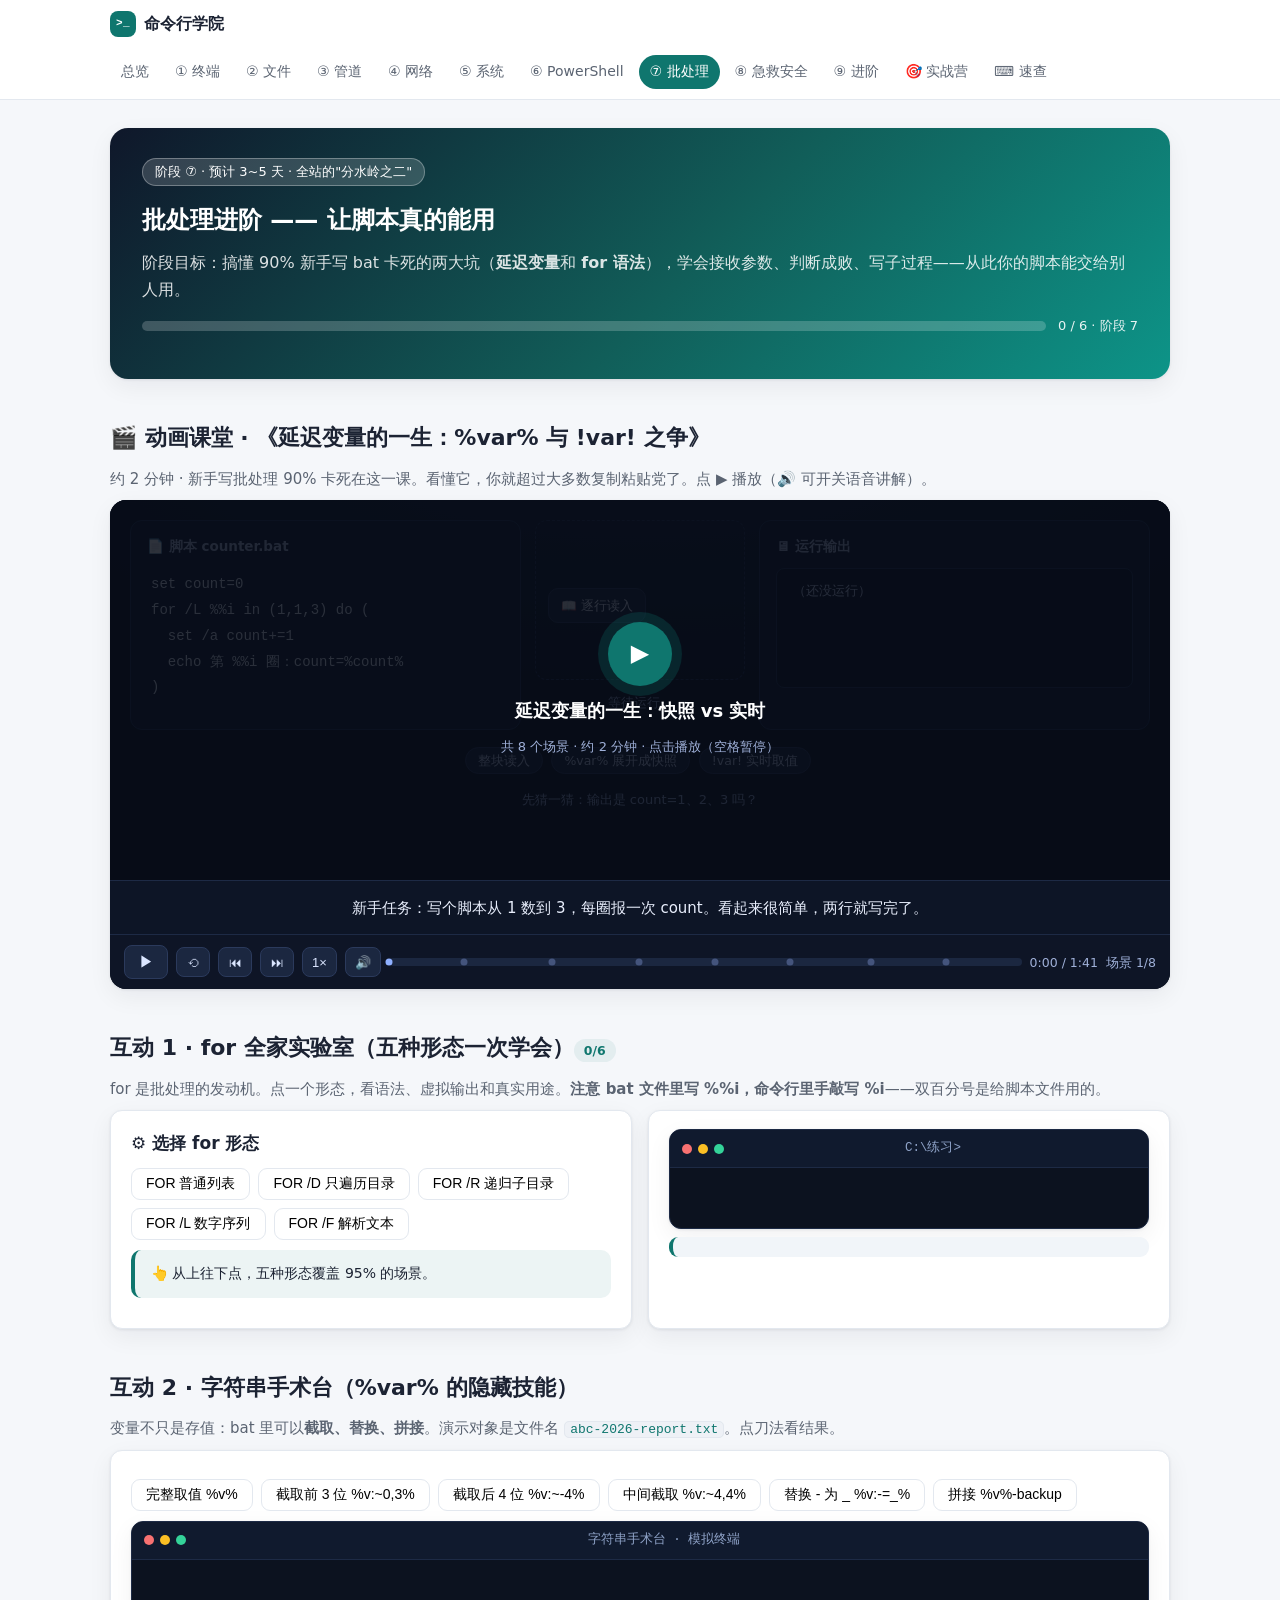
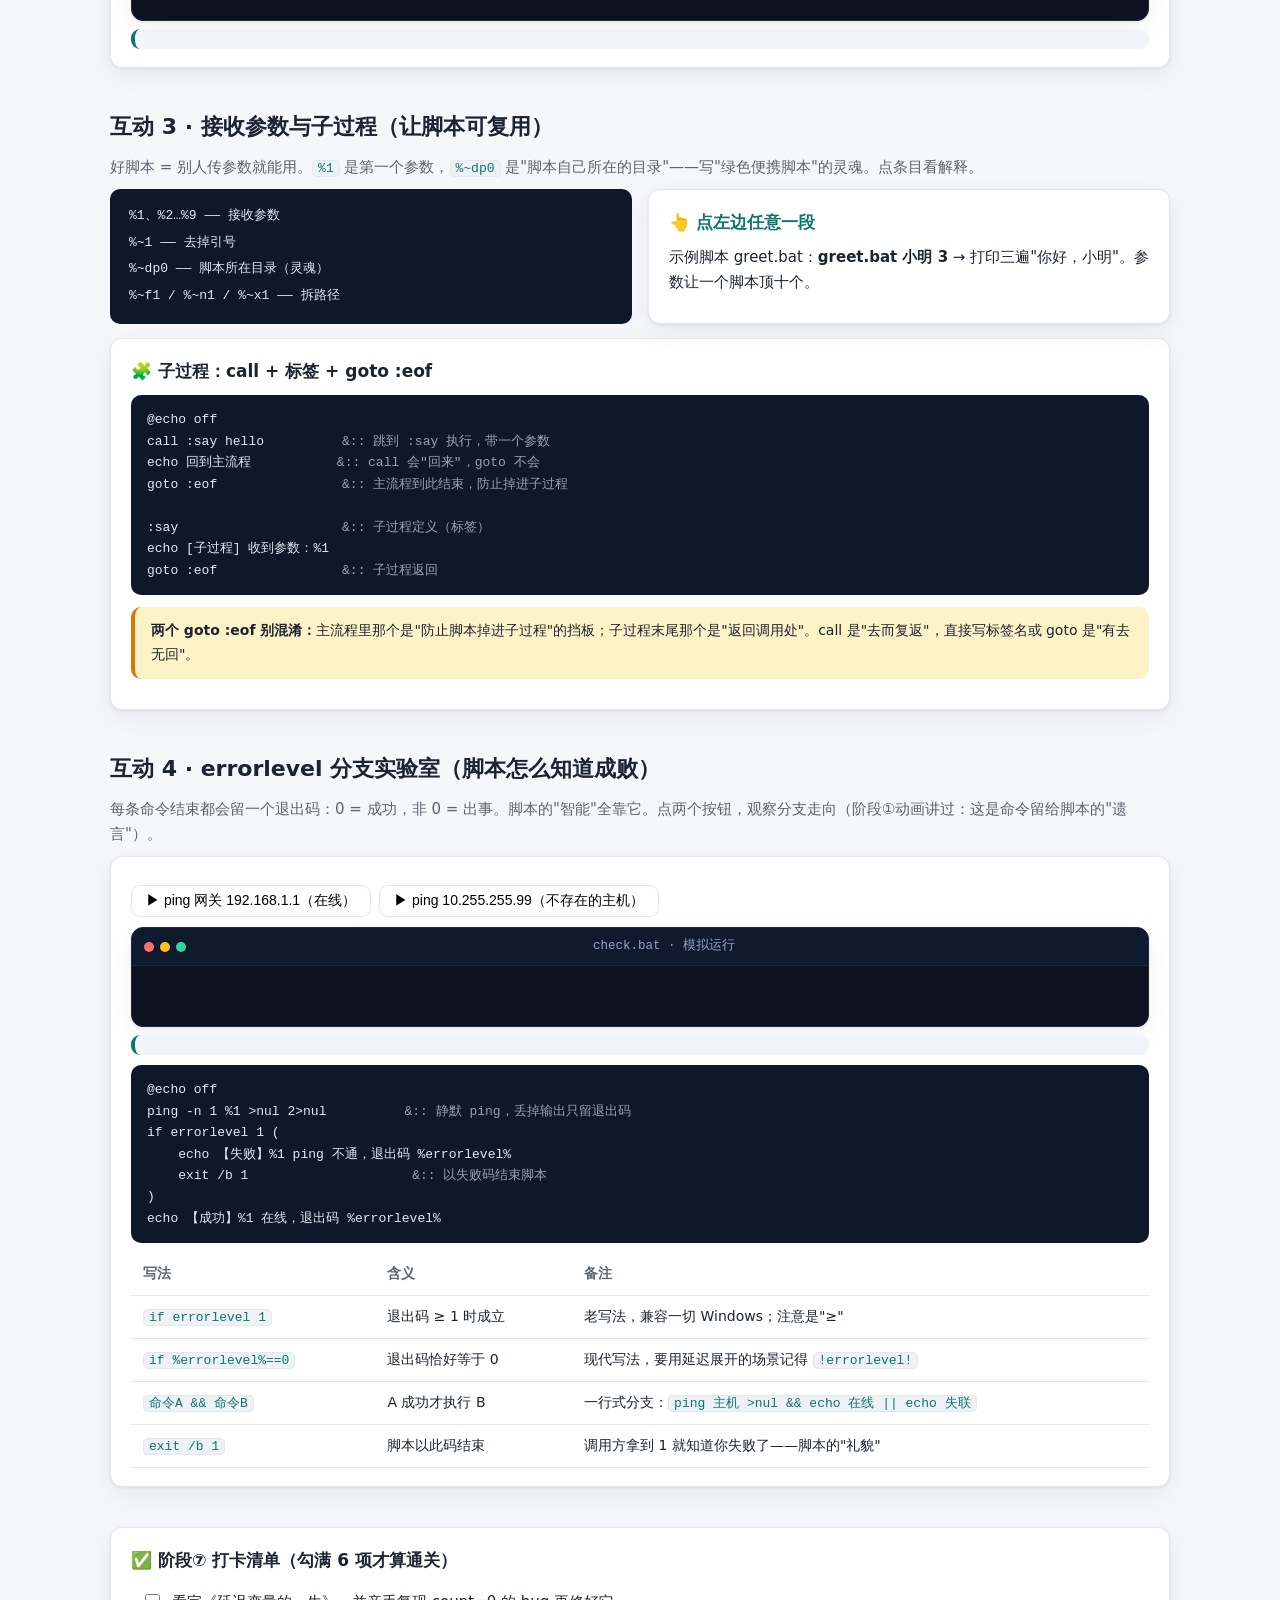
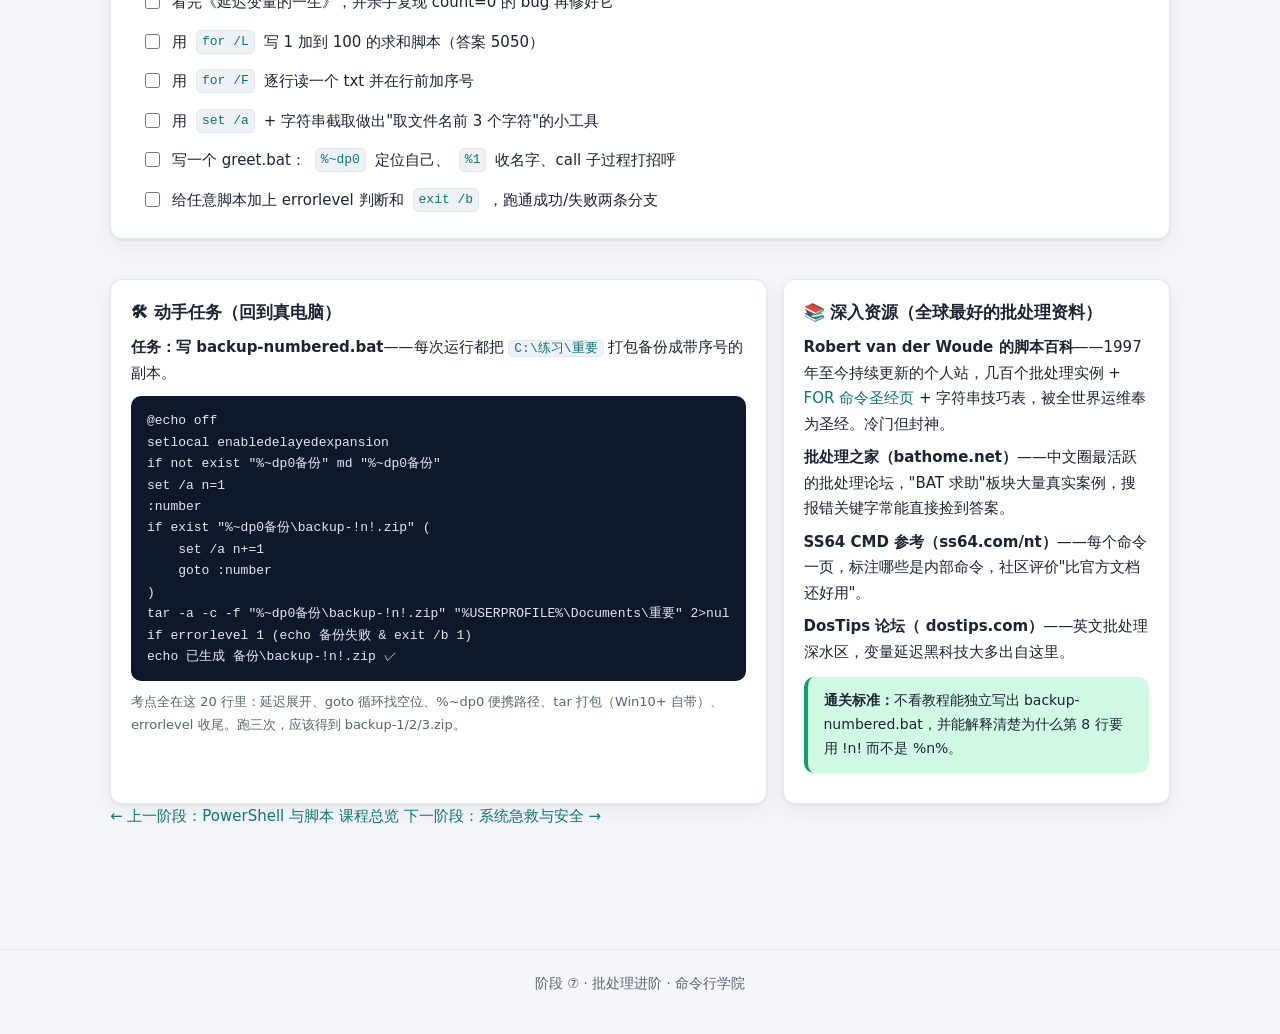
<file: stage7.html>
<!DOCTYPE html>
<html lang="zh-CN">
<head>
<meta charset="UTF-8">
<meta name="viewport" content="width=device-width, initial-scale=1.0">
<title>阶段⑦ 批处理进阶 —— 让脚本真的能用 · 命令行学院</title>
<link rel="stylesheet" href="assets/style.css">
</head>
<body>

<header class="topbar">
  <div class="bar">
    <span class="brand"><span class="logo">&gt;_</span>命令行学院</span>
    <nav class="nav">
      <a href="index.html">总览</a>
      <a href="stage1.html">① 终端</a>
      <a href="stage2.html">② 文件</a>
      <a href="stage3.html">③ 管道</a>
      <a href="stage4.html">④ 网络</a>
      <a href="stage5.html">⑤ 系统</a>
      <a href="stage6.html">⑥ PowerShell</a>
      <a href="stage7.html">⑦ 批处理</a>
      <a href="stage8.html">⑧ 急救安全</a>
      <a href="stage9.html">⑨ 进阶</a>
      <a href="projects.html">🎯 实战营</a>
      <a href="cheatsheet.html">⌨ 速查</a>
    </nav>
  </div>
</header>

<main class="wrap">

  <section class="hero" style="padding:30px 32px">
    <span class="tag">阶段 ⑦ · 预计 3~5 天 · 全站的"分水岭之二"</span>
    <h1 style="font-size:24px">批处理进阶 —— 让脚本真的能用</h1>
    <p class="lead">阶段目标：搞懂 90% 新手写 bat 卡死的两大坑（<b>延迟变量</b>和 <b>for 语法</b>），学会接收参数、判断成败、写子过程——从此你的脚本能交给别人用。</p>
    <div class="pwrap">
      <div class="progress"><div class="fill" data-progress-bar="7"></div></div>
      <span class="plabel" data-progress-label="7"></span>
    </div>
  </section>

  <!-- ============ 动画课堂：延迟变量的一生 ============ -->
  <section class="section">
    <h2>🎬 动画课堂 · 《延迟变量的一生：%var% 与 !var! 之争》</h2>
    <p class="muted">约 2 分钟 · 新手写批处理 90% 卡死在这一课。看懂它，你就超过大多数复制粘贴党了。点 ▶ 播放（🔊 可开关语音讲解）。</p>
    <div class="lesson" id="lesson7">
      <div class="screen"><div class="theater" id="th7">
        <div class="row">
          <div class="panel col" id="p7-l"><h4>📄 脚本 counter.bat</h4>
            <pre class="p7-code" data-dyn id="p7-code"></pre>
          </div>
          <div class="col" style="flex:0 0 210px;max-width:210px">
            <div class="th-pipe">
              <div class="env" id="p7-env" data-fx>📖 逐行读入</div>
            </div>
            <div class="note" data-dyn id="p7-mid"></div>
          </div>
          <div class="panel col" id="p7-r"><h4>🖥 运行输出</h4>
            <div class="th-screen" data-dyn id="p7-out"></div>
          </div>
        </div>
        <div class="center-x" style="margin-top:14px">
          <span class="pill" id="p7-read">整块读入</span>
          <span class="pill" id="p7-exp">%var% 展开成快照</span>
          <span class="pill" id="p7-fix">!var! 实时取值</span>
        </div>
        <div class="note" data-dyn id="p7-note"></div>
      </div></div>
    </div>
  </section>
  <script src="assets/lesson-player.js"></script>
  <script>
  (function () {
    var CODE = [
      'set count=0',
      'for /L %%i in (1,1,3) do (',
      '  set /a count+=1',
      '  echo 第 %%i 圈：count=%count%',
      ')'
    ];
    var CODE2 = [
      'setlocal enabledelayedexpansion',
      'set count=0',
      'for /L %%i in (1,1,3) do (',
      '  set /a count+=1',
      '  echo 第 %%i 圈：count=!count!',
      ')'
    ];
    var g = function (r, id) { return r.querySelector('#' + id); };
    function lines(r, id, arr, hl) {
      g(r, id).innerHTML = arr.map(function (l, i) {
        return '<div class="ln' + (hl === i ? ' on' : '') + '">' + (l || '&nbsp;') + '</div>';
      }).join('');
    }
    function out(r, arr, hl) {
      g(r, 'p7-out').innerHTML = arr.map(function (l, i) {
        return '<div class="ln' + (hl === i ? ' on' : '') + '">' + l + '</div>';
      }).join('');
    }
    var S = [
      { d: 12, cap: '新手任务：写个脚本从 1 数到 3，每圈报一次 count。看起来很简单，两行就写完了。', a: function (t) { lines(t, 'p7-code', CODE, -1); g(t, 'p7-mid').textContent = '等待运行…'; out(t, ['（还没运行）']); g(t, 'p7-env').textContent = '📖 逐行读入'; g(t, 'p7-note').textContent = '先猜一猜：输出是 count=1、2、3 吗？'; } },
      { d: 14, cap: '但 cmd 读脚本的方式很特别：碰到 for 和它后面的整个括号块，会一口气全部读入，当成"一条语句"。', a: function (t) { lines(t, 'p7-code', CODE, 1); g(t, 'p7-mid').textContent = '整个括号块被一口气读入！'; g(t, 'p7-note').textContent = '关键规则：变量展开发生在"读入这一行"的瞬间，不是执行时。'; g(t, 'p7-env').textContent = '📦 整块读入'; }, cls: { 'p7-read': 'on', 'p7-l': 'on' } },
      { d: 14, cap: '读入瞬间，cmd 把 %count% 替换成它"此刻"的值——0。替完才运行。循环里 set 改的只是内存里的真值，但文本早就写死成 0 了。', a: function (t) { lines(t, 'p7-code', CODE, 3); g(t, 'p7-mid').textContent = 'echo 行里的 %count% → 0（快照定格）'; g(t, 'p7-note').textContent = '这就是 %var% 的本质：读入时展开 = 拍快照。'; }, cls: { 'p7-read': 'good', 'p7-exp': 'on' } },
      { d: 12, cap: '运行验证：count 明明每圈 +1，屏幕上却永远是 0。不是 bug，是快照太"忠实"。', a: function (t) { lines(t, 'p7-code', CODE, 3); out(t, ['第 1 圈：count=0', '第 2 圈：count=0', '第 3 圈：count=0']); g(t, 'p7-note').textContent = '新手最崩溃的时刻。罪魁祸首：读入时展开。'; g(t, 'p7-env').textContent = '🔥 运行中'; }, cls: { 'p7-exp': 'warn' } },
      { d: 12, cap: '药方第一步：脚本开头加 setlocal enabledelayedexpansion，开启"延迟展开"模式。', a: function (t) { lines(t, 'p7-code', CODE2, 0); out(t, ['（还没运行）']); g(t, 'p7-mid').textContent = '开启延迟展开 ✓'; g(t, 'p7-note').textContent = 'setlocal 还有副作用：之后的 set 不会污染系统环境变量，脚本能"善始善终"。'; g(t, 'p7-env').textContent = '🔧 延迟模式'; }, cls: { 'p7-fix': 'on' } },
      { d: 13, cap: '药方第二步：把要"实时取值"的 %count% 写成 !count!。感叹号告诉 cmd：这个别在读入时替换，执行到再说。', a: function (t) { lines(t, 'p7-code', CODE2, 4); g(t, 'p7-mid').textContent = '%count% → !count!（实时取值）'; g(t, 'p7-note').textContent = '口诀：%var% 是快照，!var! 是实时。'; }, cls: { 'p7-fix': 'good' } },
      { d: 12, cap: '再跑一次：1、2、3 一次不少。延迟展开只在循环/括号块内需要，普通行用 %var% 就够了。', a: function (t) { lines(t, 'p7-code', CODE2, 4); out(t, ['第 1 圈：count=1', '第 2 圈：count=2', '第 3 圈：count=3'], 2); g(t, 'p7-note').textContent = '脚本结束记得 endlocal（不加也会在脚本结束时自动生效）。'; }, cls: { 'p7-l': 'good', 'p7-r': 'on' } },
      { d: 12, cap: '一集记住三件事：① for/括号块整块读入 ② %var% 读入时展开成快照 ③ 循环内要用变化值就开延迟展开用 !var!。去下面的实验室亲手复现这个 bug！', a: function (t) { g(t, 'p7-mid').textContent = '懂了就往下练 ✓'; g(t, 'p7-note').textContent = '▼ 往下滚动，先在实验室里复现 bug 再修好它'; }, cls: { 'p7-read': 'good', 'p7-exp': 'good', 'p7-fix': 'good' } }
    ];
    new LessonPlayer({ root: '#lesson7', title: '延迟变量的一生：快照 vs 实时', scenes: S });
  })();
  </script>

  <!-- ============ 互动1：for 全家实验室 ============ -->
  <section class="section">
    <h2>互动 1 · for 全家实验室（五种形态一次学会）<span class="chip" data-stage-progress="7"></span></h2>
    <p class="muted">for 是批处理的发动机。点一个形态，看语法、虚拟输出和真实用途。<b>注意 bat 文件里写 %%i，命令行里手敲写 %i</b>——双百分号是给脚本文件用的。</p>
    <div class="lab-grid">
      <div class="card">
        <h3>⚙ 选择 for 形态</h3>
        <div class="opts" id="fo-btns"></div>
        <div class="callout info" id="fo-tip" style="margin-top:10px">👆 从上往下点，五种形态覆盖 95% 的场景。</div>
      </div>
      <div class="card">
        <div class="term">
          <div class="term-bar">
            <span class="tdot" style="background:#f87171"></span><span class="tdot" style="background:#fbbf24"></span><span class="tdot" style="background:#34d399"></span>
            <span class="ttitle" id="fo-cmd">C:\练习&gt;</span>
          </div>
          <div class="term-body" id="fo-out"></div>
        </div>
        <div class="explain" id="fo-exp"></div>
      </div>
    </div>
  </section>

  <!-- ============ 互动2：字符串手术台 ============ -->
  <section class="section">
    <h2>互动 2 · 字符串手术台（%var% 的隐藏技能）</h2>
    <p class="muted">变量不只是存值：bat 里可以<b>截取、替换、拼接</b>。演示对象是文件名 <code class="inline">abc-2026-report.txt</code>。点刀法看结果。</p>
    <div class="card">
      <div class="opts" id="st-btns"></div>
      <div class="term" style="margin-top:10px">
        <div class="term-bar">
          <span class="tdot" style="background:#f87171"></span><span class="tdot" style="background:#fbbf24"></span><span class="tdot" style="background:#34d399"></span>
          <span class="ttitle">字符串手术台 · 模拟终端</span>
        </div>
        <div class="term-body" id="st-out"></div>
      </div>
      <div class="explain" id="st-exp"></div>
    </div>
  </section>

  <!-- ============ 互动3：参数与子过程 ============ -->
  <section class="section">
    <h2>互动 3 · 接收参数与子过程（让脚本可复用）</h2>
    <p class="muted">好脚本 = 别人传参数就能用。<code class="inline">%1</code> 是第一个参数，<code class="inline">%~dp0</code> 是"脚本自己所在的目录"——写"绿色便携脚本"的灵魂。点条目看解释。</p>
    <div class="lab-grid">
      <div class="anat-box" id="pa-src"></div>
      <div class="card">
        <h3 id="pa-title" style="color:var(--brand)">👆 点左边任意一段</h3>
        <p id="pa-desc">示例脚本 greet.bat：<b>greet.bat 小明 3</b> → 打印三遍"你好，小明"。参数让一个脚本顶十个。</p>
        <pre class="code" id="pa-code" hidden></pre>
      </div>
    </div>
    <div class="card" style="margin-top:14px">
      <h3>🧩 子过程：call + 标签 + goto :eof</h3>
      <pre class="code">@echo off
call :say hello          <span class="cm">&amp;:: 跳到 :say 执行，带一个参数</span>
echo 回到主流程           <span class="cm">&amp;:: call 会"回来"，goto 不会</span>
goto :eof                <span class="cm">&amp;:: 主流程到此结束，防止掉进子过程</span>

:say                     <span class="cm">&amp;:: 子过程定义（标签）</span>
echo [子过程] 收到参数：%1
goto :eof                <span class="cm">&amp;:: 子过程返回</span></pre>
      <div class="callout warn"><b>两个 goto :eof 别混淆：</b>主流程里那个是"防止脚本掉进子过程"的挡板；子过程末尾那个是"返回调用处"。call 是"去而复返"，直接写标签名或 goto 是"有去无回"。</div>
    </div>
  </section>

  <!-- ============ 互动4：errorlevel 分支实验室 ============ -->
  <section class="section">
    <h2>互动 4 · errorlevel 分支实验室（脚本怎么知道成败）</h2>
    <p class="muted">每条命令结束都会留一个退出码：0 = 成功，非 0 = 出事。脚本的"智能"全靠它。点两个按钮，观察分支走向（阶段①动画讲过：这是命令留给脚本的"遗言"）。</p>
    <div class="card">
      <div class="opts" id="el-btns"></div>
      <div class="term" style="margin-top:10px">
        <div class="term-bar">
          <span class="tdot" style="background:#f87171"></span><span class="tdot" style="background:#fbbf24"></span><span class="tdot" style="background:#34d399"></span>
          <span class="ttitle">check.bat · 模拟运行</span>
        </div>
        <div class="term-body" id="el-out"></div>
      </div>
      <div class="explain" id="el-exp"></div>
      <pre class="code" style="margin-top:10px">@echo off
ping -n 1 %1 &gt;nul 2&gt;nul          <span class="cm">&amp;:: 静默 ping，丢掉输出只留退出码</span>
if errorlevel 1 (
    echo 【失败】%1 ping 不通，退出码 %errorlevel%
    exit /b 1                     <span class="cm">&amp;:: 以失败码结束脚本</span>
)
echo 【成功】%1 在线，退出码 %errorlevel%
</pre>
      <table class="tbl" style="margin-top:8px">
        <thead><tr><th>写法</th><th>含义</th><th>备注</th></tr></thead>
        <tbody>
          <tr><td><code class="inline">if errorlevel 1</code></td><td>退出码 ≥ 1 时成立</td><td>老写法，兼容一切 Windows；注意是"≥"</td></tr>
          <tr><td><code class="inline">if %errorlevel%==0</code></td><td>退出码恰好等于 0</td><td>现代写法，要用延迟展开的场景记得 <code class="inline">!errorlevel!</code></td></tr>
          <tr><td><code class="inline">命令A &amp;&amp; 命令B</code></td><td>A 成功才执行 B</td><td>一行式分支：<code class="inline">ping 主机 &gt;nul &amp;&amp; echo 在线 || echo 失联</code></td></tr>
          <tr><td><code class="inline">exit /b 1</code></td><td>脚本以此码结束</td><td>调用方拿到 1 就知道你失败了——脚本的"礼貌"</td></tr>
        </tbody>
      </table>
    </div>
  </section>

  <!-- ============ 打卡清单 ============ -->
  <section class="section">
    <div class="card check">
      <h3>✅ 阶段⑦ 打卡清单（勾满 6 项才算通关）</h3>
      <label><input type="checkbox" id="s7-1" data-persist> 看完《延迟变量的一生》，并亲手复现 count=0 的 bug 再修好它</label>
      <label><input type="checkbox" id="s7-2" data-persist> 用 <code class="inline">for /L</code> 写 1 加到 100 的求和脚本（答案 5050）</label>
      <label><input type="checkbox" id="s7-3" data-persist> 用 <code class="inline">for /F</code> 逐行读一个 txt 并在行前加序号</label>
      <label><input type="checkbox" id="s7-4" data-persist> 用 <code class="inline">set /a</code> + 字符串截取做出"取文件名前 3 个字符"的小工具</label>
      <label><input type="checkbox" id="s7-5" data-persist> 写一个 greet.bat：<code class="inline">%~dp0</code> 定位自己、<code class="inline">%1</code> 收名字、call 子过程打招呼</label>
      <label><input type="checkbox" id="s7-6" data-persist> 给任意脚本加上 errorlevel 判断和 <code class="inline">exit /b</code>，跑通成功/失败两条分支</label>
    </div>
  </section>

  <!-- ============ 动手任务 + 资源 ============ -->
  <section class="section">
    <div class="grid g2">
      <div class="card">
        <h3>🛠 动手任务（回到真电脑）</h3>
        <p><b>任务：写 backup-numbered.bat</b>——每次运行都把 <code class="inline">C:\练习\重要</code> 打包备份成带序号的副本。</p>
        <pre class="code">@echo off
setlocal enabledelayedexpansion
if not exist "%~dp0备份" md "%~dp0备份"
set /a n=1
:number
if exist "%~dp0备份\backup-!n!.zip" (
    set /a n+=1
    goto :number
)
tar -a -c -f "%~dp0备份\backup-!n!.zip" "%USERPROFILE%\Documents\重要" 2&gt;nul
if errorlevel 1 (echo 备份失败 &amp; exit /b 1)
echo 已生成 备份\backup-!n!.zip ✓</pre>
        <p class="muted" style="font-size:13px">考点全在这 20 行里：延迟展开、goto 循环找空位、%~dp0 便携路径、tar 打包（Win10+ 自带）、errorlevel 收尾。跑三次，应该得到 backup-1/2/3.zip。</p>
      </div>
      <div class="card">
        <h3>📚 深入资源（全球最好的批处理资料）</h3>
        <p><b>Robert van der Woude 的脚本百科</b>——1997 年至今持续更新的个人站，几百个批处理实例 + <a href="https://www.robvanderwoude.com/for.php" target="_blank" rel="noopener">FOR 命令圣经页</a> + 字符串技巧表，被全世界运维奉为圣经。冷门但封神。</p>
        <p><b>批处理之家（bathome.net）</b>——中文圈最活跃的批处理论坛，"BAT 求助"板块大量真实案例，搜报错关键字常能直接捡到答案。</p>
        <p><b>SS64 CMD 参考（ss64.com/nt）</b>——每个命令一页，标注哪些是内部命令，社区评价"比官方文档还好用"。</p>
        <p><b>DosTips 论坛（ dostips.com）</b>——英文批处理深水区，变量延迟黑科技大多出自这里。</p>
        <div class="callout ok"><b>通关标准：</b>不看教程能独立写出 backup-numbered.bat，并能解释清楚为什么第 8 行要用 !n! 而不是 %n%。</div>
      </div>
    </div>
  </section>

  <div class="pager">
    <a href="stage6.html">← 上一阶段：PowerShell 与脚本</a>
    <a href="index.html">课程总览</a>
    <a href="stage8.html">下一阶段：系统急救与安全 →</a>
  </div>
</main>

<footer class="foot">阶段 ⑦ · 批处理进阶 · 命令行学院</footer>
<script src="assets/app.js"></script>
<script src="assets/guard.js"></script>
<script>
(function () {
  function esc(s) { return String(s).replace(/&/g, '&amp;').replace(/</g, '&lt;').replace(/>/g, '&gt;'); }

  /* ============ 互动1：for 全家实验室 ============ */
  (function () {
    var MODES = [
      { n: 'FOR 普通列表', cmd: 'for %i in (苹果 香蕉 橘子) do echo 水果：%i',
        out: ['水果：苹果', '水果：香蕉', '水果：橘子'],
        tip: '<b>普通列表</b>：对括号里的每个元素跑一遍命令。元素也可以是通配符文件名（如 *.jpg），此时叫"文件遍历"。命令行里写 <code class="inline">%i</code>，bat 文件里要写 <code class="inline">%%i</code>。' },
      { n: 'FOR /D 只遍历目录', cmd: 'for /d %i in (C:\\练习\\*) do echo 目录：%i',
        out: ['目录：C:\\练习\\备份', '目录：C:\\练习\\照片', '目录：C:\\练习\\文档'],
        tip: '<b>/D</b>：只匹配<b>目录</b>不匹配文件。配合通配符 <code class="inline">*</code> 可以列出某路径下所有一级子目录——"给每个项目文件夹都执行一次某命令"的标配。' },
      { n: 'FOR /R 递归子目录', cmd: 'for /r C:\\练习 %i in (*.log) do echo 找到：%i',
        out: ['找到：C:\\练习\\日志\\app.log', '找到：C:\\练习\\日志\\2026\\app-1018.log', '找到：C:\\练习\\备份\\logs\\install.log'],
        tip: '<b>/R 根路径</b>：递归钻进所有子目录找文件。<code class="inline">for /r %i in (*.tmp) do @del "%i"</code> 一行全盘清 tmp——威力大，跑之前先 echo 看看会删什么。' },
      { n: 'FOR /L 数字序列', cmd: 'for /L %i in (1,2,9) do echo 第 %i 步',
        out: ['第 1 步', '第 3 步', '第 5 步', '第 7 步', '第 9 步'],
        tip: '<b>/L</b>：(起点,步长,终点) 的数字循环，像 C 语言的 for(i=1; i&lt;=9; i+=2)。倒着数就写负步长 <code class="inline">(3,-1,1)</code>。' },
      { n: 'FOR /F 解析文本', cmd: 'for /f "tokens=1-3 delims=," %a in (成绩.csv) do echo 姓名=%a 语文=%b 数学=%c',
        out: ['姓名=张三 语文=92 数学=88', '姓名=李四 语文=79 数学=95'],
        tip: '<b>/F</b>：把文件（或命令输出）当表格拆字段。tokens 指定取第几列，delims 指定分隔符，%a 起往后自动分配 %b %c…解析日志、CSV、<code class="inline">dir</code> 输出的神器。加 <code class="inline">"usebackq"</code> 可读带引号路径；<code class="inline">for /f %i in (\'命令\') do …</code> 直接解析命令输出。' }
    ];
    var btns = document.getElementById('fo-btns');
    var cmdEl = document.getElementById('fo-cmd');
    var outEl = document.getElementById('fo-out');
    var expEl = document.getElementById('fo-exp');
    MODES.forEach(function (m, i) {
      var b = document.createElement('button');
      b.className = 'opt';
      b.type = 'button';
      b.textContent = m.n;
      b.addEventListener('click', function () {
        btns.querySelectorAll('.opt').forEach(function (x) { x.classList.remove('correct'); });
        b.classList.add('correct');
        cmdEl.innerHTML = 'C:\\练习&gt; ' + esc(m.cmd);
        outEl.innerHTML = m.out.map(function (l) { return '<div>' + esc(l) + '</div>'; }).join('');
        expEl.innerHTML = m.tip;
      });
      btns.appendChild(b);
    });
  })();

  /* ============ 互动2：字符串手术台 ============ */
  (function () {
    var V = 'abc-2026-report.txt';
    var KNIVES = [
      { n: '完整取值 %v%', code: 'set v=abc-2026-report.txt&echo %v%', out: 'abc-2026-report.txt', exp: '最普通的取值。注意 <code class="inline">set v=值</code> 等号两边<b>不要加空格</b>（空格会被算进值里，新手头号暗坑）。' },
      { n: '截取前 3 位 %v:~0,3%', code: 'echo %v:~0,3%', out: 'abc', exp: '<b>~起点,长度</b>：从第 0 位开始截 3 个字符。做"按编号前缀分组"时常用。' },
      { n: '截取后 4 位 %v:~-4%', code: 'echo %v:~-4%', out: '.txt', exp: '负数起点 = 从尾部数。<code class="inline">~-4</code> 是倒数第 4 个到结尾——不写长度就是"取到最后"。判断扩展名的土办法。' },
      { n: '中间截取 %v:~4,4%', code: 'echo %v:~4,4%', out: '2026', exp: '从第 4 位起截 4 位，正好把年份抠出来。位置从 0 数起，动手数一数 a-b-c---→0,1,2,3。' },
      { n: '替换 - 为 _ %v:-=_%', code: 'echo %v:-=_%', out: 'abc_2026_report.txt', exp: '<b>~旧=新</b>：把变量里的旧串全换成新串（区分大小写）。想把文件名里的空格换成下划线？<code class="inline">ren "%f" "%f: =_%"</code> 一行搞定。' },
      { n: '拼接 %v%-backup', code: 'echo %v%-backup', out: 'abc-2026-report.txt-backup', exp: '拼接不需要任何符号，写在一起就是拼。生成"原文件名+后缀"的新名字就这么简单。' }
    ];
    var btns = document.getElementById('st-btns');
    var outEl = document.getElementById('st-out');
    var expEl = document.getElementById('st-exp');
    KNIVES.forEach(function (k) {
      var b = document.createElement('button');
      b.className = 'opt';
      b.type = 'button';
      b.textContent = k.n;
      b.addEventListener('click', function () {
        outEl.innerHTML = '<div><span class="pr">C:\\练习&gt;</span> ' + esc(k.code) + '</div><div>' + esc(k.out) + '</div>';
        expEl.innerHTML = '<b> ' + k.n.split(' ')[1] + '</b> —— ' + k.exp;
      });
      btns.appendChild(b);
    });
  })();

  /* ============ 互动3：参数与子过程 ============ */
  (function () {
    var ITEMS = [
      { t: '%1、%2…%9 —— 接收参数', code: '@echo off\necho 第一个参数：%1\necho 第二个参数：%2', exp: '运行 <b>greet.bat 小明 3</b> 时，%1 = 小明，%2 = 3。超过 9 个用 <code class="inline">shift</code> 把参数整体左移再接一轮。%0 是脚本自己的名字。' },
      { t: '%~1 —— 去掉引号', code: 'echo 收到：%~1', exp: '用户可能写 <b>greet.bat "小明"</b>，%~1 自动把引号剥掉。凡是要把参数拼进路径的，一律用 ~ 版本防引号套引号。' },
      { t: '%~dp0 —— 脚本所在目录（灵魂）', code: 'cd /d %~dp0\necho 我住在：%~dp0', exp: '<b>d</b>=盘符，<b>p</b>=路径，<b>0</b>=脚本自己。<code class="inline">%~dp0</code> 让脚本永远能找到自己旁边的文件——哪怕快捷方式从天南海北启动它。绿色便携脚本的标配第一行：<code class="inline">cd /d %~dp0</code>。' },
      { t: '%~f1 / %~n1 / %~x1 —— 拆路径', code: 'echo 全路径:%~f1\necho 文件名:%~n1  扩展名:%~x1', exp: '传进一个 C:\\日志\\app.log，%~f1 补全成绝对路径，%~n1 抠出 app，%~x1 抠出 .log。处理"拖进来的文件"时是三件套。' }
    ];
    var src = document.getElementById('pa-src');
    var title = document.getElementById('pa-title');
    var desc = document.getElementById('pa-desc');
    var code = document.getElementById('pa-code');
    ITEMS.forEach(function (it, i) {
      var d = document.createElement('div');
      d.className = 'anat';
      d.textContent = it.t;
      d.addEventListener('click', function () {
        src.querySelectorAll('.anat').forEach(function (x) { x.classList.remove('on'); });
        d.classList.add('on');
        title.textContent = it.t;
        desc.innerHTML = it.exp;
        code.hidden = false;
        code.innerHTML = it.code.split('\n').map(function (l) {
          return '<span class="ln">' + esc(l) + '</span>';
        }).join('');
      });
      src.appendChild(d);
    });
  })();

  /* ============ 互动4：errorlevel 分支实验室 ============ */
  (function () {
    var CASES = [
      { n: '▶ ping 网关 192.168.1.1（在线）', out: [
        'C:\\练习&gt; ping -n 1 192.168.1.1 &gt;nul 2&gt;nul',
        'C:\\练习&gt; if errorlevel 1 (…分支判断…)',
        '【成功】192.168.1.1 在线，退出码 0',
        '→ if errorlevel 1 不成立，走成功分支'
      ], exp: '退出码 0，<code class="inline">if errorlevel 1</code>（≥1 才成立）为假 → 打印【成功】。脚本继续往下跑。' },
      { n: '▶ ping 10.255.255.99（不存在的主机）', out: [
        'C:\\练习&gt; ping -n 1 10.255.255.99 &gt;nul 2&gt;nul',
        'C:\\练习&gt; if errorlevel 1 (…分支判断…)',
        '【失败】10.255.255.99 ping 不通，退出码 1',
        '→ exit /b 1，脚本以失败状态结束'
      ], exp: '退出码 1 → 失败分支 + <code class="inline">exit /b 1</code>。别小看这个 1：别的脚本/计划任务调用你的脚本时，就靠它判断"到底成没成"。' }
    ];
    var btns = document.getElementById('el-btns');
    var outEl = document.getElementById('el-out');
    var expEl = document.getElementById('el-exp');
    CASES.forEach(function (c) {
      var b = document.createElement('button');
      b.className = 'opt';
      b.type = 'button';
      b.textContent = c.n;
      b.addEventListener('click', function () {
        outEl.innerHTML = c.out.map(function (l, i) {
          var cls = i === 0 || i === 1 ? 'pr' : (l.indexOf('【成功】') === 0 ? 'ok' : (l.indexOf('【失败】') === 0 ? 'err' : 'cm'));
          return '<div class="' + cls + '">' + l + '</div>';
        }).join('');
        expEl.innerHTML = c.exp;
      });
      btns.appendChild(b);
    });
  })();
})();
</script>

</body>
</html>
</file>
<file: assets/style.css>
:root {
  --bg: #f5f7fa;
  --panel: #ffffff;
  --ink: #1c2333;
  --muted: #5b6472;
  --line: #e3e8ef;
  --brand: #0f766e;
  --brand-soft: rgba(15, 118, 110, 0.08);
  --brand-ink: #ffffff;
  --green: #0e9f6e;
  --warn: #d97706;
  --danger: #dc2626;
  --yellow: #ca8a04;
  --code-bg: #0f172a;
  --code-ink: #e2e8f0;
  --radius: 12px;
  --shadow: 0 1px 3px rgba(16, 24, 40, .08), 0 8px 24px rgba(16, 24, 40, .06);
}
* { box-sizing: border-box; }
html { scroll-behavior: smooth; }
body {
  margin: 0;
  background: var(--bg);
  color: var(--ink);
  font-family: "Segoe UI", "PingFang SC", "Microsoft YaHei", system-ui, sans-serif;
  font-size: 15px;
  line-height: 1.7;
}
a { color: var(--brand); text-decoration: none; }
a:hover { text-decoration: underline; }
h1 { font-size: 28px; margin: 0 0 8px; }
h2 { font-size: 22px; margin: 0 0 10px; }
h3 { font-size: 17px; margin: 0 0 8px; }
p { margin: 8px 0; }
.muted { color: var(--muted); }
.lead { font-size: 16px; color: var(--muted); margin: 6px 0 0; }

/* ---------- layout ---------- */
.topbar {
  position: sticky; top: 0; z-index: 50;
  background: rgba(255, 255, 255, .92);
  backdrop-filter: blur(8px);
  border-bottom: 1px solid var(--line);
}
.topbar .bar {
  max-width: 1100px; margin: 0 auto; padding: 10px 20px;
  display: flex; align-items: center; gap: 18px; flex-wrap: wrap;
}
.brand { font-weight: 700; font-size: 16px; color: var(--ink); display: flex; align-items: center; gap: 8px; }
.brand .logo {
  width: 26px; height: 26px; border-radius: 8px; background: var(--brand);
  color: #fff; display: inline-flex; align-items: center; justify-content: center;
  font-size: 11px; font-weight: 700; font-family: Consolas, monospace; letter-spacing: .5px;
}
.nav { display: flex; gap: 4px; flex-wrap: wrap; }
.nav a {
  padding: 5px 11px; border-radius: 999px; color: var(--muted); font-size: 14px;
}
.nav a:hover { background: var(--brand-soft); text-decoration: none; color: var(--brand); }
.nav a.active { background: var(--brand); color: #fff; }
.wrap { max-width: 1100px; margin: 0 auto; padding: 28px 20px 60px; }
.section { margin-top: 40px; }
.grid { display: grid; gap: 16px; }
.g2 { grid-template-columns: 1fr 1fr; }
.g3 { grid-template-columns: repeat(3, 1fr); }
@media (max-width: 800px) { .g2, .g3 { grid-template-columns: 1fr; } }

/* ---------- components ---------- */
.card {
  background: var(--panel); border: 1px solid var(--line);
  border-radius: var(--radius); box-shadow: var(--shadow);
  padding: 18px 20px;
}
.card h3 { display: flex; align-items: center; gap: 8px; }
.hero {
  background: linear-gradient(135deg, #0f172a 0%, #115e59 55%, #0d9488 100%);
  color: #fff; border-radius: 18px; padding: 40px 36px; box-shadow: var(--shadow);
}
.hero h1 { color: #fff; }
.hero .lead { color: rgba(255, 255, 255, .85); }
.hero .tag { display: inline-block; background: rgba(255,255,255,.16); border: 1px solid rgba(255,255,255,.3); padding: 2px 12px; border-radius: 999px; font-size: 13px; margin-bottom: 14px; }
.hero .pwrap .progress { background: rgba(255,255,255,.2); }
.hero .plabel { color: rgba(255, 255, 255, .9); }

.chip {
  display: inline-block; background: var(--brand-soft); color: var(--brand);
  border-radius: 999px; padding: 1px 10px; font-size: 12.5px; margin: 2px 4px 2px 0;
}
.btn {
  display: inline-flex; align-items: center; gap: 6px;
  background: var(--panel); color: var(--ink);
  border: 1px solid var(--line); border-radius: 9px;
  padding: 6px 14px; font-size: 14px; cursor: pointer;
}
.btn:hover { border-color: var(--brand); color: var(--brand); }
.btn.primary { background: var(--brand); border-color: var(--brand); color: #fff; }
.btn.primary:hover { opacity: .9; color: #fff; }
.btn:disabled { opacity: .45; cursor: not-allowed; }
.btn.sm { padding: 3px 10px; font-size: 13px; border-radius: 7px; }

.pwrap { display: flex; align-items: center; gap: 12px; margin: 12px 0; }
.progress { flex: 1; height: 10px; background: #e9edf3; border-radius: 999px; overflow: hidden; }
.progress .fill { height: 100%; width: 0; background: var(--brand); border-radius: 999px; transition: width .35s; }
.plabel { font-size: 13px; color: var(--muted); white-space: nowrap; }

.check label {
  display: flex; gap: 9px; align-items: flex-start;
  padding: 7px 10px; border-radius: 9px; cursor: pointer;
}
.check label:hover { background: var(--brand-soft); }
.check input { margin-top: 4px; accent-color: var(--brand); width: 15px; height: 15px; flex: none; }
.check input:checked + span { color: var(--muted); }

pre.code {
  background: var(--code-bg); color: var(--code-ink);
  border-radius: 10px; padding: 14px 16px; overflow-x: auto;
  font-family: Consolas, "Cascadia Code", "Courier New", monospace;
  font-size: 13px; line-height: 1.65; margin: 10px 0;
}
pre.code .cm { color: #94a3b8; }
pre.code .kw { color: #5eead4; }
pre.code .st { color: #fbbf24; }
code.inline {
  background: #eef1f6; border: 1px solid var(--line); border-radius: 5px;
  padding: 0 5px; font-family: Consolas, monospace; font-size: 13px; color: #0f766e;
}
.callout { border-radius: 10px; padding: 12px 16px; margin: 12px 0; font-size: 14px; }
.callout.info { background: var(--brand-soft); border-left: 4px solid var(--brand); }
.callout.warn { background: #fef3c7; border-left: 4px solid var(--warn); }
.callout.ok { background: #d1fae5; border-left: 4px solid var(--green); }

table.tbl { width: 100%; border-collapse: collapse; font-size: 14px; }
table.tbl th, table.tbl td { text-align: left; padding: 9px 12px; border-bottom: 1px solid var(--line); vertical-align: top; }
table.tbl th { color: var(--muted); font-weight: 600; white-space: nowrap; }
table.tbl td code.inline { white-space: nowrap; }

.tabs { display: flex; gap: 6px; flex-wrap: wrap; margin-bottom: 12px; }
.tabs .tab {
  border: 1px solid var(--line); background: var(--panel); color: var(--muted);
  border-radius: 999px; padding: 5px 15px; font-size: 14px; cursor: pointer;
}
.tabs .tab.active { background: var(--brand); border-color: var(--brand); color: #fff; }
.tabpanel[hidden] { display: none; }

details.acc { border: 1px solid var(--line); border-radius: 10px; background: var(--panel); margin-bottom: 10px; overflow: hidden; }
details.acc summary {
  padding: 11px 16px; cursor: pointer; font-weight: 600; list-style: none;
  display: flex; align-items: center; gap: 10px; user-select: none;
}
details.acc summary::-webkit-details-marker { display: none; }
details.acc summary::before { content: "+"; color: var(--brand); font-weight: 700; width: 14px; }
details.acc[open] summary::before { content: "−"; }
details.acc[open] summary { border-bottom: 1px solid var(--line); background: var(--brand-soft); }
details.acc .acc-body { padding: 12px 16px; font-size: 14px; }

.stagecard { position: relative; display: block; }
.stagecard .num {
  width: 34px; height: 34px; border-radius: 10px; background: var(--brand);
  color: #fff; font-weight: 700; display: inline-flex; align-items: center; justify-content: center;
  font-size: 16px; margin-bottom: 10px;
}
.stagecard h3 { display: block; }
.stagecard .go { margin-top: 10px; font-size: 14px; font-weight: 600; }

.flow { display: flex; align-items: center; gap: 6px; flex-wrap: wrap; margin: 14px 0; }
.flow .fnode {
  background: var(--panel); border: 1px solid var(--line); border-radius: 10px;
  padding: 8px 14px; font-size: 13.5px; text-align: center; box-shadow: var(--shadow);
}
.flow .fnode b { display: block; font-size: 14px; }
.flow .farrow { color: var(--brand); font-weight: 700; }

.foot { border-top: 1px solid var(--line); margin-top: 60px; padding: 22px 20px 40px; text-align: center; color: var(--muted); font-size: 13.5px; }

/* ---------- 终端窗口组件 ---------- */
.term { background: #0c121f; border-radius: 12px; overflow: hidden; box-shadow: var(--shadow); border: 1px solid #1d2a45; }
.term-bar { display: flex; align-items: center; gap: 6px; padding: 8px 12px; background: #101a2e; border-bottom: 1px solid #1d2a45; }
.term-bar .tdot { width: 10px; height: 10px; border-radius: 50%; }
.term-bar .ttitle { flex: 1; text-align: center; color: #8fa3c8; font-size: 12.5px; font-family: Consolas, monospace; overflow: hidden; text-overflow: ellipsis; white-space: nowrap; }
.term-body {
  padding: 12px 16px; min-height: 60px; max-height: 380px; overflow-y: auto;
  font-family: Consolas, "Cascadia Code", monospace; font-size: 13px; line-height: 1.7; color: #d7e3f8; white-space: pre-wrap; word-break: break-all;
}
.term-body .pr { color: #5eead4; font-weight: 600; }
.term-body .cm { color: #64748b; }
.term-body .hl { color: #fbbf24; }
.term-body .err { color: #f87171; }
.term-body .ok { color: #4ade80; }
.term-in { display: flex; align-items: center; gap: 8px; padding: 10px 16px; border-top: 1px solid #1d2a45; background: #0e1626; }
.term-in .pr { color: #5eead4; font-family: Consolas, monospace; font-size: 13px; font-weight: 600; white-space: nowrap; }
.term-in input {
  flex: 1; background: transparent; border: none; outline: none; color: #e2e8f0;
  font-family: Consolas, monospace; font-size: 13px;
}
.term-in input::placeholder { color: #475569; }

.kbd {
  display: inline-block; border: 1px solid #cbd5e1; border-bottom-width: 2.5px; border-radius: 6px;
  background: #fff; padding: 0 7px; font-family: Consolas, monospace; font-size: 12.5px; color: var(--ink);
  box-shadow: 0 1px 0 rgba(16,24,40,.04); white-space: nowrap;
}

.tree {
  font-family: Consolas, monospace; font-size: 13px; line-height: 1.8;
  background: var(--code-bg); color: var(--code-ink); border-radius: 10px;
  padding: 14px 18px; overflow-x: auto; white-space: pre;
}
.tree .d { color: #5eead4; font-weight: 600; }
.tree .f { color: #e2e8f0; }
.tree .hidden { color: #64748b; }
.tree .mark { color: #fbbf24; }

/* 命令解剖台 */
.anat { cursor: pointer; border-radius: 4px; padding: 1px 3px; }
.anat:hover { background: var(--brand-soft); }
.anat.on { background: var(--brand-soft); outline: 1px solid var(--brand); }
.anat-box { font-family: Consolas, monospace; font-size: 13px; line-height: 1.9; background: var(--code-bg); color: var(--code-ink); border-radius: 10px; padding: 14px 16px; overflow-x: auto; white-space: pre-wrap; word-break: break-word; }
.anat-box .k { color: #5eead4; }

/* 管道实验室 */
.plstage {
  background: #0d1526; border: 1px solid #233256; border-radius: 10px;
  padding: 8px 12px; font-family: Consolas, monospace; font-size: 12.5px; color: #c9d6f5;
  transition: all .3s; min-width: 130px; text-align: center;
}
.plstage.on { border-color: var(--brand); color: #fff; box-shadow: 0 0 12px rgba(15, 118, 110, .45); }
.plstage .lb { display: block; color: #64748b; font-size: 11px; margin-bottom: 2px; }
.plrow { display: flex; align-items: center; gap: 8px; flex-wrap: wrap; justify-content: center; margin: 10px 0; }
.plarrow { color: var(--brand); font-weight: 700; font-size: 16px; }

/* 输出行高亮 */
.outline-table td.hit { background: var(--brand-soft); }
.ln { display: block; padding: 1px 4px; border-radius: 4px; }
.ln.on { background: var(--brand-soft); outline: 1px solid var(--brand); }

/* 进程表 */
.ptable { width: 100%; border-collapse: collapse; font-family: Consolas, monospace; font-size: 12.5px; }
.ptable th, .ptable td { text-align: left; padding: 6px 10px; border-bottom: 1px solid #1d2a45; }
.ptable th { color: #8fa3c8; font-weight: 600; }
.ptable tbody tr { transition: opacity .5s; color: #d7e3f8; }
.ptable tbody tr.dead { opacity: .28; text-decoration: line-through; }
.ptable tbody tr.pick { background: var(--brand-soft); outline: 1px solid var(--brand); }

/* 决策树 / 排障步骤 */
.dx { display: flex; flex-direction: column; gap: 0; }
.dx-step { position: relative; padding: 0 0 18px 30px; }
.dx-step::before {
  content: ""; position: absolute; left: 9px; top: 6px; bottom: -2px;
  width: 2px; background: var(--line);
}
.dx-step:last-child::before { display: none; }
.dx-step .dot {
  position: absolute; left: 0; top: 4px; width: 20px; height: 20px; border-radius: 50%;
  background: var(--panel); border: 2px solid var(--line); color: var(--muted);
  font-size: 11px; font-weight: 700; display: flex; align-items: center; justify-content: center;
}
.dx-step.done .dot { border-color: var(--green); background: #d1fae5; color: #065f46; }
.dx-step.bad .dot { border-color: var(--danger); background: #fee2e2; color: #991b1b; }
.dx-step.on .dot { border-color: var(--brand); color: var(--brand); }

/* quiz / lab */
.opts { display: flex; flex-wrap: wrap; gap: 8px; margin: 10px 0; }
.opt {
  border: 1px solid var(--line); background: var(--panel); border-radius: 9px;
  padding: 6px 14px; font-size: 14px; cursor: pointer;
}
.opt:hover { border-color: var(--brand); }
.opt.correct { background: #d1fae5; border-color: var(--green); color: #065f46; font-weight: 600; }
.opt.wrong { background: #fee2e2; border-color: var(--danger); color: #991b1b; }
.explain { border-radius: 9px; padding: 10px 14px; font-size: 13.5px; margin-top: 8px; background: #f1f5f9; border-left: 4px solid var(--brand); }
.explain.good { background: #d1fae5; border-left-color: var(--green); }
.explain.bad { background: #fee2e2; border-left-color: var(--danger); }

.lab-grid { display: grid; grid-template-columns: 1fr 1fr; gap: 16px; }
@media (max-width: 800px) { .lab-grid { grid-template-columns: 1fr; } }
.switchline { display: flex; align-items: center; gap: 9px; padding: 7px 4px; cursor: pointer; }
.switchline input { accent-color: var(--brand); width: 16px; height: 16px; }
.switchline .hint { color: var(--muted); font-size: 12.5px; }
.req-view {
  font-family: Consolas, monospace; font-size: 12.5px; background: #f8fafc;
  border: 1px solid var(--line); border-radius: 9px; padding: 10px 14px; white-space: pre-wrap; word-break: break-all;
}

/* stepper / 对照表 */
.stepper { display: flex; gap: 0; margin-bottom: 16px; }
.stepper .st {
  flex: 1; text-align: center; padding: 9px 6px; cursor: pointer;
  border-bottom: 3px solid var(--line); color: var(--muted); font-size: 14px; font-weight: 600;
  background: none; border-top: none; border-left: none; border-right: none;
}
.stepper .st.active { border-bottom-color: var(--brand); color: var(--brand); }
.range-row { display: flex; align-items: center; gap: 12px; margin: 10px 0; }
.range-row label { width: 150px; flex: none; font-size: 14px; }
.range-row .val { width: 70px; font-weight: 700; font-variant-numeric: tabular-nums; }
.range-row input[type="range"] { flex: 1; accent-color: var(--brand); }
input[type="range"] { accent-color: var(--brand); }

/* ---------- 动画课堂播放器 ---------- */
.lesson { background: #0b1220; border-radius: 16px; overflow: hidden; box-shadow: var(--shadow); }
.lesson .screen { position: relative; }
.lesson-cap { background: #0d1526; color: #e8eefc; padding: 12px 22px; text-align: center; font-size: 15px; min-height: 54px; display: flex; align-items: center; justify-content: center; border-top: 1px solid #1d2a45; line-height: 1.6; }
.lesson-chrome { display: flex; align-items: center; gap: 8px; padding: 10px 14px; background: #0e1526; border-top: 1px solid #1d2a45; flex-wrap: wrap; }
.pbtn { background: #1b2740; border: 1px solid #2b3a5c; color: #dbe6ff; border-radius: 8px; min-width: 34px; height: 30px; cursor: pointer; font-size: 13px; padding: 0 9px; }
.pbtn.big { width: 44px; height: 34px; font-size: 15px; }
.pbtn:hover { border-color: var(--brand); }
.lesson .tl { flex: 1; min-width: 160px; height: 8px; background: #1b2740; border-radius: 99px; position: relative; cursor: pointer; }
.lesson .tl .fill { position: absolute; left: 0; top: 0; bottom: 0; width: 0; background: var(--brand); border-radius: 99px; }
.lesson .tl .dot { position: absolute; top: 50%; width: 7px; height: 7px; border-radius: 50%; background: #44547c; transform: translate(-50%, -50%); }
.lesson .tl .dot.past { background: #8fb0ff; }
.lesson .time { font-size: 12.5px; color: #9fb0d8; font-variant-numeric: tabular-nums; white-space: nowrap; }
.lesson .scene-lb { font-size: 12.5px; color: #9fb0d8; white-space: nowrap; }
.lesson-cover { position: absolute; inset: 0; background: rgba(7, 11, 22, .84); display: flex; flex-direction: column; align-items: center; justify-content: center; gap: 10px; cursor: pointer; transition: opacity .4s; z-index: 5; }
.lesson-cover.hide { opacity: 0; pointer-events: none; }
.cover-play { width: 64px; height: 64px; border-radius: 50%; background: var(--brand); color: #fff; display: flex; align-items: center; justify-content: center; font-size: 24px; box-shadow: 0 0 0 10px rgba(15, 118, 110, .25); }
.cover-t { color: #fff; font-weight: 700; font-size: 18px; }
.cover-d { color: #9fb0d8; font-size: 13px; }

/* 剧场通用 */
.theater { position: relative; padding: 20px; min-height: 380px; color: #e6ecfc; font-size: 14px; background: radial-gradient(1200px 500px at 50% -100px, #14203c 0%, #0b1220 60%); }
.theater .panel { background: #111a30; border: 1px solid #233256; border-radius: 12px; padding: 14px 16px; transition: border-color .5s, box-shadow .5s, opacity .5s; }
.theater .panel.on { border-color: var(--brand); box-shadow: 0 0 0 1px rgba(15, 118, 110, .6), 0 0 26px rgba(15, 118, 110, .28); }
.theater .panel.good { border-color: var(--green); box-shadow: 0 0 0 1px rgba(14, 159, 110, .6), 0 0 26px rgba(14, 159, 110, .22); }
.theater .panel.dim { opacity: .4; }
.theater h4 { margin: 0 0 10px; font-size: 13.5px; color: #aebadb; font-weight: 600; }
.theater .pill { display: inline-block; background: #1b2740; border: 1px solid #2b3a5c; border-radius: 999px; padding: 2px 12px; font-size: 12.5px; color: #c9d6f5; margin: 3px 4px 3px 0; transition: all .5s; }
.theater .pill.good { background: #0e3b2e; border-color: var(--green); color: #8ee6c5; }
.theater .pill.bad { background: #3d1420; border-color: var(--danger); color: #ffb3c0; }
.theater .pill.warn { background: #3b2c0e; border-color: var(--warn); color: #ffd98e; }
.theater .pill.on { border-color: var(--brand); color: #fff; box-shadow: 0 0 12px rgba(15, 118, 110, .5); }
.theater .env { display: inline-flex; align-items: center; justify-content: center; background: #1b2740; border: 1px solid #2b3a5c; border-radius: 10px; padding: 6px 12px; font-size: 12.5px; color: #e6ecfc; }
.theater .note { margin-top: 12px; text-align: center; color: #9fb0d8; font-size: 13px; min-height: 20px; }
.theater .row { display: flex; gap: 14px; align-items: stretch; }
.theater .col { flex: 1; min-width: 0; }
.theater .center-x { text-align: center; }
@media (max-width: 800px) { .theater .row { flex-direction: column; } }

.addrbox { background: #0d1526; border: 1px solid #233256; border-radius: 8px; padding: 6px 10px; font-family: Consolas, monospace; font-size: 12.5px; color: #c9d6f5; margin-bottom: 10px; min-height: 32px; word-break: break-all; }
.th-screen { background: #0d1526; border: 1px solid #233256; border-radius: 8px; padding: 10px 12px; min-height: 120px; font-size: 13px; color: #c9d6f5; white-space: pre-line; }
.th-pipe { position: relative; border: 1px dashed #233256; border-radius: 12px; height: 160px; }
.th-pipe .env { position: absolute; left: 6%; top: 42%; transition: left 1.1s ease, opacity .5s; }
.th-code { font-family: Consolas, monospace; font-size: 12px; line-height: 1.75; color: #c9d6f5; white-space: pre-wrap; margin: 0; word-break: break-all; min-height: 130px; }
.th-mono { font-family: Consolas, monospace; font-size: 12.5px; white-space: pre-wrap; color: #c9d6f5; line-height: 1.8; min-height: 150px; word-break: break-all; }
.st-badge { font-size: 24px; font-weight: 800; font-family: Consolas, monospace; min-height: 34px; }
.st-badge.good { color: #4ade80; }
.st-badge.bad { color: #f87171; }
.st-badge.warn { color: #fbbf24; }
.tnode { display: block; background: #1b2740; border: 1px solid #2b3a5c; border-radius: 8px; padding: 3px 10px; font-size: 12.5px; color: #c9d6f5; margin: 4px 0; font-family: Consolas, monospace; transition: all .5s; width: fit-content; }
.tnode.on { border-color: var(--brand); color: #fff; }
.tnode.good { border-color: var(--green); background: #0e3b2e; color: #8ee6c5; }
.tnode.grow { animation: tn-grow .5s both; }
@keyframes tn-grow { from { opacity: 0; transform: translateY(6px); } to { opacity: 1; transform: none; } }
.th-tr { display: flex; justify-content: space-between; gap: 10px; border-bottom: 1px dashed #233256; padding: 5px 2px; font-size: 13px; color: #c9d6f5; min-height: 28px; align-items: center; }
.objcard { display: inline-block; background: #1b2740; border: 1px solid #2b3a5c; border-radius: 9px; padding: 5px 9px; font-family: Consolas, monospace; font-size: 11.5px; color: #c9d6f5; margin: 3px; transition: all .4s; }
.objcard .oname { color: #5eead4; font-weight: 700; }
.objcard .prop { color: #8fa3c8; }
.objcard.on { border-color: var(--brand); box-shadow: 0 0 10px rgba(15,118,110,.4); }
.objcard.drop { opacity: .18; filter: grayscale(1); }

/* 速查表 */
.filter-row { position: sticky; top: 58px; z-index: 40; background: var(--bg); padding: 10px 0; }
.filter-row input {
  width: 100%; padding: 10px 16px; border: 1px solid var(--line); border-radius: 10px;
  font-size: 15px; outline: none; background: var(--panel); box-shadow: var(--shadow);
}
.filter-row input:focus { border-color: var(--brand); }
.cheat table.tbl { margin-bottom: 6px; }
.cheat tbody tr.hide { display: none; }
@media print {
  .topbar, .foot, .filter-row, .noprint { display: none !important; }
  body { background: #fff; }
  .wrap { max-width: 100%; padding: 0; }
  section { page-break-inside: avoid; }
}
</file>
